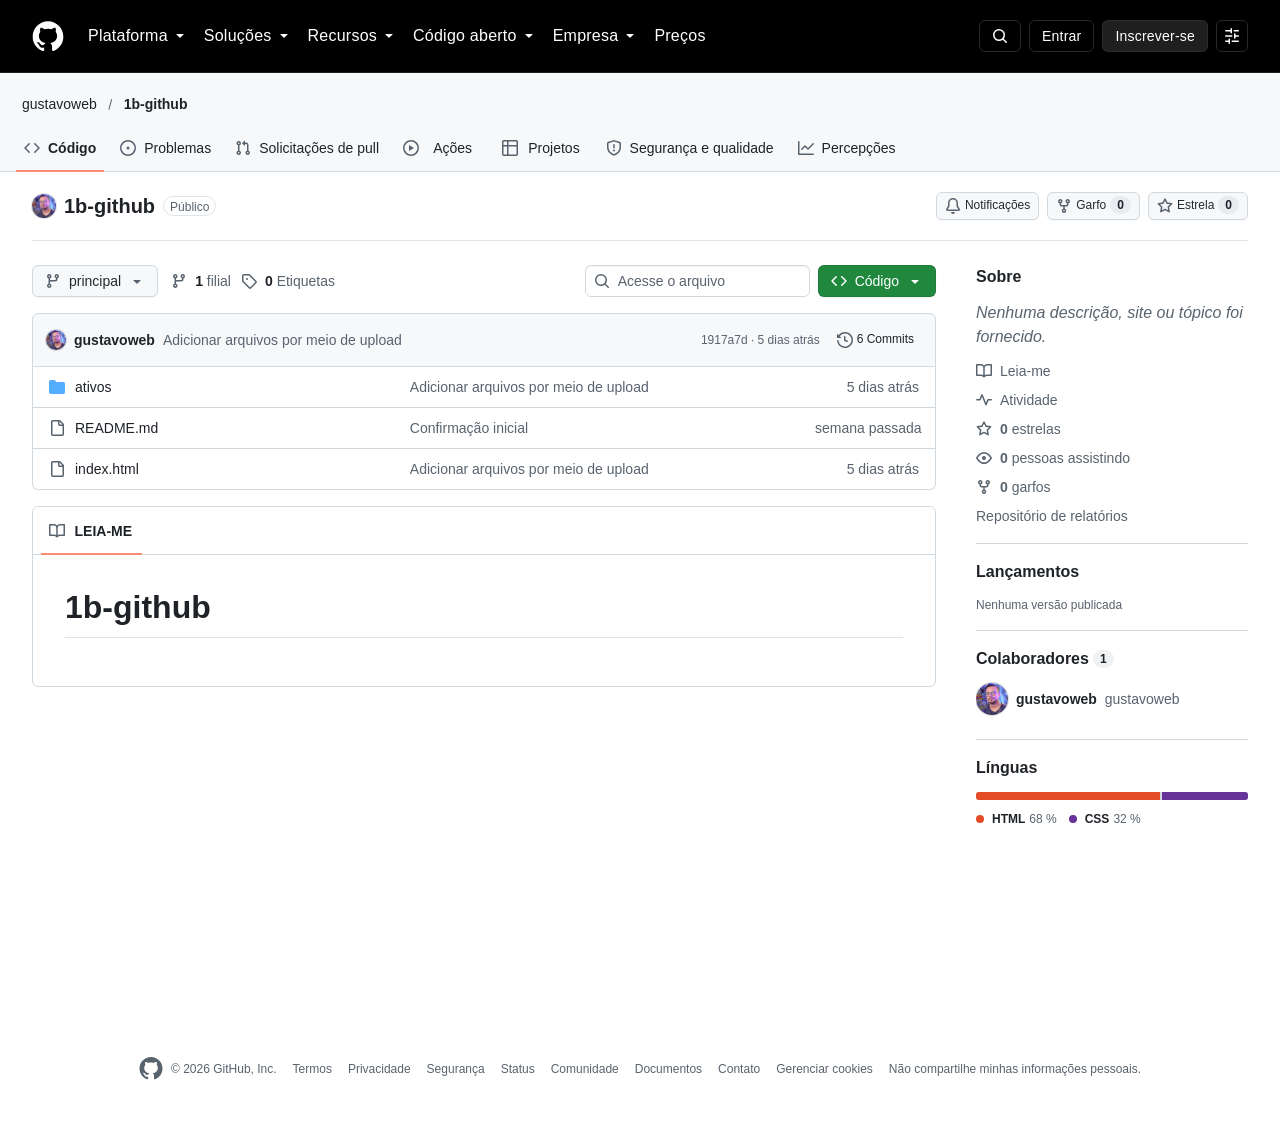
<file: GitHub - gustavoweb_1b-github · GitHub.html>
<!DOCTYPE html>
<!-- saved from url=(0014)about:internet -->
<html lang="pt" data-color-mode="auto" data-light-theme="light" data-dark-theme="dark" data-a11y-animated-images="system" data-a11y-link-underlines="true" data-turbo-loaded="" class="translated-ltr"><head><meta http-equiv="Content-Type" content="text/html; charset=UTF-8"><style type="text/css">.turbo-progress-bar {
  position: fixed;
  display: block;
  top: 0;
  left: 0;
  height: 3px;
  background: #0076ff;
  z-index: 2147483647;
  transition:
    width 300ms ease-out,
    opacity 150ms 150ms ease-in;
  transform: translate3d(0, 0, 0);
}
</style>
    
  <link rel="dns-prefetch" href="https://github.githubassets.com/">
  <link rel="dns-prefetch" href="https://avatars.githubusercontent.com/">
  <link rel="dns-prefetch" href="https://github-cloud.s3.amazonaws.com/">
  <link rel="dns-prefetch" href="https://user-images.githubusercontent.com/">
  <link rel="preconnect" href="https://github.githubassets.com/" crossorigin="">
  <link rel="preconnect" href="https://avatars.githubusercontent.com/">

<script type="importmap">{"imports":{"react":"https://github.githubassets.com/assets/react-e27d1b3e03961e68.js","react-dom":"https://github.githubassets.com/assets/react-dom-e5fd46a22d5c4058.js","react-dom/client":"https://github.githubassets.com/assets/react-dom-client-1b4a3ee065998cea.js","react-is":"https://github.githubassets.com/assets/react-is-e0b593954b4706d8.js","react-reconciler":"https://github.githubassets.com/assets/react-reconciler-8e99e505c4429605.js","react/compiler-runtime":"https://github.githubassets.com/assets/react-compiler-runtime-4610bd6d3de9c049.js","react/jsx-dev-runtime":"https://github.githubassets.com/assets/react-jsx-dev-runtime-ea55d68667d559e5.js","react/jsx-runtime":"https://github.githubassets.com/assets/react-jsx-runtime-4915cb0f5b3aff04.js","scheduler":"https://github.githubassets.com/assets/scheduler-58b860b049ca307c.js"}}</script>
<meta name="react-profiling" content="0" data-turbo-transient="true">
<meta name="react-import-map" content="react,react-dom,react-dom/client,react-dom/profiling,react-is,react-reconciler,react/compiler-runtime,react/jsx-dev-runtime,react/jsx-runtime,scheduler@777f63f87cd0" data-turbo-track="reload">
<link crossorigin="anonymous" rel="modulepreload" href="https://github.githubassets.com/assets/react-e27d1b3e03961e68.js">
<link crossorigin="anonymous" rel="modulepreload" href="https://github.githubassets.com/assets/react-compiler-runtime-4610bd6d3de9c049.js">
<link crossorigin="anonymous" rel="modulepreload" href="https://github.githubassets.com/assets/scheduler-58b860b049ca307c.js">
<link crossorigin="anonymous" rel="modulepreload" href="https://github.githubassets.com/assets/react-dom-e5fd46a22d5c4058.js">
<link crossorigin="anonymous" rel="modulepreload" href="https://github.githubassets.com/assets/react-dom-client-1b4a3ee065998cea.js">
<link crossorigin="anonymous" rel="modulepreload" href="https://github.githubassets.com/assets/react-is-e0b593954b4706d8.js">
<link crossorigin="anonymous" rel="modulepreload" href="https://github.githubassets.com/assets/react-jsx-runtime-4915cb0f5b3aff04.js">
<link crossorigin="anonymous" rel="modulepreload" href="https://github.githubassets.com/assets/react-reconciler-8e99e505c4429605.js">

  


  <link crossorigin="anonymous" media="all" rel="stylesheet" href="./GitHub - gustavoweb_1b-github · GitHub_files/light-3a3d2c708970e4e8.css"><link crossorigin="anonymous" media="all" rel="stylesheet" href="./GitHub - gustavoweb_1b-github · GitHub_files/light_high_contrast-9c7b506bdc5ea73f.css"><link crossorigin="anonymous" media="all" rel="stylesheet" href="./GitHub - gustavoweb_1b-github · GitHub_files/dark-c9dacb4ec19616db.css"><link crossorigin="anonymous" media="all" rel="stylesheet" href="./GitHub - gustavoweb_1b-github · GitHub_files/dark_high_contrast-5ef38214a3eabc7d.css"><link data-color-theme="light" crossorigin="anonymous" media="all" rel="stylesheet" data-href="https://github.githubassets.com/assets/light-3a3d2c708970e4e8.css"><link data-color-theme="light_high_contrast" crossorigin="anonymous" media="all" rel="stylesheet" data-href="https://github.githubassets.com/assets/light_high_contrast-9c7b506bdc5ea73f.css"><link data-color-theme="light_colorblind" crossorigin="anonymous" media="all" rel="stylesheet" data-href="https://github.githubassets.com/assets/light_colorblind-3862d92e8cad06f0.css"><link data-color-theme="light_colorblind_high_contrast" crossorigin="anonymous" media="all" rel="stylesheet" data-href="https://github.githubassets.com/assets/light_colorblind_high_contrast-554f83c57e146400.css"><link data-color-theme="light_tritanopia" crossorigin="anonymous" media="all" rel="stylesheet" data-href="https://github.githubassets.com/assets/light_tritanopia-8a8312bd5594c79a.css"><link data-color-theme="light_tritanopia_high_contrast" crossorigin="anonymous" media="all" rel="stylesheet" data-href="https://github.githubassets.com/assets/light_tritanopia_high_contrast-26b9d9807a0334fb.css"><link data-color-theme="dark" crossorigin="anonymous" media="all" rel="stylesheet" data-href="https://github.githubassets.com/assets/dark-c9dacb4ec19616db.css"><link data-color-theme="dark_high_contrast" crossorigin="anonymous" media="all" rel="stylesheet" data-href="https://github.githubassets.com/assets/dark_high_contrast-5ef38214a3eabc7d.css"><link data-color-theme="dark_colorblind" crossorigin="anonymous" media="all" rel="stylesheet" data-href="https://github.githubassets.com/assets/dark_colorblind-bea0b289618fbfb6.css"><link data-color-theme="dark_colorblind_high_contrast" crossorigin="anonymous" media="all" rel="stylesheet" data-href="https://github.githubassets.com/assets/dark_colorblind_high_contrast-fe483dca5ad67edd.css"><link data-color-theme="dark_tritanopia" crossorigin="anonymous" media="all" rel="stylesheet" data-href="https://github.githubassets.com/assets/dark_tritanopia-7d4b8c531c77a24a.css"><link data-color-theme="dark_tritanopia_high_contrast" crossorigin="anonymous" media="all" rel="stylesheet" data-href="https://github.githubassets.com/assets/dark_tritanopia_high_contrast-edfb3968733aaf25.css"><link data-color-theme="dark_dimmed" crossorigin="anonymous" media="all" rel="stylesheet" data-href="https://github.githubassets.com/assets/dark_dimmed-1f24e8126354e7aa.css"><link data-color-theme="dark_dimmed_high_contrast" crossorigin="anonymous" media="all" rel="stylesheet" data-href="https://github.githubassets.com/assets/dark_dimmed_high_contrast-bb55737dcb13dc9b.css">

  <style type="text/css">
    :root {
      --tab-size-preference: 4;
    }

    pre, code {
      tab-size: var(--tab-size-preference);
    }
  </style>

    <link crossorigin="anonymous" media="all" rel="stylesheet" href="./GitHub - gustavoweb_1b-github · GitHub_files/primer-primitives-02e066689466a8cd.css">
    <link crossorigin="anonymous" media="all" rel="stylesheet" href="./GitHub - gustavoweb_1b-github · GitHub_files/primer-38ae573fa780d76a.css">
    <link crossorigin="anonymous" media="all" rel="stylesheet" href="./GitHub - gustavoweb_1b-github · GitHub_files/global-58d1122073b19732.css">
    <link crossorigin="anonymous" media="all" rel="stylesheet" href="./GitHub - gustavoweb_1b-github · GitHub_files/github-0b4a3ee3d18dc2f0.css">
  <link crossorigin="anonymous" media="all" rel="stylesheet" href="./GitHub - gustavoweb_1b-github · GitHub_files/repository-542ca59b4b92999d.css">
<link crossorigin="anonymous" media="all" rel="stylesheet" href="./GitHub - gustavoweb_1b-github · GitHub_files/code-b25a4886e30e3e5f.css">

  

  <script type="application/json" id="client-env">{"locale":"en","featureFlags":["actions_caches_react_shell","actions_enable_background_steps","actions_new_hosted_runner_image_select_sizes_and_versions","actions_runners_react_shell","agent_author_search_expansion","agent_author_search_expansion_ui_pulls","alternate_user_config_repo","async_conversion_coverage_enabled","billing_billable_licenses_cost_center_bucket_fix","billing_budget_expiration","billing_cost_center_list_assigned_resources","billing_discount_threshold_notification","code_quality_enablement_banner_targeting","code_quality_remove_preview","code_view_raf_sticky_lines","codespaces_prebuild_region_target_update","coding_agent_third_party_model_ui","copilot_agent_snippy","copilot_ahp_tool_call_timing","copilot_api_agentic_issue_marshal_yaml","copilot_automation_repo_mcp_servers","copilot_automations_pagination","copilot_base_model_policy_row","copilot_chat_auto_mode_v2","copilot_chat_clear_model_selection_for_default_change","copilot_chat_early_task_provisioning","copilot_chat_persist_session_drafts","copilot_chat_vision_dotcom_chat_ga_gate","copilot_css_textarea_autosize","copilot_custom_copilots","copilot_custom_copilots_feature_preview","copilot_duplicate_thread","copilot_extensions_removal_on_marketplace","copilot_fix_failed_workflows_all_skus","copilot_hide_hovercard","copilot_immersive_task_hyperlinking","copilot_mc_cli_resume_any_users_task","copilot_mission_control_agent_merge_fix_ci","copilot_mission_control_agent_merge_resolve_conflicts","copilot_mission_control_ahp_pings","copilot_mission_control_awps_batching","copilot_mission_control_early_stop","copilot_mission_control_managed_sandbox_environments","copilot_mission_control_needs_attention","copilot_mission_control_reasoning_effort","copilot_mission_control_reuse_project_workspace","copilot_mission_control_sandbox_remote_bypass","copilot_mission_control_task_alive_updates","copilot_mission_control_task_sharing","copilot_org_policy_page_focus_mode","copilot_share_active_subthread","copilot_spaces_ga","copilot_spaces_individual_policies_ga","copilot_swe_agent_authorization_status_ui","copilot_swe_agent_automation_resource_scoped_writes","copilot_swe_agent_discussion_comment_trigger","copilot_swe_agent_discussion_opened_trigger","copilot_swe_agent_discussion_updated_trigger","copilot_swe_agent_hide_model_picker_if_only_auto","copilot_swe_agent_issue_assigned_trigger","copilot_swe_agent_issue_comment_trigger","copilot_swe_agent_issue_labeled_trigger","copilot_swe_agent_pr_comment_model_picker","copilot_swe_agent_pull_request_assigned_trigger","copilot_swe_agent_pull_request_comment_trigger","copilot_swe_agent_pull_request_labeled_trigger","copilot_swe_agent_pull_request_merged_trigger","copilot_swe_agent_pull_request_opened_trigger","copilot_swe_agent_pull_request_ready_for_review_trigger","copilot_swe_agent_pull_request_review_requested_trigger","copilot_swe_agent_pull_request_review_submitted_trigger","copilot_swe_agent_pull_request_synchronize_trigger","copilot_swe_agent_sub_issue_added_trigger","copilot_swe_agent_use_subagents","copilot_task_api_github_rest_style","copilot_task_scoped_alive_channel","copilot_token_based_billing","copilot_unconfigured_is_inherited","copilot_user_can_upgrade_plan_field","copilot_web_integration_cutover","copilot_workbench_sunset_redirect","dashboard_agents_module_auth_token_check","dashboard_indexeddb_caching","fgpat_permissions_selector_redesign","glc_code_quality_repo_settings_workflow_config","hyperspace_2025_logged_out_batch_1","hyperspace_2025_logged_out_batch_2","hyperspace_2025_logged_out_batch_3","in_product_messaging_datadog_monitoring","ipm_ubb_individual_budget_banner","issue_fields_multi_select","issue_inline_avatars","issue_pinned_views","issue_pinned_views_team_vs_personal","issue_relative_time_micro","issue_viewer_paved_path","issues_expanded_file_types","issues_hide_closed_sub_issues","issues_lazy_load_comment_box_suggestions","issues_react_chrome_container_query_fix","labels_archiving","labels_archiving_info","landing_pages_ninetailed","lifecycle_label_name_updates","marketing_cookie_consent_banner","marketing_pages_search_explore_provider","memex_default_issue_create_repository","memex_live_update_hovercard","memex_mwl_filter_field_delimiter","memex_remove_deprecated_type_issue","merge_queue_restricted_pushers_warning","merge_status_header_feedback","milestone_closed_issues_prioritization","octocaptcha_origin_optimization","primer_react_css_anchor_positioning","primer_react_merged_forwarded_refs","primer_react_timeline_list_semantics","prs_copilot_app_open_action","prs_css_anchor_positioning","pull_request_copilot_attribution_header","pull_request_overview_merge_control","pull_request_overview_panel_edit_description","pull_request_persister","pull_request_stacks_navigation_shortcuts","pull_request_virtualization_image_estimate","pull_request_virtualization_loader_batching","pull_request_virtualization_scroll_compensation","pull_request_virtualization_scroll_intent","quick_search_lazy_suggestions","react_blob_isolate_code_lines","react_blob_ssr_content_visibility","react_data_router_nonblocking_revalidation","react_data_router_tanstack_allowed","react_logged_out_repository_header","react_query_props_with_key","react_sandbox_future_tanstack","repo_app_turbo","repo_issues_sidebar_layout","repo_pulls_dashboard_ga","repo_pulls_dashboard_persistence","repos_contributors_limited_default_range","review_involves_filter","rule_ignored_file_paths","rulesets_actor_list_editor","sample_network_conn_type","security_center_artifact_filters_popover","see_who_reacted","semantic_similarity_duplicate_issue_detection","session_logs_ungroup_reasoning_text","set_sha256_on_repo_creation_form","site_banner_desktop_copilot_app","site_ghca_pixel_mona","site_github_app_ga_page","site_github_app_ga_page_highlight","site_github_app_mobile_native_share","site_global_banner_dev_days_attendee","site_landing_pages_disable_hero_animations","site_landing_pages_stable_canvas_position","speculation_rules_ui_service","suggest_custom_property_values_copilot","suppress_automated_browser_vitals","swp_forms_disable_octocaptcha","thread_resolution_reason","trusted_types_policies","universe26_banners_virt","update_issue_suggestions","viewscreen_sandbox","warn_inaccessible_attachments","webp_support","workstream_plugin_bootstrap"],"githubDomain":"https://github.com","copilotApiOverrideUrl":"https://api.githubcopilot.com","cmcApiUrl":"https://api.github.com/cmc_internal/api"}</script>
<script crossorigin="anonymous" type="module" src="./GitHub - gustavoweb_1b-github · GitHub_files/high-contrast-cookie-6946d89892498b4c.js.download"></script>
<link crossorigin="anonymous" rel="modulepreload" href="https://github.githubassets.com/assets/wp-runtime-c4add51a6f5cf643.js">
<link crossorigin="anonymous" rel="modulepreload" href="https://github.githubassets.com/assets/app-foundation-71e74aca45a2c757.js">
<link crossorigin="anonymous" rel="modulepreload" href="https://github.githubassets.com/assets/app-runtime-e674540d54849b57.js">
<link crossorigin="anonymous" rel="modulepreload" href="https://github.githubassets.com/assets/fetch-utilities-f66f42a084b728f7.js">
<link crossorigin="anonymous" rel="modulepreload" href="https://github.githubassets.com/assets/ser-bfcafe59f7bf19c3.js">
<link crossorigin="anonymous" rel="modulepreload" href="https://github.githubassets.com/assets/tp-4b19735107e17aad.js">
<script crossorigin="anonymous" type="module" src="./GitHub - gustavoweb_1b-github · GitHub_files/environment-c1f70aab674f77c8.js.download" defer="defer"></script>
<link crossorigin="anonymous" media="all" rel="stylesheet" href="./GitHub - gustavoweb_1b-github · GitHub_files/app-runtime.24f5c9150f392cc0.module.css">
<link crossorigin="anonymous" rel="modulepreload" href="https://github.githubassets.com/assets/catalyst-5bc36fa5a846f5a0.js">
<link crossorigin="anonymous" rel="modulepreload" href="https://github.githubassets.com/assets/selector-observer-7ae05416e4a383ae.js">
<link crossorigin="anonymous" rel="modulepreload" href="https://github.githubassets.com/assets/relative-time-element-bd833b2c55eec185.js">
<link crossorigin="anonymous" rel="modulepreload" href="https://github.githubassets.com/assets/by-473024a3f6cb3892.js">
<link crossorigin="anonymous" rel="modulepreload" href="https://github.githubassets.com/assets/ja9-b94de714266ba389.js">
<link crossorigin="anonymous" rel="modulepreload" href="https://github.githubassets.com/assets/3h-58b64de9cf94c187.js">
<link crossorigin="anonymous" rel="modulepreload" href="https://github.githubassets.com/assets/hk-0f7e7279bf741cc1.js">
<link crossorigin="anonymous" rel="modulepreload" href="https://github.githubassets.com/assets/jz5-19f5840f01b67db2.js">
<link crossorigin="anonymous" rel="modulepreload" href="https://github.githubassets.com/assets/hj-ece3bec966e8a2b6.js">
<link crossorigin="anonymous" rel="modulepreload" href="https://github.githubassets.com/assets/j0-e3c0cf644824069a.js">
<script crossorigin="anonymous" type="module" src="./GitHub - gustavoweb_1b-github · GitHub_files/github-elements-9009e7240206b68d.js.download" defer="defer"></script>
<script crossorigin="anonymous" type="module" src="./GitHub - gustavoweb_1b-github · GitHub_files/element-registry-ec3d94809596728d.js.download" defer="defer"></script>
<link crossorigin="anonymous" rel="modulepreload" href="https://github.githubassets.com/assets/runtime-helpers-b7e0a61126a143c7.js">
<link crossorigin="anonymous" rel="modulepreload" href="https://github.githubassets.com/assets/aria-live-5e29bcc254718030.js">
<link crossorigin="anonymous" rel="modulepreload" href="https://github.githubassets.com/assets/hotkey-c8899bfd61abc3fe.js">
<link crossorigin="anonymous" rel="modulepreload" href="https://github.githubassets.com/assets/react-core-9805d764bfaaf96c.js">
<link crossorigin="anonymous" rel="modulepreload" href="https://github.githubassets.com/assets/a9-62b99c0e8869248c.js">
<link crossorigin="anonymous" rel="modulepreload" href="https://github.githubassets.com/assets/urv-515451075b174bab.js">
<link crossorigin="anonymous" rel="modulepreload" href="https://github.githubassets.com/assets/4t-f1181f796eb9ea15.js">
<link crossorigin="anonymous" rel="modulepreload" href="https://github.githubassets.com/assets/pb-d76be1362f1dd31e.js">
<link crossorigin="anonymous" rel="modulepreload" href="https://github.githubassets.com/assets/6n-b72a71e2477d5d76.js">
<link crossorigin="anonymous" rel="modulepreload" href="https://github.githubassets.com/assets/zj-caa8129e3459fabe.js">
<link crossorigin="anonymous" rel="modulepreload" href="https://github.githubassets.com/assets/o6-83ca676b360e8833.js">
<link crossorigin="anonymous" rel="modulepreload" href="https://github.githubassets.com/assets/h9a-2b97d607f57d1e8b.js">
<link crossorigin="anonymous" rel="modulepreload" href="https://github.githubassets.com/assets/js-1a05f02cacc02d47.js">
<link crossorigin="anonymous" rel="modulepreload" href="https://github.githubassets.com/assets/qb-c3cae9d09d4965bd.js">
<link crossorigin="anonymous" rel="modulepreload" href="https://github.githubassets.com/assets/unc-02389c9418913605.js">
<link crossorigin="anonymous" rel="modulepreload" href="https://github.githubassets.com/assets/nu5-c95e9365197cdb2d.js">
<script crossorigin="anonymous" type="module" src="./GitHub - gustavoweb_1b-github · GitHub_files/behaviors-bd4967deae5e1944.js.download" defer="defer"></script>
<link crossorigin="anonymous" media="all" rel="stylesheet" href="./GitHub - gustavoweb_1b-github · GitHub_files/react-core.87fa061dc051f8b3.module.css">
<link crossorigin="anonymous" rel="modulepreload" href="https://github.githubassets.com/assets/n9c-f102d668611bf201.js">
<script crossorigin="anonymous" type="module" src="./GitHub - gustavoweb_1b-github · GitHub_files/codespaces-2a6bd2df4af1acd4.js.download" defer="defer"></script>
<link crossorigin="anonymous" rel="modulepreload" href="https://github.githubassets.com/assets/liv-5ba2be907eba37d2.js">
<script crossorigin="anonymous" type="module" src="./GitHub - gustavoweb_1b-github · GitHub_files/repositories-5309f79a4e3047f3.js.download" defer="defer"></script>
<script crossorigin="anonymous" type="module" src="./GitHub - gustavoweb_1b-github · GitHub_files/code-menu-5f0aef10b41e1e8b.js.download" defer="defer"></script>
  
  <link crossorigin="anonymous" rel="modulepreload" href="https://github.githubassets.com/assets/primer-react-13c90abd21a03955.js">
<link crossorigin="anonymous" rel="modulepreload" href="https://github.githubassets.com/assets/op-62eb80a0bb6d6b09.js">
<link crossorigin="anonymous" rel="modulepreload" href="https://github.githubassets.com/assets/nc-c6493acd4a9a53cb.js">
<link crossorigin="anonymous" rel="modulepreload" href="https://github.githubassets.com/assets/qmp-f0256da0d9a22116.js">
<link crossorigin="anonymous" rel="modulepreload" href="https://github.githubassets.com/assets/j6-1dc594fa7c0ceb36.js">
<link crossorigin="anonymous" rel="modulepreload" href="https://github.githubassets.com/assets/t7l-8b0d4f3655bf535e.js">
<link crossorigin="anonymous" rel="modulepreload" href="https://github.githubassets.com/assets/4u-bdd88d7cbfa8cd99.js">
<link crossorigin="anonymous" rel="modulepreload" href="https://github.githubassets.com/assets/s07-83e99be04123974b.js">
<link crossorigin="anonymous" rel="modulepreload" href="https://github.githubassets.com/assets/y5-d2d832f3e2866c5b.js">
<link crossorigin="anonymous" rel="modulepreload" href="https://github.githubassets.com/assets/n4-c5777d10c8b4e392.js">
<link crossorigin="anonymous" rel="modulepreload" href="https://github.githubassets.com/assets/j8-2e734c23896a33bb.js">
<link crossorigin="anonymous" rel="modulepreload" href="https://github.githubassets.com/assets/la-27ea91f01fa7ffcf.js">
<link crossorigin="anonymous" rel="modulepreload" href="https://github.githubassets.com/assets/ck-2cd9e0657d776458.js">
<link crossorigin="anonymous" rel="modulepreload" href="https://github.githubassets.com/assets/ftx-773ef6972adbb32c.js">
<link crossorigin="anonymous" rel="modulepreload" href="https://github.githubassets.com/assets/7r4-d39b13584de04b32.js">
<link crossorigin="anonymous" rel="modulepreload" href="https://github.githubassets.com/assets/ric-f7768b7aa01ff80e.js">
<link crossorigin="anonymous" rel="modulepreload" href="https://github.githubassets.com/assets/pd7-842f2286b5aa1009.js">
<link crossorigin="anonymous" rel="modulepreload" href="https://github.githubassets.com/assets/86g-dffecec336e77800.js">
<link crossorigin="anonymous" rel="modulepreload" href="https://github.githubassets.com/assets/sng-82ecf6fe99c62d2b.js">
<link crossorigin="anonymous" rel="modulepreload" href="https://github.githubassets.com/assets/iq-f22722af456fcf90.js">
<link crossorigin="anonymous" rel="modulepreload" href="https://github.githubassets.com/assets/p2-349d23ad8773a3d8.js">
<link crossorigin="anonymous" rel="modulepreload" href="https://github.githubassets.com/assets/v2-c204002f1013e231.js">
<link crossorigin="anonymous" rel="modulepreload" href="https://github.githubassets.com/assets/4d-d66ebfb6ba20a7d6.js">
<link crossorigin="anonymous" rel="modulepreload" href="https://github.githubassets.com/assets/7u-7300dd006faafdbf.js">
<link crossorigin="anonymous" rel="modulepreload" href="https://github.githubassets.com/assets/lf-67a3dc224538080d.js">
<link crossorigin="anonymous" rel="modulepreload" href="https://github.githubassets.com/assets/2-cc8963f70f3f718e.js">
<link crossorigin="anonymous" rel="modulepreload" href="https://github.githubassets.com/assets/e3-f523c37ea2b7bd33.js">
<link crossorigin="anonymous" rel="modulepreload" href="https://github.githubassets.com/assets/p2u-86627fa9a1b4d6d6.js">
<link crossorigin="anonymous" rel="modulepreload" href="https://github.githubassets.com/assets/aci-ea20e0a34d2aa34f.js">
<link crossorigin="anonymous" rel="modulepreload" href="https://github.githubassets.com/assets/qo-403e41744ff25ed7.js">
<link crossorigin="anonymous" rel="modulepreload" href="https://github.githubassets.com/assets/pu-23e6de5e22e00c9d.js">
<link crossorigin="anonymous" rel="modulepreload" href="https://github.githubassets.com/assets/ks-6304921fc71e9705.js">
<link crossorigin="anonymous" rel="modulepreload" href="https://github.githubassets.com/assets/0wl-c1f63d1faed81562.js">
<link crossorigin="anonymous" rel="modulepreload" href="https://github.githubassets.com/assets/cu-2e6b8534df4f0e21.js">
<link crossorigin="anonymous" rel="modulepreload" href="https://github.githubassets.com/assets/l1n-6c9687c92b7bf0b6.js">
<link crossorigin="anonymous" rel="modulepreload" href="https://github.githubassets.com/assets/dw-69a730ff15a39976.js">
<link crossorigin="anonymous" rel="modulepreload" href="https://github.githubassets.com/assets/47-7f375eca16166ef6.js">
<link crossorigin="anonymous" rel="modulepreload" href="https://github.githubassets.com/assets/lzs-c43463c81a73b8fd.js">
<link crossorigin="anonymous" rel="modulepreload" href="https://github.githubassets.com/assets/id-80379349223a478a.js">
<link crossorigin="anonymous" rel="modulepreload" href="https://github.githubassets.com/assets/1qk-64989dd83a3df5b9.js">
<link crossorigin="anonymous" rel="modulepreload" href="https://github.githubassets.com/assets/vro-ada3638e6cdff120.js">
<link crossorigin="anonymous" rel="modulepreload" href="https://github.githubassets.com/assets/vz1-1d9c14ed5bc5313b.js">
<link crossorigin="anonymous" rel="modulepreload" href="https://github.githubassets.com/assets/4s-329d06fe2adb226e.js">
<script crossorigin="anonymous" type="module" src="./GitHub - gustavoweb_1b-github · GitHub_files/code-view-fdf567fcce9df0a7.js.download" defer="defer"></script>
<link crossorigin="anonymous" media="all" rel="stylesheet" href="./GitHub - gustavoweb_1b-github · GitHub_files/primer-react-css.b3e5d651631108a3.module.css">
<link crossorigin="anonymous" media="all" rel="stylesheet" href="./GitHub - gustavoweb_1b-github · GitHub_files/0wl.e4a798931189690c.module.css">
<link crossorigin="anonymous" media="all" rel="stylesheet" href="./GitHub - gustavoweb_1b-github · GitHub_files/code-view.22d83eef6fb2270a.module.css">


  <title>GitHub - gustavoweb/1b-github · GitHub</title>



  <meta name="route-pattern" content="/:user_id/:repository" data-turbo-transient="">
  <meta name="route-controller" content="files" data-turbo-transient="">
  <meta name="route-action" content="disambiguate" data-turbo-transient="">
  <meta name="fetch-nonce" content="v2:25c1d5c5-e21a-4a6e-04d3-cacc39a7a4c8">

    
  <meta name="current-catalog-service-hash" content="f3abb0cc802f3d7b95fc8762b94bdcb13bf39634c40c357301c4aa1d67a256fb">


  <meta name="request-id" content="20E0:22651F:8432:C0DA:6ACF815F" data-pjax-transient="true"><meta name="html-safe-nonce" content="69906b6d65daba756132711bf6c174da297aed88e4e5c5101e6b6bca1ad692c9" data-pjax-transient="true"><meta name="visitor-payload" content="[base64]" data-pjax-transient="true"><meta name="visitor-hmac" content="b0b3d8f5830d22483bdd3c46055ab8f8352a353c8a1fa71ee7f97f6b64a7d51d" data-pjax-transient="true">


    <meta name="hovercard-subject-tag" content="repository:1407234892" data-turbo-transient="">


  <meta name="github-keyboard-shortcuts" content="repository,copilot" data-turbo-transient="true">
  

  <meta name="selected-link" value="repo_source" data-turbo-transient="">
  <link rel="assets" href="https://github.githubassets.com/">

    <meta name="google-site-verification" content="Apib7-x98H0j5cPqHWwSMm6dNU4GmODRoqxLiDzdx9I">

<meta name="octolytics-url" content="https://collector.github.com/github/collect">





  <meta name="analytics-location" content="/&lt;user-name&gt;/&lt;repo-name&gt;" data-turbo-transient="true">

  




    <meta name="user-login" content="">

  

    <meta name="viewport" content="width=device-width">

    

      <meta name="description" content="Contribute to gustavoweb/1b-github development by creating an account on GitHub.">

      <link rel="search" type="application/opensearchdescription+xml" href="https://github.com/opensearch.xml" title="GitHub">

    <link rel="fluid-icon" href="https://github.com/fluidicon.png" title="GitHub">
    <meta property="fb:app_id" content="1401488693436528">
    <meta name="apple-itunes-app" content="app-id=1477376905, app-argument=https://github.com/gustavoweb/1b-github">

      <meta name="twitter:image" content="https://opengraph.githubassets.com/471fdc169cb8e696a53d386d55837a698acb718f754ff6ea38bfbff1b1b524cb/gustavoweb/1b-github"><meta name="twitter:site" content="@github"><meta name="twitter:card" content="summary_large_image"><meta name="twitter:title" content="GitHub - gustavoweb/1b-github"><meta name="twitter:description" content="Contribute to gustavoweb/1b-github development by creating an account on GitHub.">
  <meta property="og:image" content="https://opengraph.githubassets.com/471fdc169cb8e696a53d386d55837a698acb718f754ff6ea38bfbff1b1b524cb/gustavoweb/1b-github"><meta property="og:image:alt" content="Contribute to gustavoweb/1b-github development by creating an account on GitHub."><meta property="og:image:width" content="1200"><meta property="og:image:height" content="600"><meta property="og:site_name" content="GitHub"><meta property="og:type" content="object"><meta property="og:title" content="GitHub - gustavoweb/1b-github"><meta property="og:url" content="https://github.com/gustavoweb/1b-github"><meta property="og:description" content="Contribute to gustavoweb/1b-github development by creating an account on GitHub.">
  




      <meta name="hostname" content="github.com">



        <meta name="expected-hostname" content="github.com">


  <meta http-equiv="x-pjax-version" content="44caffa0a1357ac37ffc1788433cbc71b71b5c7570d0f3923d2c44c141d545ef" data-turbo-track="reload">
  <meta http-equiv="x-pjax-csp-version" content="c4a65e47b0c850e1157ae8e66298070851d7e3b558038de5a3b4ff7a93e630ed" data-turbo-track="reload">
  <meta http-equiv="x-pjax-css-version" content="29e3e619e13ed4b9386c950d46470e37da904acb4e96237d9ce12fcfbc801992" data-turbo-track="reload">
  <meta http-equiv="x-pjax-js-version" content="82cc52336fd48ba51e3a2786437e7ddf3afb424bfd7e8b53ceb58086cf37b158" data-turbo-track="reload">

  <meta name="turbo-cache-control" content="no-preview" data-turbo-transient="">

      <meta name="turbo-cache-control" content="no-cache" data-turbo-transient="">

    <meta data-hydrostats="publish">

  <meta name="go-import" content="github.com/gustavoweb/1b-github git https://github.com/gustavoweb/1b-github.git">

  <meta name="octolytics-dimension-user_id" content="19807921"><meta name="octolytics-dimension-user_login" content="gustavoweb"><meta name="octolytics-dimension-repository_id" content="1407234892"><meta name="octolytics-dimension-repository_nwo" content="gustavoweb/1b-github"><meta name="octolytics-dimension-repository_public" content="true"><meta name="octolytics-dimension-repository_is_fork" content="false"><meta name="octolytics-dimension-repository_network_root_id" content="1407234892"><meta name="octolytics-dimension-repository_network_root_nwo" content="gustavoweb/1b-github">
  



    

    <meta name="turbo-body-classes" content="logged-out env-production page-responsive">
  <meta name="disable-turbo" content="false">


  <meta name="browser-stats-url" content="https://api.github.com/_private/browser/stats">


  <meta name="browser-errors-url" content="https://api.github.com/_private/browser/errors">

  <meta name="release" content="ea86120c0c488b5f5b84255de482c4e45bbd1bec" data-turbo-track="reload">
  <meta name="ui-target" content="full">

  <link rel="mask-icon" href="https://github.githubassets.com/assets/pinned-octocat-093da3e6fa40.svg" color="#000000">
  <link rel="alternate icon" class="js-site-favicon" type="image/png" href="https://github.githubassets.com/favicons/favicon.png">
  <link rel="icon" class="js-site-favicon" type="image/svg+xml" href="https://github.githubassets.com/favicons/favicon.svg" data-base-href="https://github.githubassets.com/favicons/favicon">

<meta name="theme-color" content="#1e2327">
<meta name="color-scheme" content="light dark">


  <link rel="manifest" href="https://github.com/manifest.json" crossorigin="use-credentials">

  <link data-rspack="@github-ui/github-ui:chunk-kq9" rel="stylesheet" href="./GitHub - gustavoweb_1b-github · GitHub_files/kq9.a74912bb67c39e0b.module.css" crossorigin="anonymous"><link data-rspack="@github-ui/github-ui:chunk-bvx" rel="stylesheet" href="./GitHub - gustavoweb_1b-github · GitHub_files/bvx.6fe29c91552719d8.module.css" crossorigin="anonymous"><link data-rspack="@github-ui/github-ui:chunk-u2l" rel="stylesheet" href="./GitHub - gustavoweb_1b-github · GitHub_files/u2l.65ddcd57ba390623.module.css" crossorigin="anonymous"><link data-rspack="@github-ui/github-ui:chunk-jdp" rel="stylesheet" href="./GitHub - gustavoweb_1b-github · GitHub_files/jdp.9090d6b25ad25f14.module.css" crossorigin="anonymous"><link data-rspack="@github-ui/github-ui:chunk-vu" rel="stylesheet" href="./GitHub - gustavoweb_1b-github · GitHub_files/vu.069ac66d4924be51.module.css" crossorigin="anonymous"><link type="text/css" rel="stylesheet" charset="UTF-8" href="./GitHub - gustavoweb_1b-github · GitHub_files/m=el_main_css"></head>

  <body class="logged-out env-production page-responsive" style="word-wrap: break-word;">
    <div data-turbo-body="" class="logged-out env-production page-responsive" style="word-wrap: break-word;">
      <div id="__primerPortalRoot__" style="z-index: 1000; position: absolute; width: 100%;" data-turbo-permanent=""></div>
      

    <div class="position-relative header-wrapper js-header-wrapper ">
      <a href="https://github.com/gustavoweb/1b-github#start-of-content" data-skip-target-assigned="false" class="px-2 tmp-py-4 color-bg-accent-emphasis color-fg-on-emphasis show-on-focus js-skip-to-content"><font dir="auto" style="vertical-align: inherit;"><font dir="auto" style="vertical-align: inherit;">Ir para o conteúdo</font></font></a>

      <span data-view-component="true" class="progress-pjax-loader Progress position-fixed width-full">
    <span style="width: 0%;" data-view-component="true" class="Progress-item progress-pjax-loader-bar left-0 top-0 color-bg-accent-emphasis"></span>
</span>      
      <link crossorigin="anonymous" rel="modulepreload" href="https://github.githubassets.com/assets/j2-d8c15a6aae553b3c.js" fetchpriority="low">
<link crossorigin="anonymous" rel="modulepreload" href="https://github.githubassets.com/assets/keyboard-shortcuts-dialog-86b801babc53f6e6.js" fetchpriority="low">
<link crossorigin="anonymous" media="all" rel="stylesheet" href="./GitHub - gustavoweb_1b-github · GitHub_files/primer-react-css.b3e5d651631108a3.module.css">
<link crossorigin="anonymous" media="all" rel="stylesheet" href="./GitHub - gustavoweb_1b-github · GitHub_files/keyboard-shortcuts-dialog.4ea5b602ab854e6d.module.css">

<react-partial partial-name="keyboard-shortcuts-dialog" data-ssr="false" data-attempted-ssr="false" data-react-profiling="false" data-catalyst="" class="loaded">
  
  <script type="application/json" data-target="react-partial.embeddedData">{"props":{"docsUrl":"https://docs.github.com/get-started/accessibility/keyboard-shortcuts"}}</script>
  <div data-target="react-partial.reactRoot"><div class="d-none"></div></div>
</react-partial>





      

          <link crossorigin="anonymous" rel="modulepreload" href="https://github.githubassets.com/assets/app-install-banner-partial-fc677587fd0852fe.js" fetchpriority="low">
<link crossorigin="anonymous" media="all" rel="stylesheet" href="./GitHub - gustavoweb_1b-github · GitHub_files/primer-react-css.b3e5d651631108a3.module.css">
<link crossorigin="anonymous" media="all" rel="stylesheet" href="./GitHub - gustavoweb_1b-github · GitHub_files/app-install-banner-partial.6ab411b0af3cd282.module.css">

<react-partial partial-name="app-install-banner-partial" data-ssr="false" data-attempted-ssr="false" data-react-profiling="false" data-catalyst="" class="loaded">
  
  <script type="application/json" data-target="react-partial.embeddedData">{"props":{}}</script>
  <div data-target="react-partial.reactRoot"></div>
</react-partial>


          

                <link crossorigin="anonymous" rel="modulepreload" href="https://github.githubassets.com/assets/et9-2279d628e7f40bd7.js" fetchpriority="low">
<link crossorigin="anonymous" rel="modulepreload" href="https://github.githubassets.com/assets/7o-9f01ad99478baf00.js" fetchpriority="low">
<link crossorigin="anonymous" rel="modulepreload" href="https://github.githubassets.com/assets/fz-b23f6138726ccc09.js" fetchpriority="low">
<link crossorigin="anonymous" rel="modulepreload" href="https://github.githubassets.com/assets/c0-b09336246a674ec5.js" fetchpriority="low">
<link crossorigin="anonymous" rel="modulepreload" href="https://github.githubassets.com/assets/hw-4323a26524c649cc.js" fetchpriority="low">
<link crossorigin="anonymous" rel="modulepreload" href="https://github.githubassets.com/assets/e4-d4469fe3db7b28ec.js" fetchpriority="low">
<link crossorigin="anonymous" rel="modulepreload" href="https://github.githubassets.com/assets/53-a95bc94b09fcadb7.js" fetchpriority="low">
<link crossorigin="anonymous" rel="modulepreload" href="https://github.githubassets.com/assets/marketing-header-d40beeac2f5df40e.js" fetchpriority="low">
<link crossorigin="anonymous" media="all" rel="stylesheet" href="./GitHub - gustavoweb_1b-github · GitHub_files/primer-react-css.b3e5d651631108a3.module.css">
<link crossorigin="anonymous" media="all" rel="stylesheet" href="./GitHub - gustavoweb_1b-github · GitHub_files/primer-react-brand-css.075720f2d87777ef.module.css">
<link crossorigin="anonymous" media="all" rel="stylesheet" href="./GitHub - gustavoweb_1b-github · GitHub_files/marketing-header.5dd12c2ca4e68787.module.css">

<react-partial partial-name="marketing-header" data-ssr="true" data-attempted-ssr="true" data-react-profiling="false" data-catalyst="" class="loaded">
  
  <script type="application/json" data-target="react-partial.embeddedData">{"props":{"color_mode":"dark","logged_in":false,"marketing_page":false,"home_path":"/","login_path":"/login?return_to=https%3A%2F%2Fgithub.com%2Fgustavoweb%2F1b-github","signup_path":"/signup?ref_cta=Sign+up\u0026ref_loc=header+logged+out\u0026ref_page=%2F%3Cuser-name%3E%2F%3Crepo-name%3E\u0026source=header-repo\u0026source_repo=gustavoweb%2F1b-github","signup_enabled":true,"is_signup_controller":false,"show_search_and_nav":true,"hide_search":false,"private_mode_enabled":false,"should_use_dotcom_links":true,"auth_hydro_click":"{\"event_type\":\"authentication.click\",\"payload\":{\"location_in_page\":\"site header menu\",\"repository_id\":null,\"auth_type\":\"SIGN_UP\",\"originating_url\":\"https://github.com/gustavoweb/1b-github\",\"user_id\":null}}","auth_hydro_click_hmac":"01070aa9115ec6fc8053d4fc0836d34d4ae381e570df5173a948a5c34445653c","overlay":false,"fixed":false}}</script>
  <div data-target="react-partial.reactRoot"><div data-color-mode="dark" data-light-theme="light" data-dark-theme="dark"><header class="root__q6pgdo HeaderMktg header-logged-out" role="banner" data-marketing-header="true" data-color-mode="dark" data-light-theme="light" data-dark-theme="dark" data-is-top="true"><h2 class="visuallyHidden__TIbnmb"><font dir="auto" style="vertical-align: inherit;"><font dir="auto" style="vertical-align: inherit;">Menu de navegação</font></font></h2><button type="button" class="backdrop__rMNFxs" aria-label="Fechar menu de navegação"></button><div class="bar__cF4m1O"><div class="topRow__-dqkhM"><div class="toggleSlot__-ODxSX"><button type="button" class="toggle__kPg75-" aria-label="Alternar navegação" aria-expanded="false"><span class="toggleBar__8J10Uq"></span><span class="toggleBar__8J10Uq"></span><span class="toggleBar__8J10Uq"></span></button></div><a href="https://github.com/" aria-label="Página inicial" class="logo__bX9RKh" data-analytics-event="{&quot;action&quot;:&quot;homepage&quot;,&quot;tag&quot;:&quot;link&quot;,&quot;context&quot;:&quot;logo&quot;,&quot;location&quot;:&quot;header&quot;,&quot;label&quot;:&quot;homepage_link_logo_header&quot;}"><svg data-component="Octicon" aria-hidden="true" focusable="false" class="octicon octicon-mark-github" viewBox="0 0 24 24" width="32" height="32" fill="currentColor" display="inline-block" overflow="visible" style="vertical-align:text-bottom"><path d="M10.226 17.284c-2.965-.36-5.054-2.493-5.054-5.256 0-1.123.404-2.336 1.078-3.144-.292-.741-.247-2.314.09-2.965.898-.112 2.111.36 2.83 1.01.853-.269 1.752-.404 2.853-.404 1.1 0 1.999.135 2.807.382.696-.629 1.932-1.1 2.83-.988.315.606.36 2.179.067 2.942.72.854 1.101 2 1.101 3.167 0 2.763-2.089 4.852-5.098 5.234.763.494 1.28 1.572 1.28 2.807v2.336c0 .674.561 1.056 1.235.786 4.066-1.55 7.255-5.615 7.255-10.646C23.5 6.188 18.334 1 11.978 1 5.62 1 .5 6.188.5 12.545c0 4.986 3.167 9.12 7.435 10.669.606.225 1.19-.18 1.19-.786V20.63a2.9 2.9 0 0 1-1.078.224c-1.483 0-2.359-.808-2.987-2.313-.247-.607-.517-.966-1.034-1.033-.27-.023-.359-.135-.359-.27 0-.27.45-.471.898-.471.652 0 1.213.404 1.797 1.235.45.651.921.943 1.483.943.561 0 .92-.202 1.437-.719.382-.381.674-.718.944-.943"></path></svg></a><div class="mobileActions__8F9jkX"><a class="Primer_Brand__Button-module__Button___scH9Z Primer_Brand__Button-module__Button--subtle___F7pEE Primer_Brand__Button-module__Button--size-small___zQrEw cta__xkenoh" href="https://github.com/login?return_to=https%3A%2F%2Fgithub.com%2Fgustavoweb%2F1b-github" data-analytics-event="{&quot;action&quot;:&quot;sign_in&quot;,&quot;tag&quot;:&quot;link&quot;,&quot;context&quot;:&quot;auth_cta&quot;,&quot;location&quot;:&quot;header&quot;,&quot;label&quot;:&quot;sign_in_link_auth_cta_header&quot;}" data-hydro-click="{&quot;event_type&quot;:&quot;authentication.click&quot;,&quot;payload&quot;:{&quot;location_in_page&quot;:&quot;site header menu&quot;,&quot;repository_id&quot;:null,&quot;auth_type&quot;:&quot;SIGN_UP&quot;,&quot;originating_url&quot;:&quot;https://github.com/gustavoweb/1b-github&quot;,&quot;user_id&quot;:null}}" data-hydro-click-hmac="01070aa9115ec6fc8053d4fc0836d34d4ae381e570df5173a948a5c34445653c"><span class="Primer_Brand__Button-module__Button__text___ED0bX"><span class="Primer_Brand__Text-module__Text___XeGJJ Primer_Brand__Text-module__Text-font--mona-sans___a8XJD Primer_Brand__Text-module__Text--default___GhPh_ Primer_Brand__Text-module__Text--100___B2ueX Primer_Brand__Text-module__Text--weight-medium___qJKf_ Primer_Brand__Button-module__Button--label___qrkyz Primer_Brand__Button-module__Button--label-subtle___8ndWH"><font dir="auto" style="vertical-align: inherit;"><font dir="auto" style="vertical-align: inherit;">Entrar</font></font></span></span></a><button class="Primer_Brand__Button-module__Button___scH9Z Primer_Brand__Button-module__Button--subtle___F7pEE Primer_Brand__Button-module__Button--size-small___zQrEw trigger__VWDtQ2" type="button" aria-haspopup="dialog" aria-labelledby="_R_3dd_"><span class="Primer_Brand__Button-module__Button__leading-visual___jjtTe" data-testid="Button-leading-visual"><svg data-component="Octicon" focusable="false" aria-hidden="true" class="octicon octicon-sliders Primer_Brand__Button-module__Button__icon-visual____qybb" viewBox="0 0 16 16" width="16" height="16" fill="currentColor" display="inline-block" overflow="visible" style="vertical-align:text-bottom"><path d="M15 2.75a.75.75 0 0 1-.75.75h-4a.75.75 0 0 1 0-1.5h4a.75.75 0 0 1 .75.75Zm-8.5.75v1.25a.75.75 0 0 0 1.5 0v-4a.75.75 0 0 0-1.5 0V2H1.75a.75.75 0 0 0 0 1.5H6.5Zm1.25 5.25a.75.75 0 0 0 0-1.5h-6a.75.75 0 0 0 0 1.5h6ZM15 8a.75.75 0 0 1-.75.75H11.5V10a.75.75 0 1 1-1.5 0V6a.75.75 0 0 1 1.5 0v1.25h2.75A.75.75 0 0 1 15 8Zm-9 5.25v-2a.75.75 0 0 0-1.5 0v1.25H1.75a.75.75 0 0 0 0 1.5H4.5v1.25a.75.75 0 0 0 1.5 0v-2Zm9 0a.75.75 0 0 1-.75.75h-6a.75.75 0 0 1 0-1.5h6a.75.75 0 0 1 .75.75Z"></path></svg></span></button><div class="Primer_Brand__Tooltip-module__Tooltip___0Eipx" data-direction="s" aria-hidden="true" id="_R_3dd_" popover="auto"><font dir="auto" style="vertical-align: inherit;"><font dir="auto" style="vertical-align: inherit;">Configurações de aparência</font></font></div></div></div><div class="menu__2EHTkB"><div class="menuWrapper__Vmk5KX"><nav class="nav__mHQXuz" aria-label="Global"><ul class="list__2Gh7vS"><li><div class="container__KHyzq4"><button type="button" class="button__qiVZaY" aria-expanded="false" aria-controls="_R_nd_"><font dir="auto" style="vertical-align: inherit;"><font dir="auto" style="vertical-align: inherit;">Plataforma</font></font><svg data-component="Octicon" aria-hidden="true" focusable="false" class="octicon octicon-triangle-right buttonIcon__44FXu9" viewBox="0 0 16 16" width="16" height="16" fill="currentColor" display="inline-block" overflow="visible" style="vertical-align:text-bottom"><path d="m6.427 4.427 3.396 3.396a.25.25 0 0 1 0 .354l-3.396 3.396A.25.25 0 0 1 6 11.396V4.604a.25.25 0 0 1 .427-.177Z"></path></svg></button><div id="_R_nd_" class="dropdown__jv_u56"><ul class="list__F2oFju"><li><div class="group__i-sw4v"><span class="Primer_Brand__Text-module__Text___XeGJJ Primer_Brand__Text-module__Text-font--monospace___QXHDQ Primer_Brand__Text-module__Text--muted___rE6mh Primer_Brand__Text-module__Text--100___B2ueX Primer_Brand__Text-module__Text--weight-medium___qJKf_ title__g2f4Ur" id="_R_5knd_"><font dir="auto" style="vertical-align: inherit;"><font dir="auto" style="vertical-align: inherit;">CRIAÇÃO DE CÓDIGO DE IA</font></font></span><ul class="list__GYi3Jn" aria-labelledby="_R_5knd_"><li><a class="Primer_Brand__Link-module__Link___lF11y Primer_Brand__Link-module__Link--default___VRVW0 link__3viuP9" href="https://github.com/features/copilot" data-analytics-event="{&quot;action&quot;:&quot;github_copilot&quot;,&quot;tag&quot;:&quot;link&quot;,&quot;context&quot;:&quot;platform&quot;,&quot;location&quot;:&quot;navbar&quot;,&quot;label&quot;:&quot;github_copilot_link_platform_navbar&quot;}"><span class="Primer_Brand__Text-module__Text___XeGJJ Primer_Brand__Text-module__Text-font--mona-sans___a8XJD Primer_Brand__Text-module__Text--default___GhPh_ Primer_Brand__Text-module__Text--200____P1wy Primer_Brand__Text-module__Text--antialiased___TYoXS Primer_Brand__Link-module__Link--label___jM8Ty"><span class="Primer_Brand__Text-module__Text___XeGJJ Primer_Brand__Text-module__Text-font--mona-sans___a8XJD Primer_Brand__Text-module__Text--default___GhPh_ Primer_Brand__Text-module__Text--200____P1wy Primer_Brand__Text-module__Text--antialiased___TYoXS Primer_Brand__Text-module__Text--weight-medium___qJKf_ title__MTYMi3"><svg data-component="Octicon" aria-hidden="true" focusable="false" class="octicon octicon-copilot icon__Sf_Nku" viewBox="0 0 16 16" width="16" height="16" fill="currentColor" display="inline-block" overflow="visible" style="vertical-align:text-bottom"><path d="M7.998 15.035c-4.562 0-7.873-2.914-7.998-3.749V9.338c.085-.628.677-1.686 1.588-2.065.013-.07.024-.143.036-.218.029-.183.06-.384.126-.612-.201-.508-.254-1.084-.254-1.656 0-.87.128-1.769.693-2.484.579-.733 1.494-1.124 2.724-1.261 1.206-.134 2.262.034 2.944.765.05.053.096.108.139.165.044-.057.094-.112.143-.165.682-.731 1.738-.899 2.944-.765 1.23.137 2.145.528 2.724 1.261.566.715.693 1.614.693 2.484 0 .572-.053 1.148-.254 1.656.066.228.098.429.126.612.012.076.024.148.037.218.924.385 1.522 1.471 1.591 2.095v1.872c0 .766-3.351 3.795-8.002 3.795Zm0-1.485c2.28 0 4.584-1.11 5.002-1.433V7.862l-.023-.116c-.49.21-1.075.291-1.727.291-1.146 0-2.059-.327-2.71-.991A3.222 3.222 0 0 1 8 6.303a3.24 3.24 0 0 1-.544.743c-.65.664-1.563.991-2.71.991-.652 0-1.236-.081-1.727-.291l-.023.116v4.255c.419.323 2.722 1.433 5.002 1.433ZM6.762 2.83c-.193-.206-.637-.413-1.682-.297-1.019.113-1.479.404-1.713.7-.247.312-.369.789-.369 1.554 0 .793.129 1.171.308 1.371.162.181.519.379 1.442.379.853 0 1.339-.235 1.638-.54.315-.322.527-.827.617-1.553.117-.935-.037-1.395-.241-1.614Zm4.155-.297c-1.044-.116-1.488.091-1.681.297-.204.219-.359.679-.242 1.614.091.726.303 1.231.618 1.553.299.305.784.54 1.638.54.922 0 1.28-.198 1.442-.379.179-.2.308-.578.308-1.371 0-.765-.123-1.242-.37-1.554-.233-.296-.693-.587-1.713-.7Z"></path><path d="M6.25 9.037a.75.75 0 0 1 .75.75v1.501a.75.75 0 0 1-1.5 0V9.787a.75.75 0 0 1 .75-.75Zm4.25.75v1.501a.75.75 0 0 1-1.5 0V9.787a.75.75 0 0 1 1.5 0Z"></path></svg><font dir="auto" style="vertical-align: inherit;"><font dir="auto" style="vertical-align: inherit;">GitHub Copilot</font></font></span><span class="Primer_Brand__Text-module__Text___XeGJJ Primer_Brand__Text-module__Text-font--mona-sans___a8XJD Primer_Brand__Text-module__Text--muted___rE6mh Primer_Brand__Text-module__Text--200____P1wy Primer_Brand__Text-module__Text--antialiased___TYoXS subtitle__gxA0qn"><font dir="auto" style="vertical-align: inherit;"><font dir="auto" style="vertical-align: inherit;">Escreva códigos melhores com IA.</font></font></span></span></a></li><li><a class="Primer_Brand__Link-module__Link___lF11y Primer_Brand__Link-module__Link--default___VRVW0 link__3viuP9" href="https://github.com/features/ai/github-app" data-analytics-event="{&quot;action&quot;:&quot;github_copilot_app&quot;,&quot;tag&quot;:&quot;link&quot;,&quot;context&quot;:&quot;platform&quot;,&quot;location&quot;:&quot;navbar&quot;,&quot;label&quot;:&quot;github_copilot_app_link_platform_navbar&quot;}"><span class="Primer_Brand__Text-module__Text___XeGJJ Primer_Brand__Text-module__Text-font--mona-sans___a8XJD Primer_Brand__Text-module__Text--default___GhPh_ Primer_Brand__Text-module__Text--200____P1wy Primer_Brand__Text-module__Text--antialiased___TYoXS Primer_Brand__Link-module__Link--label___jM8Ty"><span class="Primer_Brand__Text-module__Text___XeGJJ Primer_Brand__Text-module__Text-font--mona-sans___a8XJD Primer_Brand__Text-module__Text--default___GhPh_ Primer_Brand__Text-module__Text--200____P1wy Primer_Brand__Text-module__Text--antialiased___TYoXS Primer_Brand__Text-module__Text--weight-medium___qJKf_ title__MTYMi3"><svg data-component="Octicon" aria-hidden="true" focusable="false" class="octicon octicon-mark-github icon__Sf_Nku" viewBox="0 0 16 16" width="16" height="16" fill="currentColor" display="inline-block" overflow="visible" style="vertical-align:text-bottom"><path d="M6.766 11.328c-2.063-.25-3.516-1.734-3.516-3.656 0-.781.281-1.625.75-2.188-.203-.515-.172-1.609.063-2.062.625-.078 1.468.25 1.968.703.594-.187 1.219-.281 1.985-.281.765 0 1.39.094 1.953.265.484-.437 1.344-.765 1.969-.687.218.422.25 1.515.046 2.047.5.593.766 1.39.766 2.203 0 1.922-1.453 3.375-3.547 3.64.531.344.89 1.094.89 1.954v1.625c0 .468.391.734.86.547C13.781 14.359 16 11.53 16 8.03 16 3.61 12.406 0 7.984 0 3.563 0 0 3.61 0 8.031a7.88 7.88 0 0 0 5.172 7.422c.422.156.828-.125.828-.547v-1.25c-.219.094-.5.156-.75.156-1.031 0-1.64-.562-2.078-1.609-.172-.422-.36-.672-.719-.719-.187-.015-.25-.093-.25-.187 0-.188.313-.328.625-.328.453 0 .844.281 1.25.86.313.452.64.655 1.031.655s.641-.14 1-.5c.266-.265.47-.5.657-.656"></path></svg><font dir="auto" style="vertical-align: inherit;"><font dir="auto" style="vertical-align: inherit;">Aplicativo GitHub Copilot</font></font></span><span class="Primer_Brand__Text-module__Text___XeGJJ Primer_Brand__Text-module__Text-font--mona-sans___a8XJD Primer_Brand__Text-module__Text--muted___rE6mh Primer_Brand__Text-module__Text--200____P1wy Primer_Brand__Text-module__Text--antialiased___TYoXS subtitle__gxA0qn"><font dir="auto" style="vertical-align: inherit;"><font dir="auto" style="vertical-align: inherit;">Direcione os agentes desde a emissão até a fusão.</font></font></span></span></a></li><li><a class="Primer_Brand__Link-module__Link___lF11y Primer_Brand__Link-module__Link--default___VRVW0 link__3viuP9" href="https://github.com/mcp" data-analytics-event="{&quot;action&quot;:&quot;mcp_registry&quot;,&quot;tag&quot;:&quot;link&quot;,&quot;context&quot;:&quot;platform&quot;,&quot;location&quot;:&quot;navbar&quot;,&quot;label&quot;:&quot;mcp_registry_link_platform_navbar&quot;}"><span class="Primer_Brand__Text-module__Text___XeGJJ Primer_Brand__Text-module__Text-font--mona-sans___a8XJD Primer_Brand__Text-module__Text--default___GhPh_ Primer_Brand__Text-module__Text--200____P1wy Primer_Brand__Text-module__Text--antialiased___TYoXS Primer_Brand__Link-module__Link--label___jM8Ty"><span class="Primer_Brand__Text-module__Text___XeGJJ Primer_Brand__Text-module__Text-font--mona-sans___a8XJD Primer_Brand__Text-module__Text--default___GhPh_ Primer_Brand__Text-module__Text--200____P1wy Primer_Brand__Text-module__Text--antialiased___TYoXS Primer_Brand__Text-module__Text--weight-medium___qJKf_ title__MTYMi3"><svg data-component="Octicon" aria-hidden="true" focusable="false" class="octicon octicon-mcp icon__Sf_Nku" viewBox="0 0 16 16" width="16" height="16" fill="currentColor" display="inline-block" overflow="visible" style="vertical-align:text-bottom"><path d="M5.52 1.12a3.578 3.578 0 0 1 6.078 2.98 3.578 3.578 0 0 1 2.982 6.08l-3.292 3.293a.252.252 0 0 0 0 .354l.843.843a.749.749 0 1 1-1.06 1.06l-.844-.843a1.75 1.75 0 0 1 0-2.474L13.52 9.12a2.08 2.08 0 0 0 0-2.94 2.08 2.08 0 0 0-2.94 0L7.731 9.03A.75.75 0 0 1 6.67 7.97l2.85-2.85a2.08 2.08 0 0 0 0-2.94 2.08 2.08 0 0 0-2.94 0l-4.799 4.8A.75.75 0 0 1 .72 5.92Z"></path><path d="M7.52 3.12a.749.749 0 1 1 1.06 1.06L5.731 7.03A2.079 2.079 0 0 0 8.67 9.97l2.85-2.85a.749.749 0 1 1 1.06 1.06l-2.849 2.85A3.578 3.578 0 0 1 4.67 5.97Z"></path></svg><font dir="auto" style="vertical-align: inherit;"><font dir="auto" style="vertical-align: inherit;">Registro MCP</font></font></span><span class="Primer_Brand__Text-module__Text___XeGJJ Primer_Brand__Text-module__Text-font--mona-sans___a8XJD Primer_Brand__Text-module__Text--muted___rE6mh Primer_Brand__Text-module__Text--200____P1wy Primer_Brand__Text-module__Text--antialiased___TYoXS subtitle__gxA0qn"><font dir="auto" style="vertical-align: inherit;"><font dir="auto" style="vertical-align: inherit;">Integrar ferramentas externas</font></font></span></span></a></li></ul></div></li><li><div class="group__i-sw4v"><span class="Primer_Brand__Text-module__Text___XeGJJ Primer_Brand__Text-module__Text-font--monospace___QXHDQ Primer_Brand__Text-module__Text--muted___rE6mh Primer_Brand__Text-module__Text--100___B2ueX Primer_Brand__Text-module__Text--weight-medium___qJKf_ title__g2f4Ur" id="_R_9knd_"><font dir="auto" style="vertical-align: inherit;"><font dir="auto" style="vertical-align: inherit;">FLUXOS DE TRABALHO DO DESENVOLVEDOR</font></font></span><ul class="list__GYi3Jn" aria-labelledby="_R_9knd_"><li><a class="Primer_Brand__Link-module__Link___lF11y Primer_Brand__Link-module__Link--default___VRVW0 link__3viuP9" href="https://github.com/features/actions" data-analytics-event="{&quot;action&quot;:&quot;actions&quot;,&quot;tag&quot;:&quot;link&quot;,&quot;context&quot;:&quot;platform&quot;,&quot;location&quot;:&quot;navbar&quot;,&quot;label&quot;:&quot;actions_link_platform_navbar&quot;}"><span class="Primer_Brand__Text-module__Text___XeGJJ Primer_Brand__Text-module__Text-font--mona-sans___a8XJD Primer_Brand__Text-module__Text--default___GhPh_ Primer_Brand__Text-module__Text--200____P1wy Primer_Brand__Text-module__Text--antialiased___TYoXS Primer_Brand__Link-module__Link--label___jM8Ty"><span class="Primer_Brand__Text-module__Text___XeGJJ Primer_Brand__Text-module__Text-font--mona-sans___a8XJD Primer_Brand__Text-module__Text--default___GhPh_ Primer_Brand__Text-module__Text--200____P1wy Primer_Brand__Text-module__Text--antialiased___TYoXS Primer_Brand__Text-module__Text--weight-medium___qJKf_ title__MTYMi3"><svg data-component="Octicon" aria-hidden="true" focusable="false" class="octicon octicon-workflow icon__Sf_Nku" viewBox="0 0 16 16" width="16" height="16" fill="currentColor" display="inline-block" overflow="visible" style="vertical-align:text-bottom"><path d="M0 1.75C0 .784.784 0 1.75 0h3.5C6.216 0 7 .784 7 1.75v3.5A1.75 1.75 0 0 1 5.25 7H4v4a1 1 0 0 0 1 1h4v-1.25C9 9.784 9.784 9 10.75 9h3.5c.966 0 1.75.784 1.75 1.75v3.5A1.75 1.75 0 0 1 14.25 16h-3.5A1.75 1.75 0 0 1 9 14.25v-.75H5A2.5 2.5 0 0 1 2.5 11V7h-.75A1.75 1.75 0 0 1 0 5.25Zm1.75-.25a.25.25 0 0 0-.25.25v3.5c0 .138.112.25.25.25h3.5a.25.25 0 0 0 .25-.25v-3.5a.25.25 0 0 0-.25-.25Zm9 9a.25.25 0 0 0-.25.25v3.5c0 .138.112.25.25.25h3.5a.25.25 0 0 0 .25-.25v-3.5a.25.25 0 0 0-.25-.25Z"></path></svg><font dir="auto" style="vertical-align: inherit;"><font dir="auto" style="vertical-align: inherit;">Ações</font></font></span><span class="Primer_Brand__Text-module__Text___XeGJJ Primer_Brand__Text-module__Text-font--mona-sans___a8XJD Primer_Brand__Text-module__Text--muted___rE6mh Primer_Brand__Text-module__Text--200____P1wy Primer_Brand__Text-module__Text--antialiased___TYoXS subtitle__gxA0qn"><font dir="auto" style="vertical-align: inherit;"><font dir="auto" style="vertical-align: inherit;">Automatize qualquer fluxo de trabalho</font></font></span></span></a></li><li><a class="Primer_Brand__Link-module__Link___lF11y Primer_Brand__Link-module__Link--default___VRVW0 link__3viuP9" href="https://github.com/features/codespaces" data-analytics-event="{&quot;action&quot;:&quot;codespaces&quot;,&quot;tag&quot;:&quot;link&quot;,&quot;context&quot;:&quot;platform&quot;,&quot;location&quot;:&quot;navbar&quot;,&quot;label&quot;:&quot;codespaces_link_platform_navbar&quot;}"><span class="Primer_Brand__Text-module__Text___XeGJJ Primer_Brand__Text-module__Text-font--mona-sans___a8XJD Primer_Brand__Text-module__Text--default___GhPh_ Primer_Brand__Text-module__Text--200____P1wy Primer_Brand__Text-module__Text--antialiased___TYoXS Primer_Brand__Link-module__Link--label___jM8Ty"><span class="Primer_Brand__Text-module__Text___XeGJJ Primer_Brand__Text-module__Text-font--mona-sans___a8XJD Primer_Brand__Text-module__Text--default___GhPh_ Primer_Brand__Text-module__Text--200____P1wy Primer_Brand__Text-module__Text--antialiased___TYoXS Primer_Brand__Text-module__Text--weight-medium___qJKf_ title__MTYMi3"><svg data-component="Octicon" aria-hidden="true" focusable="false" class="octicon octicon-codespaces icon__Sf_Nku" viewBox="0 0 16 16" width="16" height="16" fill="currentColor" display="inline-block" overflow="visible" style="vertical-align:text-bottom"><path d="M0 11.25c0-.966.784-1.75 1.75-1.75h12.5c.966 0 1.75.784 1.75 1.75v3A1.75 1.75 0 0 1 14.25 16H1.75A1.75 1.75 0 0 1 0 14.25Zm2-9.5C2 .784 2.784 0 3.75 0h8.5C13.216 0 14 .784 14 1.75v5a1.75 1.75 0 0 1-1.75 1.75h-8.5A1.75 1.75 0 0 1 2 6.75Zm1.75-.25a.25.25 0 0 0-.25.25v5c0 .138.112.25.25.25h8.5a.25.25 0 0 0 .25-.25v-5a.25.25 0 0 0-.25-.25Zm-2 9.5a.25.25 0 0 0-.25.25v3c0 .138.112.25.25.25h12.5a.25.25 0 0 0 .25-.25v-3a.25.25 0 0 0-.25-.25Z"></path><path d="M7 12.75a.75.75 0 0 1 .75-.75h4.5a.75.75 0 0 1 0 1.5h-4.5a.75.75 0 0 1-.75-.75Zm-4 0a.75.75 0 0 1 .75-.75h.5a.75.75 0 0 1 0 1.5h-.5a.75.75 0 0 1-.75-.75Z"></path></svg><font dir="auto" style="vertical-align: inherit;"><font dir="auto" style="vertical-align: inherit;">Espaços de código</font></font></span><span class="Primer_Brand__Text-module__Text___XeGJJ Primer_Brand__Text-module__Text-font--mona-sans___a8XJD Primer_Brand__Text-module__Text--muted___rE6mh Primer_Brand__Text-module__Text--200____P1wy Primer_Brand__Text-module__Text--antialiased___TYoXS subtitle__gxA0qn"><font dir="auto" style="vertical-align: inherit;"><font dir="auto" style="vertical-align: inherit;">Ambientes de desenvolvimento instantâneos</font></font></span></span></a></li><li><a class="Primer_Brand__Link-module__Link___lF11y Primer_Brand__Link-module__Link--default___VRVW0 link__3viuP9" href="https://github.com/features/issues" data-analytics-event="{&quot;action&quot;:&quot;issues&quot;,&quot;tag&quot;:&quot;link&quot;,&quot;context&quot;:&quot;platform&quot;,&quot;location&quot;:&quot;navbar&quot;,&quot;label&quot;:&quot;issues_link_platform_navbar&quot;}"><span class="Primer_Brand__Text-module__Text___XeGJJ Primer_Brand__Text-module__Text-font--mona-sans___a8XJD Primer_Brand__Text-module__Text--default___GhPh_ Primer_Brand__Text-module__Text--200____P1wy Primer_Brand__Text-module__Text--antialiased___TYoXS Primer_Brand__Link-module__Link--label___jM8Ty"><span class="Primer_Brand__Text-module__Text___XeGJJ Primer_Brand__Text-module__Text-font--mona-sans___a8XJD Primer_Brand__Text-module__Text--default___GhPh_ Primer_Brand__Text-module__Text--200____P1wy Primer_Brand__Text-module__Text--antialiased___TYoXS Primer_Brand__Text-module__Text--weight-medium___qJKf_ title__MTYMi3"><svg data-component="Octicon" aria-hidden="true" focusable="false" class="octicon octicon-issue-opened icon__Sf_Nku" viewBox="0 0 16 16" width="16" height="16" fill="currentColor" display="inline-block" overflow="visible" style="vertical-align:text-bottom"><path d="M8 9.5a1.5 1.5 0 1 0 0-3 1.5 1.5 0 0 0 0 3Z"></path><path d="M8 0a8 8 0 1 1 0 16A8 8 0 0 1 8 0ZM1.5 8a6.5 6.5 0 1 0 13 0 6.5 6.5 0 0 0-13 0Z"></path></svg><font dir="auto" style="vertical-align: inherit;"><font dir="auto" style="vertical-align: inherit;">Problemas</font></font></span><span class="Primer_Brand__Text-module__Text___XeGJJ Primer_Brand__Text-module__Text-font--mona-sans___a8XJD Primer_Brand__Text-module__Text--muted___rE6mh Primer_Brand__Text-module__Text--200____P1wy Primer_Brand__Text-module__Text--antialiased___TYoXS subtitle__gxA0qn"><font dir="auto" style="vertical-align: inherit;"><font dir="auto" style="vertical-align: inherit;">Planejar e acompanhar o trabalho</font></font></span></span></a></li><li><a class="Primer_Brand__Link-module__Link___lF11y Primer_Brand__Link-module__Link--default___VRVW0 link__3viuP9" href="https://github.com/features/code-review" data-analytics-event="{&quot;action&quot;:&quot;code_review&quot;,&quot;tag&quot;:&quot;link&quot;,&quot;context&quot;:&quot;platform&quot;,&quot;location&quot;:&quot;navbar&quot;,&quot;label&quot;:&quot;code_review_link_platform_navbar&quot;}"><span class="Primer_Brand__Text-module__Text___XeGJJ Primer_Brand__Text-module__Text-font--mona-sans___a8XJD Primer_Brand__Text-module__Text--default___GhPh_ Primer_Brand__Text-module__Text--200____P1wy Primer_Brand__Text-module__Text--antialiased___TYoXS Primer_Brand__Link-module__Link--label___jM8Ty"><span class="Primer_Brand__Text-module__Text___XeGJJ Primer_Brand__Text-module__Text-font--mona-sans___a8XJD Primer_Brand__Text-module__Text--default___GhPh_ Primer_Brand__Text-module__Text--200____P1wy Primer_Brand__Text-module__Text--antialiased___TYoXS Primer_Brand__Text-module__Text--weight-medium___qJKf_ title__MTYMi3"><svg data-component="Octicon" aria-hidden="true" focusable="false" class="octicon octicon-code icon__Sf_Nku" viewBox="0 0 16 16" width="16" height="16" fill="currentColor" display="inline-block" overflow="visible" style="vertical-align:text-bottom"><path d="m11.28 3.22 4.25 4.25a.75.75 0 0 1 0 1.06l-4.25 4.25a.749.749 0 0 1-1.275-.326.749.749 0 0 1 .215-.734L13.94 8l-3.72-3.72a.749.749 0 0 1 .326-1.275.749.749 0 0 1 .734.215Zm-6.56 0a.751.751 0 0 1 1.042.018.751.751 0 0 1 .018 1.042L2.06 8l3.72 3.72a.749.749 0 0 1-.326 1.275.749.749 0 0 1-.734-.215L.47 8.53a.75.75 0 0 1 0-1.06Z"></path></svg><font dir="auto" style="vertical-align: inherit;"><font dir="auto" style="vertical-align: inherit;">Revisão de código</font></font></span><span class="Primer_Brand__Text-module__Text___XeGJJ Primer_Brand__Text-module__Text-font--mona-sans___a8XJD Primer_Brand__Text-module__Text--muted___rE6mh Primer_Brand__Text-module__Text--200____P1wy Primer_Brand__Text-module__Text--antialiased___TYoXS subtitle__gxA0qn"><font dir="auto" style="vertical-align: inherit;"><font dir="auto" style="vertical-align: inherit;">Gerenciar alterações de código</font></font></span></span></a></li><li><a class="Primer_Brand__Link-module__Link___lF11y Primer_Brand__Link-module__Link--default___VRVW0 link__3viuP9" href="https://github.com/features/code-quality" data-analytics-event="{&quot;action&quot;:&quot;code_quality&quot;,&quot;tag&quot;:&quot;link&quot;,&quot;context&quot;:&quot;platform&quot;,&quot;location&quot;:&quot;navbar&quot;,&quot;label&quot;:&quot;code_quality_link_platform_navbar&quot;}"><span class="Primer_Brand__Text-module__Text___XeGJJ Primer_Brand__Text-module__Text-font--mona-sans___a8XJD Primer_Brand__Text-module__Text--default___GhPh_ Primer_Brand__Text-module__Text--200____P1wy Primer_Brand__Text-module__Text--antialiased___TYoXS Primer_Brand__Link-module__Link--label___jM8Ty"><span class="Primer_Brand__Text-module__Text___XeGJJ Primer_Brand__Text-module__Text-font--mona-sans___a8XJD Primer_Brand__Text-module__Text--default___GhPh_ Primer_Brand__Text-module__Text--200____P1wy Primer_Brand__Text-module__Text--antialiased___TYoXS Primer_Brand__Text-module__Text--weight-medium___qJKf_ title__MTYMi3"><svg data-component="Octicon" aria-hidden="true" focusable="false" class="octicon octicon-codescan-checkmark icon__Sf_Nku" viewBox="0 0 16 16" width="16" height="16" fill="currentColor" display="inline-block" overflow="visible" style="vertical-align:text-bottom"><path d="M10.28 6.28a.75.75 0 1 0-1.06-1.06L6.25 8.19l-.97-.97a.75.75 0 0 0-1.06 1.06l1.5 1.5a.75.75 0 0 0 1.06 0l3.5-3.5Z"></path><path d="M7.5 15a7.5 7.5 0 1 1 5.807-2.754l2.473 2.474a.749.749 0 0 1-.326 1.275.749.749 0 0 1-.734-.215l-2.474-2.473A7.472 7.472 0 0 1 7.5 15Zm0-13.5a6 6 0 1 0 4.094 10.386.748.748 0 0 1 .293-.292 6.002 6.002 0 0 0 1.117-6.486A6.002 6.002 0 0 0 7.5 1.5Z"></path></svg><font dir="auto" style="vertical-align: inherit;"><font dir="auto" style="vertical-align: inherit;">Qualidade do código</font></font></span><span class="Primer_Brand__Text-module__Text___XeGJJ Primer_Brand__Text-module__Text-font--mona-sans___a8XJD Primer_Brand__Text-module__Text--muted___rE6mh Primer_Brand__Text-module__Text--200____P1wy Primer_Brand__Text-module__Text--antialiased___TYoXS subtitle__gxA0qn"><font dir="auto" style="vertical-align: inherit;"><font dir="auto" style="vertical-align: inherit;">Garantir a qualidade na fusão</font></font></span></span></a></li></ul></div></li><li><div class="group__i-sw4v"><span class="Primer_Brand__Text-module__Text___XeGJJ Primer_Brand__Text-module__Text-font--monospace___QXHDQ Primer_Brand__Text-module__Text--muted___rE6mh Primer_Brand__Text-module__Text--100___B2ueX Primer_Brand__Text-module__Text--weight-medium___qJKf_ title__g2f4Ur" id="_R_dknd_"><font dir="auto" style="vertical-align: inherit;"><font dir="auto" style="vertical-align: inherit;">SEGURANÇA DE APLICAÇÕES</font></font></span><ul class="list__GYi3Jn" aria-labelledby="_R_dknd_"><li><a class="Primer_Brand__Link-module__Link___lF11y Primer_Brand__Link-module__Link--default___VRVW0 link__3viuP9" href="https://github.com/security/advanced-security" data-analytics-event="{&quot;action&quot;:&quot;github_advanced_security&quot;,&quot;tag&quot;:&quot;link&quot;,&quot;context&quot;:&quot;platform&quot;,&quot;location&quot;:&quot;navbar&quot;,&quot;label&quot;:&quot;github_advanced_security_link_platform_navbar&quot;}"><span class="Primer_Brand__Text-module__Text___XeGJJ Primer_Brand__Text-module__Text-font--mona-sans___a8XJD Primer_Brand__Text-module__Text--default___GhPh_ Primer_Brand__Text-module__Text--200____P1wy Primer_Brand__Text-module__Text--antialiased___TYoXS Primer_Brand__Link-module__Link--label___jM8Ty"><span class="Primer_Brand__Text-module__Text___XeGJJ Primer_Brand__Text-module__Text-font--mona-sans___a8XJD Primer_Brand__Text-module__Text--default___GhPh_ Primer_Brand__Text-module__Text--200____P1wy Primer_Brand__Text-module__Text--antialiased___TYoXS Primer_Brand__Text-module__Text--weight-medium___qJKf_ title__MTYMi3"><svg data-component="Octicon" aria-hidden="true" focusable="false" class="octicon octicon-shield-check icon__Sf_Nku" viewBox="0 0 16 16" width="16" height="16" fill="currentColor" display="inline-block" overflow="visible" style="vertical-align:text-bottom"><path d="m8.533.133 5.25 1.68A1.75 1.75 0 0 1 15 3.48V7c0 1.566-.32 3.182-1.303 4.682-.983 1.498-2.585 2.813-5.032 3.855a1.697 1.697 0 0 1-1.33 0c-2.447-1.042-4.049-2.357-5.032-3.855C1.32 10.182 1 8.566 1 7V3.48a1.75 1.75 0 0 1 1.217-1.667l5.25-1.68a1.748 1.748 0 0 1 1.066 0Zm-.61 1.429.001.001-5.25 1.68a.251.251 0 0 0-.174.237V7c0 1.36.275 2.666 1.057 3.859.784 1.194 2.121 2.342 4.366 3.298a.196.196 0 0 0 .154 0c2.245-.957 3.582-2.103 4.366-3.297C13.225 9.666 13.5 8.358 13.5 7V3.48a.25.25 0 0 0-.174-.238l-5.25-1.68a.25.25 0 0 0-.153 0ZM11.28 6.28l-3.5 3.5a.75.75 0 0 1-1.06 0l-1.5-1.5a.749.749 0 0 1 .326-1.275.749.749 0 0 1 .734.215l.97.97 2.97-2.97a.751.751 0 0 1 1.042.018.751.751 0 0 1 .018 1.042Z"></path></svg><font dir="auto" style="vertical-align: inherit;"><font dir="auto" style="vertical-align: inherit;">Segurança avançada do GitHub</font></font></span><span class="Primer_Brand__Text-module__Text___XeGJJ Primer_Brand__Text-module__Text-font--mona-sans___a8XJD Primer_Brand__Text-module__Text--muted___rE6mh Primer_Brand__Text-module__Text--200____P1wy Primer_Brand__Text-module__Text--antialiased___TYoXS subtitle__gxA0qn"><font dir="auto" style="vertical-align: inherit;"><font dir="auto" style="vertical-align: inherit;">Identificar e corrigir vulnerabilidades</font></font></span></span></a></li><li><a class="Primer_Brand__Link-module__Link___lF11y Primer_Brand__Link-module__Link--default___VRVW0 link__3viuP9" href="https://github.com/security/advanced-security/code-security" data-analytics-event="{&quot;action&quot;:&quot;code_security&quot;,&quot;tag&quot;:&quot;link&quot;,&quot;context&quot;:&quot;platform&quot;,&quot;location&quot;:&quot;navbar&quot;,&quot;label&quot;:&quot;code_security_link_platform_navbar&quot;}"><span class="Primer_Brand__Text-module__Text___XeGJJ Primer_Brand__Text-module__Text-font--mona-sans___a8XJD Primer_Brand__Text-module__Text--default___GhPh_ Primer_Brand__Text-module__Text--200____P1wy Primer_Brand__Text-module__Text--antialiased___TYoXS Primer_Brand__Link-module__Link--label___jM8Ty"><span class="Primer_Brand__Text-module__Text___XeGJJ Primer_Brand__Text-module__Text-font--mona-sans___a8XJD Primer_Brand__Text-module__Text--default___GhPh_ Primer_Brand__Text-module__Text--200____P1wy Primer_Brand__Text-module__Text--antialiased___TYoXS Primer_Brand__Text-module__Text--weight-medium___qJKf_ title__MTYMi3"><svg data-component="Octicon" aria-hidden="true" focusable="false" class="octicon octicon-code-square icon__Sf_Nku" viewBox="0 0 16 16" width="16" height="16" fill="currentColor" display="inline-block" overflow="visible" style="vertical-align:text-bottom"><path d="M0 1.75C0 .784.784 0 1.75 0h12.5C15.216 0 16 .784 16 1.75v12.5A1.75 1.75 0 0 1 14.25 16H1.75A1.75 1.75 0 0 1 0 14.25Zm1.75-.25a.25.25 0 0 0-.25.25v12.5c0 .138.112.25.25.25h12.5a.25.25 0 0 0 .25-.25V1.75a.25.25 0 0 0-.25-.25Zm7.47 3.97a.75.75 0 0 1 1.06 0l2 2a.75.75 0 0 1 0 1.06l-2 2a.749.749 0 0 1-1.275-.326.749.749 0 0 1 .215-.734L10.69 8 9.22 6.53a.75.75 0 0 1 0-1.06ZM6.78 6.53 5.31 8l1.47 1.47a.749.749 0 0 1-.326 1.275.749.749 0 0 1-.734-.215l-2-2a.75.75 0 0 1 0-1.06l2-2a.751.751 0 0 1 1.042.018.751.751 0 0 1 .018 1.042Z"></path></svg><font dir="auto" style="vertical-align: inherit;"><font dir="auto" style="vertical-align: inherit;">Segurança do código</font></font></span><span class="Primer_Brand__Text-module__Text___XeGJJ Primer_Brand__Text-module__Text-font--mona-sans___a8XJD Primer_Brand__Text-module__Text--muted___rE6mh Primer_Brand__Text-module__Text--200____P1wy Primer_Brand__Text-module__Text--antialiased___TYoXS subtitle__gxA0qn"><font dir="auto" style="vertical-align: inherit;"><font dir="auto" style="vertical-align: inherit;">Proteja seu código durante a construção.</font></font></span></span></a></li><li><a class="Primer_Brand__Link-module__Link___lF11y Primer_Brand__Link-module__Link--default___VRVW0 link__3viuP9" href="https://github.com/security/advanced-security/secret-protection" data-analytics-event="{&quot;action&quot;:&quot;secret_protection&quot;,&quot;tag&quot;:&quot;link&quot;,&quot;context&quot;:&quot;platform&quot;,&quot;location&quot;:&quot;navbar&quot;,&quot;label&quot;:&quot;secret_protection_link_platform_navbar&quot;}"><span class="Primer_Brand__Text-module__Text___XeGJJ Primer_Brand__Text-module__Text-font--mona-sans___a8XJD Primer_Brand__Text-module__Text--default___GhPh_ Primer_Brand__Text-module__Text--200____P1wy Primer_Brand__Text-module__Text--antialiased___TYoXS Primer_Brand__Link-module__Link--label___jM8Ty"><span class="Primer_Brand__Text-module__Text___XeGJJ Primer_Brand__Text-module__Text-font--mona-sans___a8XJD Primer_Brand__Text-module__Text--default___GhPh_ Primer_Brand__Text-module__Text--200____P1wy Primer_Brand__Text-module__Text--antialiased___TYoXS Primer_Brand__Text-module__Text--weight-medium___qJKf_ title__MTYMi3"><svg data-component="Octicon" aria-hidden="true" focusable="false" class="octicon octicon-lock icon__Sf_Nku" viewBox="0 0 16 16" width="16" height="16" fill="currentColor" display="inline-block" overflow="visible" style="vertical-align:text-bottom"><path d="M4 4a4 4 0 0 1 8 0v2h.25c.966 0 1.75.784 1.75 1.75v5.5A1.75 1.75 0 0 1 12.25 15h-8.5A1.75 1.75 0 0 1 2 13.25v-5.5C2 6.784 2.784 6 3.75 6H4Zm8.25 3.5h-8.5a.25.25 0 0 0-.25.25v5.5c0 .138.112.25.25.25h8.5a.25.25 0 0 0 .25-.25v-5.5a.25.25 0 0 0-.25-.25ZM10.5 6V4a2.5 2.5 0 1 0-5 0v2Z"></path></svg><font dir="auto" style="vertical-align: inherit;"><font dir="auto" style="vertical-align: inherit;">Proteção secreta</font></font></span><span class="Primer_Brand__Text-module__Text___XeGJJ Primer_Brand__Text-module__Text-font--mona-sans___a8XJD Primer_Brand__Text-module__Text--muted___rE6mh Primer_Brand__Text-module__Text--200____P1wy Primer_Brand__Text-module__Text--antialiased___TYoXS subtitle__gxA0qn"><font dir="auto" style="vertical-align: inherit;"><font dir="auto" style="vertical-align: inherit;">Pare os vazamentos antes que eles comecem.</font></font></span></span></a></li></ul></div></li><li><div class="group__i-sw4v hasSeparator__DZ8QkP"><span class="Primer_Brand__Text-module__Text___XeGJJ Primer_Brand__Text-module__Text-font--monospace___QXHDQ Primer_Brand__Text-module__Text--muted___rE6mh Primer_Brand__Text-module__Text--100___B2ueX Primer_Brand__Text-module__Text--weight-medium___qJKf_ title__g2f4Ur" id="_R_hknd_"><font dir="auto" style="vertical-align: inherit;"><font dir="auto" style="vertical-align: inherit;">EXPLORAR</font></font></span><ul class="list__GYi3Jn" aria-labelledby="_R_hknd_"><li><a class="Primer_Brand__Link-module__Link___lF11y Primer_Brand__Link-module__Link--default___VRVW0" href="https://github.com/why-github" data-analytics-event="{&quot;action&quot;:&quot;why_github&quot;,&quot;tag&quot;:&quot;link&quot;,&quot;context&quot;:&quot;platform&quot;,&quot;location&quot;:&quot;navbar&quot;,&quot;label&quot;:&quot;why_github_link_platform_navbar&quot;}"><span class="Primer_Brand__Text-module__Text___XeGJJ Primer_Brand__Text-module__Text-font--mona-sans___a8XJD Primer_Brand__Text-module__Text--default___GhPh_ Primer_Brand__Text-module__Text--200____P1wy Primer_Brand__Text-module__Text--antialiased___TYoXS Primer_Brand__Link-module__Link--label___jM8Ty"><font dir="auto" style="vertical-align: inherit;"><font dir="auto" style="vertical-align: inherit;">Por que o GitHub?</font></font></span></a></li><li><a class="Primer_Brand__Link-module__Link___lF11y Primer_Brand__Link-module__Link--default___VRVW0 Primer_Brand__Link-module__Link--is-external___xsncV" href="https://docs.github.com/" data-analytics-event="{&quot;action&quot;:&quot;documentation&quot;,&quot;tag&quot;:&quot;link&quot;,&quot;context&quot;:&quot;platform&quot;,&quot;location&quot;:&quot;navbar&quot;,&quot;label&quot;:&quot;documentation_link_platform_navbar&quot;}" target="_blank" rel="noreferrer"><span class="Primer_Brand__Text-module__Text___XeGJJ Primer_Brand__Text-module__Text-font--mona-sans___a8XJD Primer_Brand__Text-module__Text--default___GhPh_ Primer_Brand__Text-module__Text--200____P1wy Primer_Brand__Text-module__Text--antialiased___TYoXS Primer_Brand__Link-module__Link--label___jM8Ty"><font dir="auto" style="vertical-align: inherit;"><font dir="auto" style="vertical-align: inherit;">Documentação</font></font></span><svg data-component="Octicon" focusable="false" aria-label="Link externo" class="octicon octicon-link-external" role="img" viewBox="0 0 16 16" width="16" height="16" fill="currentColor" display="inline-block" overflow="visible" style="vertical-align:text-bottom"><path d="M3.75 2h3.5a.75.75 0 0 1 0 1.5h-3.5a.25.25 0 0 0-.25.25v8.5c0 .138.112.25.25.25h8.5a.25.25 0 0 0 .25-.25v-3.5a.75.75 0 0 1 1.5 0v3.5A1.75 1.75 0 0 1 12.25 14h-8.5A1.75 1.75 0 0 1 2 12.25v-8.5C2 2.784 2.784 2 3.75 2Zm6.854-1h4.146a.25.25 0 0 1 .25.25v4.146a.25.25 0 0 1-.427.177L13.03 4.03 9.28 7.78a.751.751 0 0 1-1.042-.018.751.751 0 0 1-.018-1.042l3.75-3.75-1.543-1.543A.25.25 0 0 1 10.604 1Z"></path></svg></a></li><li><a class="Primer_Brand__Link-module__Link___lF11y Primer_Brand__Link-module__Link--default___VRVW0 Primer_Brand__Link-module__Link--is-external___xsncV" href="https://github.blog/" data-analytics-event="{&quot;action&quot;:&quot;blog&quot;,&quot;tag&quot;:&quot;link&quot;,&quot;context&quot;:&quot;platform&quot;,&quot;location&quot;:&quot;navbar&quot;,&quot;label&quot;:&quot;blog_link_platform_navbar&quot;}" target="_blank" rel="noreferrer"><span class="Primer_Brand__Text-module__Text___XeGJJ Primer_Brand__Text-module__Text-font--mona-sans___a8XJD Primer_Brand__Text-module__Text--default___GhPh_ Primer_Brand__Text-module__Text--200____P1wy Primer_Brand__Text-module__Text--antialiased___TYoXS Primer_Brand__Link-module__Link--label___jM8Ty"><font dir="auto" style="vertical-align: inherit;"><font dir="auto" style="vertical-align: inherit;">Blog</font></font></span><svg data-component="Octicon" focusable="false" aria-label="Link externo" class="octicon octicon-link-external" role="img" viewBox="0 0 16 16" width="16" height="16" fill="currentColor" display="inline-block" overflow="visible" style="vertical-align:text-bottom"><path d="M3.75 2h3.5a.75.75 0 0 1 0 1.5h-3.5a.25.25 0 0 0-.25.25v8.5c0 .138.112.25.25.25h8.5a.25.25 0 0 0 .25-.25v-3.5a.75.75 0 0 1 1.5 0v3.5A1.75 1.75 0 0 1 12.25 14h-8.5A1.75 1.75 0 0 1 2 12.25v-8.5C2 2.784 2.784 2 3.75 2Zm6.854-1h4.146a.25.25 0 0 1 .25.25v4.146a.25.25 0 0 1-.427.177L13.03 4.03 9.28 7.78a.751.751 0 0 1-1.042-.018.751.751 0 0 1-.018-1.042l3.75-3.75-1.543-1.543A.25.25 0 0 1 10.604 1Z"></path></svg></a></li><li><a class="Primer_Brand__Link-module__Link___lF11y Primer_Brand__Link-module__Link--default___VRVW0 Primer_Brand__Link-module__Link--is-external___xsncV" href="https://github.blog/changelog" data-analytics-event="{&quot;action&quot;:&quot;changelog&quot;,&quot;tag&quot;:&quot;link&quot;,&quot;context&quot;:&quot;platform&quot;,&quot;location&quot;:&quot;navbar&quot;,&quot;label&quot;:&quot;changelog_link_platform_navbar&quot;}" target="_blank" rel="noreferrer"><span class="Primer_Brand__Text-module__Text___XeGJJ Primer_Brand__Text-module__Text-font--mona-sans___a8XJD Primer_Brand__Text-module__Text--default___GhPh_ Primer_Brand__Text-module__Text--200____P1wy Primer_Brand__Text-module__Text--antialiased___TYoXS Primer_Brand__Link-module__Link--label___jM8Ty"><font dir="auto" style="vertical-align: inherit;"><font dir="auto" style="vertical-align: inherit;">Registro de alterações</font></font></span><svg data-component="Octicon" focusable="false" aria-label="Link externo" class="octicon octicon-link-external" role="img" viewBox="0 0 16 16" width="16" height="16" fill="currentColor" display="inline-block" overflow="visible" style="vertical-align:text-bottom"><path d="M3.75 2h3.5a.75.75 0 0 1 0 1.5h-3.5a.25.25 0 0 0-.25.25v8.5c0 .138.112.25.25.25h8.5a.25.25 0 0 0 .25-.25v-3.5a.75.75 0 0 1 1.5 0v3.5A1.75 1.75 0 0 1 12.25 14h-8.5A1.75 1.75 0 0 1 2 12.25v-8.5C2 2.784 2.784 2 3.75 2Zm6.854-1h4.146a.25.25 0 0 1 .25.25v4.146a.25.25 0 0 1-.427.177L13.03 4.03 9.28 7.78a.751.751 0 0 1-1.042-.018.751.751 0 0 1-.018-1.042l3.75-3.75-1.543-1.543A.25.25 0 0 1 10.604 1Z"></path></svg></a></li><li><a class="Primer_Brand__Link-module__Link___lF11y Primer_Brand__Link-module__Link--default___VRVW0" href="https://github.com/marketplace" data-analytics-event="{&quot;action&quot;:&quot;marketplace&quot;,&quot;tag&quot;:&quot;link&quot;,&quot;context&quot;:&quot;platform&quot;,&quot;location&quot;:&quot;navbar&quot;,&quot;label&quot;:&quot;marketplace_link_platform_navbar&quot;}"><span class="Primer_Brand__Text-module__Text___XeGJJ Primer_Brand__Text-module__Text-font--mona-sans___a8XJD Primer_Brand__Text-module__Text--default___GhPh_ Primer_Brand__Text-module__Text--200____P1wy Primer_Brand__Text-module__Text--antialiased___TYoXS Primer_Brand__Link-module__Link--label___jM8Ty"><font dir="auto" style="vertical-align: inherit;"><font dir="auto" style="vertical-align: inherit;">Mercado</font></font></span></a></li></ul></div></li></ul><div class="trailingLinkContainer__bY9qr5"><a class="Primer_Brand__Link-module__Link___lF11y Primer_Brand__Link-module__Link--default___VRVW0 Primer_Brand__Link-module__Link--arrow-end___esdN8" href="https://github.com/features" data-analytics-event="{&quot;action&quot;:&quot;view_all_features&quot;,&quot;tag&quot;:&quot;link&quot;,&quot;context&quot;:&quot;platform&quot;,&quot;location&quot;:&quot;navbar&quot;,&quot;label&quot;:&quot;view_all_features_link_platform_navbar&quot;}"><span class="Primer_Brand__Text-module__Text___XeGJJ Primer_Brand__Text-module__Text-font--mona-sans___a8XJD Primer_Brand__Text-module__Text--default___GhPh_ Primer_Brand__Text-module__Text--200____P1wy Primer_Brand__Text-module__Text--antialiased___TYoXS Primer_Brand__Link-module__Link--label___jM8Ty"><font dir="auto" style="vertical-align: inherit;"><font dir="auto" style="vertical-align: inherit;">Ver todas as funcionalidades</font></font></span><svg class="Primer_Brand__ExpandableArrow-module__ExpandableArrow___aaZs9 Primer_Brand__Link-module__Link-arrow___yd78i" width="16" height="16" viewBox="0 0 16 16" fill="none" aria-hidden="true" focusable="false"><path fill="currentColor" d="M7.28033 3.21967C6.98744 2.92678 6.51256 2.92678 6.21967 3.21967C5.92678 3.51256 5.92678 3.98744 6.21967 4.28033L7.28033 3.21967ZM11 8L11.5303 8.53033C11.8232 8.23744 11.8232 7.76256 11.5303 7.46967L11 8ZM6.21967 11.7197C5.92678 12.0126 5.92678 12.4874 6.21967 12.7803C6.51256 13.0732 6.98744 13.0732 7.28033 12.7803L6.21967 11.7197ZM6.21967 4.28033L10.4697 8.53033L11.5303 7.46967L7.28033 3.21967L6.21967 4.28033ZM10.4697 7.46967L6.21967 11.7197L7.28033 12.7803L11.5303 8.53033L10.4697 7.46967Z"></path><path class="Primer_Brand__ExpandableArrow-module__ExpandableArrow-stem___0K8Hz" stroke="currentColor" d="M1.75 8H11" stroke-width="1.5" stroke-linecap="round"></path></svg></a></div></div></div></li><li><div class="container__KHyzq4"><button type="button" class="button__qiVZaY" aria-expanded="false" aria-controls="_R_17d_"><font dir="auto" style="vertical-align: inherit;"><font dir="auto" style="vertical-align: inherit;">Soluções</font></font><svg data-component="Octicon" aria-hidden="true" focusable="false" class="octicon octicon-triangle-right buttonIcon__44FXu9" viewBox="0 0 16 16" width="16" height="16" fill="currentColor" display="inline-block" overflow="visible" style="vertical-align:text-bottom"><path d="m6.427 4.427 3.396 3.396a.25.25 0 0 1 0 .354l-3.396 3.396A.25.25 0 0 1 6 11.396V4.604a.25.25 0 0 1 .427-.177Z"></path></svg></button><div id="_R_17d_" class="dropdown__jv_u56"><ul class="list__F2oFju"><li><div class="group__i-sw4v"><span class="Primer_Brand__Text-module__Text___XeGJJ Primer_Brand__Text-module__Text-font--monospace___QXHDQ Primer_Brand__Text-module__Text--muted___rE6mh Primer_Brand__Text-module__Text--100___B2ueX Primer_Brand__Text-module__Text--weight-medium___qJKf_ title__g2f4Ur" id="_R_5l7d_"><font dir="auto" style="vertical-align: inherit;"><font dir="auto" style="vertical-align: inherit;">POR TAMANHO DA EMPRESA</font></font></span><ul class="list__GYi3Jn" aria-labelledby="_R_5l7d_"><li><a class="Primer_Brand__Link-module__Link___lF11y Primer_Brand__Link-module__Link--default___VRVW0" href="https://github.com/enterprise" data-analytics-event="{&quot;action&quot;:&quot;enterprises&quot;,&quot;tag&quot;:&quot;link&quot;,&quot;context&quot;:&quot;solutions&quot;,&quot;location&quot;:&quot;navbar&quot;,&quot;label&quot;:&quot;enterprises_link_solutions_navbar&quot;}"><span class="Primer_Brand__Text-module__Text___XeGJJ Primer_Brand__Text-module__Text-font--mona-sans___a8XJD Primer_Brand__Text-module__Text--default___GhPh_ Primer_Brand__Text-module__Text--200____P1wy Primer_Brand__Text-module__Text--antialiased___TYoXS Primer_Brand__Link-module__Link--label___jM8Ty"><font dir="auto" style="vertical-align: inherit;"><font dir="auto" style="vertical-align: inherit;">Empresas</font></font></span></a></li><li><a class="Primer_Brand__Link-module__Link___lF11y Primer_Brand__Link-module__Link--default___VRVW0" href="https://github.com/team" data-analytics-event="{&quot;action&quot;:&quot;small_and_medium_teams&quot;,&quot;tag&quot;:&quot;link&quot;,&quot;context&quot;:&quot;solutions&quot;,&quot;location&quot;:&quot;navbar&quot;,&quot;label&quot;:&quot;small_and_medium_teams_link_solutions_navbar&quot;}"><span class="Primer_Brand__Text-module__Text___XeGJJ Primer_Brand__Text-module__Text-font--mona-sans___a8XJD Primer_Brand__Text-module__Text--default___GhPh_ Primer_Brand__Text-module__Text--200____P1wy Primer_Brand__Text-module__Text--antialiased___TYoXS Primer_Brand__Link-module__Link--label___jM8Ty"><font dir="auto" style="vertical-align: inherit;"><font dir="auto" style="vertical-align: inherit;">Equipes pequenas e médias</font></font></span></a></li><li><a class="Primer_Brand__Link-module__Link___lF11y Primer_Brand__Link-module__Link--default___VRVW0" href="https://github.com/enterprise/startups" data-analytics-event="{&quot;action&quot;:&quot;startups&quot;,&quot;tag&quot;:&quot;link&quot;,&quot;context&quot;:&quot;solutions&quot;,&quot;location&quot;:&quot;navbar&quot;,&quot;label&quot;:&quot;startups_link_solutions_navbar&quot;}"><span class="Primer_Brand__Text-module__Text___XeGJJ Primer_Brand__Text-module__Text-font--mona-sans___a8XJD Primer_Brand__Text-module__Text--default___GhPh_ Primer_Brand__Text-module__Text--200____P1wy Primer_Brand__Text-module__Text--antialiased___TYoXS Primer_Brand__Link-module__Link--label___jM8Ty"><font dir="auto" style="vertical-align: inherit;"><font dir="auto" style="vertical-align: inherit;">Startups</font></font></span></a></li><li><a class="Primer_Brand__Link-module__Link___lF11y Primer_Brand__Link-module__Link--default___VRVW0" href="https://github.com/solutions/industry/nonprofits" data-analytics-event="{&quot;action&quot;:&quot;nonprofits&quot;,&quot;tag&quot;:&quot;link&quot;,&quot;context&quot;:&quot;solutions&quot;,&quot;location&quot;:&quot;navbar&quot;,&quot;label&quot;:&quot;nonprofits_link_solutions_navbar&quot;}"><span class="Primer_Brand__Text-module__Text___XeGJJ Primer_Brand__Text-module__Text-font--mona-sans___a8XJD Primer_Brand__Text-module__Text--default___GhPh_ Primer_Brand__Text-module__Text--200____P1wy Primer_Brand__Text-module__Text--antialiased___TYoXS Primer_Brand__Link-module__Link--label___jM8Ty"><font dir="auto" style="vertical-align: inherit;"><font dir="auto" style="vertical-align: inherit;">Organizações sem fins lucrativos</font></font></span></a></li></ul></div></li><li><div class="group__i-sw4v"><span class="Primer_Brand__Text-module__Text___XeGJJ Primer_Brand__Text-module__Text-font--monospace___QXHDQ Primer_Brand__Text-module__Text--muted___rE6mh Primer_Brand__Text-module__Text--100___B2ueX Primer_Brand__Text-module__Text--weight-medium___qJKf_ title__g2f4Ur" id="_R_9l7d_"><font dir="auto" style="vertical-align: inherit;"><font dir="auto" style="vertical-align: inherit;">POR CASO DE USO</font></font></span><ul class="list__GYi3Jn" aria-labelledby="_R_9l7d_"><li><a class="Primer_Brand__Link-module__Link___lF11y Primer_Brand__Link-module__Link--default___VRVW0" href="https://github.com/solutions/use-case/app-modernization" data-analytics-event="{&quot;action&quot;:&quot;app_modernization&quot;,&quot;tag&quot;:&quot;link&quot;,&quot;context&quot;:&quot;solutions&quot;,&quot;location&quot;:&quot;navbar&quot;,&quot;label&quot;:&quot;app_modernization_link_solutions_navbar&quot;}"><span class="Primer_Brand__Text-module__Text___XeGJJ Primer_Brand__Text-module__Text-font--mona-sans___a8XJD Primer_Brand__Text-module__Text--default___GhPh_ Primer_Brand__Text-module__Text--200____P1wy Primer_Brand__Text-module__Text--antialiased___TYoXS Primer_Brand__Link-module__Link--label___jM8Ty"><font dir="auto" style="vertical-align: inherit;"><font dir="auto" style="vertical-align: inherit;">Modernização de aplicativos</font></font></span></a></li><li><a class="Primer_Brand__Link-module__Link___lF11y Primer_Brand__Link-module__Link--default___VRVW0" href="https://github.com/solutions/use-case/devsecops" data-analytics-event="{&quot;action&quot;:&quot;devsecops&quot;,&quot;tag&quot;:&quot;link&quot;,&quot;context&quot;:&quot;solutions&quot;,&quot;location&quot;:&quot;navbar&quot;,&quot;label&quot;:&quot;devsecops_link_solutions_navbar&quot;}"><span class="Primer_Brand__Text-module__Text___XeGJJ Primer_Brand__Text-module__Text-font--mona-sans___a8XJD Primer_Brand__Text-module__Text--default___GhPh_ Primer_Brand__Text-module__Text--200____P1wy Primer_Brand__Text-module__Text--antialiased___TYoXS Primer_Brand__Link-module__Link--label___jM8Ty"><font dir="auto" style="vertical-align: inherit;"><font dir="auto" style="vertical-align: inherit;">DevSecOps</font></font></span></a></li><li><a class="Primer_Brand__Link-module__Link___lF11y Primer_Brand__Link-module__Link--default___VRVW0" href="https://github.com/solutions/use-case/devops" data-analytics-event="{&quot;action&quot;:&quot;devops&quot;,&quot;tag&quot;:&quot;link&quot;,&quot;context&quot;:&quot;solutions&quot;,&quot;location&quot;:&quot;navbar&quot;,&quot;label&quot;:&quot;devops_link_solutions_navbar&quot;}"><span class="Primer_Brand__Text-module__Text___XeGJJ Primer_Brand__Text-module__Text-font--mona-sans___a8XJD Primer_Brand__Text-module__Text--default___GhPh_ Primer_Brand__Text-module__Text--200____P1wy Primer_Brand__Text-module__Text--antialiased___TYoXS Primer_Brand__Link-module__Link--label___jM8Ty"><font dir="auto" style="vertical-align: inherit;"><font dir="auto" style="vertical-align: inherit;">DevOps</font></font></span></a></li><li><a class="Primer_Brand__Link-module__Link___lF11y Primer_Brand__Link-module__Link--default___VRVW0" href="https://github.com/solutions/use-case/ci-cd" data-analytics-event="{&quot;action&quot;:&quot;ci/cd&quot;,&quot;tag&quot;:&quot;link&quot;,&quot;context&quot;:&quot;solutions&quot;,&quot;location&quot;:&quot;navbar&quot;,&quot;label&quot;:&quot;ci/cd_link_solutions_navbar&quot;}"><span class="Primer_Brand__Text-module__Text___XeGJJ Primer_Brand__Text-module__Text-font--mona-sans___a8XJD Primer_Brand__Text-module__Text--default___GhPh_ Primer_Brand__Text-module__Text--200____P1wy Primer_Brand__Text-module__Text--antialiased___TYoXS Primer_Brand__Link-module__Link--label___jM8Ty"><font dir="auto" style="vertical-align: inherit;"><font dir="auto" style="vertical-align: inherit;">CI/CD</font></font></span></a></li><li><a class="Primer_Brand__Link-module__Link___lF11y Primer_Brand__Link-module__Link--default___VRVW0 Primer_Brand__Link-module__Link--arrow-end___esdN8" href="https://github.com/solutions/use-case" data-analytics-event="{&quot;action&quot;:&quot;view_all_use_cases&quot;,&quot;tag&quot;:&quot;link&quot;,&quot;context&quot;:&quot;solutions&quot;,&quot;location&quot;:&quot;navbar&quot;,&quot;label&quot;:&quot;view_all_use_cases_link_solutions_navbar&quot;}"><span class="Primer_Brand__Text-module__Text___XeGJJ Primer_Brand__Text-module__Text-font--mona-sans___a8XJD Primer_Brand__Text-module__Text--default___GhPh_ Primer_Brand__Text-module__Text--200____P1wy Primer_Brand__Text-module__Text--antialiased___TYoXS Primer_Brand__Link-module__Link--label___jM8Ty"><font dir="auto" style="vertical-align: inherit;"><font dir="auto" style="vertical-align: inherit;">Veja todos os casos de uso</font></font></span><svg class="Primer_Brand__ExpandableArrow-module__ExpandableArrow___aaZs9 Primer_Brand__Link-module__Link-arrow___yd78i" width="16" height="16" viewBox="0 0 16 16" fill="none" aria-hidden="true" focusable="false"><path fill="currentColor" d="M7.28033 3.21967C6.98744 2.92678 6.51256 2.92678 6.21967 3.21967C5.92678 3.51256 5.92678 3.98744 6.21967 4.28033L7.28033 3.21967ZM11 8L11.5303 8.53033C11.8232 8.23744 11.8232 7.76256 11.5303 7.46967L11 8ZM6.21967 11.7197C5.92678 12.0126 5.92678 12.4874 6.21967 12.7803C6.51256 13.0732 6.98744 13.0732 7.28033 12.7803L6.21967 11.7197ZM6.21967 4.28033L10.4697 8.53033L11.5303 7.46967L7.28033 3.21967L6.21967 4.28033ZM10.4697 7.46967L6.21967 11.7197L7.28033 12.7803L11.5303 8.53033L10.4697 7.46967Z"></path><path class="Primer_Brand__ExpandableArrow-module__ExpandableArrow-stem___0K8Hz" stroke="currentColor" d="M1.75 8H11" stroke-width="1.5" stroke-linecap="round"></path></svg></a></li></ul></div></li><li><div class="group__i-sw4v"><span class="Primer_Brand__Text-module__Text___XeGJJ Primer_Brand__Text-module__Text-font--monospace___QXHDQ Primer_Brand__Text-module__Text--muted___rE6mh Primer_Brand__Text-module__Text--100___B2ueX Primer_Brand__Text-module__Text--weight-medium___qJKf_ title__g2f4Ur" id="_R_dl7d_"><font dir="auto" style="vertical-align: inherit;"><font dir="auto" style="vertical-align: inherit;">POR INDÚSTRIA</font></font></span><ul class="list__GYi3Jn" aria-labelledby="_R_dl7d_"><li><a class="Primer_Brand__Link-module__Link___lF11y Primer_Brand__Link-module__Link--default___VRVW0" href="https://github.com/solutions/industry/healthcare" data-analytics-event="{&quot;action&quot;:&quot;healthcare&quot;,&quot;tag&quot;:&quot;link&quot;,&quot;context&quot;:&quot;solutions&quot;,&quot;location&quot;:&quot;navbar&quot;,&quot;label&quot;:&quot;healthcare_link_solutions_navbar&quot;}"><span class="Primer_Brand__Text-module__Text___XeGJJ Primer_Brand__Text-module__Text-font--mona-sans___a8XJD Primer_Brand__Text-module__Text--default___GhPh_ Primer_Brand__Text-module__Text--200____P1wy Primer_Brand__Text-module__Text--antialiased___TYoXS Primer_Brand__Link-module__Link--label___jM8Ty"><font dir="auto" style="vertical-align: inherit;"><font dir="auto" style="vertical-align: inherit;">Assistência médica</font></font></span></a></li><li><a class="Primer_Brand__Link-module__Link___lF11y Primer_Brand__Link-module__Link--default___VRVW0" href="https://github.com/solutions/industry/financial-services" data-analytics-event="{&quot;action&quot;:&quot;financial_services&quot;,&quot;tag&quot;:&quot;link&quot;,&quot;context&quot;:&quot;solutions&quot;,&quot;location&quot;:&quot;navbar&quot;,&quot;label&quot;:&quot;financial_services_link_solutions_navbar&quot;}"><span class="Primer_Brand__Text-module__Text___XeGJJ Primer_Brand__Text-module__Text-font--mona-sans___a8XJD Primer_Brand__Text-module__Text--default___GhPh_ Primer_Brand__Text-module__Text--200____P1wy Primer_Brand__Text-module__Text--antialiased___TYoXS Primer_Brand__Link-module__Link--label___jM8Ty"><font dir="auto" style="vertical-align: inherit;"><font dir="auto" style="vertical-align: inherit;">Serviços financeiros</font></font></span></a></li><li><a class="Primer_Brand__Link-module__Link___lF11y Primer_Brand__Link-module__Link--default___VRVW0" href="https://github.com/solutions/industry/manufacturing" data-analytics-event="{&quot;action&quot;:&quot;manufacturing&quot;,&quot;tag&quot;:&quot;link&quot;,&quot;context&quot;:&quot;solutions&quot;,&quot;location&quot;:&quot;navbar&quot;,&quot;label&quot;:&quot;manufacturing_link_solutions_navbar&quot;}"><span class="Primer_Brand__Text-module__Text___XeGJJ Primer_Brand__Text-module__Text-font--mona-sans___a8XJD Primer_Brand__Text-module__Text--default___GhPh_ Primer_Brand__Text-module__Text--200____P1wy Primer_Brand__Text-module__Text--antialiased___TYoXS Primer_Brand__Link-module__Link--label___jM8Ty"><font dir="auto" style="vertical-align: inherit;"><font dir="auto" style="vertical-align: inherit;">Fabricação</font></font></span></a></li><li><a class="Primer_Brand__Link-module__Link___lF11y Primer_Brand__Link-module__Link--default___VRVW0" href="https://github.com/solutions/industry/government" data-analytics-event="{&quot;action&quot;:&quot;government&quot;,&quot;tag&quot;:&quot;link&quot;,&quot;context&quot;:&quot;solutions&quot;,&quot;location&quot;:&quot;navbar&quot;,&quot;label&quot;:&quot;government_link_solutions_navbar&quot;}"><span class="Primer_Brand__Text-module__Text___XeGJJ Primer_Brand__Text-module__Text-font--mona-sans___a8XJD Primer_Brand__Text-module__Text--default___GhPh_ Primer_Brand__Text-module__Text--200____P1wy Primer_Brand__Text-module__Text--antialiased___TYoXS Primer_Brand__Link-module__Link--label___jM8Ty"><font dir="auto" style="vertical-align: inherit;"><font dir="auto" style="vertical-align: inherit;">Governo</font></font></span></a></li><li><a class="Primer_Brand__Link-module__Link___lF11y Primer_Brand__Link-module__Link--default___VRVW0 Primer_Brand__Link-module__Link--arrow-end___esdN8" href="https://github.com/solutions/industry" data-analytics-event="{&quot;action&quot;:&quot;view_all_industries&quot;,&quot;tag&quot;:&quot;link&quot;,&quot;context&quot;:&quot;solutions&quot;,&quot;location&quot;:&quot;navbar&quot;,&quot;label&quot;:&quot;view_all_industries_link_solutions_navbar&quot;}"><span class="Primer_Brand__Text-module__Text___XeGJJ Primer_Brand__Text-module__Text-font--mona-sans___a8XJD Primer_Brand__Text-module__Text--default___GhPh_ Primer_Brand__Text-module__Text--200____P1wy Primer_Brand__Text-module__Text--antialiased___TYoXS Primer_Brand__Link-module__Link--label___jM8Ty"><font dir="auto" style="vertical-align: inherit;"><font dir="auto" style="vertical-align: inherit;">Veja todos os setores</font></font></span><svg class="Primer_Brand__ExpandableArrow-module__ExpandableArrow___aaZs9 Primer_Brand__Link-module__Link-arrow___yd78i" width="16" height="16" viewBox="0 0 16 16" fill="none" aria-hidden="true" focusable="false"><path fill="currentColor" d="M7.28033 3.21967C6.98744 2.92678 6.51256 2.92678 6.21967 3.21967C5.92678 3.51256 5.92678 3.98744 6.21967 4.28033L7.28033 3.21967ZM11 8L11.5303 8.53033C11.8232 8.23744 11.8232 7.76256 11.5303 7.46967L11 8ZM6.21967 11.7197C5.92678 12.0126 5.92678 12.4874 6.21967 12.7803C6.51256 13.0732 6.98744 13.0732 7.28033 12.7803L6.21967 11.7197ZM6.21967 4.28033L10.4697 8.53033L11.5303 7.46967L7.28033 3.21967L6.21967 4.28033ZM10.4697 7.46967L6.21967 11.7197L7.28033 12.7803L11.5303 8.53033L10.4697 7.46967Z"></path><path class="Primer_Brand__ExpandableArrow-module__ExpandableArrow-stem___0K8Hz" stroke="currentColor" d="M1.75 8H11" stroke-width="1.5" stroke-linecap="round"></path></svg></a></li></ul></div></li></ul><div class="trailingLinkContainer__bY9qr5"><a class="Primer_Brand__Link-module__Link___lF11y Primer_Brand__Link-module__Link--default___VRVW0 Primer_Brand__Link-module__Link--arrow-end___esdN8" href="https://github.com/solutions" data-analytics-event="{&quot;action&quot;:&quot;view_all_solutions&quot;,&quot;tag&quot;:&quot;link&quot;,&quot;context&quot;:&quot;solutions&quot;,&quot;location&quot;:&quot;navbar&quot;,&quot;label&quot;:&quot;view_all_solutions_link_solutions_navbar&quot;}"><span class="Primer_Brand__Text-module__Text___XeGJJ Primer_Brand__Text-module__Text-font--mona-sans___a8XJD Primer_Brand__Text-module__Text--default___GhPh_ Primer_Brand__Text-module__Text--200____P1wy Primer_Brand__Text-module__Text--antialiased___TYoXS Primer_Brand__Link-module__Link--label___jM8Ty"><font dir="auto" style="vertical-align: inherit;"><font dir="auto" style="vertical-align: inherit;">Ver todas as soluções</font></font></span><svg class="Primer_Brand__ExpandableArrow-module__ExpandableArrow___aaZs9 Primer_Brand__Link-module__Link-arrow___yd78i" width="16" height="16" viewBox="0 0 16 16" fill="none" aria-hidden="true" focusable="false"><path fill="currentColor" d="M7.28033 3.21967C6.98744 2.92678 6.51256 2.92678 6.21967 3.21967C5.92678 3.51256 5.92678 3.98744 6.21967 4.28033L7.28033 3.21967ZM11 8L11.5303 8.53033C11.8232 8.23744 11.8232 7.76256 11.5303 7.46967L11 8ZM6.21967 11.7197C5.92678 12.0126 5.92678 12.4874 6.21967 12.7803C6.51256 13.0732 6.98744 13.0732 7.28033 12.7803L6.21967 11.7197ZM6.21967 4.28033L10.4697 8.53033L11.5303 7.46967L7.28033 3.21967L6.21967 4.28033ZM10.4697 7.46967L6.21967 11.7197L7.28033 12.7803L11.5303 8.53033L10.4697 7.46967Z"></path><path class="Primer_Brand__ExpandableArrow-module__ExpandableArrow-stem___0K8Hz" stroke="currentColor" d="M1.75 8H11" stroke-width="1.5" stroke-linecap="round"></path></svg></a></div></div></div></li><li><div class="container__KHyzq4"><button type="button" class="button__qiVZaY" aria-expanded="false" aria-controls="_R_1nd_"><font dir="auto" style="vertical-align: inherit;"><font dir="auto" style="vertical-align: inherit;">Recursos</font></font><svg data-component="Octicon" aria-hidden="true" focusable="false" class="octicon octicon-triangle-right buttonIcon__44FXu9" viewBox="0 0 16 16" width="16" height="16" fill="currentColor" display="inline-block" overflow="visible" style="vertical-align:text-bottom"><path d="m6.427 4.427 3.396 3.396a.25.25 0 0 1 0 .354l-3.396 3.396A.25.25 0 0 1 6 11.396V4.604a.25.25 0 0 1 .427-.177Z"></path></svg></button><div id="_R_1nd_" class="dropdown__jv_u56"><ul class="list__F2oFju"><li><div class="group__i-sw4v"><span class="Primer_Brand__Text-module__Text___XeGJJ Primer_Brand__Text-module__Text-font--monospace___QXHDQ Primer_Brand__Text-module__Text--muted___rE6mh Primer_Brand__Text-module__Text--100___B2ueX Primer_Brand__Text-module__Text--weight-medium___qJKf_ title__g2f4Ur" id="_R_5lnd_"><font dir="auto" style="vertical-align: inherit;"><font dir="auto" style="vertical-align: inherit;">EXPLORE POR TÓPICO</font></font></span><ul class="list__GYi3Jn" aria-labelledby="_R_5lnd_"><li><a class="Primer_Brand__Link-module__Link___lF11y Primer_Brand__Link-module__Link--default___VRVW0" href="https://github.com/resources/articles?topic=ai" data-analytics-event="{&quot;action&quot;:&quot;ai&quot;,&quot;tag&quot;:&quot;link&quot;,&quot;context&quot;:&quot;resources&quot;,&quot;location&quot;:&quot;navbar&quot;,&quot;label&quot;:&quot;ai_link_resources_navbar&quot;}"><span class="Primer_Brand__Text-module__Text___XeGJJ Primer_Brand__Text-module__Text-font--mona-sans___a8XJD Primer_Brand__Text-module__Text--default___GhPh_ Primer_Brand__Text-module__Text--200____P1wy Primer_Brand__Text-module__Text--antialiased___TYoXS Primer_Brand__Link-module__Link--label___jM8Ty"><font dir="auto" style="vertical-align: inherit;"><font dir="auto" style="vertical-align: inherit;">IA</font></font></span></a></li><li><a class="Primer_Brand__Link-module__Link___lF11y Primer_Brand__Link-module__Link--default___VRVW0" href="https://github.com/resources/articles?topic=software-development" data-analytics-event="{&quot;action&quot;:&quot;software_development&quot;,&quot;tag&quot;:&quot;link&quot;,&quot;context&quot;:&quot;resources&quot;,&quot;location&quot;:&quot;navbar&quot;,&quot;label&quot;:&quot;software_development_link_resources_navbar&quot;}"><span class="Primer_Brand__Text-module__Text___XeGJJ Primer_Brand__Text-module__Text-font--mona-sans___a8XJD Primer_Brand__Text-module__Text--default___GhPh_ Primer_Brand__Text-module__Text--200____P1wy Primer_Brand__Text-module__Text--antialiased___TYoXS Primer_Brand__Link-module__Link--label___jM8Ty"><font dir="auto" style="vertical-align: inherit;"><font dir="auto" style="vertical-align: inherit;">Desenvolvimento de Software</font></font></span></a></li><li><a class="Primer_Brand__Link-module__Link___lF11y Primer_Brand__Link-module__Link--default___VRVW0" href="https://github.com/resources/articles?topic=devops" data-analytics-event="{&quot;action&quot;:&quot;devops&quot;,&quot;tag&quot;:&quot;link&quot;,&quot;context&quot;:&quot;resources&quot;,&quot;location&quot;:&quot;navbar&quot;,&quot;label&quot;:&quot;devops_link_resources_navbar&quot;}"><span class="Primer_Brand__Text-module__Text___XeGJJ Primer_Brand__Text-module__Text-font--mona-sans___a8XJD Primer_Brand__Text-module__Text--default___GhPh_ Primer_Brand__Text-module__Text--200____P1wy Primer_Brand__Text-module__Text--antialiased___TYoXS Primer_Brand__Link-module__Link--label___jM8Ty"><font dir="auto" style="vertical-align: inherit;"><font dir="auto" style="vertical-align: inherit;">DevOps</font></font></span></a></li><li><a class="Primer_Brand__Link-module__Link___lF11y Primer_Brand__Link-module__Link--default___VRVW0" href="https://github.com/resources/articles?topic=security" data-analytics-event="{&quot;action&quot;:&quot;security&quot;,&quot;tag&quot;:&quot;link&quot;,&quot;context&quot;:&quot;resources&quot;,&quot;location&quot;:&quot;navbar&quot;,&quot;label&quot;:&quot;security_link_resources_navbar&quot;}"><span class="Primer_Brand__Text-module__Text___XeGJJ Primer_Brand__Text-module__Text-font--mona-sans___a8XJD Primer_Brand__Text-module__Text--default___GhPh_ Primer_Brand__Text-module__Text--200____P1wy Primer_Brand__Text-module__Text--antialiased___TYoXS Primer_Brand__Link-module__Link--label___jM8Ty"><font dir="auto" style="vertical-align: inherit;"><font dir="auto" style="vertical-align: inherit;">Segurança</font></font></span></a></li><li><a class="Primer_Brand__Link-module__Link___lF11y Primer_Brand__Link-module__Link--default___VRVW0 Primer_Brand__Link-module__Link--arrow-end___esdN8" href="https://github.com/resources/articles" data-analytics-event="{&quot;action&quot;:&quot;view_all_topics&quot;,&quot;tag&quot;:&quot;link&quot;,&quot;context&quot;:&quot;resources&quot;,&quot;location&quot;:&quot;navbar&quot;,&quot;label&quot;:&quot;view_all_topics_link_resources_navbar&quot;}"><span class="Primer_Brand__Text-module__Text___XeGJJ Primer_Brand__Text-module__Text-font--mona-sans___a8XJD Primer_Brand__Text-module__Text--default___GhPh_ Primer_Brand__Text-module__Text--200____P1wy Primer_Brand__Text-module__Text--antialiased___TYoXS Primer_Brand__Link-module__Link--label___jM8Ty"><font dir="auto" style="vertical-align: inherit;"><font dir="auto" style="vertical-align: inherit;">Ver todos os tópicos</font></font></span><svg class="Primer_Brand__ExpandableArrow-module__ExpandableArrow___aaZs9 Primer_Brand__Link-module__Link-arrow___yd78i" width="16" height="16" viewBox="0 0 16 16" fill="none" aria-hidden="true" focusable="false"><path fill="currentColor" d="M7.28033 3.21967C6.98744 2.92678 6.51256 2.92678 6.21967 3.21967C5.92678 3.51256 5.92678 3.98744 6.21967 4.28033L7.28033 3.21967ZM11 8L11.5303 8.53033C11.8232 8.23744 11.8232 7.76256 11.5303 7.46967L11 8ZM6.21967 11.7197C5.92678 12.0126 5.92678 12.4874 6.21967 12.7803C6.51256 13.0732 6.98744 13.0732 7.28033 12.7803L6.21967 11.7197ZM6.21967 4.28033L10.4697 8.53033L11.5303 7.46967L7.28033 3.21967L6.21967 4.28033ZM10.4697 7.46967L6.21967 11.7197L7.28033 12.7803L11.5303 8.53033L10.4697 7.46967Z"></path><path class="Primer_Brand__ExpandableArrow-module__ExpandableArrow-stem___0K8Hz" stroke="currentColor" d="M1.75 8H11" stroke-width="1.5" stroke-linecap="round"></path></svg></a></li></ul></div></li><li><div class="group__i-sw4v"><span class="Primer_Brand__Text-module__Text___XeGJJ Primer_Brand__Text-module__Text-font--monospace___QXHDQ Primer_Brand__Text-module__Text--muted___rE6mh Primer_Brand__Text-module__Text--100___B2ueX Primer_Brand__Text-module__Text--weight-medium___qJKf_ title__g2f4Ur" id="_R_9lnd_"><font dir="auto" style="vertical-align: inherit;"><font dir="auto" style="vertical-align: inherit;">EXPLORAR POR TIPO</font></font></span><ul class="list__GYi3Jn" aria-labelledby="_R_9lnd_"><li><a class="Primer_Brand__Link-module__Link___lF11y Primer_Brand__Link-module__Link--default___VRVW0" href="https://github.com/customer-stories" data-analytics-event="{&quot;action&quot;:&quot;customer_stories&quot;,&quot;tag&quot;:&quot;link&quot;,&quot;context&quot;:&quot;resources&quot;,&quot;location&quot;:&quot;navbar&quot;,&quot;label&quot;:&quot;customer_stories_link_resources_navbar&quot;}"><span class="Primer_Brand__Text-module__Text___XeGJJ Primer_Brand__Text-module__Text-font--mona-sans___a8XJD Primer_Brand__Text-module__Text--default___GhPh_ Primer_Brand__Text-module__Text--200____P1wy Primer_Brand__Text-module__Text--antialiased___TYoXS Primer_Brand__Link-module__Link--label___jM8Ty"><font dir="auto" style="vertical-align: inherit;"><font dir="auto" style="vertical-align: inherit;">Histórias de clientes</font></font></span></a></li><li><a class="Primer_Brand__Link-module__Link___lF11y Primer_Brand__Link-module__Link--default___VRVW0" href="https://github.com/resources/events" data-analytics-event="{&quot;action&quot;:&quot;events__webinars&quot;,&quot;tag&quot;:&quot;link&quot;,&quot;context&quot;:&quot;resources&quot;,&quot;location&quot;:&quot;navbar&quot;,&quot;label&quot;:&quot;events__webinars_link_resources_navbar&quot;}"><span class="Primer_Brand__Text-module__Text___XeGJJ Primer_Brand__Text-module__Text-font--mona-sans___a8XJD Primer_Brand__Text-module__Text--default___GhPh_ Primer_Brand__Text-module__Text--200____P1wy Primer_Brand__Text-module__Text--antialiased___TYoXS Primer_Brand__Link-module__Link--label___jM8Ty"><font dir="auto" style="vertical-align: inherit;"><font dir="auto" style="vertical-align: inherit;">Eventos e webinars</font></font></span></a></li><li><a class="Primer_Brand__Link-module__Link___lF11y Primer_Brand__Link-module__Link--default___VRVW0" href="https://github.com/resources/whitepapers" data-analytics-event="{&quot;action&quot;:&quot;ebooks__reports&quot;,&quot;tag&quot;:&quot;link&quot;,&quot;context&quot;:&quot;resources&quot;,&quot;location&quot;:&quot;navbar&quot;,&quot;label&quot;:&quot;ebooks__reports_link_resources_navbar&quot;}"><span class="Primer_Brand__Text-module__Text___XeGJJ Primer_Brand__Text-module__Text-font--mona-sans___a8XJD Primer_Brand__Text-module__Text--default___GhPh_ Primer_Brand__Text-module__Text--200____P1wy Primer_Brand__Text-module__Text--antialiased___TYoXS Primer_Brand__Link-module__Link--label___jM8Ty"><font dir="auto" style="vertical-align: inherit;"><font dir="auto" style="vertical-align: inherit;">E-books e relatórios</font></font></span></a></li><li><a class="Primer_Brand__Link-module__Link___lF11y Primer_Brand__Link-module__Link--default___VRVW0" href="https://github.com/solutions/executive-insights" data-analytics-event="{&quot;action&quot;:&quot;business_insights&quot;,&quot;tag&quot;:&quot;link&quot;,&quot;context&quot;:&quot;resources&quot;,&quot;location&quot;:&quot;navbar&quot;,&quot;label&quot;:&quot;business_insights_link_resources_navbar&quot;}"><span class="Primer_Brand__Text-module__Text___XeGJJ Primer_Brand__Text-module__Text-font--mona-sans___a8XJD Primer_Brand__Text-module__Text--default___GhPh_ Primer_Brand__Text-module__Text--200____P1wy Primer_Brand__Text-module__Text--antialiased___TYoXS Primer_Brand__Link-module__Link--label___jM8Ty"><font dir="auto" style="vertical-align: inherit;"><font dir="auto" style="vertical-align: inherit;">Informações sobre negócios</font></font></span></a></li><li><a class="Primer_Brand__Link-module__Link___lF11y Primer_Brand__Link-module__Link--default___VRVW0 Primer_Brand__Link-module__Link--is-external___xsncV" href="https://skills.github.com/" data-analytics-event="{&quot;action&quot;:&quot;github_skills&quot;,&quot;tag&quot;:&quot;link&quot;,&quot;context&quot;:&quot;resources&quot;,&quot;location&quot;:&quot;navbar&quot;,&quot;label&quot;:&quot;github_skills_link_resources_navbar&quot;}" target="_blank" rel="noreferrer"><span class="Primer_Brand__Text-module__Text___XeGJJ Primer_Brand__Text-module__Text-font--mona-sans___a8XJD Primer_Brand__Text-module__Text--default___GhPh_ Primer_Brand__Text-module__Text--200____P1wy Primer_Brand__Text-module__Text--antialiased___TYoXS Primer_Brand__Link-module__Link--label___jM8Ty"><font dir="auto" style="vertical-align: inherit;"><font dir="auto" style="vertical-align: inherit;">Habilidades do GitHub</font></font></span><svg data-component="Octicon" focusable="false" aria-label="Link externo" class="octicon octicon-link-external" role="img" viewBox="0 0 16 16" width="16" height="16" fill="currentColor" display="inline-block" overflow="visible" style="vertical-align:text-bottom"><path d="M3.75 2h3.5a.75.75 0 0 1 0 1.5h-3.5a.25.25 0 0 0-.25.25v8.5c0 .138.112.25.25.25h8.5a.25.25 0 0 0 .25-.25v-3.5a.75.75 0 0 1 1.5 0v3.5A1.75 1.75 0 0 1 12.25 14h-8.5A1.75 1.75 0 0 1 2 12.25v-8.5C2 2.784 2.784 2 3.75 2Zm6.854-1h4.146a.25.25 0 0 1 .25.25v4.146a.25.25 0 0 1-.427.177L13.03 4.03 9.28 7.78a.751.751 0 0 1-1.042-.018.751.751 0 0 1-.018-1.042l3.75-3.75-1.543-1.543A.25.25 0 0 1 10.604 1Z"></path></svg></a></li></ul></div></li><li><div class="group__i-sw4v"><span class="Primer_Brand__Text-module__Text___XeGJJ Primer_Brand__Text-module__Text-font--monospace___QXHDQ Primer_Brand__Text-module__Text--muted___rE6mh Primer_Brand__Text-module__Text--100___B2ueX Primer_Brand__Text-module__Text--weight-medium___qJKf_ title__g2f4Ur" id="_R_dlnd_"><font dir="auto" style="vertical-align: inherit;"><font dir="auto" style="vertical-align: inherit;">SUPORTE E SERVIÇOS</font></font></span><ul class="list__GYi3Jn" aria-labelledby="_R_dlnd_"><li><a class="Primer_Brand__Link-module__Link___lF11y Primer_Brand__Link-module__Link--default___VRVW0 Primer_Brand__Link-module__Link--is-external___xsncV" href="https://docs.github.com/" data-analytics-event="{&quot;action&quot;:&quot;documentation&quot;,&quot;tag&quot;:&quot;link&quot;,&quot;context&quot;:&quot;resources&quot;,&quot;location&quot;:&quot;navbar&quot;,&quot;label&quot;:&quot;documentation_link_resources_navbar&quot;}" target="_blank" rel="noreferrer"><span class="Primer_Brand__Text-module__Text___XeGJJ Primer_Brand__Text-module__Text-font--mona-sans___a8XJD Primer_Brand__Text-module__Text--default___GhPh_ Primer_Brand__Text-module__Text--200____P1wy Primer_Brand__Text-module__Text--antialiased___TYoXS Primer_Brand__Link-module__Link--label___jM8Ty"><font dir="auto" style="vertical-align: inherit;"><font dir="auto" style="vertical-align: inherit;">Documentação</font></font></span><svg data-component="Octicon" focusable="false" aria-label="Link externo" class="octicon octicon-link-external" role="img" viewBox="0 0 16 16" width="16" height="16" fill="currentColor" display="inline-block" overflow="visible" style="vertical-align:text-bottom"><path d="M3.75 2h3.5a.75.75 0 0 1 0 1.5h-3.5a.25.25 0 0 0-.25.25v8.5c0 .138.112.25.25.25h8.5a.25.25 0 0 0 .25-.25v-3.5a.75.75 0 0 1 1.5 0v3.5A1.75 1.75 0 0 1 12.25 14h-8.5A1.75 1.75 0 0 1 2 12.25v-8.5C2 2.784 2.784 2 3.75 2Zm6.854-1h4.146a.25.25 0 0 1 .25.25v4.146a.25.25 0 0 1-.427.177L13.03 4.03 9.28 7.78a.751.751 0 0 1-1.042-.018.751.751 0 0 1-.018-1.042l3.75-3.75-1.543-1.543A.25.25 0 0 1 10.604 1Z"></path></svg></a></li><li><a class="Primer_Brand__Link-module__Link___lF11y Primer_Brand__Link-module__Link--default___VRVW0 Primer_Brand__Link-module__Link--is-external___xsncV" href="https://support.github.com/" data-analytics-event="{&quot;action&quot;:&quot;customer_support&quot;,&quot;tag&quot;:&quot;link&quot;,&quot;context&quot;:&quot;resources&quot;,&quot;location&quot;:&quot;navbar&quot;,&quot;label&quot;:&quot;customer_support_link_resources_navbar&quot;}" target="_blank" rel="noreferrer"><span class="Primer_Brand__Text-module__Text___XeGJJ Primer_Brand__Text-module__Text-font--mona-sans___a8XJD Primer_Brand__Text-module__Text--default___GhPh_ Primer_Brand__Text-module__Text--200____P1wy Primer_Brand__Text-module__Text--antialiased___TYoXS Primer_Brand__Link-module__Link--label___jM8Ty"><font dir="auto" style="vertical-align: inherit;"><font dir="auto" style="vertical-align: inherit;">Suporte ao cliente</font></font></span><svg data-component="Octicon" focusable="false" aria-label="Link externo" class="octicon octicon-link-external" role="img" viewBox="0 0 16 16" width="16" height="16" fill="currentColor" display="inline-block" overflow="visible" style="vertical-align:text-bottom"><path d="M3.75 2h3.5a.75.75 0 0 1 0 1.5h-3.5a.25.25 0 0 0-.25.25v8.5c0 .138.112.25.25.25h8.5a.25.25 0 0 0 .25-.25v-3.5a.75.75 0 0 1 1.5 0v3.5A1.75 1.75 0 0 1 12.25 14h-8.5A1.75 1.75 0 0 1 2 12.25v-8.5C2 2.784 2.784 2 3.75 2Zm6.854-1h4.146a.25.25 0 0 1 .25.25v4.146a.25.25 0 0 1-.427.177L13.03 4.03 9.28 7.78a.751.751 0 0 1-1.042-.018.751.751 0 0 1-.018-1.042l3.75-3.75-1.543-1.543A.25.25 0 0 1 10.604 1Z"></path></svg></a></li><li><a class="Primer_Brand__Link-module__Link___lF11y Primer_Brand__Link-module__Link--default___VRVW0" href="https://github.com/orgs/community/discussions" data-analytics-event="{&quot;action&quot;:&quot;community_forum&quot;,&quot;tag&quot;:&quot;link&quot;,&quot;context&quot;:&quot;resources&quot;,&quot;location&quot;:&quot;navbar&quot;,&quot;label&quot;:&quot;community_forum_link_resources_navbar&quot;}"><span class="Primer_Brand__Text-module__Text___XeGJJ Primer_Brand__Text-module__Text-font--mona-sans___a8XJD Primer_Brand__Text-module__Text--default___GhPh_ Primer_Brand__Text-module__Text--200____P1wy Primer_Brand__Text-module__Text--antialiased___TYoXS Primer_Brand__Link-module__Link--label___jM8Ty"><font dir="auto" style="vertical-align: inherit;"><font dir="auto" style="vertical-align: inherit;">Fórum da comunidade</font></font></span></a></li><li><a class="Primer_Brand__Link-module__Link___lF11y Primer_Brand__Link-module__Link--default___VRVW0" href="https://github.com/trust-center" data-analytics-event="{&quot;action&quot;:&quot;trust_center&quot;,&quot;tag&quot;:&quot;link&quot;,&quot;context&quot;:&quot;resources&quot;,&quot;location&quot;:&quot;navbar&quot;,&quot;label&quot;:&quot;trust_center_link_resources_navbar&quot;}"><span class="Primer_Brand__Text-module__Text___XeGJJ Primer_Brand__Text-module__Text-font--mona-sans___a8XJD Primer_Brand__Text-module__Text--default___GhPh_ Primer_Brand__Text-module__Text--200____P1wy Primer_Brand__Text-module__Text--antialiased___TYoXS Primer_Brand__Link-module__Link--label___jM8Ty"><font dir="auto" style="vertical-align: inherit;"><font dir="auto" style="vertical-align: inherit;">Centro de confiança</font></font></span></a></li><li><a class="Primer_Brand__Link-module__Link___lF11y Primer_Brand__Link-module__Link--default___VRVW0" href="https://github.com/partners" data-analytics-event="{&quot;action&quot;:&quot;partners&quot;,&quot;tag&quot;:&quot;link&quot;,&quot;context&quot;:&quot;resources&quot;,&quot;location&quot;:&quot;navbar&quot;,&quot;label&quot;:&quot;partners_link_resources_navbar&quot;}"><span class="Primer_Brand__Text-module__Text___XeGJJ Primer_Brand__Text-module__Text-font--mona-sans___a8XJD Primer_Brand__Text-module__Text--default___GhPh_ Primer_Brand__Text-module__Text--200____P1wy Primer_Brand__Text-module__Text--antialiased___TYoXS Primer_Brand__Link-module__Link--label___jM8Ty"><font dir="auto" style="vertical-align: inherit;"><font dir="auto" style="vertical-align: inherit;">Parceiros</font></font></span></a></li></ul></div></li></ul><div class="trailingLinkContainer__bY9qr5"><a class="Primer_Brand__Link-module__Link___lF11y Primer_Brand__Link-module__Link--default___VRVW0 Primer_Brand__Link-module__Link--arrow-end___esdN8" href="https://github.com/resources" data-analytics-event="{&quot;action&quot;:&quot;view_all_resources&quot;,&quot;tag&quot;:&quot;link&quot;,&quot;context&quot;:&quot;resources&quot;,&quot;location&quot;:&quot;navbar&quot;,&quot;label&quot;:&quot;view_all_resources_link_resources_navbar&quot;}"><span class="Primer_Brand__Text-module__Text___XeGJJ Primer_Brand__Text-module__Text-font--mona-sans___a8XJD Primer_Brand__Text-module__Text--default___GhPh_ Primer_Brand__Text-module__Text--200____P1wy Primer_Brand__Text-module__Text--antialiased___TYoXS Primer_Brand__Link-module__Link--label___jM8Ty"><font dir="auto" style="vertical-align: inherit;"><font dir="auto" style="vertical-align: inherit;">Ver todos os recursos</font></font></span><svg class="Primer_Brand__ExpandableArrow-module__ExpandableArrow___aaZs9 Primer_Brand__Link-module__Link-arrow___yd78i" width="16" height="16" viewBox="0 0 16 16" fill="none" aria-hidden="true" focusable="false"><path fill="currentColor" d="M7.28033 3.21967C6.98744 2.92678 6.51256 2.92678 6.21967 3.21967C5.92678 3.51256 5.92678 3.98744 6.21967 4.28033L7.28033 3.21967ZM11 8L11.5303 8.53033C11.8232 8.23744 11.8232 7.76256 11.5303 7.46967L11 8ZM6.21967 11.7197C5.92678 12.0126 5.92678 12.4874 6.21967 12.7803C6.51256 13.0732 6.98744 13.0732 7.28033 12.7803L6.21967 11.7197ZM6.21967 4.28033L10.4697 8.53033L11.5303 7.46967L7.28033 3.21967L6.21967 4.28033ZM10.4697 7.46967L6.21967 11.7197L7.28033 12.7803L11.5303 8.53033L10.4697 7.46967Z"></path><path class="Primer_Brand__ExpandableArrow-module__ExpandableArrow-stem___0K8Hz" stroke="currentColor" d="M1.75 8H11" stroke-width="1.5" stroke-linecap="round"></path></svg></a></div></div></div></li><li><div class="container__KHyzq4"><button type="button" class="button__qiVZaY" aria-expanded="false" aria-controls="_R_27d_"><font dir="auto" style="vertical-align: inherit;"><font dir="auto" style="vertical-align: inherit;">Código aberto</font></font><svg data-component="Octicon" aria-hidden="true" focusable="false" class="octicon octicon-triangle-right buttonIcon__44FXu9" viewBox="0 0 16 16" width="16" height="16" fill="currentColor" display="inline-block" overflow="visible" style="vertical-align:text-bottom"><path d="m6.427 4.427 3.396 3.396a.25.25 0 0 1 0 .354l-3.396 3.396A.25.25 0 0 1 6 11.396V4.604a.25.25 0 0 1 .427-.177Z"></path></svg></button><div id="_R_27d_" class="dropdown__jv_u56"><ul class="list__F2oFju"><li><div class="group__i-sw4v"><span class="Primer_Brand__Text-module__Text___XeGJJ Primer_Brand__Text-module__Text-font--monospace___QXHDQ Primer_Brand__Text-module__Text--muted___rE6mh Primer_Brand__Text-module__Text--100___B2ueX Primer_Brand__Text-module__Text--weight-medium___qJKf_ title__g2f4Ur" id="_R_5m7d_"><font dir="auto" style="vertical-align: inherit;"><font dir="auto" style="vertical-align: inherit;">COMUNIDADE</font></font></span><ul class="list__GYi3Jn" aria-labelledby="_R_5m7d_"><li><a class="Primer_Brand__Link-module__Link___lF11y Primer_Brand__Link-module__Link--default___VRVW0 link__3viuP9" href="https://github.com/open-source/sponsors" data-analytics-event="{&quot;action&quot;:&quot;github_sponsors&quot;,&quot;tag&quot;:&quot;link&quot;,&quot;context&quot;:&quot;open_source&quot;,&quot;location&quot;:&quot;navbar&quot;,&quot;label&quot;:&quot;github_sponsors_link_open_source_navbar&quot;}"><span class="Primer_Brand__Text-module__Text___XeGJJ Primer_Brand__Text-module__Text-font--mona-sans___a8XJD Primer_Brand__Text-module__Text--default___GhPh_ Primer_Brand__Text-module__Text--200____P1wy Primer_Brand__Text-module__Text--antialiased___TYoXS Primer_Brand__Link-module__Link--label___jM8Ty"><span class="Primer_Brand__Text-module__Text___XeGJJ Primer_Brand__Text-module__Text-font--mona-sans___a8XJD Primer_Brand__Text-module__Text--default___GhPh_ Primer_Brand__Text-module__Text--200____P1wy Primer_Brand__Text-module__Text--antialiased___TYoXS Primer_Brand__Text-module__Text--weight-medium___qJKf_ title__MTYMi3"><svg data-component="Octicon" aria-hidden="true" focusable="false" class="octicon octicon-sponsor-tiers icon__Sf_Nku" viewBox="0 0 16 16" width="16" height="16" fill="currentColor" display="inline-block" overflow="visible" style="vertical-align:text-bottom"><path d="M10.586 1C12.268 1 13.5 2.37 13.5 4.25c0 1.745-.996 3.359-2.622 4.831-.166.15-.336.297-.509.438l1.116 5.584a.75.75 0 0 1-.991.852l-2.409-.876a.25.25 0 0 0-.17 0l-2.409.876a.75.75 0 0 1-.991-.852L5.63 9.519a13.78 13.78 0 0 1-.51-.438C3.497 7.609 2.5 5.995 2.5 4.25 2.5 2.37 3.732 1 5.414 1c.963 0 1.843.403 2.474 1.073L8 2.198l.112-.125a3.385 3.385 0 0 1 2.283-1.068L10.586 1Zm-3.621 9.495-.718 3.594 1.155-.42a1.75 1.75 0 0 1 1.028-.051l.168.051 1.154.42-.718-3.592c-.199.13-.37.235-.505.314l-.169.097a.75.75 0 0 1-.72 0 9.54 9.54 0 0 1-.515-.308l-.16-.105ZM10.586 2.5c-.863 0-1.611.58-1.866 1.459-.209.721-1.231.721-1.44 0C7.025 3.08 6.277 2.5 5.414 2.5 4.598 2.5 4 3.165 4 4.25c0 1.23.786 2.504 2.128 3.719.49.443 1.018.846 1.546 1.198l.325.21.076-.047.251-.163a13.341 13.341 0 0 0 1.546-1.198C11.214 6.754 12 5.479 12 4.25c0-1.085-.598-1.75-1.414-1.75Z"></path></svg><font dir="auto" style="vertical-align: inherit;"><font dir="auto" style="vertical-align: inherit;">Patrocinadores do GitHub</font></font></span><span class="Primer_Brand__Text-module__Text___XeGJJ Primer_Brand__Text-module__Text-font--mona-sans___a8XJD Primer_Brand__Text-module__Text--muted___rE6mh Primer_Brand__Text-module__Text--200____P1wy Primer_Brand__Text-module__Text--antialiased___TYoXS subtitle__gxA0qn"><font dir="auto" style="vertical-align: inherit;"><font dir="auto" style="vertical-align: inherit;">Financie desenvolvedores de código aberto</font></font></span></span></a></li></ul></div></li><li><div class="group__i-sw4v"><span class="Primer_Brand__Text-module__Text___XeGJJ Primer_Brand__Text-module__Text-font--monospace___QXHDQ Primer_Brand__Text-module__Text--muted___rE6mh Primer_Brand__Text-module__Text--100___B2ueX Primer_Brand__Text-module__Text--weight-medium___qJKf_ title__g2f4Ur" id="_R_9m7d_"><font dir="auto" style="vertical-align: inherit;"><font dir="auto" style="vertical-align: inherit;">PROGRAMAS</font></font></span><ul class="list__GYi3Jn" aria-labelledby="_R_9m7d_"><li><a class="Primer_Brand__Link-module__Link___lF11y Primer_Brand__Link-module__Link--default___VRVW0 Primer_Brand__Link-module__Link--is-external___xsncV" href="https://securitylab.github.com/" data-analytics-event="{&quot;action&quot;:&quot;security_lab&quot;,&quot;tag&quot;:&quot;link&quot;,&quot;context&quot;:&quot;open_source&quot;,&quot;location&quot;:&quot;navbar&quot;,&quot;label&quot;:&quot;security_lab_link_open_source_navbar&quot;}" target="_blank" rel="noreferrer"><span class="Primer_Brand__Text-module__Text___XeGJJ Primer_Brand__Text-module__Text-font--mona-sans___a8XJD Primer_Brand__Text-module__Text--default___GhPh_ Primer_Brand__Text-module__Text--200____P1wy Primer_Brand__Text-module__Text--antialiased___TYoXS Primer_Brand__Link-module__Link--label___jM8Ty"><font dir="auto" style="vertical-align: inherit;"><font dir="auto" style="vertical-align: inherit;">Laboratório de Segurança</font></font></span><svg data-component="Octicon" focusable="false" aria-label="Link externo" class="octicon octicon-link-external" role="img" viewBox="0 0 16 16" width="16" height="16" fill="currentColor" display="inline-block" overflow="visible" style="vertical-align:text-bottom"><path d="M3.75 2h3.5a.75.75 0 0 1 0 1.5h-3.5a.25.25 0 0 0-.25.25v8.5c0 .138.112.25.25.25h8.5a.25.25 0 0 0 .25-.25v-3.5a.75.75 0 0 1 1.5 0v3.5A1.75 1.75 0 0 1 12.25 14h-8.5A1.75 1.75 0 0 1 2 12.25v-8.5C2 2.784 2.784 2 3.75 2Zm6.854-1h4.146a.25.25 0 0 1 .25.25v4.146a.25.25 0 0 1-.427.177L13.03 4.03 9.28 7.78a.751.751 0 0 1-1.042-.018.751.751 0 0 1-.018-1.042l3.75-3.75-1.543-1.543A.25.25 0 0 1 10.604 1Z"></path></svg></a></li><li><a class="Primer_Brand__Link-module__Link___lF11y Primer_Brand__Link-module__Link--default___VRVW0 Primer_Brand__Link-module__Link--is-external___xsncV" href="https://maintainers.github.com/" data-analytics-event="{&quot;action&quot;:&quot;maintainer_community&quot;,&quot;tag&quot;:&quot;link&quot;,&quot;context&quot;:&quot;open_source&quot;,&quot;location&quot;:&quot;navbar&quot;,&quot;label&quot;:&quot;maintainer_community_link_open_source_navbar&quot;}" target="_blank" rel="noreferrer"><span class="Primer_Brand__Text-module__Text___XeGJJ Primer_Brand__Text-module__Text-font--mona-sans___a8XJD Primer_Brand__Text-module__Text--default___GhPh_ Primer_Brand__Text-module__Text--200____P1wy Primer_Brand__Text-module__Text--antialiased___TYoXS Primer_Brand__Link-module__Link--label___jM8Ty"><font dir="auto" style="vertical-align: inherit;"><font dir="auto" style="vertical-align: inherit;">Comunidade de Mantenedores</font></font></span><svg data-component="Octicon" focusable="false" aria-label="Link externo" class="octicon octicon-link-external" role="img" viewBox="0 0 16 16" width="16" height="16" fill="currentColor" display="inline-block" overflow="visible" style="vertical-align:text-bottom"><path d="M3.75 2h3.5a.75.75 0 0 1 0 1.5h-3.5a.25.25 0 0 0-.25.25v8.5c0 .138.112.25.25.25h8.5a.25.25 0 0 0 .25-.25v-3.5a.75.75 0 0 1 1.5 0v3.5A1.75 1.75 0 0 1 12.25 14h-8.5A1.75 1.75 0 0 1 2 12.25v-8.5C2 2.784 2.784 2 3.75 2Zm6.854-1h4.146a.25.25 0 0 1 .25.25v4.146a.25.25 0 0 1-.427.177L13.03 4.03 9.28 7.78a.751.751 0 0 1-1.042-.018.751.751 0 0 1-.018-1.042l3.75-3.75-1.543-1.543A.25.25 0 0 1 10.604 1Z"></path></svg></a></li><li><a class="Primer_Brand__Link-module__Link___lF11y Primer_Brand__Link-module__Link--default___VRVW0 Primer_Brand__Link-module__Link--is-external___xsncV" href="https://stars.github.com/" data-analytics-event="{&quot;action&quot;:&quot;github_stars&quot;,&quot;tag&quot;:&quot;link&quot;,&quot;context&quot;:&quot;open_source&quot;,&quot;location&quot;:&quot;navbar&quot;,&quot;label&quot;:&quot;github_stars_link_open_source_navbar&quot;}" target="_blank" rel="noreferrer"><span class="Primer_Brand__Text-module__Text___XeGJJ Primer_Brand__Text-module__Text-font--mona-sans___a8XJD Primer_Brand__Text-module__Text--default___GhPh_ Primer_Brand__Text-module__Text--200____P1wy Primer_Brand__Text-module__Text--antialiased___TYoXS Primer_Brand__Link-module__Link--label___jM8Ty"><font dir="auto" style="vertical-align: inherit;"><font dir="auto" style="vertical-align: inherit;">Estrelas do GitHub</font></font></span><svg data-component="Octicon" focusable="false" aria-label="Link externo" class="octicon octicon-link-external" role="img" viewBox="0 0 16 16" width="16" height="16" fill="currentColor" display="inline-block" overflow="visible" style="vertical-align:text-bottom"><path d="M3.75 2h3.5a.75.75 0 0 1 0 1.5h-3.5a.25.25 0 0 0-.25.25v8.5c0 .138.112.25.25.25h8.5a.25.25 0 0 0 .25-.25v-3.5a.75.75 0 0 1 1.5 0v3.5A1.75 1.75 0 0 1 12.25 14h-8.5A1.75 1.75 0 0 1 2 12.25v-8.5C2 2.784 2.784 2 3.75 2Zm6.854-1h4.146a.25.25 0 0 1 .25.25v4.146a.25.25 0 0 1-.427.177L13.03 4.03 9.28 7.78a.751.751 0 0 1-1.042-.018.751.751 0 0 1-.018-1.042l3.75-3.75-1.543-1.543A.25.25 0 0 1 10.604 1Z"></path></svg></a></li><li><a class="Primer_Brand__Link-module__Link___lF11y Primer_Brand__Link-module__Link--default___VRVW0 Primer_Brand__Link-module__Link--is-external___xsncV" href="https://archiveprogram.github.com/" data-analytics-event="{&quot;action&quot;:&quot;archive_program&quot;,&quot;tag&quot;:&quot;link&quot;,&quot;context&quot;:&quot;open_source&quot;,&quot;location&quot;:&quot;navbar&quot;,&quot;label&quot;:&quot;archive_program_link_open_source_navbar&quot;}" target="_blank" rel="noreferrer"><span class="Primer_Brand__Text-module__Text___XeGJJ Primer_Brand__Text-module__Text-font--mona-sans___a8XJD Primer_Brand__Text-module__Text--default___GhPh_ Primer_Brand__Text-module__Text--200____P1wy Primer_Brand__Text-module__Text--antialiased___TYoXS Primer_Brand__Link-module__Link--label___jM8Ty"><font dir="auto" style="vertical-align: inherit;"><font dir="auto" style="vertical-align: inherit;">Programa de Arquivo</font></font></span><svg data-component="Octicon" focusable="false" aria-label="Link externo" class="octicon octicon-link-external" role="img" viewBox="0 0 16 16" width="16" height="16" fill="currentColor" display="inline-block" overflow="visible" style="vertical-align:text-bottom"><path d="M3.75 2h3.5a.75.75 0 0 1 0 1.5h-3.5a.25.25 0 0 0-.25.25v8.5c0 .138.112.25.25.25h8.5a.25.25 0 0 0 .25-.25v-3.5a.75.75 0 0 1 1.5 0v3.5A1.75 1.75 0 0 1 12.25 14h-8.5A1.75 1.75 0 0 1 2 12.25v-8.5C2 2.784 2.784 2 3.75 2Zm6.854-1h4.146a.25.25 0 0 1 .25.25v4.146a.25.25 0 0 1-.427.177L13.03 4.03 9.28 7.78a.751.751 0 0 1-1.042-.018.751.751 0 0 1-.018-1.042l3.75-3.75-1.543-1.543A.25.25 0 0 1 10.604 1Z"></path></svg></a></li></ul></div></li><li><div class="group__i-sw4v"><span class="Primer_Brand__Text-module__Text___XeGJJ Primer_Brand__Text-module__Text-font--monospace___QXHDQ Primer_Brand__Text-module__Text--muted___rE6mh Primer_Brand__Text-module__Text--100___B2ueX Primer_Brand__Text-module__Text--weight-medium___qJKf_ title__g2f4Ur" id="_R_dm7d_"><font dir="auto" style="vertical-align: inherit;"><font dir="auto" style="vertical-align: inherit;">REPOSITÓRIOS</font></font></span><ul class="list__GYi3Jn" aria-labelledby="_R_dm7d_"><li><a class="Primer_Brand__Link-module__Link___lF11y Primer_Brand__Link-module__Link--default___VRVW0" href="https://github.com/topics" data-analytics-event="{&quot;action&quot;:&quot;topics&quot;,&quot;tag&quot;:&quot;link&quot;,&quot;context&quot;:&quot;open_source&quot;,&quot;location&quot;:&quot;navbar&quot;,&quot;label&quot;:&quot;topics_link_open_source_navbar&quot;}"><span class="Primer_Brand__Text-module__Text___XeGJJ Primer_Brand__Text-module__Text-font--mona-sans___a8XJD Primer_Brand__Text-module__Text--default___GhPh_ Primer_Brand__Text-module__Text--200____P1wy Primer_Brand__Text-module__Text--antialiased___TYoXS Primer_Brand__Link-module__Link--label___jM8Ty"><font dir="auto" style="vertical-align: inherit;"><font dir="auto" style="vertical-align: inherit;">Tópicos</font></font></span></a></li><li><a class="Primer_Brand__Link-module__Link___lF11y Primer_Brand__Link-module__Link--default___VRVW0" href="https://github.com/trending" data-analytics-event="{&quot;action&quot;:&quot;trending&quot;,&quot;tag&quot;:&quot;link&quot;,&quot;context&quot;:&quot;open_source&quot;,&quot;location&quot;:&quot;navbar&quot;,&quot;label&quot;:&quot;trending_link_open_source_navbar&quot;}"><span class="Primer_Brand__Text-module__Text___XeGJJ Primer_Brand__Text-module__Text-font--mona-sans___a8XJD Primer_Brand__Text-module__Text--default___GhPh_ Primer_Brand__Text-module__Text--200____P1wy Primer_Brand__Text-module__Text--antialiased___TYoXS Primer_Brand__Link-module__Link--label___jM8Ty"><font dir="auto" style="vertical-align: inherit;"><font dir="auto" style="vertical-align: inherit;">Tendências</font></font></span></a></li><li><a class="Primer_Brand__Link-module__Link___lF11y Primer_Brand__Link-module__Link--default___VRVW0" href="https://github.com/collections" data-analytics-event="{&quot;action&quot;:&quot;collections&quot;,&quot;tag&quot;:&quot;link&quot;,&quot;context&quot;:&quot;open_source&quot;,&quot;location&quot;:&quot;navbar&quot;,&quot;label&quot;:&quot;collections_link_open_source_navbar&quot;}"><span class="Primer_Brand__Text-module__Text___XeGJJ Primer_Brand__Text-module__Text-font--mona-sans___a8XJD Primer_Brand__Text-module__Text--default___GhPh_ Primer_Brand__Text-module__Text--200____P1wy Primer_Brand__Text-module__Text--antialiased___TYoXS Primer_Brand__Link-module__Link--label___jM8Ty"><font dir="auto" style="vertical-align: inherit;"><font dir="auto" style="vertical-align: inherit;">Coleções</font></font></span></a></li></ul></div></li></ul></div></div></li><li><div class="container__KHyzq4"><button type="button" class="button__qiVZaY" aria-expanded="false" aria-controls="_R_2nd_"><font dir="auto" style="vertical-align: inherit;"><font dir="auto" style="vertical-align: inherit;">Empresa</font></font><svg data-component="Octicon" aria-hidden="true" focusable="false" class="octicon octicon-triangle-right buttonIcon__44FXu9" viewBox="0 0 16 16" width="16" height="16" fill="currentColor" display="inline-block" overflow="visible" style="vertical-align:text-bottom"><path d="m6.427 4.427 3.396 3.396a.25.25 0 0 1 0 .354l-3.396 3.396A.25.25 0 0 1 6 11.396V4.604a.25.25 0 0 1 .427-.177Z"></path></svg></button><div id="_R_2nd_" class="dropdown__jv_u56"><ul class="list__F2oFju"><li><div class="group__i-sw4v"><span class="Primer_Brand__Text-module__Text___XeGJJ Primer_Brand__Text-module__Text-font--monospace___QXHDQ Primer_Brand__Text-module__Text--muted___rE6mh Primer_Brand__Text-module__Text--100___B2ueX Primer_Brand__Text-module__Text--weight-medium___qJKf_ title__g2f4Ur" id="_R_5mnd_"><font dir="auto" style="vertical-align: inherit;"><font dir="auto" style="vertical-align: inherit;">SOLUÇÕES EMPRESARIAIS</font></font></span><ul class="list__GYi3Jn" aria-labelledby="_R_5mnd_"><li><a class="Primer_Brand__Link-module__Link___lF11y Primer_Brand__Link-module__Link--default___VRVW0 link__3viuP9" href="https://github.com/enterprise" data-analytics-event="{&quot;action&quot;:&quot;enterprise_platform&quot;,&quot;tag&quot;:&quot;link&quot;,&quot;context&quot;:&quot;enterprise&quot;,&quot;location&quot;:&quot;navbar&quot;,&quot;label&quot;:&quot;enterprise_platform_link_enterprise_navbar&quot;}"><span class="Primer_Brand__Text-module__Text___XeGJJ Primer_Brand__Text-module__Text-font--mona-sans___a8XJD Primer_Brand__Text-module__Text--default___GhPh_ Primer_Brand__Text-module__Text--200____P1wy Primer_Brand__Text-module__Text--antialiased___TYoXS Primer_Brand__Link-module__Link--label___jM8Ty"><span class="Primer_Brand__Text-module__Text___XeGJJ Primer_Brand__Text-module__Text-font--mona-sans___a8XJD Primer_Brand__Text-module__Text--default___GhPh_ Primer_Brand__Text-module__Text--200____P1wy Primer_Brand__Text-module__Text--antialiased___TYoXS Primer_Brand__Text-module__Text--weight-medium___qJKf_ title__MTYMi3"><svg data-component="Octicon" aria-hidden="true" focusable="false" class="octicon octicon-stack icon__Sf_Nku" viewBox="0 0 16 16" width="16" height="16" fill="currentColor" display="inline-block" overflow="visible" style="vertical-align:text-bottom"><path d="M7.122.392a1.75 1.75 0 0 1 1.756 0l5.003 2.902c.83.481.83 1.68 0 2.162L8.878 8.358a1.75 1.75 0 0 1-1.756 0L2.119 5.456a1.251 1.251 0 0 1 0-2.162ZM8.125 1.69a.248.248 0 0 0-.25 0l-4.63 2.685 4.63 2.685a.248.248 0 0 0 .25 0l4.63-2.685ZM1.601 7.789a.75.75 0 0 1 1.025-.273l5.249 3.044a.248.248 0 0 0 .25 0l5.249-3.044a.75.75 0 0 1 .752 1.298l-5.248 3.044a1.75 1.75 0 0 1-1.756 0L1.874 8.814A.75.75 0 0 1 1.6 7.789Zm0 3.5a.75.75 0 0 1 1.025-.273l5.249 3.044a.248.248 0 0 0 .25 0l5.249-3.044a.75.75 0 0 1 .752 1.298l-5.248 3.044a1.75 1.75 0 0 1-1.756 0l-5.248-3.044a.75.75 0 0 1-.273-1.025Z"></path></svg><font dir="auto" style="vertical-align: inherit;"><font dir="auto" style="vertical-align: inherit;">Plataforma empresarial</font></font></span><span class="Primer_Brand__Text-module__Text___XeGJJ Primer_Brand__Text-module__Text-font--mona-sans___a8XJD Primer_Brand__Text-module__Text--muted___rE6mh Primer_Brand__Text-module__Text--200____P1wy Primer_Brand__Text-module__Text--antialiased___TYoXS subtitle__gxA0qn"><font dir="auto" style="vertical-align: inherit;"><font dir="auto" style="vertical-align: inherit;">Plataforma de desenvolvimento com inteligência artificial</font></font></span></span></a></li></ul></div></li><li><div class="group__i-sw4v"><span class="Primer_Brand__Text-module__Text___XeGJJ Primer_Brand__Text-module__Text-font--monospace___QXHDQ Primer_Brand__Text-module__Text--muted___rE6mh Primer_Brand__Text-module__Text--100___B2ueX Primer_Brand__Text-module__Text--weight-medium___qJKf_ title__g2f4Ur" id="_R_9mnd_"><font dir="auto" style="vertical-align: inherit;"><font dir="auto" style="vertical-align: inherit;">ACESSÓRIOS DISPONÍVEIS</font></font></span><ul class="list__GYi3Jn" aria-labelledby="_R_9mnd_"><li><a class="Primer_Brand__Link-module__Link___lF11y Primer_Brand__Link-module__Link--default___VRVW0 link__3viuP9" href="https://github.com/security/advanced-security" data-analytics-event="{&quot;action&quot;:&quot;github_advanced_security&quot;,&quot;tag&quot;:&quot;link&quot;,&quot;context&quot;:&quot;enterprise&quot;,&quot;location&quot;:&quot;navbar&quot;,&quot;label&quot;:&quot;github_advanced_security_link_enterprise_navbar&quot;}"><span class="Primer_Brand__Text-module__Text___XeGJJ Primer_Brand__Text-module__Text-font--mona-sans___a8XJD Primer_Brand__Text-module__Text--default___GhPh_ Primer_Brand__Text-module__Text--200____P1wy Primer_Brand__Text-module__Text--antialiased___TYoXS Primer_Brand__Link-module__Link--label___jM8Ty"><span class="Primer_Brand__Text-module__Text___XeGJJ Primer_Brand__Text-module__Text-font--mona-sans___a8XJD Primer_Brand__Text-module__Text--default___GhPh_ Primer_Brand__Text-module__Text--200____P1wy Primer_Brand__Text-module__Text--antialiased___TYoXS Primer_Brand__Text-module__Text--weight-medium___qJKf_ title__MTYMi3"><svg data-component="Octicon" aria-hidden="true" focusable="false" class="octicon octicon-shield-check icon__Sf_Nku" viewBox="0 0 16 16" width="16" height="16" fill="currentColor" display="inline-block" overflow="visible" style="vertical-align:text-bottom"><path d="m8.533.133 5.25 1.68A1.75 1.75 0 0 1 15 3.48V7c0 1.566-.32 3.182-1.303 4.682-.983 1.498-2.585 2.813-5.032 3.855a1.697 1.697 0 0 1-1.33 0c-2.447-1.042-4.049-2.357-5.032-3.855C1.32 10.182 1 8.566 1 7V3.48a1.75 1.75 0 0 1 1.217-1.667l5.25-1.68a1.748 1.748 0 0 1 1.066 0Zm-.61 1.429.001.001-5.25 1.68a.251.251 0 0 0-.174.237V7c0 1.36.275 2.666 1.057 3.859.784 1.194 2.121 2.342 4.366 3.298a.196.196 0 0 0 .154 0c2.245-.957 3.582-2.103 4.366-3.297C13.225 9.666 13.5 8.358 13.5 7V3.48a.25.25 0 0 0-.174-.238l-5.25-1.68a.25.25 0 0 0-.153 0ZM11.28 6.28l-3.5 3.5a.75.75 0 0 1-1.06 0l-1.5-1.5a.749.749 0 0 1 .326-1.275.749.749 0 0 1 .734.215l.97.97 2.97-2.97a.751.751 0 0 1 1.042.018.751.751 0 0 1 .018 1.042Z"></path></svg><font dir="auto" style="vertical-align: inherit;"><font dir="auto" style="vertical-align: inherit;">Segurança avançada do GitHub</font></font></span><span class="Primer_Brand__Text-module__Text___XeGJJ Primer_Brand__Text-module__Text-font--mona-sans___a8XJD Primer_Brand__Text-module__Text--muted___rE6mh Primer_Brand__Text-module__Text--200____P1wy Primer_Brand__Text-module__Text--antialiased___TYoXS subtitle__gxA0qn"><font dir="auto" style="vertical-align: inherit;"><font dir="auto" style="vertical-align: inherit;">Recursos de segurança de nível empresarial</font></font></span></span></a></li><li><a class="Primer_Brand__Link-module__Link___lF11y Primer_Brand__Link-module__Link--default___VRVW0 link__3viuP9" href="https://github.com/features/copilot/copilot-business" data-analytics-event="{&quot;action&quot;:&quot;copilot_for_business&quot;,&quot;tag&quot;:&quot;link&quot;,&quot;context&quot;:&quot;enterprise&quot;,&quot;location&quot;:&quot;navbar&quot;,&quot;label&quot;:&quot;copilot_for_business_link_enterprise_navbar&quot;}"><span class="Primer_Brand__Text-module__Text___XeGJJ Primer_Brand__Text-module__Text-font--mona-sans___a8XJD Primer_Brand__Text-module__Text--default___GhPh_ Primer_Brand__Text-module__Text--200____P1wy Primer_Brand__Text-module__Text--antialiased___TYoXS Primer_Brand__Link-module__Link--label___jM8Ty"><span class="Primer_Brand__Text-module__Text___XeGJJ Primer_Brand__Text-module__Text-font--mona-sans___a8XJD Primer_Brand__Text-module__Text--default___GhPh_ Primer_Brand__Text-module__Text--200____P1wy Primer_Brand__Text-module__Text--antialiased___TYoXS Primer_Brand__Text-module__Text--weight-medium___qJKf_ title__MTYMi3"><svg data-component="Octicon" aria-hidden="true" focusable="false" class="octicon octicon-copilot icon__Sf_Nku" viewBox="0 0 16 16" width="16" height="16" fill="currentColor" display="inline-block" overflow="visible" style="vertical-align:text-bottom"><path d="M7.998 15.035c-4.562 0-7.873-2.914-7.998-3.749V9.338c.085-.628.677-1.686 1.588-2.065.013-.07.024-.143.036-.218.029-.183.06-.384.126-.612-.201-.508-.254-1.084-.254-1.656 0-.87.128-1.769.693-2.484.579-.733 1.494-1.124 2.724-1.261 1.206-.134 2.262.034 2.944.765.05.053.096.108.139.165.044-.057.094-.112.143-.165.682-.731 1.738-.899 2.944-.765 1.23.137 2.145.528 2.724 1.261.566.715.693 1.614.693 2.484 0 .572-.053 1.148-.254 1.656.066.228.098.429.126.612.012.076.024.148.037.218.924.385 1.522 1.471 1.591 2.095v1.872c0 .766-3.351 3.795-8.002 3.795Zm0-1.485c2.28 0 4.584-1.11 5.002-1.433V7.862l-.023-.116c-.49.21-1.075.291-1.727.291-1.146 0-2.059-.327-2.71-.991A3.222 3.222 0 0 1 8 6.303a3.24 3.24 0 0 1-.544.743c-.65.664-1.563.991-2.71.991-.652 0-1.236-.081-1.727-.291l-.023.116v4.255c.419.323 2.722 1.433 5.002 1.433ZM6.762 2.83c-.193-.206-.637-.413-1.682-.297-1.019.113-1.479.404-1.713.7-.247.312-.369.789-.369 1.554 0 .793.129 1.171.308 1.371.162.181.519.379 1.442.379.853 0 1.339-.235 1.638-.54.315-.322.527-.827.617-1.553.117-.935-.037-1.395-.241-1.614Zm4.155-.297c-1.044-.116-1.488.091-1.681.297-.204.219-.359.679-.242 1.614.091.726.303 1.231.618 1.553.299.305.784.54 1.638.54.922 0 1.28-.198 1.442-.379.179-.2.308-.578.308-1.371 0-.765-.123-1.242-.37-1.554-.233-.296-.693-.587-1.713-.7Z"></path><path d="M6.25 9.037a.75.75 0 0 1 .75.75v1.501a.75.75 0 0 1-1.5 0V9.787a.75.75 0 0 1 .75-.75Zm4.25.75v1.501a.75.75 0 0 1-1.5 0V9.787a.75.75 0 0 1 1.5 0Z"></path></svg><font dir="auto" style="vertical-align: inherit;"><font dir="auto" style="vertical-align: inherit;">Copiloto para Negócios</font></font></span><span class="Primer_Brand__Text-module__Text___XeGJJ Primer_Brand__Text-module__Text-font--mona-sans___a8XJD Primer_Brand__Text-module__Text--muted___rE6mh Primer_Brand__Text-module__Text--200____P1wy Primer_Brand__Text-module__Text--antialiased___TYoXS subtitle__gxA0qn"><font dir="auto" style="vertical-align: inherit;"><font dir="auto" style="vertical-align: inherit;">Recursos de IA de nível empresarial</font></font></span></span></a></li><li><a class="Primer_Brand__Link-module__Link___lF11y Primer_Brand__Link-module__Link--default___VRVW0 link__3viuP9" href="https://github.com/enterprise/premium-support" data-analytics-event="{&quot;action&quot;:&quot;premium_support&quot;,&quot;tag&quot;:&quot;link&quot;,&quot;context&quot;:&quot;enterprise&quot;,&quot;location&quot;:&quot;navbar&quot;,&quot;label&quot;:&quot;premium_support_link_enterprise_navbar&quot;}"><span class="Primer_Brand__Text-module__Text___XeGJJ Primer_Brand__Text-module__Text-font--mona-sans___a8XJD Primer_Brand__Text-module__Text--default___GhPh_ Primer_Brand__Text-module__Text--200____P1wy Primer_Brand__Text-module__Text--antialiased___TYoXS Primer_Brand__Link-module__Link--label___jM8Ty"><span class="Primer_Brand__Text-module__Text___XeGJJ Primer_Brand__Text-module__Text-font--mona-sans___a8XJD Primer_Brand__Text-module__Text--default___GhPh_ Primer_Brand__Text-module__Text--200____P1wy Primer_Brand__Text-module__Text--antialiased___TYoXS Primer_Brand__Text-module__Text--weight-medium___qJKf_ title__MTYMi3"><svg data-component="Octicon" aria-hidden="true" focusable="false" class="octicon octicon-comment-discussion icon__Sf_Nku" viewBox="0 0 16 16" width="16" height="16" fill="currentColor" display="inline-block" overflow="visible" style="vertical-align:text-bottom"><path d="M1.75 1h8.5c.966 0 1.75.784 1.75 1.75v5.5A1.75 1.75 0 0 1 10.25 10H7.061l-2.574 2.573A1.458 1.458 0 0 1 2 11.543V10h-.25A1.75 1.75 0 0 1 0 8.25v-5.5C0 1.784.784 1 1.75 1ZM1.5 2.75v5.5c0 .138.112.25.25.25h1a.75.75 0 0 1 .75.75v2.19l2.72-2.72a.749.749 0 0 1 .53-.22h3.5a.25.25 0 0 0 .25-.25v-5.5a.25.25 0 0 0-.25-.25h-8.5a.25.25 0 0 0-.25.25Zm13 2a.25.25 0 0 0-.25-.25h-.5a.75.75 0 0 1 0-1.5h.5c.966 0 1.75.784 1.75 1.75v5.5A1.75 1.75 0 0 1 14.25 12H14v1.543a1.458 1.458 0 0 1-2.487 1.03L9.22 12.28a.749.749 0 0 1 .326-1.275.749.749 0 0 1 .734.215l2.22 2.22v-2.19a.75.75 0 0 1 .75-.75h1a.25.25 0 0 0 .25-.25Z"></path></svg><font dir="auto" style="vertical-align: inherit;"><font dir="auto" style="vertical-align: inherit;">Suporte Premium</font></font></span><span class="Primer_Brand__Text-module__Text___XeGJJ Primer_Brand__Text-module__Text-font--mona-sans___a8XJD Primer_Brand__Text-module__Text--muted___rE6mh Primer_Brand__Text-module__Text--200____P1wy Primer_Brand__Text-module__Text--antialiased___TYoXS subtitle__gxA0qn"><font dir="auto" style="vertical-align: inherit;"><font dir="auto" style="vertical-align: inherit;">Suporte de nível empresarial 24 horas por dia, 7 dias por semana.</font></font></span></span></a></li></ul></div></li></ul></div></div></li><li><a href="https://github.com/pricing" data-analytics-event="{&quot;action&quot;:&quot;pricing&quot;,&quot;tag&quot;:&quot;link&quot;,&quot;context&quot;:&quot;pricing&quot;,&quot;location&quot;:&quot;navbar&quot;,&quot;label&quot;:&quot;pricing_link_pricing_navbar&quot;}" class="navLink__HiENMw"><font dir="auto" style="vertical-align: inherit;"><font dir="auto" style="vertical-align: inherit;">Preços</font></font></a></li></ul></nav><div class="ctaContainer__XiXTge"><div class="searchSlot__PLyIP2"><button class="Primer_Brand__Button-module__Button___scH9Z Primer_Brand__Button-module__Button--subtle___F7pEE Primer_Brand__Button-module__Button--size-small___zQrEw trigger__A07fH5" type="button" aria-haspopup="dialog" aria-expanded="false" aria-label="Pesquise ou acesse diretamente, digite / para pesquisar" data-analytics-event="{&quot;action&quot;:&quot;searchbar&quot;,&quot;tag&quot;:&quot;input&quot;,&quot;context&quot;:&quot;global&quot;,&quot;location&quot;:&quot;navbar&quot;,&quot;label&quot;:&quot;searchbar_input_global_navbar&quot;}"><span class="Primer_Brand__Button-module__Button__text___ED0bX"><span class="Primer_Brand__Text-module__Text___XeGJJ Primer_Brand__Text-module__Text-font--mona-sans___a8XJD Primer_Brand__Text-module__Text--default___GhPh_ Primer_Brand__Text-module__Text--100___B2ueX Primer_Brand__Text-module__Text--weight-medium___qJKf_ Primer_Brand__Button-module__Button--label___qrkyz Primer_Brand__Button-module__Button--label-subtle___8ndWH"><span class="content__-QV4lC"><svg data-component="Octicon" aria-hidden="true" focusable="false" class="octicon octicon-search icon__dKfd-T" viewBox="0 0 16 16" width="16" height="16" fill="currentColor" display="inline-block" overflow="visible" style="vertical-align:text-bottom"><path d="M10.68 11.74a6 6 0 0 1-7.922-8.982 6 6 0 0 1 8.982 7.922l3.04 3.04a.749.749 0 0 1-.326 1.275.749.749 0 0 1-.734-.215ZM11.5 7a4.499 4.499 0 1 0-8.997 0A4.499 4.499 0 0 0 11.5 7Z"></path></svg><span class="label__Axw9pp"><font dir="auto" style="vertical-align: inherit;"><font dir="auto" style="vertical-align: inherit;">Procurar</font></font></span><kbd class="kbd__-xAXYz" aria-hidden="true">/</kbd></span></span></span></button><div class="d-none"></div></div><div class="signInWrap___-hg2x"><a class="Primer_Brand__Button-module__Button___scH9Z Primer_Brand__Button-module__Button--subtle___F7pEE Primer_Brand__Button-module__Button--size-small___zQrEw cta__xkenoh desktopActionGap__qkQEsb hiddenBelowLg__f0ML96" href="https://github.com/login?return_to=https%3A%2F%2Fgithub.com%2Fgustavoweb%2F1b-github" data-analytics-event="{&quot;action&quot;:&quot;sign_in&quot;,&quot;tag&quot;:&quot;link&quot;,&quot;context&quot;:&quot;auth_cta&quot;,&quot;location&quot;:&quot;header&quot;,&quot;label&quot;:&quot;sign_in_link_auth_cta_header&quot;}" data-hydro-click="{&quot;event_type&quot;:&quot;authentication.click&quot;,&quot;payload&quot;:{&quot;location_in_page&quot;:&quot;site header menu&quot;,&quot;repository_id&quot;:null,&quot;auth_type&quot;:&quot;SIGN_UP&quot;,&quot;originating_url&quot;:&quot;https://github.com/gustavoweb/1b-github&quot;,&quot;user_id&quot;:null}}" data-hydro-click-hmac="01070aa9115ec6fc8053d4fc0836d34d4ae381e570df5173a948a5c34445653c"><span class="Primer_Brand__Button-module__Button__text___ED0bX"><span class="Primer_Brand__Text-module__Text___XeGJJ Primer_Brand__Text-module__Text-font--mona-sans___a8XJD Primer_Brand__Text-module__Text--default___GhPh_ Primer_Brand__Text-module__Text--100___B2ueX Primer_Brand__Text-module__Text--weight-medium___qJKf_ Primer_Brand__Button-module__Button--label___qrkyz Primer_Brand__Button-module__Button--label-subtle___8ndWH"><font dir="auto" style="vertical-align: inherit;"><font dir="auto" style="vertical-align: inherit;">Entrar</font></font></span></span></a></div><a class="Primer_Brand__Button-module__Button___scH9Z Primer_Brand__Button-module__Button--secondary___gHnw_ Primer_Brand__Button-module__Button--size-small___zQrEw cta__xkenoh" href="https://github.com/signup?ref_cta=Sign+up&amp;ref_loc=header+logged+out&amp;ref_page=%2F%3Cuser-name%3E%2F%3Crepo-name%3E&amp;source=header-repo&amp;source_repo=gustavoweb%2F1b-github" data-analytics-event="{&quot;action&quot;:&quot;sign_up&quot;,&quot;tag&quot;:&quot;link&quot;,&quot;context&quot;:&quot;auth_cta&quot;,&quot;location&quot;:&quot;header&quot;,&quot;label&quot;:&quot;sign_up_link_auth_cta_header&quot;}" data-hydro-click="{&quot;event_type&quot;:&quot;authentication.click&quot;,&quot;payload&quot;:{&quot;location_in_page&quot;:&quot;site header menu&quot;,&quot;repository_id&quot;:null,&quot;auth_type&quot;:&quot;SIGN_UP&quot;,&quot;originating_url&quot;:&quot;https://github.com/gustavoweb/1b-github&quot;,&quot;user_id&quot;:null}}" data-hydro-click-hmac="01070aa9115ec6fc8053d4fc0836d34d4ae381e570df5173a948a5c34445653c"><span class="Primer_Brand__Button-module__Button__text___ED0bX"><span class="Primer_Brand__Text-module__Text___XeGJJ Primer_Brand__Text-module__Text-font--mona-sans___a8XJD Primer_Brand__Text-module__Text--default___GhPh_ Primer_Brand__Text-module__Text--100___B2ueX Primer_Brand__Text-module__Text--weight-medium___qJKf_ Primer_Brand__Button-module__Button--label___qrkyz Primer_Brand__Button-module__Button--label-secondary___eJ0_a"><font dir="auto" style="vertical-align: inherit;"><font dir="auto" style="vertical-align: inherit;">Inscrever-se</font></font></span></span></a><button class="Primer_Brand__Button-module__Button___scH9Z Primer_Brand__Button-module__Button--subtle___F7pEE Primer_Brand__Button-module__Button--size-small___zQrEw trigger__VWDtQ2" type="button" aria-haspopup="dialog" aria-labelledby="_R_fbd_"><span class="Primer_Brand__Button-module__Button__leading-visual___jjtTe" data-testid="Button-leading-visual"><svg data-component="Octicon" focusable="false" aria-hidden="true" class="octicon octicon-sliders Primer_Brand__Button-module__Button__icon-visual____qybb" viewBox="0 0 16 16" width="16" height="16" fill="currentColor" display="inline-block" overflow="visible" style="vertical-align:text-bottom"><path d="M15 2.75a.75.75 0 0 1-.75.75h-4a.75.75 0 0 1 0-1.5h4a.75.75 0 0 1 .75.75Zm-8.5.75v1.25a.75.75 0 0 0 1.5 0v-4a.75.75 0 0 0-1.5 0V2H1.75a.75.75 0 0 0 0 1.5H6.5Zm1.25 5.25a.75.75 0 0 0 0-1.5h-6a.75.75 0 0 0 0 1.5h6ZM15 8a.75.75 0 0 1-.75.75H11.5V10a.75.75 0 1 1-1.5 0V6a.75.75 0 0 1 1.5 0v1.25h2.75A.75.75 0 0 1 15 8Zm-9 5.25v-2a.75.75 0 0 0-1.5 0v1.25H1.75a.75.75 0 0 0 0 1.5H4.5v1.25a.75.75 0 0 0 1.5 0v-2Zm9 0a.75.75 0 0 1-.75.75h-6a.75.75 0 0 1 0-1.5h6a.75.75 0 0 1 .75.75Z"></path></svg></span></button><div class="Primer_Brand__Tooltip-module__Tooltip___0Eipx" data-direction="s" aria-hidden="true" id="_R_fbd_" popover="auto"><font dir="auto" style="vertical-align: inherit;"><font dir="auto" style="vertical-align: inherit;">Configurações de aparência</font></font></div></div></div></div></div><div class="bottomBorder__38-D2c" aria-hidden="true"></div></header></div></div>
</react-partial>



      <div hidden="hidden" data-view-component="true" class="js-stale-session-flash stale-session-flash flash flash-warn flash-full">
  
        <svg aria-hidden="true" data-component="Octicon" height="16" viewBox="0 0 16 16" version="1.1" width="16" data-view-component="true" class="octicon octicon-alert">
    <path d="M6.457 1.047c.659-1.234 2.427-1.234 3.086 0l6.082 11.378A1.75 1.75 0 0 1 14.082 15H1.918a1.75 1.75 0 0 1-1.543-2.575Zm1.763.707a.25.25 0 0 0-.44 0L1.698 13.132a.25.25 0 0 0 .22.368h12.164a.25.25 0 0 0 .22-.368Zm.53 3.996v2.5a.75.75 0 0 1-1.5 0v-2.5a.75.75 0 0 1 1.5 0ZM9 11a1 1 0 1 1-2 0 1 1 0 0 1 2 0Z"></path>
</svg>
        <span class="js-stale-session-flash-signed-in" hidden=""><font dir="auto" style="vertical-align: inherit;"><font dir="auto" style="vertical-align: inherit;">Você iniciou sessão em outra aba ou janela. </font></font><a class="Link--inTextBlock" href="https://github.com/gustavoweb/1b-github"><font dir="auto" style="vertical-align: inherit;"><font dir="auto" style="vertical-align: inherit;">Recarregue a página</font></font></a><font dir="auto" style="vertical-align: inherit;"><font dir="auto" style="vertical-align: inherit;"> para atualizar sua sessão.</font></font></span>
        <span class="js-stale-session-flash-signed-out" hidden=""><font dir="auto" style="vertical-align: inherit;"><font dir="auto" style="vertical-align: inherit;">Você saiu da sua conta em outra aba ou janela. </font></font><a class="Link--inTextBlock" href="https://github.com/gustavoweb/1b-github"><font dir="auto" style="vertical-align: inherit;"><font dir="auto" style="vertical-align: inherit;">Recarregue a página</font></font></a><font dir="auto" style="vertical-align: inherit;"><font dir="auto" style="vertical-align: inherit;"> para atualizar a sua sessão.</font></font></span>
        <span class="js-stale-session-flash-switched" hidden=""><font dir="auto" style="vertical-align: inherit;"><font dir="auto" style="vertical-align: inherit;">Você trocou de conta em outra aba ou janela. </font></font><a class="Link--inTextBlock" href="https://github.com/gustavoweb/1b-github"><font dir="auto" style="vertical-align: inherit;"><font dir="auto" style="vertical-align: inherit;">Recarregue a página</font></font></a><font dir="auto" style="vertical-align: inherit;"><font dir="auto" style="vertical-align: inherit;"> para atualizar sua sessão.</font></font></span>

    <button id="icon-button-82ded59d-a6e2-442c-8c1f-a19f44663b1b" aria-labelledby="tooltip-031288dd-b05c-4fd9-bb6d-3fd5e2820832" type="button" data-view-component="true" class="Button Button--iconOnly Button--invisible Button--medium flash-close js-flash-close">  <svg aria-hidden="true" data-component="Octicon" height="16" viewBox="0 0 16 16" version="1.1" width="16" data-view-component="true" class="octicon octicon-x Button-visual">
    <path d="M3.72 3.72a.75.75 0 0 1 1.06 0L8 6.94l3.22-3.22a.749.749 0 0 1 1.275.326.749.749 0 0 1-.215.734L9.06 8l3.22 3.22a.749.749 0 0 1-.326 1.275.749.749 0 0 1-.734-.215L8 9.06l-3.22 3.22a.751.751 0 0 1-1.042-.018.751.751 0 0 1-.018-1.042L6.94 8 3.72 4.78a.75.75 0 0 1 0-1.06Z"></path>
</svg>
</button><tool-tip id="tooltip-031288dd-b05c-4fd9-bb6d-3fd5e2820832" for="icon-button-82ded59d-a6e2-442c-8c1f-a19f44663b1b" popover="manual" data-direction="s" data-type="label" data-view-component="true" class="sr-only position-absolute" aria-hidden="true" role="tooltip"><template shadowrootmode="open"><style>
      :host {
        --tooltip-top: var(--tool-tip-position-top, 0);
        --tooltip-left: var(--tool-tip-position-left, 0);
        padding: var(--overlay-paddingBlock-condensed) var(--overlay-padding-condensed) !important;
        font: var(--text-body-shorthand-small);
        color: var(--tooltip-fgColor, var(--fgColor-onEmphasis)) !important;
        text-align: center;
        text-decoration: none;
        text-shadow: none;
        text-transform: none;
        letter-spacing: normal;
        word-wrap: break-word;
        white-space: pre;
        background: var(--tooltip-bgColor, var(--bgColor-emphasis)) !important;
        border-radius: var(--borderRadius-medium);
        border: 0 !important;
        opacity: 0;
        max-width: min(var(--overlay-width-small), 100vw);
        word-wrap: break-word;
        white-space: normal;
        width: max-content !important;
        inset: var(--tooltip-top) auto auto var(--tooltip-left) !important;
        overflow: visible !important;
        text-wrap: balance;
      }

      :host(:is(.tooltip-n, .tooltip-nw, .tooltip-ne)) {
        --tooltip-top: calc(var(--tool-tip-position-top, 0) - var(--overlay-offset, 0.25rem));
        --tooltip-left: var(--tool-tip-position-left);
      }

      :host(:is(.tooltip-s, .tooltip-sw, .tooltip-se)) {
        --tooltip-top: calc(var(--tool-tip-position-top, 0) + var(--overlay-offset, 0.25rem));
        --tooltip-left: var(--tool-tip-position-left);
      }

      :host(.tooltip-w) {
        --tooltip-top: var(--tool-tip-position-top);
        --tooltip-left: calc(var(--tool-tip-position-left, 0) - var(--overlay-offset, 0.25rem));
      }

      :host(.tooltip-e) {
        --tooltip-top: var(--tool-tip-position-top);
        --tooltip-left: calc(var(--tool-tip-position-left, 0) + var(--overlay-offset, 0.25rem));
      }

      :host:after{
        position: absolute;
        display: block;
        right: 0;
        left: 0;
        height: var(--overlay-offset, 0.25rem);
        content: "";
      }

      :host(.tooltip-s):after,
      :host(.tooltip-se):after,
      :host(.tooltip-sw):after {
        bottom: 100%
      }

      :host(.tooltip-n):after,
      :host(.tooltip-ne):after,
      :host(.tooltip-nw):after {
        top: 100%;
      }

      @keyframes tooltip-appear {
        from {
          opacity: 0;
        }
        to {
          opacity: 1;
        }
      }

      :host(:popover-open),
      :host(:popover-open):before {
        animation-name: tooltip-appear;
        animation-duration: .1s;
        animation-fill-mode: forwards;
        animation-timing-function: ease-in;
      }

      :host(.\:popover-open) {
        animation-name: tooltip-appear;
        animation-duration: .1s;
        animation-fill-mode: forwards;
        animation-timing-function: ease-in;
      }

      @media (forced-colors: active) {
        :host {
          outline: solid 1px transparent;
        }

        :host:before {
          display: none;
        }
      }
    </style><slot></slot></template><font dir="auto" style="vertical-align: inherit;"><font dir="auto" style="vertical-align: inherit;">Dispensar alerta</font></font></tool-tip>


  
</div>
    </div>

  <div id="start-of-content" class="show-on-focus"></div>








    <div id="js-flash-container" class="flash-container" data-turbo-replace="">






  <template class="js-flash-template"></template>
</div>


    






  <div class="application-main " data-commit-hovercards-enabled="" data-discussion-hovercards-enabled="" data-issue-and-pr-hovercards-enabled="" data-project-hovercards-enabled="">
        <div itemscope="" itemtype="http://schema.org/SoftwareSourceCode" class="">
    <main id="js-repo-pjax-container">
      
      








  

    <link crossorigin="anonymous" rel="modulepreload" href="https://github.githubassets.com/assets/cn-dad50312c0f02a2c.js" fetchpriority="low">
<link crossorigin="anonymous" rel="modulepreload" href="https://github.githubassets.com/assets/kw-3befc41fae8dd086.js" fetchpriority="low">
<link crossorigin="anonymous" rel="modulepreload" href="https://github.githubassets.com/assets/t5-9c946d3e6a9680f8.js" fetchpriority="low">
<link crossorigin="anonymous" rel="modulepreload" href="https://github.githubassets.com/assets/mw5b-09f71c67e9cae32a.js" fetchpriority="low">
<link crossorigin="anonymous" rel="modulepreload" href="https://github.githubassets.com/assets/x-038c491183f964bd.js" fetchpriority="low">
<link crossorigin="anonymous" rel="modulepreload" href="https://github.githubassets.com/assets/yzb-0785cf14fc5b801a.js" fetchpriority="low">
<link crossorigin="anonymous" rel="modulepreload" href="https://github.githubassets.com/assets/a1-f2c8c11ca3236d62.js" fetchpriority="low">
<link crossorigin="anonymous" rel="modulepreload" href="https://github.githubassets.com/assets/wzg-1abe918da7f85716.js" fetchpriority="low">
<link crossorigin="anonymous" rel="modulepreload" href="https://github.githubassets.com/assets/5f-e5cb1e23f331a6e1.js" fetchpriority="low">
<link crossorigin="anonymous" rel="modulepreload" href="https://github.githubassets.com/assets/jr1-0fece33c994893d7.js" fetchpriority="low">
<link crossorigin="anonymous" rel="modulepreload" href="https://github.githubassets.com/assets/wq-3a671ff905805ebf.js" fetchpriority="low">
<link crossorigin="anonymous" rel="modulepreload" href="https://github.githubassets.com/assets/5p-475baa298c0f10f7.js" fetchpriority="low">
<link crossorigin="anonymous" rel="modulepreload" href="https://github.githubassets.com/assets/a7a-93298896423b808b.js" fetchpriority="low">
<link crossorigin="anonymous" rel="modulepreload" href="https://github.githubassets.com/assets/pc-40f3ed11503e0887.js" fetchpriority="low">
<link crossorigin="anonymous" rel="modulepreload" href="https://github.githubassets.com/assets/xfx-ebe10bd469f1d16d.js" fetchpriority="low">
<link crossorigin="anonymous" rel="modulepreload" href="https://github.githubassets.com/assets/ri-d59838d75003eee1.js" fetchpriority="low">
<link crossorigin="anonymous" rel="modulepreload" href="https://github.githubassets.com/assets/global-nav-bar-9cfba074dcb5ee06.js" fetchpriority="low">
<link crossorigin="anonymous" media="all" rel="stylesheet" href="./GitHub - gustavoweb_1b-github · GitHub_files/primer-react-css.b3e5d651631108a3.module.css">
<link crossorigin="anonymous" media="all" rel="stylesheet" href="./GitHub - gustavoweb_1b-github · GitHub_files/0wl.e4a798931189690c.module.css">
<link crossorigin="anonymous" media="all" rel="stylesheet" href="./GitHub - gustavoweb_1b-github · GitHub_files/global-nav-bar.18060dccff4dc189.module.css">

<react-partial partial-name="global-nav-bar" data-ssr="true" data-attempted-ssr="true" data-react-profiling="false" data-catalyst="" class="loaded">
  
  <script type="application/json" data-target="react-partial.embeddedData">{"props":{"contextRegion":{"crumbs":[{"crumb_type":"user","label":"gustavoweb","is_root":false,"href":"/gustavoweb"},{"crumb_type":"repository","label":"1b-github","is_root":false,"href":"/gustavoweb/1b-github"}],"localNavigation":[{"id":"code","icon":"code","label":"Code","href":"/gustavoweb/1b-github","selectedLinks":["repo_source","repo_downloads","repo_commits","repo_releases","repo_tags","repo_branches","repo_packages","repo_deployments","repo_attestations"],"popoverTarget":false,"commandId":"repositories:go-to-code","reactNav":{"appTarget":"code-view","anchor":"code-view-repo-link"},"turboNav":{"frame":"repo-content-turbo-frame"}},{"id":"issues","icon":"issue-opened","label":"Issues","href":"/gustavoweb/1b-github/issues","selectedLinks":["repo_issues","repo_labels","repo_milestones"],"count":0,"popoverTarget":false,"commandId":"repositories:go-to-issues","reactNav":{"appTarget":"repo","anchor":null},"turboNav":{"frame":"repo-content-turbo-frame"}},{"id":"pull-requests","icon":"git-pull-request","label":"Pull requests","href":"/gustavoweb/1b-github/pulls","selectedLinks":["repo_pulls","checks"],"count":0,"popoverTarget":false,"commandId":"repositories:go-to-pull-requests","reactNav":{"appTarget":null,"anchor":null},"turboNav":{"frame":"repo-content-turbo-frame"}},{"id":"actions","icon":"play","label":"Actions","href":"/gustavoweb/1b-github/actions","selectedLinks":["repo_actions"],"popoverTarget":false,"commandId":"repositories:go-to-actions","reactNav":{"appTarget":"actions-workflows","anchor":null},"turboNav":{"frame":"repo-content-turbo-frame"}},{"id":"projects","icon":"table","label":"Projects","href":"/gustavoweb/1b-github/projects","selectedLinks":["repo_projects","new_repo_project","repo_project"],"popoverTarget":false,"commandId":"repositories:go-to-projects","reactNav":{"appTarget":"repo","anchor":null},"turboNav":{"frame":"repo-content-turbo-frame"}},{"id":"security-and-quality","icon":"shield","label":"Security and quality","href":"/gustavoweb/1b-github/security","selectedLinks":["security","overview","alerts","policy","token_scanning","code_scanning"],"count":0,"popoverTarget":false,"commandId":"repositories:go-to-security","reactNav":{"appTarget":null,"anchor":null},"turboNav":{"frame":"repo-content-turbo-frame"}},{"id":"insights","icon":"graph","label":"Insights","href":"/gustavoweb/1b-github/pulse","selectedLinks":["repo_graphs","repo_contributors","dependency_graph","dependabot_updates","pulse","people","community"],"popoverTarget":false,"commandId":"repositories:go-to-insights","reactNav":{"appTarget":null,"anchor":null},"turboNav":{"frame":"repo-content-turbo-frame"}}],"localNavigationUpdateChannel":null,"selectedLink":"repo_source"},"owner":null,"headerLogo":{"href":"/","aria-label":"Homepage "},"notifications":{"indicatorMode":"disabled","websocketChannel":null,"fetchIndicatorSrc":"/notifications/indicator","fetchIndicatorEnabled":false},"issues":{"href":"/issues"},"pulls":{"href":"/pulls"},"contributedRepos":{"href":"/repos"},"copilot":{"show":false,"showAgentsButton":false,"showRelaunchAnnouncement":false,"copilotChatUrl":null,"copilotApiUrl":"https://api.githubcopilot.com"},"search":{"show":true,"showCommandPalette":false,"isSearchPage":false,"isJumpToSearch":false,"searchContext":{"scope":"repo:gustavoweb/1b-github","current_repo_name":"1b-github","current_repo_nwo":"gustavoweb/1b-github","user_id":"gustavoweb"}},"commandPalette":null,"enterpriseBar":{"show":false},"globalTransactionalMessage":[],"payloadsUrl":"/_global-navigation/payloads.json?can_toggle_site_admin_and_employee_status=0\u0026is_admin_mode_on=0\u0026is_ui_opted_out=0\u0026show_ui_opt_out=0\u0026v=8","contextRegionUrl":"/_global-navigation/context-region.json"}}</script>
  <div data-target="react-partial.reactRoot"><header aria-label="Menu de navegação global" data-component="Stack" class="GlobalNav appHeader__6OmbvL prc-Stack-Stack-UQ9k6" data-gap="none" data-direction="vertical" data-align="stretch" data-wrap="nowrap" data-justify="start" data-padding="none"><div data-component="Stack" class="prc-Stack-Stack-UQ9k6" data-direction="horizontal" data-align="center" data-wrap="nowrap" data-justify="center" data-padding="none"><div data-testid="top-nav-center" data-component="Stack" class="center__f1ujjY withLocalNavigation__FzpnU6 loggedOut__--dPuC prc-Stack-Stack-UQ9k6" data-gap="condensed" data-direction="horizontal" data-align="stretch" data-wrap="nowrap" data-justify="start" data-padding="normal"><nav class="contextRegion__Wb1-GR prc-Breadcrumbs-BreadcrumbsBase-3Gb-B" aria-label="Migalhas de pão" data-overflow="menu" data-variant="normal" data-component="Breadcrumbs"><ol class="prc-Breadcrumbs-BreadcrumbsList-BKjpe"><li class="prc-Breadcrumbs-ItemWrapper-k0NLn"><a class="contextCrumb__Q8nET8 prc-Breadcrumbs-Item-jcraJ" data-component="Breadcrumbs.Item" href="https://github.com/gustavoweb" data-discover="true"><span class=""><font dir="auto" style="vertical-align: inherit;"><font dir="auto" style="vertical-align: inherit;">gustavoweb</font></font></span></a></li><li class="prc-Breadcrumbs-ItemWrapper-k0NLn"><a class="contextCrumb__Q8nET8 prc-Breadcrumbs-Item-jcraJ" data-component="Breadcrumbs.Item" href="https://github.com/gustavoweb/1b-github" data-discover="true"><span class="contextCrumbLast__l2P28s"><font dir="auto" style="vertical-align: inherit;"><font dir="auto" style="vertical-align: inherit;">1b-github</font></font></span></a></li></ol></nav></div><div data-testid="top-nav-right" data-component="Stack" class="right__5m36ST withLocalNavigation__FzpnU6 rightWithResponsiveCreateButton__JePGAt prc-Stack-Stack-UQ9k6" data-gap="condensed" data-direction="horizontal" data-align="center" data-wrap="nowrap" data-justify="start" data-padding="normal"></div></div><h2 class="prc-src-InternalVisuallyHidden-2YaI6"><font dir="auto" style="vertical-align: inherit;"><font dir="auto" style="vertical-align: inherit;">Navegação do repositório</font></font></h2><nav class="prc-components-UnderlineWrapper-eT-Yj prc-UnderlineNav-UnderlineWrapper-GWONT LocalNavigation__QHRW7C" aria-label="Repositório" data-variant="inset" data-overflow-mode="wrap" data-hide-icons-breakpoint="medium"><ul class="prc-UnderlineNav-ItemsList-oj8gN prc-components-UnderlineItemList-xKlKC" role="list"><li role="presentation" aria-hidden="true" class="prc-UnderlineNav-WrapSpacer--aLgz"></li><li class="prc-UnderlineNav-UnderlineNavItem-syRjR"><a aria-current="page" data-tab-item="code" data-react-nav="code-view" data-react-nav-anchor="code-view-repo-link" data-turbo-frame="repo-content-turbo-frame" class="prc-components-UnderlineItem-7fP-n" href="https://github.com/gustavoweb/1b-github" data-discover="true"><span data-component="icon"><svg data-component="Octicon" aria-hidden="true" focusable="false" class="octicon octicon-code" viewBox="0 0 16 16" width="16" height="16" fill="currentColor" display="inline-block" overflow="visible" style="vertical-align:text-bottom"><path d="m11.28 3.22 4.25 4.25a.75.75 0 0 1 0 1.06l-4.25 4.25a.749.749 0 0 1-1.275-.326.749.749 0 0 1 .215-.734L13.94 8l-3.72-3.72a.749.749 0 0 1 .326-1.275.749.749 0 0 1 .734.215Zm-6.56 0a.751.751 0 0 1 1.042.018.751.751 0 0 1 .018 1.042L2.06 8l3.72 3.72a.749.749 0 0 1-.326 1.275.749.749 0 0 1-.734-.215L.47 8.53a.75.75 0 0 1 0-1.06Z"></path></svg></span><span data-component="text" data-content="Code"><font dir="auto" style="vertical-align: inherit;"><font dir="auto" style="vertical-align: inherit;">Código</font></font></span></a></li><li class="prc-UnderlineNav-UnderlineNavItem-syRjR"><a data-tab-item="issues" data-react-nav="repo" data-turbo-frame="repo-content-turbo-frame" class="prc-components-UnderlineItem-7fP-n" href="https://github.com/gustavoweb/1b-github/issues" data-discover="true"><span data-component="icon"><svg data-component="Octicon" aria-hidden="true" focusable="false" class="octicon octicon-issue-opened" viewBox="0 0 16 16" width="16" height="16" fill="currentColor" display="inline-block" overflow="visible" style="vertical-align:text-bottom"><path d="M8 9.5a1.5 1.5 0 1 0 0-3 1.5 1.5 0 0 0 0 3Z"></path><path d="M8 0a8 8 0 1 1 0 16A8 8 0 0 1 8 0ZM1.5 8a6.5 6.5 0 1 0 13 0 6.5 6.5 0 0 0-13 0Z"></path></svg></span><span data-component="text" data-content="Issues"><font dir="auto" style="vertical-align: inherit;"><font dir="auto" style="vertical-align: inherit;">Problemas</font></font></span></a></li><li class="prc-UnderlineNav-UnderlineNavItem-syRjR"><a data-tab-item="pull-requests" data-turbo-frame="repo-content-turbo-frame" class="prc-components-UnderlineItem-7fP-n" href="https://github.com/gustavoweb/1b-github/pulls" data-discover="true"><span data-component="icon"><svg data-component="Octicon" aria-hidden="true" focusable="false" class="octicon octicon-git-pull-request" viewBox="0 0 16 16" width="16" height="16" fill="currentColor" display="inline-block" overflow="visible" style="vertical-align:text-bottom"><path d="M1.5 3.25a2.25 2.25 0 1 1 3 2.122v5.256a2.251 2.251 0 1 1-1.5 0V5.372A2.25 2.25 0 0 1 1.5 3.25Zm5.677-.177L9.573.677A.25.25 0 0 1 10 .854V2.5h1A2.5 2.5 0 0 1 13.5 5v5.628a2.251 2.251 0 1 1-1.5 0V5a1 1 0 0 0-1-1h-1v1.646a.25.25 0 0 1-.427.177L7.177 3.427a.25.25 0 0 1 0-.354ZM3.75 2.5a.75.75 0 1 0 0 1.5.75.75 0 0 0 0-1.5Zm0 9.5a.75.75 0 1 0 0 1.5.75.75 0 0 0 0-1.5Zm8.25.75a.75.75 0 1 0 1.5 0 .75.75 0 0 0-1.5 0Z"></path></svg></span><span data-component="text" data-content="Pull requests"><font dir="auto" style="vertical-align: inherit;"><font dir="auto" style="vertical-align: inherit;">Solicitações de pull</font></font></span></a></li><li class="prc-UnderlineNav-UnderlineNavItem-syRjR"><a data-tab-item="actions" data-react-nav="actions-workflows" data-turbo-frame="repo-content-turbo-frame" class="prc-components-UnderlineItem-7fP-n" href="https://github.com/gustavoweb/1b-github/actions" data-discover="true"><span data-component="icon"><svg data-component="Octicon" aria-hidden="true" focusable="false" class="octicon octicon-play" viewBox="0 0 16 16" width="16" height="16" fill="currentColor" display="inline-block" overflow="visible" style="vertical-align:text-bottom"><path d="M8 0a8 8 0 1 1 0 16A8 8 0 0 1 8 0ZM1.5 8a6.5 6.5 0 1 0 13 0 6.5 6.5 0 0 0-13 0Zm4.879-2.773 4.264 2.559a.25.25 0 0 1 0 .428l-4.264 2.559A.25.25 0 0 1 6 10.559V5.442a.25.25 0 0 1 .379-.215Z"></path></svg></span><span data-component="text" data-content="Actions"><font dir="auto" style="vertical-align: inherit;"><font dir="auto" style="vertical-align: inherit;">Ações</font></font></span></a></li><li class="prc-UnderlineNav-UnderlineNavItem-syRjR"><a data-tab-item="projects" data-react-nav="repo" data-turbo-frame="repo-content-turbo-frame" class="prc-components-UnderlineItem-7fP-n" href="https://github.com/gustavoweb/1b-github/projects" data-discover="true"><span data-component="icon"><svg data-component="Octicon" aria-hidden="true" focusable="false" class="octicon octicon-table" viewBox="0 0 16 16" width="16" height="16" fill="currentColor" display="inline-block" overflow="visible" style="vertical-align:text-bottom"><path d="M0 1.75C0 .784.784 0 1.75 0h12.5C15.216 0 16 .784 16 1.75v12.5A1.75 1.75 0 0 1 14.25 16H1.75A1.75 1.75 0 0 1 0 14.25ZM6.5 6.5v8h7.75a.25.25 0 0 0 .25-.25V6.5Zm8-1.5V1.75a.25.25 0 0 0-.25-.25H6.5V5Zm-13 1.5v7.75c0 .138.112.25.25.25H5v-8ZM5 5V1.5H1.75a.25.25 0 0 0-.25.25V5Z"></path></svg></span><span data-component="text" data-content="Projects"><font dir="auto" style="vertical-align: inherit;"><font dir="auto" style="vertical-align: inherit;">Projetos</font></font></span></a></li><li class="prc-UnderlineNav-UnderlineNavItem-syRjR"><a data-tab-item="security-and-quality" data-turbo-frame="repo-content-turbo-frame" class="prc-components-UnderlineItem-7fP-n" href="https://github.com/gustavoweb/1b-github/security" data-discover="true"><span data-component="icon"><svg data-component="Octicon" aria-hidden="true" focusable="false" class="octicon octicon-shield" viewBox="0 0 16 16" width="16" height="16" fill="currentColor" display="inline-block" overflow="visible" style="vertical-align:text-bottom"><path d="M7.467.133a1.748 1.748 0 0 1 1.066 0l5.25 1.68A1.75 1.75 0 0 1 15 3.48V7c0 1.566-.32 3.182-1.303 4.682-.983 1.498-2.585 2.813-5.032 3.855a1.697 1.697 0 0 1-1.33 0c-2.447-1.042-4.049-2.357-5.032-3.855C1.32 10.182 1 8.566 1 7V3.48a1.75 1.75 0 0 1 1.217-1.667Zm.61 1.429a.25.25 0 0 0-.153 0l-5.25 1.68a.25.25 0 0 0-.174.238V7c0 1.358.275 2.666 1.057 3.86.784 1.194 2.121 2.34 4.366 3.297a.196.196 0 0 0 .154 0c2.245-.956 3.582-2.104 4.366-3.298C13.225 9.666 13.5 8.36 13.5 7V3.48a.251.251 0 0 0-.174-.237l-5.25-1.68ZM8.75 4.75v3a.75.75 0 0 1-1.5 0v-3a.75.75 0 0 1 1.5 0ZM9 10.5a1 1 0 1 1-2 0 1 1 0 0 1 2 0Z"></path></svg></span><span data-component="text" data-content="Security and quality"><font dir="auto" style="vertical-align: inherit;"><font dir="auto" style="vertical-align: inherit;">Segurança e qualidade</font></font></span></a></li><li class="prc-UnderlineNav-UnderlineNavItem-syRjR"><a data-tab-item="insights" data-turbo-frame="repo-content-turbo-frame" class="prc-components-UnderlineItem-7fP-n" href="https://github.com/gustavoweb/1b-github/pulse" data-discover="true"><span data-component="icon"><svg data-component="Octicon" aria-hidden="true" focusable="false" class="octicon octicon-graph" viewBox="0 0 16 16" width="16" height="16" fill="currentColor" display="inline-block" overflow="visible" style="vertical-align:text-bottom"><path d="M1.5 1.75V13.5h13.75a.75.75 0 0 1 0 1.5H.75a.75.75 0 0 1-.75-.75V1.75a.75.75 0 0 1 1.5 0Zm14.28 2.53-5.25 5.25a.75.75 0 0 1-1.06 0L7 7.06 4.28 9.78a.751.751 0 0 1-1.042-.018.751.751 0 0 1-.018-1.042l3.25-3.25a.75.75 0 0 1 1.06 0L10 7.94l4.72-4.72a.751.751 0 0 1 1.042.018.751.751 0 0 1 .018 1.042Z"></path></svg></span><span data-component="text" data-content="Insights"><font dir="auto" style="vertical-align: inherit;"><font dir="auto" style="vertical-align: inherit;">Percepções</font></font></span></a></li></ul><div class="prc-UnderlineNav-MoreButtonContainer-Dnrq6"><div class="prc-UnderlineNav-MoreButtonDivider-dN0a-"></div><button data-component="overflow-menu-button" type="button" aria-haspopup="true" aria-expanded="false" tabindex="0" class="prc-Button-ButtonBase-9n-Xk prc-UnderlineNav-MoreButton-Y8soj" data-loading="false" data-size="medium" data-variant="invisible" id="_R_2ktp_" style="anchor-name: --anchored-overlay-anchor-_R_ektpH1_;"><span data-component="buttonContent" data-align="center" class="prc-Button-ButtonContent-Iohp5"><span data-component="text" class="prc-Button-Label-FWkx3"><span><font dir="auto" style="vertical-align: inherit;"><font dir="auto" style="vertical-align: inherit;">Mais</font></font><span class="prc-src-InternalVisuallyHidden-2YaI6"><font dir="auto" style="vertical-align: inherit;"><font dir="auto" style="vertical-align: inherit;">Unid</font></font></span></span></span></span><span data-component="trailingAction" class="prc-Button-Visual-YNt2F prc-Button-VisualWrap-E4cnq"><svg data-component="Octicon" aria-hidden="true" focusable="false" class="octicon octicon-triangle-down" viewBox="0 0 16 16" width="16" height="16" fill="currentColor" display="inline-block" overflow="visible" style="vertical-align:text-bottom"><path d="m4.427 7.427 3.396 3.396a.25.25 0 0 0 .354 0l3.396-3.396A.25.25 0 0 0 11.396 7H4.604a.25.25 0 0 0-.177.427Z"></path></svg></span></button></div></nav><div class="d-none"></div></header></div>
</react-partial>


  



<turbo-frame id="repo-content-turbo-frame" target="_top" data-turbo-action="advance" class="">
    <div id="repo-content-pjax-container" class="repository-content ">
    



    
      
    








<react-app app-name="code-view" initial-path="/gustavoweb/1b-github" style="display: block; min-height: calc(100vh - 64px);" data-attempted-ssr="true" data-ssr="true" data-lazy="false" data-alternate="false" data-data-router-enabled="true" data-react-profiling="false" data-catalyst="" class="loaded">
  
  <script type="application/json" data-target="react-app.embeddedData">{"payload":{"codeViewRepoRoute":{"path":"/","refInfo":{"name":"main","listCacheKey":"v0:1791288453.0","canEdit":false,"refType":"branch","currentOid":"1917a7d2c7f67ee95d11004cbf07c7667f6d3f2f"},"tree":{"items":[{"name":"assets","path":"assets","contentType":"directory"},{"name":"README.md","path":"README.md","contentType":"file"},{"name":"index.html","path":"index.html","contentType":"file"}],"totalCount":3,"templateDirectorySuggestionUrl":null,"readme":null,"showBranchInfobar":false},"userNameDisplayConfiguration":null,"treeExpanded":false,"symbolsExpanded":false,"copilotSWEAgentEnabled":false,"copilotAccessAllowed":false,"isOverview":true,"overview":{"banners":{"shouldRecommendReadme":false,"isPersonalRepo":false,"showUseActionBanner":false,"actionSlug":null,"actionId":null,"showProtectBranchBanner":false,"requiredCustomPropertyValuesMissingCount":0,"transactionalMessageBanner":null,"publishBannersInfo":{"dismissActionNoticePath":"/settings/dismiss-notice/publish_action_from_repo","releasePath":"/gustavoweb/1b-github/releases/new?marketplace=true","showPublishActionBanner":false},"interactionLimitBanner":null,"showInvitationBanner":false,"inviterName":null,"actionsMigrationBannerInfo":{"releaseTags":[],"showImmutableActionsMigrationBanner":false,"initialMigrationStatus":null},"copilotSurveyBanner":null,"showSpammyBanner":false,"blockedContributorsBanner":null,"codespacesSurveyBanner":null},"codeButton":{"contactPath":"/contact","isEnterprise":false,"local":{"protocolInfo":{"httpAvailable":true,"sshAvailable":null,"httpUrl":"https://github.com/gustavoweb/1b-github.git","showCloneWarning":null,"sshUrl":null,"sshCertificatesRequired":null,"sshCertificatesAvailable":null,"ghCliUrl":"gh repo clone gustavoweb/1b-github","defaultProtocol":"http","newSshKeyUrl":"/settings/ssh/new","setProtocolPath":"/users/set_protocol?protocol_type=clone"},"platformInfo":{"cloneUrl":"https://desktop.github.com","showVisualStudioCloneButton":false,"visualStudioCloneUrl":"https://windows.github.com","showXcodeCloneButton":false,"xcodeCloneUrl":"xcode://clone?repo=https%3A%2F%2Fgithub.com%2Fgustavoweb%2F1b-github","zipballUrl":"/gustavoweb/1b-github/archive/refs/heads/main.zip"}},"newCodespacePath":"/codespaces/new?hide_repo_select=true\u0026repo=1407234892"},"popovers":{"rename":null,"renamedParentRepo":null},"commitCount":"6","overviewFiles":[{"displayName":"README.md","repoName":"1b-github","refName":"main","path":"README.md","preferredFileType":"readme","tabName":"README","richText":"\u003carticle class=\"markdown-body entry-content container-lg\" itemprop=\"text\"\u003e\u003cdiv class=\"markdown-heading\" dir=\"auto\"\u003e\u003ch1 tabindex=\"-1\" class=\"heading-element\" dir=\"auto\"\u003e1b-github\u003c/h1\u003e\u003ca id=\"user-content-1b-github\" class=\"anchor\" aria-label=\"Permalink: 1b-github\" href=\"#1b-github\"\u003e\u003csvg data-component=\"Octicon\" class=\"octicon octicon-link\" viewBox=\"0 0 16 16\" version=\"1.1\" width=\"16\" height=\"16\" aria-hidden=\"true\"\u003e\u003cpath d=\"m7.775 3.275 1.25-1.25a3.5 3.5 0 1 1 4.95 4.95l-2.5 2.5a3.5 3.5 0 0 1-4.95 0 .751.751 0 0 1 .018-1.042.751.751 0 0 1 1.042-.018 1.998 1.998 0 0 0 2.83 0l2.5-2.5a2.002 2.002 0 0 0-2.83-2.83l-1.25 1.25a.751.751 0 0 1-1.042-.018.751.751 0 0 1-.018-1.042Zm-4.69 9.64a1.998 1.998 0 0 0 2.83 0l1.25-1.25a.751.751 0 0 1 1.042.018.751.751 0 0 1 .018 1.042l-1.25 1.25a3.5 3.5 0 1 1-4.95-4.95l2.5-2.5a3.5 3.5 0 0 1 4.95 0 .751.751 0 0 1-.018 1.042.751.751 0 0 1-1.042.018 1.998 1.998 0 0 0-2.83 0l-2.5 2.5a1.998 1.998 0 0 0 0 2.83Z\"\u003e\u003c/path\u003e\u003c/svg\u003e\u003c/a\u003e\u003c/div\u003e\n\u003c/article\u003e","loaded":true,"timedOut":false,"errorMessage":null,"headerInfo":{"toc":[{"level":1,"text":"1b-github","anchor":"1b-github","htmlText":"1b-github"}],"siteNavLoginPath":"/login?return_to=https%3A%2F%2Fgithub.com%2Fgustavoweb%2F1b-github"}}],"overviewFilesProcessingTime":0,"copilotSWEAgentEnabled":false,"sidebarAboutData":{"topics":[],"showInsights":true,"canOpenStargazersAndWatchers":false,"stargazerCount":0,"watcherCount":0,"forksCount":0,"stargazersPath":"/gustavoweb/1b-github/stargazers","watchersPath":"/gustavoweb/1b-github/watchers","forkNetworkPath":"/gustavoweb/1b-github/forks","activityPath":"/gustavoweb/1b-github/activity","reportPath":"/contact/report-content?content_url=https%3A%2F%2Fgithub.com%2Fgustavoweb%2F1b-github\u0026report=gustavoweb+%28user%29","canEditMetadata":false,"ownerLogin":"gustavoweb","repoName":"1b-github","isOrg":false,"sections":{"releases":{"releaseCount":0,"tagCount":0},"sponsors":false,"deployments":false,"packages":true,"usedBy":false,"contributors":true,"languages":true,"cta":false,"suggestedWorkflows":false},"hasCitation":false,"repo":{"ownerAvatarUrl":"https://avatars.githubusercontent.com/u/19807921?s=60\u0026v=4","ownerId":19807921,"isPrivate":false,"isTemplate":false,"isFork":false,"isMirror":false,"isArchived":false,"visibilityLabel":"Public","isAdvisoryWorkspace":false},"star":{"viewerHasStarred":false,"canStar":false},"fork":{"canFork":false,"forkabilityError":"not_logged_in"},"pin":{"canPin":false,"isPinned":false,"isOrgOwned":false,"pinItemsRemaining":4},"watch":{"canWatch":false,"watchData":{"repositoryId":"1407234892","repositoryName":"gustavoweb/1b-github","watchersCount":0,"subscriptionType":"none","subscribableThreadTypes":[{"name":"Issue","enabled":true,"subscribed":false},{"name":"PullRequest","enabled":true,"subscribed":false},{"name":"Release","enabled":true,"subscribed":false},{"name":"Discussion","enabled":false,"subscribed":false},{"name":"SecurityAlert","enabled":true,"subscribed":false}],"showLabelSubscriptions":false,"subscribedLabels":[]}},"viewer":{"isLoggedIn":false,"isSiteAdmin":false,"emuContributionBlocked":false},"showSponsorButton":false,"showTemplateButton":false,"showDemoNotification":false}}},"codeViewLayoutRoute":{"repo":{"id":1407234892,"defaultBranch":"main","name":"1b-github","ownerLogin":"gustavoweb","currentUserCanPush":false,"isFork":false,"isEmpty":false,"createdAt":"2026-10-06T12:07:32.000Z","ownerAvatar":"https://avatars.githubusercontent.com/u/19807921?v=4","public":true,"private":false,"isOrgOwned":false,"isArchived":false},"currentUser":null,"uploadToken":"0CyVHGY9Hpdtfs_Oi3jgc8S4PzTsRgCbp5xncedZ-OcmgCyCKZuVGVwKl24BWOzFrLVnwwtjPXTZlQLIWmvM1w","allShortcutsEnabled":false,"treeExpanded":true,"path":"/","symbolsExpanded":false,"refInfo":{"name":"main","listCacheKey":"v0:1791288453.0","canEdit":false,"currentOid":"1917a7d2c7f67ee95d11004cbf07c7667f6d3f2f"},"helpUrl":"https://docs.github.com","githubDevUrl":null},"sidebarAbout":{"topics":[],"showInsights":true,"canOpenStargazersAndWatchers":false,"stargazerCount":0,"watcherCount":0,"forksCount":0,"stargazersPath":"/gustavoweb/1b-github/stargazers","watchersPath":"/gustavoweb/1b-github/watchers","forkNetworkPath":"/gustavoweb/1b-github/forks","activityPath":"/gustavoweb/1b-github/activity","reportPath":"/contact/report-content?content_url=https%3A%2F%2Fgithub.com%2Fgustavoweb%2F1b-github\u0026report=gustavoweb+%28user%29","canEditMetadata":false,"ownerLogin":"gustavoweb","repoName":"1b-github","isOrg":false,"sections":{"releases":{"releaseCount":0,"tagCount":0},"sponsors":false,"deployments":false,"packages":true,"usedBy":false,"contributors":true,"languages":true,"cta":false,"suggestedWorkflows":false},"hasCitation":false,"repo":{"ownerAvatarUrl":"https://avatars.githubusercontent.com/u/19807921?s=60\u0026v=4","ownerId":19807921,"isPrivate":false,"isTemplate":false,"isFork":false,"isMirror":false,"isArchived":false,"visibilityLabel":"Public","isAdvisoryWorkspace":false},"star":{"viewerHasStarred":false,"canStar":false},"fork":{"canFork":false,"forkabilityError":"not_logged_in"},"pin":{"canPin":false,"isPinned":false,"isOrgOwned":false,"pinItemsRemaining":4},"watch":{"canWatch":false,"watchData":{"repositoryId":"1407234892","repositoryName":"gustavoweb/1b-github","watchersCount":0,"subscriptionType":"none","subscribableThreadTypes":[{"name":"Issue","enabled":true,"subscribed":false},{"name":"PullRequest","enabled":true,"subscribed":false},{"name":"Release","enabled":true,"subscribed":false},{"name":"Discussion","enabled":false,"subscribed":false},{"name":"SecurityAlert","enabled":true,"subscribed":false}],"showLabelSubscriptions":false,"subscribedLabels":[]}},"viewer":{"isLoggedIn":false,"isSiteAdmin":false,"emuContributionBlocked":false},"showSponsorButton":false,"showTemplateButton":false,"showDemoNotification":false},"csrf_tokens":{"/gustavoweb/1b-github/branches":{"post":"3609PNuEWr7ZhBbWm3G_hOtMXqBR0V9k5GDO8Tar-1TYMDpZilEwU4CCT5fsstFTC_aqB7HajmtKbRiKAAhZqw"}}},"title":"GitHub - gustavoweb/1b-github","appPayload":{},"meta":{"title":"GitHub - gustavoweb/1b-github"}}</script>
  <div data-target="react-app.reactRoot"><link rel="preload" as="image" href="./GitHub - gustavoweb_1b-github · GitHub_files/19807921"><meta name="github-code-view-meta-stats" id="github-code-view-meta-stats" data-hydrostats="publish"> <!-- --> <a hidden="" id="code-view-repo-link" href="https://github.com/gustavoweb/1b-github" data-discover="true"></a> <div class="d-none"></div><div><div style="--spacing:var(--spacing-none)" class="prc-PageLayout-PageLayoutRoot--KH-d" data-component="SplitPageLayout"><div class="prc-PageLayout-PageLayoutWrapper-2BhU2" data-width="full"><div class="prc-PageLayout-PageLayoutContent-BneH9"><div data-component="SplitPageLayout.Content" class="prc-PageLayout-ContentWrapper-gR9eG" data-is-hidden-narrow="false"><div class="prc-PageLayout-Content-xWL-A" data-width="full" style="--spacing:var(--spacing-none)"><div class="content__cw9d2I" data-selector="repos-split-pane-content" id="repos-split-pane-content" tabindex="0"><div style="--spacing:var(--spacing-none)" class="prc-PageLayout-PageLayoutRoot--KH-d container-xl" data-component="SplitPageLayout"><div class="prc-PageLayout-PageLayoutWrapper-2BhU2" data-width="full"><header data-component="SplitPageLayout.Header" data-hidden="false" class="prc-PageLayout-Header-0of-R tmp-px-3 tmp-px-lg-5" style="--spacing:var(--spacing-none)"><div class="prc-PageLayout-HeaderContent-gdFfN" style="--spacing:var(--spacing-none)"><!--&--><div class="tmp-pt-3 tmp-pb-3 border-bottom color-border-muted"><div class="d-flex flex-wrap flex-items-center gapx-3 gapy-1"><div class="TitleWrapper__4f5JPQ"><div id="repo-title-component"><div class="d-flex flex-items-center f3 text-normal min-width-0"><img data-component="Avatar" class="mr-2 flex-shrink-0 prc-Avatar-Avatar-0xaUi" alt="gustavoweb" width="24" height="24" style="--avatarSize-regular:24px" src="./GitHub - gustavoweb_1b-github · GitHub_files/19807921" data-testid="github-avatar"><div itemprop="name" data-testid="repo-name-wrapper" class="mr-2 prc-Truncate-Truncate-2G1eo" data-inline="true" title="1b-github" style="--truncate-max-width:100%"><strong><a class="color-fg-default prc-Link-Link-9ZwDx" data-component="Link" data-testid="repo-name-link" href="https://github.com/gustavoweb/1b-github" data-discover="true"><font dir="auto" style="vertical-align: inherit;"><font dir="auto" style="vertical-align: inherit;">1b-github</font></font></a></strong></div><span class="mr-1 v-align-middle prc-Label-Label-qG-Zu" data-size="small" data-variant="secondary" data-testid="repo-visibility-label" data-component="Label"><font dir="auto" style="vertical-align: inherit;"><font dir="auto" style="vertical-align: inherit;">Público</font></font></span></div></div></div><div><ul class="list-style-none d-flex flex-shrink-0 flex-wrap flex-items-center gap-2 py-1 Actions__zFJ2t2" data-testid="repo-header-actions"><li><a data-component="Button" type="button" href="https://github.com/login?return_to=%2Fgustavoweb%2F1b-github" rel="nofollow" aria-label="Você precisa estar conectado para alterar as configurações de notificação." data-testid="notifications-sign-in-button" class="prc-Button-ButtonBase-9n-Xk" data-loading="false" data-size="small" data-variant="default" aria-describedby="_R_sqbahlik5_"><span data-component="buttonContent" data-align="center" class="prc-Button-ButtonContent-Iohp5"><span data-component="leadingVisual" class="prc-Button-Visual-YNt2F prc-Button-LeadingVisual-UySKu prc-Button-VisualWrap-E4cnq"><svg data-component="Octicon" aria-hidden="true" focusable="false" class="octicon octicon-bell" viewBox="0 0 16 16" width="16" height="16" fill="currentColor" display="inline-block" overflow="visible" style="vertical-align:text-bottom"><path d="M8 16a2 2 0 0 0 1.985-1.75c.017-.137-.097-.25-.235-.25h-3.5c-.138 0-.252.113-.235.25A2 2 0 0 0 8 16ZM3 5a5 5 0 0 1 10 0v2.947c0 .05.015.098.042.139l1.703 2.555A1.519 1.519 0 0 1 13.482 13H2.518a1.516 1.516 0 0 1-1.263-2.36l1.703-2.554A.255.255 0 0 0 3 7.947Zm5-3.5A3.5 3.5 0 0 0 4.5 5v2.947c0 .346-.102.683-.294.97l-1.703 2.556a.017.017 0 0 0-.003.01l.001.006c0 .002.002.004.004.006l.006.004.007.001h10.964l.007-.001.006-.004.004-.006.001-.007a.017.017 0 0 0-.003-.01l-1.703-2.554a1.745 1.745 0 0 1-.294-.97V5A3.5 3.5 0 0 0 8 1.5Z"></path></svg></span><span data-component="text" class="prc-Button-Label-FWkx3"><font dir="auto" style="vertical-align: inherit;"><font dir="auto" style="vertical-align: inherit;">Notificações</font></font></span></span></a><span class="prc-TooltipV2-Tooltip-tLeuB" data-direction="s" data-component="Tooltip" role="tooltip" aria-hidden="true" id="_R_sqbahlik5_" popover="auto" style="top: 224px; left: 934.977px;"><font dir="auto" style="vertical-align: inherit;"><font dir="auto" style="vertical-align: inherit;">Você precisa estar conectado para alterar as configurações de notificação.</font></font></span></li><li><a data-component="Button" type="button" href="https://github.com/login?return_to=%2Fgustavoweb%2F1b-github" data-testid="fork-button" aria-label="Você precisa estar autenticado para fazer um fork de um repositório." class="prc-Button-ButtonBase-9n-Xk" data-loading="false" data-size="small" data-variant="default"><span data-component="buttonContent" data-align="center" class="prc-Button-ButtonContent-Iohp5"><span data-component="leadingVisual" class="prc-Button-Visual-YNt2F prc-Button-LeadingVisual-UySKu prc-Button-VisualWrap-E4cnq"><svg data-component="Octicon" aria-hidden="true" focusable="false" class="octicon octicon-repo-forked" viewBox="0 0 16 16" width="16" height="16" fill="currentColor" display="inline-block" overflow="visible" style="vertical-align:text-bottom"><path d="M5 5.372v.878c0 .414.336.75.75.75h4.5a.75.75 0 0 0 .75-.75v-.878a2.25 2.25 0 1 1 1.5 0v.878a2.25 2.25 0 0 1-2.25 2.25h-1.5v2.128a2.251 2.251 0 1 1-1.5 0V8.5h-1.5A2.25 2.25 0 0 1 3.5 6.25v-.878a2.25 2.25 0 1 1 1.5 0ZM5 3.25a.75.75 0 1 0-1.5 0 .75.75 0 0 0 1.5 0Zm6.75.75a.75.75 0 1 0 0-1.5.75.75 0 0 0 0 1.5Zm-3 8.75a.75.75 0 1 0-1.5 0 .75.75 0 0 0 1.5 0Z"></path></svg></span><span data-component="text" class="prc-Button-Label-FWkx3"><font dir="auto" style="vertical-align: inherit;"><font dir="auto" style="vertical-align: inherit;">Garfo</font></font><span aria-hidden="true" data-variant="secondary" data-component="CounterLabel" class="ml-1 prc-CounterLabel-CounterLabel-X-kRU"><span><font dir="auto" style="vertical-align: inherit;"><font dir="auto" style="vertical-align: inherit;">0</font></font></span></span><span class="prc-VisuallyHidden-VisuallyHidden-Q0qSB"><font dir="auto" style="vertical-align: inherit;"><font dir="auto" style="vertical-align: inherit;">&nbsp;( </font></font><span><font dir="auto" style="vertical-align: inherit;"><font dir="auto" style="vertical-align: inherit;">0</font></font></span><font dir="auto" style="vertical-align: inherit;"><font dir="auto" style="vertical-align: inherit;"> )</font></font></span></span></span></a></li><li><a data-component="Button" type="button" href="https://github.com/login?return_to=%2Fgustavoweb%2F1b-github" data-testid="star-button" class="prc-Button-ButtonBase-9n-Xk IconOnlyWhenNarrow__FbBSx0" data-loading="false" data-size="small" data-variant="default" aria-describedby="_R_1cqbahlik5_"><span data-component="buttonContent" data-align="center" class="prc-Button-ButtonContent-Iohp5"><span data-component="leadingVisual" class="prc-Button-Visual-YNt2F prc-Button-LeadingVisual-UySKu prc-Button-VisualWrap-E4cnq"><svg data-component="Octicon" aria-hidden="true" focusable="false" class="octicon octicon-star" viewBox="0 0 16 16" width="16" height="16" fill="currentColor" display="inline-block" overflow="visible" style="vertical-align:text-bottom"><path d="M8 .25a.75.75 0 0 1 .673.418l1.882 3.815 4.21.612a.75.75 0 0 1 .416 1.279l-3.046 2.97.719 4.192a.751.751 0 0 1-1.088.791L8 12.347l-3.766 1.98a.75.75 0 0 1-1.088-.79l.72-4.194L.818 6.374a.75.75 0 0 1 .416-1.28l4.21-.611L7.327.668A.75.75 0 0 1 8 .25Zm0 2.445L6.615 5.5a.75.75 0 0 1-.564.41l-3.097.45 2.24 2.184a.75.75 0 0 1 .216.664l-.528 3.084 2.769-1.456a.75.75 0 0 1 .698 0l2.77 1.456-.53-3.084a.75.75 0 0 1 .216-.664l2.24-2.183-3.096-.45a.75.75 0 0 1-.564-.41L8 2.694Z"></path></svg></span><span data-component="text" class="prc-Button-Label-FWkx3"><font dir="auto" style="vertical-align: inherit;"><font dir="auto" style="vertical-align: inherit;">Estrela</font></font><span aria-hidden="true" data-variant="secondary" data-component="CounterLabel" class="ml-1 prc-CounterLabel-CounterLabel-X-kRU"><span><font dir="auto" style="vertical-align: inherit;"><font dir="auto" style="vertical-align: inherit;">0</font></font></span></span><span class="prc-VisuallyHidden-VisuallyHidden-Q0qSB"><font dir="auto" style="vertical-align: inherit;"><font dir="auto" style="vertical-align: inherit;">&nbsp;( </font></font><span><font dir="auto" style="vertical-align: inherit;"><font dir="auto" style="vertical-align: inherit;">0</font></font></span><font dir="auto" style="vertical-align: inherit;"><font dir="auto" style="vertical-align: inherit;"> )</font></font></span></span></span></a><span class="prc-TooltipV2-Tooltip-tLeuB" data-direction="s" data-component="Tooltip" role="tooltip" aria-hidden="true" id="_R_1cqbahlik5_" popover="auto"><font dir="auto" style="vertical-align: inherit;"><font dir="auto" style="vertical-align: inherit;">Você precisa estar conectado para adicionar um repositório aos seus favoritos.</font></font></span></li></ul></div></div></div><div class="NarrowOnly__KfauzV border-bottom color-border-muted"><div class="sidebarSection__oqw6Y8 border-0"><h2 class="sectionHeading__4n11uG prc-Heading-Heading-MtWFE" data-variant="small" data-component="Heading"><span><font dir="auto" style="vertical-align: inherit;"><font dir="auto" style="vertical-align: inherit;">Sobre</font></font></span></h2><div class="noDescription__YdD1TI"><span><font dir="auto" style="vertical-align: inherit;"><font dir="auto" style="vertical-align: inherit;">Nenhuma descrição, site ou tópico foi fornecido.</font></font></span></div><h3 class="sr-only prc-Heading-Heading-MtWFE" data-component="Heading"><span><font dir="auto" style="vertical-align: inherit;"><font dir="auto" style="vertical-align: inherit;">Recursos</font></font></span></h3><div class="mt-2"><a class="prc-Link-Link-9ZwDx" data-component="Link" data-muted="true" href="https://github.com/gustavoweb/1b-github#readme-ov-file"><svg data-component="Octicon" aria-hidden="true" focusable="false" class="octicon octicon-book mr-2" viewBox="0 0 16 16" width="16" height="16" fill="currentColor" display="inline-block" overflow="visible" style="vertical-align:text-bottom"><path d="M0 1.75A.75.75 0 0 1 .75 1h4.253c1.227 0 2.317.59 3 1.501A3.743 3.743 0 0 1 11.006 1h4.245a.75.75 0 0 1 .75.75v10.5a.75.75 0 0 1-.75.75h-4.507a2.25 2.25 0 0 0-1.591.659l-.622.621a.75.75 0 0 1-1.06 0l-.622-.621A2.25 2.25 0 0 0 5.258 13H.75a.75.75 0 0 1-.75-.75Zm7.251 10.324.004-5.073-.002-2.253A2.25 2.25 0 0 0 5.003 2.5H1.5v9h3.757a3.75 3.75 0 0 1 1.994.574ZM8.755 4.75l-.004 7.322a3.752 3.752 0 0 1 1.992-.572H14.5v-9h-3.495a2.25 2.25 0 0 0-2.25 2.25Z"></path></svg><span><font dir="auto" style="vertical-align: inherit;"><font dir="auto" style="vertical-align: inherit;">Leia-me</font></font></span></a></div><div class="insights__9SON7y"><div class="insightLinks__Vv5-fu"><div class="mt-2"><a class="prc-Link-Link-9ZwDx" data-component="Link" data-muted="true" href="https://github.com/gustavoweb/1b-github/activity" data-discover="true"><svg data-component="Octicon" aria-hidden="true" focusable="false" class="octicon octicon-pulse mr-2" viewBox="0 0 16 16" width="16" height="16" fill="currentColor" display="inline-block" overflow="visible" style="vertical-align:text-bottom"><path d="M6 2c.306 0 .582.187.696.471L10 10.731l1.304-3.26A.751.751 0 0 1 12 7h3.25a.75.75 0 0 1 0 1.5h-2.742l-1.812 4.528a.751.751 0 0 1-1.392 0L6 4.77 4.696 8.03A.75.75 0 0 1 4 8.5H.75a.75.75 0 0 1 0-1.5h2.742l1.812-4.529A.751.751 0 0 1 6 2Z"></path></svg><span><font dir="auto" style="vertical-align: inherit;"><font dir="auto" style="vertical-align: inherit;">Atividade</font></font></span></a></div></div><div class="insightStats__Z3jICr"><h3 class="sr-only prc-Heading-Heading-MtWFE" data-component="Heading"><span><font dir="auto" style="vertical-align: inherit;"><font dir="auto" style="vertical-align: inherit;">Estrelas</font></font></span></h3><div class="mt-2 insightItem__0CLkke"><span class="socialStat__OaJfGy"><svg data-component="Octicon" aria-hidden="true" focusable="false" class="octicon octicon-star mr-2" viewBox="0 0 16 16" width="16" height="16" fill="currentColor" display="inline-block" overflow="visible" style="vertical-align:text-bottom"><path d="M8 .25a.75.75 0 0 1 .673.418l1.882 3.815 4.21.612a.75.75 0 0 1 .416 1.279l-3.046 2.97.719 4.192a.751.751 0 0 1-1.088.791L8 12.347l-3.766 1.98a.75.75 0 0 1-1.088-.79l.72-4.194L.818 6.374a.75.75 0 0 1 .416-1.28l4.21-.611L7.327.668A.75.75 0 0 1 8 .25Zm0 2.445L6.615 5.5a.75.75 0 0 1-.564.41l-3.097.45 2.24 2.184a.75.75 0 0 1 .216.664l-.528 3.084 2.769-1.456a.75.75 0 0 1 .698 0l2.77 1.456-.53-3.084a.75.75 0 0 1 .216-.664l2.24-2.183-3.096-.45a.75.75 0 0 1-.564-.41L8 2.694Z"></path></svg><strong><font dir="auto" style="vertical-align: inherit;"><font dir="auto" style="vertical-align: inherit;">0</font></font></strong><font dir="auto" style="vertical-align: inherit;"><font dir="auto" style="vertical-align: inherit;"> estrelas</font></font></span></div><h3 class="sr-only prc-Heading-Heading-MtWFE" data-component="Heading"><span><font dir="auto" style="vertical-align: inherit;"><font dir="auto" style="vertical-align: inherit;">Observadores</font></font></span></h3><div class="mt-2 insightItem__0CLkke"><span class="socialStat__OaJfGy"><svg data-component="Octicon" aria-hidden="true" focusable="false" class="octicon octicon-eye mr-2" viewBox="0 0 16 16" width="16" height="16" fill="currentColor" display="inline-block" overflow="visible" style="vertical-align:text-bottom"><path d="M8 2c1.981 0 3.671.992 4.933 2.078 1.27 1.091 2.187 2.345 2.637 3.023a1.62 1.62 0 0 1 0 1.798c-.45.678-1.367 1.932-2.637 3.023C11.67 13.008 9.981 14 8 14c-1.981 0-3.671-.992-4.933-2.078C1.797 10.83.88 9.576.43 8.898a1.62 1.62 0 0 1 0-1.798c.45-.677 1.367-1.931 2.637-3.022C4.33 2.992 6.019 2 8 2ZM1.679 7.932a.12.12 0 0 0 0 .136c.411.622 1.241 1.75 2.366 2.717C5.176 11.758 6.527 12.5 8 12.5c1.473 0 2.825-.742 3.955-1.715 1.124-.967 1.954-2.096 2.366-2.717a.12.12 0 0 0 0-.136c-.412-.621-1.242-1.75-2.366-2.717C10.824 4.242 9.473 3.5 8 3.5c-1.473 0-2.825.742-3.955 1.715-1.124.967-1.954 2.096-2.366 2.717ZM8 10a2 2 0 1 1-.001-3.999A2 2 0 0 1 8 10Z"></path></svg><strong><font dir="auto" style="vertical-align: inherit;"><font dir="auto" style="vertical-align: inherit;">0</font></font></strong><font dir="auto" style="vertical-align: inherit;"><font dir="auto" style="vertical-align: inherit;"> pessoas assistindo</font></font></span></div><h3 class="sr-only prc-Heading-Heading-MtWFE" data-component="Heading"><span><font dir="auto" style="vertical-align: inherit;"><font dir="auto" style="vertical-align: inherit;">Garfos</font></font></span></h3><div class="mt-2 insightItem__0CLkke"><a class="prc-Link-Link-9ZwDx" data-component="Link" data-muted="true" href="https://github.com/gustavoweb/1b-github/forks" data-discover="true"><svg data-component="Octicon" aria-hidden="true" focusable="false" class="octicon octicon-repo-forked mr-2" viewBox="0 0 16 16" width="16" height="16" fill="currentColor" display="inline-block" overflow="visible" style="vertical-align:text-bottom"><path d="M5 5.372v.878c0 .414.336.75.75.75h4.5a.75.75 0 0 0 .75-.75v-.878a2.25 2.25 0 1 1 1.5 0v.878a2.25 2.25 0 0 1-2.25 2.25h-1.5v2.128a2.251 2.251 0 1 1-1.5 0V8.5h-1.5A2.25 2.25 0 0 1 3.5 6.25v-.878a2.25 2.25 0 1 1 1.5 0ZM5 3.25a.75.75 0 1 0-1.5 0 .75.75 0 0 0 1.5 0Zm6.75.75a.75.75 0 1 0 0-1.5.75.75 0 0 0 0 1.5Zm-3 8.75a.75.75 0 1 0-1.5 0 .75.75 0 0 0 1.5 0Z"></path></svg><span><strong><font dir="auto" style="vertical-align: inherit;"><font dir="auto" style="vertical-align: inherit;">0</font></font></strong></span><span><font dir="auto" style="vertical-align: inherit;"><font dir="auto" style="vertical-align: inherit;"> garfos</font></font></span></a></div></div></div><div class="mt-2"><a class="prc-Link-Link-9ZwDx" data-component="Link" data-muted="true" href="https://github.com/contact/report-content?content_url=https%3A%2F%2Fgithub.com%2Fgustavoweb%2F1b-github&amp;report=gustavoweb+%28user%29" data-discover="true"><span><font dir="auto" style="vertical-align: inherit;"><font dir="auto" style="vertical-align: inherit;">Repositório de relatórios</font></font></span></a></div></div></div><!--/&--></div><div class="prc-PageLayout-HorizontalDivider-JLVqp prc-PageLayout-HeaderHorizontalDivider-odAHl" data-component="PageLayout.HorizontalDivider" data-variant="none" style="--spacing-divider:var(--spacing-none);--spacing:var(--spacing-none)"></div></header><div class="prc-PageLayout-PageLayoutContent-BneH9"><div data-component="SplitPageLayout.Content" class="prc-PageLayout-ContentWrapper-gR9eG" data-is-hidden="false"><div class="prc-PageLayout-Content-xWL-A" data-width="large" style="--spacing:var(--spacing-condensed)"><div class="Box__PalQtd tmp-pl-lg-3 mt-0"><div class="Box__uA826a"></div><div class="Box_1__424Y1a"><div class="Box_2__ya9av3"><div class="Box_3__YmizrJ"><button data-component="Button" type="button" aria-haspopup="true" aria-expanded="false" tabindex="0" style="min-width: 0px; anchor-name: --anchored-overlay-anchor-_R_dladahlik5H1_;" aria-label="filial principal" data-testid="anchor-button" data-icv-name="Switch branches/tags" class="prc-Button-ButtonBase-9n-Xk overview-ref-selector width-full RefSelectorOverlayBtn__KrS-QJ" data-loading="false" data-size="medium" data-variant="default" id="ref-picker-repos-header-ref-selector"><span data-component="buttonContent" data-align="center" class="prc-Button-ButtonContent-Iohp5"><span data-component="leadingVisual" class="prc-Button-Visual-YNt2F prc-Button-LeadingVisual-UySKu prc-Button-VisualWrap-E4cnq"><svg data-component="Octicon" aria-hidden="true" focusable="false" class="octicon octicon-git-branch" viewBox="0 0 16 16" width="16" height="16" fill="currentColor" display="inline-block" overflow="visible" style="vertical-align:text-bottom"><path d="M9.5 3.25a2.25 2.25 0 1 1 3 2.122V6A2.5 2.5 0 0 1 10 8.5H6a1 1 0 0 0-1 1v1.128a2.251 2.251 0 1 1-1.5 0V5.372a2.25 2.25 0 1 1 1.5 0v1.836A2.493 2.493 0 0 1 6 7h4a1 1 0 0 0 1-1v-.628A2.25 2.25 0 0 1 9.5 3.25Zm-6 0a.75.75 0 1 0 1.5 0 .75.75 0 0 0-1.5 0Zm8.25-.75a.75.75 0 1 0 0 1.5.75.75 0 0 0 0-1.5ZM4.25 12a.75.75 0 1 0 0 1.5.75.75 0 0 0 0-1.5Z"></path></svg></span><span data-component="text" class="prc-Button-Label-FWkx3"><div class="RefSelectorOverlayContainer__do_QsK"><div class="ref-selector-button-text-container RefSelectorBtnTextContainer__U9K7hH"><span class="RefSelectorText__DKi677"><font dir="auto" style="vertical-align: inherit;"><font dir="auto" style="vertical-align: inherit;">principal</font></font></span></div></div></span><span data-component="trailingVisual" class="prc-Button-Visual-YNt2F prc-Button-VisualWrap-E4cnq"><svg data-component="Octicon" aria-hidden="true" focusable="false" class="octicon octicon-triangle-down" viewBox="0 0 16 16" width="16" height="16" fill="currentColor" display="inline-block" overflow="visible" style="vertical-align:text-bottom"><path d="m4.427 7.427 3.396 3.396a.25.25 0 0 0 .354 0l3.396-3.396A.25.25 0 0 0 11.396 7H4.604a.25.25 0 0 0-.177.427Z"></path></svg></span></span></button><div class="d-none"></div></div><div class="Box_4__lMmroC"><a data-component="Button" type="button" href="https://github.com/gustavoweb/1b-github/branches" class="prc-Button-ButtonBase-9n-Xk Button__AyoG5z" data-loading="false" data-size="medium" data-variant="invisible"><span data-component="buttonContent" data-align="center" class="prc-Button-ButtonContent-Iohp5"><span data-component="leadingVisual" class="prc-Button-Visual-YNt2F prc-Button-LeadingVisual-UySKu prc-Button-VisualWrap-E4cnq"><svg data-component="Octicon" aria-hidden="true" focusable="false" class="octicon octicon-git-branch" viewBox="0 0 16 16" width="16" height="16" fill="currentColor" display="inline-block" overflow="visible" style="vertical-align:text-bottom"><path d="M9.5 3.25a2.25 2.25 0 1 1 3 2.122V6A2.5 2.5 0 0 1 10 8.5H6a1 1 0 0 0-1 1v1.128a2.251 2.251 0 1 1-1.5 0V5.372a2.25 2.25 0 1 1 1.5 0v1.836A2.493 2.493 0 0 1 6 7h4a1 1 0 0 0 1-1v-.628A2.25 2.25 0 0 1 9.5 3.25Zm-6 0a.75.75 0 1 0 1.5 0 .75.75 0 0 0-1.5 0Zm8.25-.75a.75.75 0 1 0 0 1.5.75.75 0 0 0 0-1.5ZM4.25 12a.75.75 0 1 0 0 1.5.75.75 0 0 0 0-1.5Z"></path></svg></span><span data-component="text" class="prc-Button-Label-FWkx3"><span><strong class="color-fg-default"><font dir="auto" style="vertical-align: inherit;"><font dir="auto" style="vertical-align: inherit;">1</font></font> </strong><font dir="auto" style="vertical-align: inherit;"><font dir="auto" style="vertical-align: inherit;"> filial</font></font></span></span></span></a><a data-component="Button" type="button" href="https://github.com/gustavoweb/1b-github/tags" class="prc-Button-ButtonBase-9n-Xk Button__AyoG5z" data-loading="false" data-size="medium" data-variant="invisible"><span data-component="buttonContent" data-align="center" class="prc-Button-ButtonContent-Iohp5"><span data-component="leadingVisual" class="prc-Button-Visual-YNt2F prc-Button-LeadingVisual-UySKu prc-Button-VisualWrap-E4cnq"><svg data-component="Octicon" aria-hidden="true" focusable="false" class="octicon octicon-tag" viewBox="0 0 16 16" width="16" height="16" fill="currentColor" display="inline-block" overflow="visible" style="vertical-align:text-bottom"><path d="M1 7.775V2.75C1 1.784 1.784 1 2.75 1h5.025c.464 0 .91.184 1.238.513l6.25 6.25a1.75 1.75 0 0 1 0 2.474l-5.026 5.026a1.75 1.75 0 0 1-2.474 0l-6.25-6.25A1.752 1.752 0 0 1 1 7.775Zm1.5 0c0 .066.026.13.073.177l6.25 6.25a.25.25 0 0 0 .354 0l5.025-5.025a.25.25 0 0 0 0-.354l-6.25-6.25a.25.25 0 0 0-.177-.073H2.75a.25.25 0 0 0-.25.25ZM6 5a1 1 0 1 1 0 2 1 1 0 0 1 0-2Z"></path></svg></span><span data-component="text" class="prc-Button-Label-FWkx3"><span><strong class="color-fg-default"><font dir="auto" style="vertical-align: inherit;"><font dir="auto" style="vertical-align: inherit;">0</font></font> </strong><font dir="auto" style="vertical-align: inherit;"><font dir="auto" style="vertical-align: inherit;"> Etiquetas</font></font></span></span></span></a></div><div class="Box_5__ylF4xv"><a data-component="Button" type="button" aria-label="Acesse a página de filiais." href="https://github.com/gustavoweb/1b-github/branches" class="prc-Button-ButtonBase-9n-Xk Button_1__fgoRfX" data-loading="false" data-no-visuals="true" data-size="medium" data-variant="invisible"><svg data-component="Octicon" aria-hidden="true" focusable="false" class="octicon octicon-git-branch" viewBox="0 0 16 16" width="16" height="16" fill="currentColor" display="inline-block" overflow="visible" style="vertical-align:text-bottom"><path d="M9.5 3.25a2.25 2.25 0 1 1 3 2.122V6A2.5 2.5 0 0 1 10 8.5H6a1 1 0 0 0-1 1v1.128a2.251 2.251 0 1 1-1.5 0V5.372a2.25 2.25 0 1 1 1.5 0v1.836A2.493 2.493 0 0 1 6 7h4a1 1 0 0 0 1-1v-.628A2.25 2.25 0 0 1 9.5 3.25Zm-6 0a.75.75 0 1 0 1.5 0 .75.75 0 0 0-1.5 0Zm8.25-.75a.75.75 0 1 0 0 1.5.75.75 0 0 0 0-1.5ZM4.25 12a.75.75 0 1 0 0 1.5.75.75 0 0 0 0-1.5Z"></path></svg></a><a data-component="Button" type="button" aria-label="Acesse a página de Etiquetas." href="https://github.com/gustavoweb/1b-github/tags" class="prc-Button-ButtonBase-9n-Xk Button_1__fgoRfX" data-loading="false" data-no-visuals="true" data-size="medium" data-variant="invisible"><svg data-component="Octicon" aria-hidden="true" focusable="false" class="octicon octicon-tag" viewBox="0 0 16 16" width="16" height="16" fill="currentColor" display="inline-block" overflow="visible" style="vertical-align:text-bottom"><path d="M1 7.775V2.75C1 1.784 1.784 1 2.75 1h5.025c.464 0 .91.184 1.238.513l6.25 6.25a1.75 1.75 0 0 1 0 2.474l-5.026 5.026a1.75 1.75 0 0 1-2.474 0l-6.25-6.25A1.752 1.752 0 0 1 1 7.775Zm1.5 0c0 .066.026.13.073.177l6.25 6.25a.25.25 0 0 0 .354 0l5.025-5.025a.25.25 0 0 0 0-.354l-6.25-6.25a.25.25 0 0 0-.177-.073H2.75a.25.25 0 0 0-.25.25ZM6 5a1 1 0 1 1 0 2 1 1 0 0 1 0-2Z"></path></svg></a></div></div><div class="Box_6__yyTyGl"><div class="Box_7___EeUQ3"><div class="d-none"></div><div class="Box_8__HUWALD"><div class="FileResultsList__pEF5yB" style="anchor-name: --anchored-overlay-anchor-_R_4hidahlik5H1_;"><span class="d-flex FilesSearchBox__bU3lGO TextInput-wrapper prc-components-TextInputWrapper-Hpdqi prc-components-TextInputBaseWrapper-wY-n0" data-no-trailing-action="true" data-component="TextInput" data-leading-visual="true" data-trailing-visual="true" aria-busy="false"><span class="TextInput-icon" id="_R_2hidahlik5_" aria-hidden="true" data-component="TextInput.LeadingVisual"><svg data-component="Octicon" aria-hidden="true" focusable="false" class="octicon octicon-search" viewBox="0 0 16 16" width="16" height="16" fill="currentColor" display="inline-block" overflow="visible" style="vertical-align:text-bottom"><path d="M10.68 11.74a6 6 0 0 1-7.922-8.982 6 6 0 0 1 8.982 7.922l3.04 3.04a.749.749 0 0 1-.326 1.275.749.749 0 0 1-.734-.215ZM11.5 7a4.499 4.499 0 1 0-8.997 0A4.499 4.499 0 0 0 11.5 7Z"></path></svg></span><input type="text" aria-label="Acesse o arquivo" role="combobox" aria-controls="file-results-list" aria-expanded="false" aria-haspopup="dialog" autocorrect="off" spellcheck="false" placeholder="Acesse o arquivo" aria-describedby="_R_2hidahlik5_ _R_2hidahlik5H1_" data-component="input" class="prc-components-Input-IwWrt" value=""><span class="TextInput-icon" id="_R_2hidahlik5H1_" aria-hidden="true" data-component="TextInput.TrailingVisual"></span></span></div></div><div class="Box_9__oco6tt"><button data-component="Button" type="button" class="prc-Button-ButtonBase-9n-Xk" data-loading="false" data-no-visuals="true" data-size="medium" data-variant="default"><span data-component="buttonContent" data-align="center" class="prc-Button-ButtonContent-Iohp5"><span data-component="text" class="prc-Button-Label-FWkx3"><font dir="auto" style="vertical-align: inherit;"><font dir="auto" style="vertical-align: inherit;">Acesse o arquivo</font></font></span></span></button></div></div><button data-component="Button" type="button" aria-haspopup="true" aria-expanded="false" tabindex="0" class="prc-Button-ButtonBase-9n-Xk" data-loading="false" data-size="medium" data-variant="primary" id="_R_3idahlik5_" style="anchor-name: --anchored-overlay-anchor-_R_3idahlik5H1_;"><span data-component="buttonContent" data-align="center" class="prc-Button-ButtonContent-Iohp5"><span data-component="leadingVisual" class="prc-Button-Visual-YNt2F prc-Button-LeadingVisual-UySKu prc-Button-VisualWrap-E4cnq"><svg data-component="Octicon" aria-hidden="true" focusable="false" class="octicon octicon-code hide-sm" viewBox="0 0 16 16" width="16" height="16" fill="currentColor" display="inline-block" overflow="visible" style="vertical-align:text-bottom"><path d="m11.28 3.22 4.25 4.25a.75.75 0 0 1 0 1.06l-4.25 4.25a.749.749 0 0 1-1.275-.326.749.749 0 0 1 .215-.734L13.94 8l-3.72-3.72a.749.749 0 0 1 .326-1.275.749.749 0 0 1 .734.215Zm-6.56 0a.751.751 0 0 1 1.042.018.751.751 0 0 1 .018 1.042L2.06 8l3.72 3.72a.749.749 0 0 1-.326 1.275.749.749 0 0 1-.734-.215L.47 8.53a.75.75 0 0 1 0-1.06Z"></path></svg></span><span data-component="text" class="prc-Button-Label-FWkx3"><font dir="auto" style="vertical-align: inherit;"><font dir="auto" style="vertical-align: inherit;">Código</font></font></span><span data-component="trailingVisual" class="prc-Button-Visual-YNt2F prc-Button-VisualWrap-E4cnq"><svg data-component="Octicon" aria-hidden="true" focusable="false" class="octicon octicon-triangle-down" viewBox="0 0 16 16" width="16" height="16" fill="currentColor" display="inline-block" overflow="visible" style="vertical-align:text-bottom"><path d="m4.427 7.427 3.396 3.396a.25.25 0 0 0 .354 0l3.396-3.396A.25.25 0 0 0 11.396 7H4.604a.25.25 0 0 0-.177.427Z"></path></svg></span></span></button><div class="Box_10__Oxn5mw"><button data-component="IconButton" type="button" aria-haspopup="true" aria-expanded="false" tabindex="0" class="prc-Button-ButtonBase-9n-Xk prc-Button-IconButton-fyge7" data-loading="false" data-no-visuals="true" data-size="medium" data-variant="default" aria-labelledby="_R_3sidahlik5_" id="_R_4idahlik5_" style="anchor-name: --anchored-overlay-anchor-_R_sidahlik5H1_;"><svg data-component="Octicon" aria-hidden="true" focusable="false" class="octicon octicon-kebab-horizontal" viewBox="0 0 16 16" width="16" height="16" fill="currentColor" display="inline-block" overflow="visible" style="vertical-align:text-bottom"><path d="M8 9a1.5 1.5 0 1 0 0-3 1.5 1.5 0 0 0 0 3ZM1.5 9a1.5 1.5 0 1 0 0-3 1.5 1.5 0 0 0 0 3Zm13 0a1.5 1.5 0 1 0 0-3 1.5 1.5 0 0 0 0 3Z"></path></svg></button><span class="prc-TooltipV2-Tooltip-tLeuB" data-direction="n" data-component="Tooltip" aria-hidden="true" id="_R_3sidahlik5_" popover="auto"><font dir="auto" style="vertical-align: inherit;"><font dir="auto" style="vertical-align: inherit;">Abrir mais ações</font></font></span></div></div></div><div class="Box_11__e1F7PX"><div data-hpc="true" containertiming="hpc"><div class="d-none"></div><div class="Box_3__eg9tXU bgColor-muted p-1 border rounded-top-2"><div class="Box__B2eZet"><h2 class="sr-only userSelectNone__I6NSfK prc-Heading-Heading-MtWFE" data-component="Heading" data-testid="screen-reader-heading"><font dir="auto" style="vertical-align: inherit;"><font dir="auto" style="vertical-align: inherit;">Último commit</font></font></h2><div data-testid="latest-commit" class="Box_1__uz309Z"><div class="CommitAttributionContainer__AilSky"><div data-testid="author-avatar" class="AuthorAvatarContainer__vnSFNN"><a class="prc-Link-Link-9ZwDx" data-component="Link" href="https://github.com/gustavoweb" data-testid="avatar-icon-link" data-hovercard-url="/users/gustavoweb/hovercard" data-hovercard-type="user" octo-click="hovercard-link-click" octo-dimensions="link_type:self" aria-keyshortcuts="Alt+ArrowUp"><img data-component="Avatar" class="authorAvatarImage__5zYgDs prc-Avatar-Avatar-0xaUi" alt="gustavoweb" width="20" height="20" data-testid="github-avatar" aria-label="gustavoweb" src="./GitHub - gustavoweb_1b-github · GitHub_files/19807921(1)" style="--avatarSize-regular: 20px;"></a><a class="authorHoverableLink__GBl1Aq prc-Link-Link-9ZwDx" data-component="Link" href="https://github.com/gustavoweb/1b-github/commits?author=gustavoweb" aria-label="commits de gustavoweb" data-hovercard-url="/users/gustavoweb/hovercard" data-hovercard-type="user" octo-click="hovercard-link-click" octo-dimensions="link_type:self" aria-keyshortcuts="Alt+ArrowUp" style="--author-font-weight: var(--base-text-weight-semibold); --author-font-color: var(--fgColor-default);"><font dir="auto" style="vertical-align: inherit;"><font dir="auto" style="vertical-align: inherit;">gustavoweb</font></font></a></div><span class=""></span></div><div class="d-none d-sm-flex Box_2__18B2ZB"><div class="Truncate flex-items-center f5"><span class="Truncate-text prc-Text-Text-9mHv3" data-component="Text" data-testid="latest-commit-html"><a data-pjax="true" data-hovercard-url="/gustavoweb/1b-github/commit/1917a7d2c7f67ee95d11004cbf07c7667f6d3f2f/hovercard" data-hovercard-type="commit" class="Link--secondary" href="https://github.com/gustavoweb/1b-github/commit/1917a7d2c7f67ee95d11004cbf07c7667f6d3f2f" aria-keyshortcuts="Alt+ArrowUp"><font dir="auto" style="vertical-align: inherit;"><font dir="auto" style="vertical-align: inherit;">Adicionar arquivos por meio de upload</font></font></a></span></div></div><span class="d-flex d-sm-none fgColor-muted f6"><relative-time data-component="RelativeTime" tense="past" datetime="2026-10-09T11:49:52.000Z" title="9 de outubro de 2026, 08:49 GMT-3"><template shadowrootmode="open"><span part="root"><font dir="auto" style="vertical-align: inherit;"><font dir="auto" style="vertical-align: inherit;">5 dias atrás</font></font></span></template><font dir="auto" style="vertical-align: inherit;"><font dir="auto" style="vertical-align: inherit;">9 de outubro de 2026</font></font></relative-time></span></div><div class="d-flex flex-shrink-0 gap-2"><div data-testid="latest-commit-details" class="d-none d-sm-flex flex-items-center"><span class="d-flex flex-nowrap fgColor-muted f6"><a class="Link--secondary prc-Link-Link-9ZwDx" data-component="Link" aria-label="Compromisso 1917a7d" data-hovercard-url="/gustavoweb/1b-github/commit/1917a7d2c7f67ee95d11004cbf07c7667f6d3f2f/hovercard" data-hovercard-type="commit" octo-click="hovercard-link-click" octo-dimensions="link_type:self" aria-keyshortcuts="Alt+ArrowUp" href="https://github.com/gustavoweb/1b-github/commit/1917a7d2c7f67ee95d11004cbf07c7667f6d3f2f" data-discover="true"><font dir="auto" style="vertical-align: inherit;"><font dir="auto" style="vertical-align: inherit;">1917a7d</font></font></a><font dir="auto" style="vertical-align: inherit;"><font dir="auto" style="vertical-align: inherit;">&nbsp;·&nbsp;</font></font><relative-time data-component="RelativeTime" tense="past" datetime="2026-10-09T11:49:52.000Z" title="9 de outubro de 2026, 08:49 GMT-3"><template shadowrootmode="open"><span part="root"><font dir="auto" style="vertical-align: inherit;"><font dir="auto" style="vertical-align: inherit;">5 dias atrás</font></font></span></template><font dir="auto" style="vertical-align: inherit;"><font dir="auto" style="vertical-align: inherit;">9 de outubro de 2026</font></font></relative-time></span></div><div class="d-flex gap-2"><h2 class="sr-only userSelectNone__I6NSfK prc-Heading-Heading-MtWFE" data-component="Heading" data-testid="screen-reader-heading"><font dir="auto" style="vertical-align: inherit;"><font dir="auto" style="vertical-align: inherit;">História</font></font></h2><a data-component="LinkButton" href="https://github.com/gustavoweb/1b-github/commits/main/" class="prc-Button-ButtonBase-9n-Xk d-none d-lg-flex linkButton__rBg5F1 flex-items-center fgColor-default" data-loading="false" data-size="small" data-variant="invisible"><span data-component="buttonContent" data-align="center" class="prc-Button-ButtonContent-Iohp5"><span data-component="leadingVisual" class="prc-Button-Visual-YNt2F prc-Button-LeadingVisual-UySKu prc-Button-VisualWrap-E4cnq"><svg data-component="Octicon" aria-hidden="true" focusable="false" class="octicon octicon-history" viewBox="0 0 16 16" width="16" height="16" fill="currentColor" display="inline-block" overflow="visible" style="vertical-align:text-bottom"><path d="m.427 1.927 1.215 1.215a8.002 8.002 0 1 1-1.6 5.685.75.75 0 1 1 1.493-.154 6.5 6.5 0 1 0 1.18-4.458l1.358 1.358A.25.25 0 0 1 3.896 6H.25A.25.25 0 0 1 0 5.75V2.104a.25.25 0 0 1 .427-.177ZM7.75 4a.75.75 0 0 1 .75.75v2.992l2.028.812a.75.75 0 0 1-.557 1.392l-2.5-1A.751.751 0 0 1 7 8.25v-3.5A.75.75 0 0 1 7.75 4Z"></path></svg></span><span data-component="text" class="prc-Button-Label-FWkx3"><span class="fgColor-default"><font dir="auto" style="vertical-align: inherit;"><font dir="auto" style="vertical-align: inherit;">6 Commits</font></font></span></span></span></a><div class="d-sm-none"><button data-component="IconButton" type="button" aria-pressed="false" aria-expanded="false" data-testid="latest-commit-details-toggle" class="prc-Button-ButtonBase-9n-Xk IconButton__9oMQ5T prc-Button-IconButton-fyge7" data-loading="false" data-no-visuals="true" data-size="small" data-variant="invisible" aria-labelledby="_r_2_"><svg data-component="Octicon" aria-hidden="true" focusable="false" class="octicon octicon-ellipsis" viewBox="0 0 16 16" width="16" height="16" fill="currentColor" display="inline-block" overflow="visible" style="vertical-align: text-bottom;"><path d="M0 5.75C0 4.784.784 4 1.75 4h12.5c.966 0 1.75.784 1.75 1.75v4.5A1.75 1.75 0 0 1 14.25 12H1.75A1.75 1.75 0 0 1 0 10.25ZM12 7a1 1 0 1 0 0 2 1 1 0 0 0 0-2ZM7 8a1 1 0 1 0 2 0 1 1 0 0 0-2 0ZM4 7a1 1 0 1 0 0 2 1 1 0 0 0 0-2Z"></path></svg></button><span class="prc-TooltipV2-Tooltip-tLeuB" data-direction="s" data-component="Tooltip" aria-hidden="true" id="_r_2_" popover="auto"><font dir="auto" style="vertical-align: inherit;"><font dir="auto" style="vertical-align: inherit;">Abra os detalhes do commit</font></font></span></div><div class="d-flex d-lg-none"><a data-component="LinkButton" aria-label="Veja o histórico de commits deste arquivo." href="https://github.com/gustavoweb/1b-github/commits/main/" class="prc-Button-ButtonBase-9n-Xk linkButton__rBg5F1 flex-items-center fgColor-default" data-loading="false" data-size="small" data-variant="invisible" aria-describedby="_R_2bacdahlik5_"><span data-component="buttonContent" data-align="center" class="prc-Button-ButtonContent-Iohp5"><span data-component="leadingVisual" class="prc-Button-Visual-YNt2F prc-Button-LeadingVisual-UySKu prc-Button-VisualWrap-E4cnq"><svg data-component="Octicon" aria-hidden="true" focusable="false" class="octicon octicon-history" viewBox="0 0 16 16" width="16" height="16" fill="currentColor" display="inline-block" overflow="visible" style="vertical-align:text-bottom"><path d="m.427 1.927 1.215 1.215a8.002 8.002 0 1 1-1.6 5.685.75.75 0 1 1 1.493-.154 6.5 6.5 0 1 0 1.18-4.458l1.358 1.358A.25.25 0 0 1 3.896 6H.25A.25.25 0 0 1 0 5.75V2.104a.25.25 0 0 1 .427-.177ZM7.75 4a.75.75 0 0 1 .75.75v2.992l2.028.812a.75.75 0 0 1-.557 1.392l-2.5-1A.751.751 0 0 1 7 8.25v-3.5A.75.75 0 0 1 7.75 4Z"></path></svg></span></span></a><span class="prc-TooltipV2-Tooltip-tLeuB" data-direction="s" data-component="Tooltip" role="tooltip" aria-hidden="true" id="_R_2bacdahlik5_" popover="auto"><font dir="auto" style="vertical-align: inherit;"><font dir="auto" style="vertical-align: inherit;">6 Commits</font></font></span></div></div></div></div></div><h2 class="sr-only userSelectNone__I6NSfK prc-Heading-Heading-MtWFE" data-component="Heading" data-testid="screen-reader-heading" id="folders-and-files"><font dir="auto" style="vertical-align: inherit;"><font dir="auto" style="vertical-align: inherit;">Pastas e arquivos</font></font></h2><div class="" data-testid="directory-content"><table class="Box__0K17vj OverviewTable__rPbUfl" aria-labelledby="folders-and-files"><thead class="OverviewHeaderRow__Z_ScMh Box_1__wW_V7a"><tr class="Box_2__2RzMbJ"><th colspan="2" class="Box__l3IzCz"><span class="text-bold"><font dir="auto" style="vertical-align: inherit;"><font dir="auto" style="vertical-align: inherit;">Nome</font></font></span></th><th colspan="1" class="Box_1__vRncVq"><span class="text-bold"><font dir="auto" style="vertical-align: inherit;"><font dir="auto" style="vertical-align: inherit;">Nome</font></font></span></th><th class="hide-sm"><div class="width-fit prc-Truncate-Truncate-2G1eo" data-inline="true" title="Última mensagem de commit" style="--truncate-max-width:125px"><span class="text-bold"><font dir="auto" style="vertical-align: inherit;"><font dir="auto" style="vertical-align: inherit;">Última mensagem de commit</font></font></span></div></th><th colspan="1" class="Box_2__Sojj6x"><div class="width-fit prc-Truncate-Truncate-2G1eo" data-inline="true" title="Data do último commit" style="--truncate-max-width:125px"><span class="text-bold"><font dir="auto" style="vertical-align: inherit;"><font dir="auto" style="vertical-align: inherit;">Data do último commit</font></font></span></div></th></tr></thead><tbody class="OverviewTableBody__ZmULK8"><tr class="react-directory-row undefined" id="folder-row-0"><td class="react-directory-row-name-cell-small-screen" colspan="2"><div class="react-directory-filename-column"><svg data-component="Octicon" aria-hidden="true" focusable="false" class="octicon octicon-file-directory-fill icon-directory" viewBox="0 0 16 16" width="16" height="16" fill="currentColor" display="inline-block" overflow="visible" style="vertical-align:text-bottom"><path d="M1.75 1A1.75 1.75 0 0 0 0 2.75v10.5C0 14.216.784 15 1.75 15h12.5A1.75 1.75 0 0 0 16 13.25v-8.5A1.75 1.75 0 0 0 14.25 3H7.5a.25.25 0 0 1-.2-.1l-.9-1.2C6.07 1.26 5.55 1 5 1H1.75Z"></path></svg><div class="overflow-hidden"><div class="react-directory-filename-cell"><div class="react-directory-truncate"><a title="ativos" aria-label="ativos, (Diretório)" class="Link--primary" href="https://github.com/gustavoweb/1b-github/tree/main/assets" data-discover="true"><font dir="auto" style="vertical-align: inherit;"><font dir="auto" style="vertical-align: inherit;">ativos</font></font></a></div></div></div></div></td><td class="react-directory-row-name-cell-large-screen" colspan="1"><div class="react-directory-filename-column"><svg data-component="Octicon" aria-hidden="true" focusable="false" class="octicon octicon-file-directory-fill icon-directory" viewBox="0 0 16 16" width="16" height="16" fill="currentColor" display="inline-block" overflow="visible" style="vertical-align:text-bottom"><path d="M1.75 1A1.75 1.75 0 0 0 0 2.75v10.5C0 14.216.784 15 1.75 15h12.5A1.75 1.75 0 0 0 16 13.25v-8.5A1.75 1.75 0 0 0 14.25 3H7.5a.25.25 0 0 1-.2-.1l-.9-1.2C6.07 1.26 5.55 1 5 1H1.75Z"></path></svg><div class="overflow-hidden"><div class="react-directory-filename-cell"><div class="react-directory-truncate"><a title="ativos" aria-label="ativos, (Diretório)" class="Link--primary" href="https://github.com/gustavoweb/1b-github/tree/main/assets" data-discover="true"><font dir="auto" style="vertical-align: inherit;"><font dir="auto" style="vertical-align: inherit;">ativos</font></font></a></div></div></div></div></td><td class="react-directory-row-commit-cell"><div><div class="react-directory-commit-message"><a data-pjax="true" title="Adicionar arquivos por meio de upload" class="Link--secondary" href="https://github.com/gustavoweb/1b-github/commit/1917a7d2c7f67ee95d11004cbf07c7667f6d3f2f"><font dir="auto" style="vertical-align: inherit;"><font dir="auto" style="vertical-align: inherit;">Adicionar arquivos por meio de upload</font></font></a></div></div></td><td><div class="react-directory-commit-age"><relative-time data-component="RelativeTime" tense="past" datetime="2026-10-09T11:49:52.000Z" title="9 de outubro de 2026, 08:49 GMT-3"><template shadowrootmode="open"><span part="root"><font dir="auto" style="vertical-align: inherit;"><font dir="auto" style="vertical-align: inherit;">5 dias atrás</font></font></span></template><font dir="auto" style="vertical-align: inherit;"><font dir="auto" style="vertical-align: inherit;">9 de outubro de 2026</font></font></relative-time></div></td></tr><tr class="react-directory-row undefined" id="folder-row-1"><td class="react-directory-row-name-cell-small-screen" colspan="2"><div class="react-directory-filename-column"><svg data-component="Octicon" aria-hidden="true" focusable="false" class="octicon octicon-file color-fg-muted" viewBox="0 0 16 16" width="16" height="16" fill="currentColor" display="inline-block" overflow="visible" style="vertical-align:text-bottom"><path d="M2 1.75C2 .784 2.784 0 3.75 0h6.586c.464 0 .909.184 1.237.513l2.914 2.914c.329.328.513.773.513 1.237v9.586A1.75 1.75 0 0 1 13.25 16h-9.5A1.75 1.75 0 0 1 2 14.25Zm1.75-.25a.25.25 0 0 0-.25.25v12.5c0 .138.112.25.25.25h9.5a.25.25 0 0 0 .25-.25V6h-2.75A1.75 1.75 0 0 1 9 4.25V1.5Zm6.75.062V4.25c0 .138.112.25.25.25h2.688l-.011-.013-2.914-2.914-.013-.011Z"></path></svg><div class="overflow-hidden"><div class="react-directory-filename-cell"><div class="react-directory-truncate"><a title="README.md" aria-label="README.md, (Arquivo)" class="Link--primary" href="https://github.com/gustavoweb/1b-github/blob/main/README.md" data-discover="true"><font dir="auto" style="vertical-align: inherit;"><font dir="auto" style="vertical-align: inherit;">README.md</font></font></a></div></div></div></div></td><td class="react-directory-row-name-cell-large-screen" colspan="1"><div class="react-directory-filename-column"><svg data-component="Octicon" aria-hidden="true" focusable="false" class="octicon octicon-file color-fg-muted" viewBox="0 0 16 16" width="16" height="16" fill="currentColor" display="inline-block" overflow="visible" style="vertical-align:text-bottom"><path d="M2 1.75C2 .784 2.784 0 3.75 0h6.586c.464 0 .909.184 1.237.513l2.914 2.914c.329.328.513.773.513 1.237v9.586A1.75 1.75 0 0 1 13.25 16h-9.5A1.75 1.75 0 0 1 2 14.25Zm1.75-.25a.25.25 0 0 0-.25.25v12.5c0 .138.112.25.25.25h9.5a.25.25 0 0 0 .25-.25V6h-2.75A1.75 1.75 0 0 1 9 4.25V1.5Zm6.75.062V4.25c0 .138.112.25.25.25h2.688l-.011-.013-2.914-2.914-.013-.011Z"></path></svg><div class="overflow-hidden"><div class="react-directory-filename-cell"><div class="react-directory-truncate"><a title="README.md" aria-label="README.md, (Arquivo)" class="Link--primary" href="https://github.com/gustavoweb/1b-github/blob/main/README.md" data-discover="true"><font dir="auto" style="vertical-align: inherit;"><font dir="auto" style="vertical-align: inherit;">README.md</font></font></a></div></div></div></div></td><td class="react-directory-row-commit-cell"><div><div class="react-directory-commit-message"><a data-pjax="true" title="Confirmação inicial" class="Link--secondary" href="https://github.com/gustavoweb/1b-github/commit/5f6e7d5b1fe2ad7e6543736731e05dfda868a489"><font dir="auto" style="vertical-align: inherit;"><font dir="auto" style="vertical-align: inherit;">Confirmação inicial</font></font></a></div></div></td><td><div class="react-directory-commit-age"><relative-time data-component="RelativeTime" tense="past" datetime="2026-10-06T12:07:33.000Z" title="6 de outubro de 2026, 09:07 GMT-3"><template shadowrootmode="open"><span part="root"><font dir="auto" style="vertical-align: inherit;"><font dir="auto" style="vertical-align: inherit;">semana passada</font></font></span></template><font dir="auto" style="vertical-align: inherit;"><font dir="auto" style="vertical-align: inherit;">6 de outubro de 2026</font></font></relative-time></div></td></tr><tr class="react-directory-row undefined" id="folder-row-2"><td class="react-directory-row-name-cell-small-screen" colspan="2"><div class="react-directory-filename-column"><svg data-component="Octicon" aria-hidden="true" focusable="false" class="octicon octicon-file color-fg-muted" viewBox="0 0 16 16" width="16" height="16" fill="currentColor" display="inline-block" overflow="visible" style="vertical-align:text-bottom"><path d="M2 1.75C2 .784 2.784 0 3.75 0h6.586c.464 0 .909.184 1.237.513l2.914 2.914c.329.328.513.773.513 1.237v9.586A1.75 1.75 0 0 1 13.25 16h-9.5A1.75 1.75 0 0 1 2 14.25Zm1.75-.25a.25.25 0 0 0-.25.25v12.5c0 .138.112.25.25.25h9.5a.25.25 0 0 0 .25-.25V6h-2.75A1.75 1.75 0 0 1 9 4.25V1.5Zm6.75.062V4.25c0 .138.112.25.25.25h2.688l-.011-.013-2.914-2.914-.013-.011Z"></path></svg><div class="overflow-hidden"><div class="react-directory-filename-cell"><div class="react-directory-truncate"><a title="index.html" aria-label="index.html, (Arquivo)" class="Link--primary" href="https://github.com/gustavoweb/1b-github/blob/main/index.html" data-discover="true"><font dir="auto" style="vertical-align: inherit;"><font dir="auto" style="vertical-align: inherit;">index.html</font></font></a></div></div></div></div></td><td class="react-directory-row-name-cell-large-screen" colspan="1"><div class="react-directory-filename-column"><svg data-component="Octicon" aria-hidden="true" focusable="false" class="octicon octicon-file color-fg-muted" viewBox="0 0 16 16" width="16" height="16" fill="currentColor" display="inline-block" overflow="visible" style="vertical-align:text-bottom"><path d="M2 1.75C2 .784 2.784 0 3.75 0h6.586c.464 0 .909.184 1.237.513l2.914 2.914c.329.328.513.773.513 1.237v9.586A1.75 1.75 0 0 1 13.25 16h-9.5A1.75 1.75 0 0 1 2 14.25Zm1.75-.25a.25.25 0 0 0-.25.25v12.5c0 .138.112.25.25.25h9.5a.25.25 0 0 0 .25-.25V6h-2.75A1.75 1.75 0 0 1 9 4.25V1.5Zm6.75.062V4.25c0 .138.112.25.25.25h2.688l-.011-.013-2.914-2.914-.013-.011Z"></path></svg><div class="overflow-hidden"><div class="react-directory-filename-cell"><div class="react-directory-truncate"><a title="index.html" aria-label="index.html, (Arquivo)" class="Link--primary" href="https://github.com/gustavoweb/1b-github/blob/main/index.html" data-discover="true"><font dir="auto" style="vertical-align: inherit;"><font dir="auto" style="vertical-align: inherit;">index.html</font></font></a></div></div></div></div></td><td class="react-directory-row-commit-cell"><div><div class="react-directory-commit-message"><a data-pjax="true" title="Adicionar arquivos por meio de upload" class="Link--secondary" href="https://github.com/gustavoweb/1b-github/commit/1917a7d2c7f67ee95d11004cbf07c7667f6d3f2f"><font dir="auto" style="vertical-align: inherit;"><font dir="auto" style="vertical-align: inherit;">Adicionar arquivos por meio de upload</font></font></a></div></div></td><td><div class="react-directory-commit-age"><relative-time data-component="RelativeTime" tense="past" datetime="2026-10-09T11:49:52.000Z" title="9 de outubro de 2026, 08:49 GMT-3"><template shadowrootmode="open"><span part="root"><font dir="auto" style="vertical-align: inherit;"><font dir="auto" style="vertical-align: inherit;">5 dias atrás</font></font></span></template><font dir="auto" style="vertical-align: inherit;"><font dir="auto" style="vertical-align: inherit;">9 de outubro de 2026</font></font></relative-time></div></td></tr><tr class="d-none Box_4__B4qtNd" data-testid="view-all-files-row"><td colspan="3" class="Box_5__pr2sgM"><div><button class="prc-Link-Link-9ZwDx" data-component="Link"><font dir="auto" style="vertical-align: inherit;"><font dir="auto" style="vertical-align: inherit;">Ver todos os arquivos</font></font></button></div></td></tr></tbody></table></div></div><div class="Box_1__CzsAnb"><div class="Box_2__zaRucd"><div itemscope="" itemtype="https://schema.org/abstract" class="Box_3__Na7qEQ"><h2 class="prc-src-InternalVisuallyHidden-2YaI6"><font dir="auto" style="vertical-align: inherit;"><font dir="auto" style="vertical-align: inherit;">Navegação entre arquivos do repositório</font></font></h2><nav class="prc-components-UnderlineWrapper-eT-Yj prc-UnderlineNav-UnderlineWrapper-GWONT UnderlineNav__9sm8Cc" aria-label="Arquivos do repositório" data-variant="inset" data-overflow-mode="wrap" data-hide-icons-breakpoint="medium"><ul class="prc-UnderlineNav-ItemsList-oj8gN prc-components-UnderlineItemList-xKlKC" role="list"><li role="presentation" aria-hidden="true" class="prc-UnderlineNav-WrapSpacer--aLgz"></li><li class="prc-UnderlineNav-UnderlineNavItem-syRjR"><a href="https://github.com/gustavoweb/1b-github#" aria-current="page" class="prc-components-UnderlineItem-7fP-n"><span data-component="icon"><svg data-component="Octicon" aria-hidden="true" focusable="false" class="octicon octicon-book" viewBox="0 0 16 16" width="16" height="16" fill="currentColor" display="inline-block" overflow="visible" style="vertical-align:text-bottom"><path d="M0 1.75A.75.75 0 0 1 .75 1h4.253c1.227 0 2.317.59 3 1.501A3.743 3.743 0 0 1 11.006 1h4.245a.75.75 0 0 1 .75.75v10.5a.75.75 0 0 1-.75.75h-4.507a2.25 2.25 0 0 0-1.591.659l-.622.621a.75.75 0 0 1-1.06 0l-.622-.621A2.25 2.25 0 0 0 5.258 13H.75a.75.75 0 0 1-.75-.75Zm7.251 10.324.004-5.073-.002-2.253A2.25 2.25 0 0 0 5.003 2.5H1.5v9h3.757a3.75 3.75 0 0 1 1.994.574ZM8.755 4.75l-.004 7.322a3.752 3.752 0 0 1 1.992-.572H14.5v-9h-3.495a2.25 2.25 0 0 0-2.25 2.25Z"></path></svg></span><span data-component="text" data-content="README"><font dir="auto" style="vertical-align: inherit;"><font dir="auto" style="vertical-align: inherit;">LEIA-ME</font></font></span></a></li></ul><div class="prc-UnderlineNav-MoreButtonContainer-Dnrq6"><div class="prc-UnderlineNav-MoreButtonDivider-dN0a-"></div><button data-component="overflow-menu-button" type="button" aria-haspopup="true" aria-expanded="false" tabindex="0" class="prc-Button-ButtonBase-9n-Xk prc-UnderlineNav-MoreButton-Y8soj" data-loading="false" data-size="medium" data-variant="invisible" id="_R_1a5kdahlik5_" style="anchor-name: --anchored-overlay-anchor-_R_7a5kdahlik5H1_;"><span data-component="buttonContent" data-align="center" class="prc-Button-ButtonContent-Iohp5"><span data-component="text" class="prc-Button-Label-FWkx3"><span><font dir="auto" style="vertical-align: inherit;"><font dir="auto" style="vertical-align: inherit;">Mais</font></font><span class="prc-src-InternalVisuallyHidden-2YaI6"><font dir="auto" style="vertical-align: inherit;"><font dir="auto" style="vertical-align: inherit;">Unid</font></font></span></span></span></span><span data-component="trailingAction" class="prc-Button-Visual-YNt2F prc-Button-VisualWrap-E4cnq"><svg data-component="Octicon" aria-hidden="true" focusable="false" class="octicon octicon-triangle-down" viewBox="0 0 16 16" width="16" height="16" fill="currentColor" display="inline-block" overflow="visible" style="vertical-align:text-bottom"><path d="m4.427 7.427 3.396 3.396a.25.25 0 0 0 .354 0l3.396-3.396A.25.25 0 0 0 11.396 7H4.604a.25.25 0 0 0-.177.427Z"></path></svg></span></button></div></nav><div class="readmeHeaderSlot__EGBTUW"></div></div><div class="js-snippet-clipboard-copy-unpositioned SharedMarkdownContent__JRRdYK" data-hpc="true" containertiming="hpc"><article class="markdown-body entry-content container-lg" itemprop="text"><div class="markdown-heading" dir="auto"><h1 tabindex="-1" class="heading-element" dir="auto"><font dir="auto" style="vertical-align: inherit;"><font dir="auto" style="vertical-align: inherit;">1b-github</font></font></h1><a id="user-content-1b-github" class="anchor" aria-label="Link permanente: 1b-github" href="https://github.com/gustavoweb/1b-github#1b-github"><svg data-component="Octicon" class="octicon octicon-link" viewBox="0 0 16 16" version="1.1" width="16" height="16" aria-hidden="true"><path d="m7.775 3.275 1.25-1.25a3.5 3.5 0 1 1 4.95 4.95l-2.5 2.5a3.5 3.5 0 0 1-4.95 0 .751.751 0 0 1 .018-1.042.751.751 0 0 1 1.042-.018 1.998 1.998 0 0 0 2.83 0l2.5-2.5a2.002 2.002 0 0 0-2.83-2.83l-1.25 1.25a.751.751 0 0 1-1.042-.018.751.751 0 0 1-.018-1.042Zm-4.69 9.64a1.998 1.998 0 0 0 2.83 0l1.25-1.25a.751.751 0 0 1 1.042.018.751.751 0 0 1 .018 1.042l-1.25 1.25a3.5 3.5 0 1 1-4.95-4.95l2.5-2.5a3.5 3.5 0 0 1 4.95 0 .751.751 0 0 1-.018 1.042.751.751 0 0 1-1.042.018 1.998 1.998 0 0 0-2.83 0l-2.5 2.5a1.998 1.998 0 0 0 0 2.83Z"></path></svg></a></div>
</article></div></div></div></div></div></div></div><div class="prc-PageLayout-PaneWrapper-pHPop pr-2" style="--offset-header:0px;--spacing-row:var(--spacing-none);--spacing-column:var(--spacing-none)" data-is-hidden="false" data-position="end"><div class="prc-PageLayout-HorizontalDivider-JLVqp prc-PageLayout-PaneHorizontalDivider-9tbnE" data-component="PageLayout.HorizontalDivider" data-variant-narrow="none" data-variant-regular="none" data-position="end" style="--spacing-divider:var(--spacing-none);--spacing:var(--spacing-none)"></div><div class="prc-PageLayout-Pane-AyzHK" data-component="SplitPageLayout.Pane" style="--spacing:var(--spacing-normal);--pane-min-width:256px;--pane-max-width:calc(100vw - var(--pane-max-width-diff));--pane-width-size:var(--pane-width-large);--pane-width:320px"><!--&--><div class="borderGrid__VCnF9i"><div class="sidebarSection__oqw6Y8 HideWhenNarrow__nfGOuR border-0"><h2 class="sectionHeading__4n11uG prc-Heading-Heading-MtWFE" data-variant="small" data-component="Heading"><span><font dir="auto" style="vertical-align: inherit;"><font dir="auto" style="vertical-align: inherit;">Sobre</font></font></span></h2><div class="noDescription__YdD1TI"><span><font dir="auto" style="vertical-align: inherit;"><font dir="auto" style="vertical-align: inherit;">Nenhuma descrição, site ou tópico foi fornecido.</font></font></span></div><h3 class="sr-only prc-Heading-Heading-MtWFE" data-component="Heading"><span><font dir="auto" style="vertical-align: inherit;"><font dir="auto" style="vertical-align: inherit;">Recursos</font></font></span></h3><div class="mt-2"><a class="prc-Link-Link-9ZwDx" data-component="Link" data-muted="true" href="https://github.com/gustavoweb/1b-github#readme-ov-file"><svg data-component="Octicon" aria-hidden="true" focusable="false" class="octicon octicon-book mr-2" viewBox="0 0 16 16" width="16" height="16" fill="currentColor" display="inline-block" overflow="visible" style="vertical-align:text-bottom"><path d="M0 1.75A.75.75 0 0 1 .75 1h4.253c1.227 0 2.317.59 3 1.501A3.743 3.743 0 0 1 11.006 1h4.245a.75.75 0 0 1 .75.75v10.5a.75.75 0 0 1-.75.75h-4.507a2.25 2.25 0 0 0-1.591.659l-.622.621a.75.75 0 0 1-1.06 0l-.622-.621A2.25 2.25 0 0 0 5.258 13H.75a.75.75 0 0 1-.75-.75Zm7.251 10.324.004-5.073-.002-2.253A2.25 2.25 0 0 0 5.003 2.5H1.5v9h3.757a3.75 3.75 0 0 1 1.994.574ZM8.755 4.75l-.004 7.322a3.752 3.752 0 0 1 1.992-.572H14.5v-9h-3.495a2.25 2.25 0 0 0-2.25 2.25Z"></path></svg><span><font dir="auto" style="vertical-align: inherit;"><font dir="auto" style="vertical-align: inherit;">Leia-me</font></font></span></a></div><div class="insights__9SON7y"><div class="insightLinks__Vv5-fu"><div class="mt-2"><a class="prc-Link-Link-9ZwDx" data-component="Link" data-muted="true" href="https://github.com/gustavoweb/1b-github/activity" data-discover="true"><svg data-component="Octicon" aria-hidden="true" focusable="false" class="octicon octicon-pulse mr-2" viewBox="0 0 16 16" width="16" height="16" fill="currentColor" display="inline-block" overflow="visible" style="vertical-align:text-bottom"><path d="M6 2c.306 0 .582.187.696.471L10 10.731l1.304-3.26A.751.751 0 0 1 12 7h3.25a.75.75 0 0 1 0 1.5h-2.742l-1.812 4.528a.751.751 0 0 1-1.392 0L6 4.77 4.696 8.03A.75.75 0 0 1 4 8.5H.75a.75.75 0 0 1 0-1.5h2.742l1.812-4.529A.751.751 0 0 1 6 2Z"></path></svg><span><font dir="auto" style="vertical-align: inherit;"><font dir="auto" style="vertical-align: inherit;">Atividade</font></font></span></a></div></div><div class="insightStats__Z3jICr"><h3 class="sr-only prc-Heading-Heading-MtWFE" data-component="Heading"><span><font dir="auto" style="vertical-align: inherit;"><font dir="auto" style="vertical-align: inherit;">Estrelas</font></font></span></h3><div class="mt-2 insightItem__0CLkke"><span class="socialStat__OaJfGy"><svg data-component="Octicon" aria-hidden="true" focusable="false" class="octicon octicon-star mr-2" viewBox="0 0 16 16" width="16" height="16" fill="currentColor" display="inline-block" overflow="visible" style="vertical-align:text-bottom"><path d="M8 .25a.75.75 0 0 1 .673.418l1.882 3.815 4.21.612a.75.75 0 0 1 .416 1.279l-3.046 2.97.719 4.192a.751.751 0 0 1-1.088.791L8 12.347l-3.766 1.98a.75.75 0 0 1-1.088-.79l.72-4.194L.818 6.374a.75.75 0 0 1 .416-1.28l4.21-.611L7.327.668A.75.75 0 0 1 8 .25Zm0 2.445L6.615 5.5a.75.75 0 0 1-.564.41l-3.097.45 2.24 2.184a.75.75 0 0 1 .216.664l-.528 3.084 2.769-1.456a.75.75 0 0 1 .698 0l2.77 1.456-.53-3.084a.75.75 0 0 1 .216-.664l2.24-2.183-3.096-.45a.75.75 0 0 1-.564-.41L8 2.694Z"></path></svg><strong><font dir="auto" style="vertical-align: inherit;"><font dir="auto" style="vertical-align: inherit;">0</font></font></strong><font dir="auto" style="vertical-align: inherit;"><font dir="auto" style="vertical-align: inherit;"> estrelas</font></font></span></div><h3 class="sr-only prc-Heading-Heading-MtWFE" data-component="Heading"><span><font dir="auto" style="vertical-align: inherit;"><font dir="auto" style="vertical-align: inherit;">Observadores</font></font></span></h3><div class="mt-2 insightItem__0CLkke"><span class="socialStat__OaJfGy"><svg data-component="Octicon" aria-hidden="true" focusable="false" class="octicon octicon-eye mr-2" viewBox="0 0 16 16" width="16" height="16" fill="currentColor" display="inline-block" overflow="visible" style="vertical-align:text-bottom"><path d="M8 2c1.981 0 3.671.992 4.933 2.078 1.27 1.091 2.187 2.345 2.637 3.023a1.62 1.62 0 0 1 0 1.798c-.45.678-1.367 1.932-2.637 3.023C11.67 13.008 9.981 14 8 14c-1.981 0-3.671-.992-4.933-2.078C1.797 10.83.88 9.576.43 8.898a1.62 1.62 0 0 1 0-1.798c.45-.677 1.367-1.931 2.637-3.022C4.33 2.992 6.019 2 8 2ZM1.679 7.932a.12.12 0 0 0 0 .136c.411.622 1.241 1.75 2.366 2.717C5.176 11.758 6.527 12.5 8 12.5c1.473 0 2.825-.742 3.955-1.715 1.124-.967 1.954-2.096 2.366-2.717a.12.12 0 0 0 0-.136c-.412-.621-1.242-1.75-2.366-2.717C10.824 4.242 9.473 3.5 8 3.5c-1.473 0-2.825.742-3.955 1.715-1.124.967-1.954 2.096-2.366 2.717ZM8 10a2 2 0 1 1-.001-3.999A2 2 0 0 1 8 10Z"></path></svg><strong><font dir="auto" style="vertical-align: inherit;"><font dir="auto" style="vertical-align: inherit;">0</font></font></strong><font dir="auto" style="vertical-align: inherit;"><font dir="auto" style="vertical-align: inherit;"> pessoas assistindo</font></font></span></div><h3 class="sr-only prc-Heading-Heading-MtWFE" data-component="Heading"><span><font dir="auto" style="vertical-align: inherit;"><font dir="auto" style="vertical-align: inherit;">Garfos</font></font></span></h3><div class="mt-2 insightItem__0CLkke"><a class="prc-Link-Link-9ZwDx" data-component="Link" data-muted="true" href="https://github.com/gustavoweb/1b-github/forks" data-discover="true"><svg data-component="Octicon" aria-hidden="true" focusable="false" class="octicon octicon-repo-forked mr-2" viewBox="0 0 16 16" width="16" height="16" fill="currentColor" display="inline-block" overflow="visible" style="vertical-align:text-bottom"><path d="M5 5.372v.878c0 .414.336.75.75.75h4.5a.75.75 0 0 0 .75-.75v-.878a2.25 2.25 0 1 1 1.5 0v.878a2.25 2.25 0 0 1-2.25 2.25h-1.5v2.128a2.251 2.251 0 1 1-1.5 0V8.5h-1.5A2.25 2.25 0 0 1 3.5 6.25v-.878a2.25 2.25 0 1 1 1.5 0ZM5 3.25a.75.75 0 1 0-1.5 0 .75.75 0 0 0 1.5 0Zm6.75.75a.75.75 0 1 0 0-1.5.75.75 0 0 0 0 1.5Zm-3 8.75a.75.75 0 1 0-1.5 0 .75.75 0 0 0 1.5 0Z"></path></svg><span><strong><font dir="auto" style="vertical-align: inherit;"><font dir="auto" style="vertical-align: inherit;">0</font></font></strong></span><span><font dir="auto" style="vertical-align: inherit;"><font dir="auto" style="vertical-align: inherit;"> garfos</font></font></span></a></div></div></div><div class="mt-2"><a class="prc-Link-Link-9ZwDx" data-component="Link" data-muted="true" href="https://github.com/contact/report-content?content_url=https%3A%2F%2Fgithub.com%2Fgustavoweb%2F1b-github&amp;report=gustavoweb+%28user%29" data-discover="true"><span><font dir="auto" style="vertical-align: inherit;"><font dir="auto" style="vertical-align: inherit;">Repositório de relatórios</font></font></span></a></div></div><div class="sidebarSection__oqw6Y8"><h2 class="sectionHeading__4n11uG prc-Heading-Heading-MtWFE" data-variant="small" data-component="Heading"><span class="headingLinkWrapper__p09IkX"><a class="headingLink__JrGf-v prc-Link-Link-9ZwDx" data-component="Link" data-muted="true" href="https://github.com/gustavoweb/1b-github/releases" data-discover="true"><span><font dir="auto" style="vertical-align: inherit;"><font dir="auto" style="vertical-align: inherit;">Lançamentos</font></font></span></a></span></h2><div class="emptyState__8cgPdc"><span><font dir="auto" style="vertical-align: inherit;"><font dir="auto" style="vertical-align: inherit;">Nenhuma versão publicada</font></font></span></div></div><div class="sidebarSection__oqw6Y8"><h2 class="sectionHeading__4n11uG prc-Heading-Heading-MtWFE" data-variant="small" data-component="Heading"><span class="headingLinkWrapper__p09IkX"><a class="headingLink__JrGf-v prc-Link-Link-9ZwDx" data-component="Link" data-muted="true" href="https://github.com/gustavoweb/1b-github/graphs/contributors" data-discover="true"><span><font dir="auto" style="vertical-align: inherit;"><font dir="auto" style="vertical-align: inherit;">Colaboradores</font></font></span></a><span aria-hidden="true" data-variant="secondary" data-component="CounterLabel" class="ml-1 prc-CounterLabel-CounterLabel-X-kRU"><font dir="auto" style="vertical-align: inherit;"><font dir="auto" style="vertical-align: inherit;">1</font></font></span><span class="prc-VisuallyHidden-VisuallyHidden-Q0qSB"><font dir="auto" style="vertical-align: inherit;"><font dir="auto" style="vertical-align: inherit;">&nbsp;( </font></font><font dir="auto" style="vertical-align: inherit;"><font dir="auto" style="vertical-align: inherit;">1 </font></font><font dir="auto" style="vertical-align: inherit;"><font dir="auto" style="vertical-align: inherit;">)</font></font></span></span></h2><ul class="avatarList__ETdWjN"><li class="avatarListItem__miG8ah"><a class="avatarLink__STss1l prc-Link-Link-9ZwDx" data-component="Link" data-hovercard-url="/users/gustavoweb/hovercard" data-hovercard-type="user" octo-click="hovercard-link-click" octo-dimensions="link_type:self" aria-keyshortcuts="Alt+ArrowUp" href="https://github.com/gustavoweb" data-discover="true"><img data-component="Avatar" class="prc-Avatar-Avatar-0xaUi" alt="@gustavoweb" width="32" height="32" data-testid="github-avatar" src="./GitHub - gustavoweb_1b-github · GitHub_files/19807921(2)" style="--avatarSize-regular: 32px;"></a><span class="contributorName__g0E5_T prc-Truncate-Truncate-2G1eo" title="gustavoweb gustavoweb" style="--truncate-max-width: none;"><a class="nameLink__WgUePC prc-Link-Link-9ZwDx" data-component="Link" data-hovercard-url="/users/gustavoweb/hovercard" data-hovercard-type="user" octo-click="hovercard-link-click" octo-dimensions="link_type:self" aria-keyshortcuts="Alt+ArrowUp" href="https://github.com/gustavoweb" data-discover="true"><strong><font dir="auto" style="vertical-align: inherit;"><font dir="auto" style="vertical-align: inherit;">gustavoweb </font></font></strong><span class="profileName__zWMCK6"><font dir="auto" style="vertical-align: inherit;"><font dir="auto" style="vertical-align: inherit;">gustavoweb</font></font></span></a></span></li></ul></div><div class="sidebarSection__oqw6Y8"><h2 class="sectionHeading__4n11uG prc-Heading-Heading-MtWFE" data-variant="small" data-component="Heading"><span><font dir="auto" style="vertical-align: inherit;"><font dir="auto" style="vertical-align: inherit;">Línguas</font></font></span></h2><div class="mb-2"><span data-component="ProgressBar" class="prc-ProgressBar-ProgressBarContainer-tCYE2" data-progress-display="block" data-progress-bar-size="default"><span data-component="ProgressBar.Item" class="prc-ProgressBar-ProgressBarItem-mDIlB" role="progressbar" aria-label="HTML: 68%" aria-valuenow="68" aria-valuemin="0" aria-valuemax="100" style="--progress-width: 68%; --progress-bg: var(--bgColor-success-emphasis); background-color: rgb(227, 76, 38);"></span><span data-component="ProgressBar.Item" class="prc-ProgressBar-ProgressBarItem-mDIlB" role="progressbar" aria-label="CSS: 32%" aria-valuenow="32" aria-valuemin="0" aria-valuemax="100" style="--progress-width: 32%; --progress-bg: var(--bgColor-success-emphasis); background-color: rgb(102, 51, 153);"></span></span></div><ul class="languageList__0mbjU5"><li class="languageListItem__Y9dtVH"><a class="languageLink__V8hWIO prc-Link-Link-9ZwDx" data-component="Link" href="https://github.com/gustavoweb/1b-github/search?l=html" data-discover="true"><span class="languageDot__gECl8O" style="background-color: rgb(227, 76, 38);"></span><span class="languageName__OweiHW" itemprop="keywords"><font dir="auto" style="vertical-align: inherit;"><font dir="auto" style="vertical-align: inherit;">HTML</font></font></span><span><font dir="auto" style="vertical-align: inherit;"><font dir="auto" style="vertical-align: inherit;">68 </font></font><font dir="auto" style="vertical-align: inherit;"><font dir="auto" style="vertical-align: inherit;">%</font></font></span></a></li><li class="languageListItem__Y9dtVH"><a class="languageLink__V8hWIO prc-Link-Link-9ZwDx" data-component="Link" href="https://github.com/gustavoweb/1b-github/search?l=css" data-discover="true"><span class="languageDot__gECl8O" style="background-color: rgb(102, 51, 153);"></span><span class="languageName__OweiHW" itemprop="keywords"><font dir="auto" style="vertical-align: inherit;"><font dir="auto" style="vertical-align: inherit;">CSS</font></font></span><span><font dir="auto" style="vertical-align: inherit;"><font dir="auto" style="vertical-align: inherit;">32 </font></font><font dir="auto" style="vertical-align: inherit;"><font dir="auto" style="vertical-align: inherit;">%</font></font></span></a></li></ul></div></div><!--/&--></div><div class="prc-PageLayout-VerticalDivider-9QRmK prc-PageLayout-PaneVerticalDivider-le57g" data-component="PageLayout.VerticalDivider" data-variant-narrow="none" data-variant-regular="none" data-position="end" style="--spacing:var(--spacing-none)"></div></div></div></div></div></div></div></div></div></div></div><div class="scrollMarksContainer__STmjRv" id="find-result-marks-container"></div><div class="d-none"></div><div class="d-none"></div></div> <!-- --> <!-- --> </div>
</react-app>




  </div>

</turbo-frame>

    </main>
  </div>

  </div>

          <footer class="footer f6 color-fg-muted color-border-subtle tmp-pt-7 tmp-pb-6 p-responsive" role="contentinfo">
  <h2 class="sr-only"><font dir="auto" style="vertical-align: inherit;"><font dir="auto" style="vertical-align: inherit;">Rodapé</font></font></h2>

  


  <div class="d-flex flex-justify-center flex-items-center flex-column-reverse flex-lg-row flex-wrap flex-lg-nowrap">
    <div class="d-flex flex-items-center flex-shrink-0 mx-2">
      <a aria-label="Página inicial do GitHub" class="footer-octicon mr-2" href="https://github.com/">
        <svg aria-hidden="true" data-component="Octicon" height="24" viewBox="0 0 24 24" version="1.1" width="24" data-view-component="true" class="octicon octicon-mark-github">
    <path d="M10.226 17.284c-2.965-.36-5.054-2.493-5.054-5.256 0-1.123.404-2.336 1.078-3.144-.292-.741-.247-2.314.09-2.965.898-.112 2.111.36 2.83 1.01.853-.269 1.752-.404 2.853-.404 1.1 0 1.999.135 2.807.382.696-.629 1.932-1.1 2.83-.988.315.606.36 2.179.067 2.942.72.854 1.101 2 1.101 3.167 0 2.763-2.089 4.852-5.098 5.234.763.494 1.28 1.572 1.28 2.807v2.336c0 .674.561 1.056 1.235.786 4.066-1.55 7.255-5.615 7.255-10.646C23.5 6.188 18.334 1 11.978 1 5.62 1 .5 6.188.5 12.545c0 4.986 3.167 9.12 7.435 10.669.606.225 1.19-.18 1.19-.786V20.63a2.9 2.9 0 0 1-1.078.224c-1.483 0-2.359-.808-2.987-2.313-.247-.607-.517-.966-1.034-1.033-.27-.023-.359-.135-.359-.27 0-.27.45-.471.898-.471.652 0 1.213.404 1.797 1.235.45.651.921.943 1.483.943.561 0 .92-.202 1.437-.719.382-.381.674-.718.944-.943"></path>
</svg>
</a>
      <span><font dir="auto" style="vertical-align: inherit;"><font dir="auto" style="vertical-align: inherit;">
        © 2026 GitHub, Inc.
      </font></font></span>
    </div>

    <nav aria-label="Rodapé">
      <h3 class="sr-only" id="sr-footer-heading"><font dir="auto" style="vertical-align: inherit;"><font dir="auto" style="vertical-align: inherit;">Navegação do rodapé</font></font></h3>

      <ul class="list-style-none d-flex flex-justify-center flex-wrap mb-2 mb-lg-0" aria-labelledby="sr-footer-heading">


          <li class="mx-2">
            <a data-analytics-event="{&quot;category&quot;:&quot;Footer&quot;,&quot;action&quot;:&quot;go to Terms&quot;,&quot;label&quot;:&quot;text:terms&quot;}" href="https://docs.github.com/site-policy/github-terms/github-terms-of-service" data-view-component="true" class="Link--secondary Link"><font dir="auto" style="vertical-align: inherit;"><font dir="auto" style="vertical-align: inherit;">Termos</font></font></a>
          </li>

          <li class="mx-2">
            <a data-analytics-event="{&quot;category&quot;:&quot;Footer&quot;,&quot;action&quot;:&quot;go to privacy&quot;,&quot;label&quot;:&quot;text:privacy&quot;}" href="https://docs.github.com/site-policy/privacy-policies/github-privacy-statement" data-view-component="true" class="Link--secondary Link"><font dir="auto" style="vertical-align: inherit;"><font dir="auto" style="vertical-align: inherit;">Privacidade</font></font></a>
          </li>


            <li class="mx-2">
              <a data-analytics-event="{&quot;category&quot;:&quot;Footer&quot;,&quot;action&quot;:&quot;go to security&quot;,&quot;label&quot;:&quot;text:security&quot;}" href="https://github.com/security" data-view-component="true" class="Link--secondary Link"><font dir="auto" style="vertical-align: inherit;"><font dir="auto" style="vertical-align: inherit;">Segurança</font></font></a>
            </li>

            <li class="mx-2">
              <a data-analytics-event="{&quot;category&quot;:&quot;Footer&quot;,&quot;action&quot;:&quot;go to status&quot;,&quot;label&quot;:&quot;text:status&quot;}" href="https://www.githubstatus.com/" data-view-component="true" class="Link--secondary Link"><font dir="auto" style="vertical-align: inherit;"><font dir="auto" style="vertical-align: inherit;">Status</font></font></a>
            </li>

          <li class="mx-2">
            <a data-analytics-event="{&quot;category&quot;:&quot;Footer&quot;,&quot;action&quot;:&quot;go to community&quot;,&quot;label&quot;:&quot;text:community&quot;}" href="https://github.community/" data-view-component="true" class="Link--secondary Link"><font dir="auto" style="vertical-align: inherit;"><font dir="auto" style="vertical-align: inherit;">Comunidade</font></font></a>
          </li>

          <li class="mx-2">
            <a data-analytics-event="{&quot;category&quot;:&quot;Footer&quot;,&quot;action&quot;:&quot;go to docs&quot;,&quot;label&quot;:&quot;text:docs&quot;}" href="https://docs.github.com/" data-view-component="true" class="Link--secondary Link"><font dir="auto" style="vertical-align: inherit;"><font dir="auto" style="vertical-align: inherit;">Documentos</font></font></a>
          </li>

          <li class="mx-2">
            <a data-analytics-event="{&quot;category&quot;:&quot;Footer&quot;,&quot;action&quot;:&quot;go to contact&quot;,&quot;label&quot;:&quot;text:contact&quot;}" href="https://support.github.com/?tags=dotcom-footer" data-view-component="true" class="Link--secondary Link"><font dir="auto" style="vertical-align: inherit;"><font dir="auto" style="vertical-align: inherit;">Contato</font></font></a>
          </li>

          
<li class="mx-2">
  <cookie-consent-link data-catalyst="">
    <button type="button" class="Link--secondary underline-on-hover border-0 p-0 color-bg-transparent" data-action="click:cookie-consent-link#showConsentManagement" data-analytics-event="{&quot;location&quot;:&quot;footer&quot;,&quot;action&quot;:&quot;cookies&quot;,&quot;context&quot;:&quot;subfooter&quot;,&quot;tag&quot;:&quot;link&quot;,&quot;label&quot;:&quot;cookies_link_subfooter_footer&quot;}"><font dir="auto" style="vertical-align: inherit;"><font dir="auto" style="vertical-align: inherit;">
      Gerenciar cookies
    </font></font></button>
  </cookie-consent-link>
</li>

  <li class="mx-2">
    <cookie-consent-link data-catalyst="">
      <button type="button" class="Link--secondary underline-on-hover border-0 p-0 color-bg-transparent text-left" data-action="click:cookie-consent-link#showConsentManagement" data-analytics-event="{&quot;location&quot;:&quot;footer&quot;,&quot;action&quot;:&quot;dont_share_info&quot;,&quot;context&quot;:&quot;subfooter&quot;,&quot;tag&quot;:&quot;link&quot;,&quot;label&quot;:&quot;dont_share_info_link_subfooter_footer&quot;}"><font dir="auto" style="vertical-align: inherit;"><font dir="auto" style="vertical-align: inherit;">
        Não compartilhe minhas informações pessoais.
      </font></font></button>
    </cookie-consent-link>
  </li>

      </ul>
    </nav>
  </div>
</footer>



    <ghcc-consent id="ghcc" class="position-fixed bottom-0 left-0" style="z-index: 999999" data-locale="en" data-initial-cookie-consent-allowed="" data-cookie-consent-required="true" data-catalyst=""></ghcc-consent>




  <div id="ajax-error-message" class="ajax-error-message flash flash-error" hidden="">
    <svg aria-hidden="true" data-component="Octicon" height="16" viewBox="0 0 16 16" version="1.1" width="16" data-view-component="true" class="octicon octicon-alert">
    <path d="M6.457 1.047c.659-1.234 2.427-1.234 3.086 0l6.082 11.378A1.75 1.75 0 0 1 14.082 15H1.918a1.75 1.75 0 0 1-1.543-2.575Zm1.763.707a.25.25 0 0 0-.44 0L1.698 13.132a.25.25 0 0 0 .22.368h12.164a.25.25 0 0 0 .22-.368Zm.53 3.996v2.5a.75.75 0 0 1-1.5 0v-2.5a.75.75 0 0 1 1.5 0ZM9 11a1 1 0 1 1-2 0 1 1 0 0 1 2 0Z"></path>
</svg>
    <button type="button" class="flash-close js-ajax-error-dismiss" aria-label="Ignorar erro">
      <svg aria-hidden="true" data-component="Octicon" height="16" viewBox="0 0 16 16" version="1.1" width="16" data-view-component="true" class="octicon octicon-x">
    <path d="M3.72 3.72a.75.75 0 0 1 1.06 0L8 6.94l3.22-3.22a.749.749 0 0 1 1.275.326.749.749 0 0 1-.215.734L9.06 8l3.22 3.22a.749.749 0 0 1-.326 1.275.749.749 0 0 1-.734-.215L8 9.06l-3.22 3.22a.751.751 0 0 1-1.042-.018.751.751 0 0 1-.018-1.042L6.94 8 3.72 4.78a.75.75 0 0 1 0-1.06Z"></path>
</svg>
    </button><font dir="auto" style="vertical-align: inherit;"><font dir="auto" style="vertical-align: inherit;">
    Você não pode realizar essa ação neste momento.
  </font></font></div>

    <template id="site-details-dialog"></template>

    <div class="Popover js-hovercard-content position-absolute" style="display: none; outline: none;">
  <div class="Popover-message Popover-message--bottom-left Popover-message--large Box color-shadow-large" style="width:360px;"></div>
</div>

    <template id="snippet-clipboard-copy-button"></template>
<template id="snippet-clipboard-copy-button-unpositioned"></template>




    </div>
    <div id="js-global-screen-reader-notice" class="sr-only mt-n1" aria-live="polite" aria-atomic="true"></div>
    <div id="js-global-screen-reader-notice-assertive" class="sr-only mt-n1" aria-live="assertive" aria-atomic="true"></div>
  


<div id="goog-gt-tt" class="VIpgJd-yAWNEb-L7lbkb skiptranslate" style="display: none; border-radius: 12px; margin: 0 0 0 -23px; padding: 0; font-family: 'Google Sans', Arial, sans-serif;" data-id=""><div id="goog-gt-vt" class="VIpgJd-yAWNEb-hvhgNd"><div class="VIpgJd-yAWNEb-hvhgNd-Ud7fr"><img src="./GitHub - gustavoweb_1b-github · GitHub_files/24px.svg" width="24" height="24" alt=""><div class=" VIpgJd-yAWNEb-hvhgNd-IuizWc-i3jM8c " dir="ltr">Texto original</div></div><div class="VIpgJd-yAWNEb-hvhgNd-k77Iif"><div id="goog-gt-original-text" class="VIpgJd-yAWNEb-nVMfcd-fmcmS VIpgJd-yAWNEb-hvhgNd-axAV1"></div></div><div class="VIpgJd-yAWNEb-hvhgNd-N7Eqid ltr"><div class="VIpgJd-yAWNEb-hvhgNd-N7Eqid-B7I4Od ltr" dir="ltr"><div class="VIpgJd-yAWNEb-hvhgNd-UTujCb">Avalie a tradução</div><div class="VIpgJd-yAWNEb-hvhgNd-eO9mKe">O feedback vai ser usado para ajudar a melhorar o Google Tradutor</div></div><div class="VIpgJd-yAWNEb-hvhgNd-xgov5 ltr"><button id="goog-gt-thumbUpButton" type="button" class="VIpgJd-yAWNEb-hvhgNd-bgm6sf" title="Tradução boa" aria-label="Tradução boa" aria-pressed="false"><span id="goog-gt-thumbUpIcon"><svg width="24" height="24" viewBox="0 0 24 24" focusable="false" class="VIpgJd-yAWNEb-hvhgNd-THI6Vb NMm5M"><path d="M21 7h-6.31l.95-4.57.03-.32c0-.41-.17-.79-.44-1.06L14.17 0S7.08 6.85 7 7H2v13h16c.83 0 1.54-.5 1.84-1.22l3.02-7.05c.09-.23.14-.47.14-.73V9c0-1.1-.9-2-2-2zM7 18H4V9h3v9zm14-7l-3 7H9V8l4.34-4.34L12 9h9v2z"></path></svg></span><span id="goog-gt-thumbUpIconFilled"><svg width="24" height="24" viewBox="0 0 24 24" focusable="false" class="VIpgJd-yAWNEb-hvhgNd-THI6Vb NMm5M"><path d="M21 7h-6.31l.95-4.57.03-.32c0-.41-.17-.79-.44-1.06L14.17 0S7.08 6.85 7 7v13h11c.83 0 1.54-.5 1.84-1.22l3.02-7.05c.09-.23.14-.47.14-.73V9c0-1.1-.9-2-2-2zM5 7H1v13h4V7z"></path></svg></span></button><button id="goog-gt-thumbDownButton" type="button" class="VIpgJd-yAWNEb-hvhgNd-bgm6sf" title="Tradução ruim" aria-label="Tradução ruim" aria-pressed="false"><span id="goog-gt-thumbDownIcon"><svg width="24" height="24" viewBox="0 0 24 24" focusable="false" class="VIpgJd-yAWNEb-hvhgNd-THI6Vb NMm5M"><path d="M3 17h6.31l-.95 4.57-.03.32c0 .41.17.79.44 1.06L9.83 24s7.09-6.85 7.17-7h5V4H6c-.83 0-1.54.5-1.84 1.22l-3.02 7.05c-.09.23-.14.47-.14.73v2c0 1.1.9 2 2 2zM17 6h3v9h-3V6zM3 13l3-7h9v10l-4.34 4.34L12 15H3v-2z"></path></svg></span><span id="goog-gt-thumbDownIconFilled"><svg width="24" height="24" viewBox="0 0 24 24" focusable="false" class="VIpgJd-yAWNEb-hvhgNd-THI6Vb NMm5M"><path d="M3 17h6.31l-.95 4.57-.03.32c0 .41.17.79.44 1.06L9.83 24s7.09-6.85 7.17-7V4H6c-.83 0-1.54.5-1.84 1.22l-3.02 7.05c-.09.23-.14.47-.14.73v2c0 1.1.9 2 2 2zm16 0h4V4h-4v13z"></path></svg></span></button></div></div><div id="goog-gt-votingHiddenPane" class="VIpgJd-yAWNEb-hvhgNd-aXYTce"><form id="goog-gt-votingForm" action="https://translate.googleapis.com/translate_voting?client=te_lib" method="post" target="votingFrame" class="VIpgJd-yAWNEb-hvhgNd-aXYTce"><input type="text" name="sl" id="goog-gt-votingInputSrcLang"><input type="text" name="tl" id="goog-gt-votingInputTrgLang"><input type="text" name="query" id="goog-gt-votingInputSrcText"><input type="text" name="gtrans" id="goog-gt-votingInputTrgText"><input type="text" name="vote" id="goog-gt-votingInputVote"></form><iframe name="votingFrame" frameborder="0" src="./GitHub - gustavoweb_1b-github · GitHub_files/saved_resource.html"></iframe></div></div></div><div class="sr-only mt-n1" id="screenReaderAnnouncementDiv" role="alert" data-testid="screenReaderAnnouncement" aria-live="assertive">&nbsp;</div></body></html>
</file>
<file: GitHub - gustavoweb_1b-github · GitHub_files/light-3a3d2c708970e4e8.css>
[data-color-mode=light][data-light-theme=light],[data-color-mode=auto][data-light-theme=light]{--ansi-cyan:#1b7c83;--ansi-cyanBright:#3192aa;--bgColor-success-emphasis:#1f883d;--button-outline-bgColor-active:#0757ba;--button-primary-bgColor-active:#197935;--button-primary-bgColor-disabled:#95d8a6;--button-primary-bgColor-hover:#1c8139;--buttonCounter-danger-fgColor-rest:#c21c2c;--control-checked-bgColor-active:#0757ba;--control-checked-bgColor-hover:#0860ca;--fgColor-danger:#d1242f;--reactionButton-selected-bgColor-hover:#caecff;--ansi-blackBright:#393f46;--ansi-blue:#0969da;--ansi-blueBright:#218bff;--ansi-gray:#59636e;--ansi-green:#116329;--ansi-greenBright:#1a7f37;--ansi-magenta:#8250df;--ansi-magentaBright:#a475f9;--ansi-red:#cf222e;--ansi-redBright:#a40e26;--ansi-white:#59636e;--ansi-whiteBright:#818b98;--ansi-yellow:#4d2d00;--ansi-yellowBright:#633c01;--avatarStack-fade-bgColor-default:#c8d1da;--avatarStack-fade-bgColor-muted:#dae0e7;--bgColor-accent-emphasis:#0969da;--bgColor-accent-muted:#ddf4ff;--bgColor-attention-emphasis:#9a6700;--bgColor-attention-muted:#fff8c5;--bgColor-danger-emphasis:#cf222e;--bgColor-danger-muted:#ffebe9;--bgColor-disabled:#eff2f5;--bgColor-done-emphasis:#8250df;--bgColor-done-muted:#fbefff;--bgColor-emphasis:#25292e;--bgColor-inverse:#25292e;--bgColor-muted:#f6f8fa;--bgColor-neutral-emphasis:#59636e;--bgColor-neutral-muted:#818b981f;--bgColor-open-emphasis:var(--bgColor-success-emphasis);--bgColor-severe-emphasis:#bc4c00;--bgColor-severe-muted:#fff1e5;--bgColor-sponsors-emphasis:#bf3989;--bgColor-sponsors-muted:#ffeff7;--bgColor-success-muted:#dafbe1;--bgColor-transparent:#fff0;--borderColor-accent-emphasis:#0969da;--borderColor-accent-muted:#54aeff66;--borderColor-attention-emphasis:#9a6700;--borderColor-attention-muted:#d4a72c66;--borderColor-danger-emphasis:#cf222e;--borderColor-danger-muted:#ff818266;--borderColor-default:#d1d9e0;--borderColor-disabled:#818b981a;--borderColor-done-emphasis:#8250df;--borderColor-done-muted:#c297ff66;--borderColor-emphasis:#818b98;--borderColor-neutral-emphasis:#59636e;--borderColor-severe-emphasis:#bc4c00;--borderColor-severe-muted:#fb8f4466;--borderColor-sponsors-emphasis:#bf3989;--borderColor-sponsors-muted:#ff80c866;--borderColor-success-emphasis:#1a7f37;--borderColor-success-muted:#4ac26b66;--borderColor-transparent:#fff0;--button-danger-bgColor-active:#a40e26;--button-danger-fgColor-disabled:#d1242f80;--button-danger-fgColor-rest:var(--fgColor-danger);--button-danger-shadow-selected:inset 0 1px 0 0 #4c001433;--button-inactive-bgColor:#e6eaef;--button-inactive-fgColor:#59636e;--button-invisible-bgColor-disabled:#fff0;--button-invisible-borderColor-disabled:#fff0;--button-outline-shadow-selected:inset 0 1px 0 0 #00215533;--button-primary-bgColor-rest:var(--bgColor-success-emphasis);--button-primary-borderColor-disabled:var(--button-primary-bgColor-disabled);--button-primary-shadow-selected:inset 0 1px 0 0 #002d114d;--button-star-iconColor:#eac54f;--buttonCounter-danger-fgColor-disabled:#d1242f80;--buttonCounter-outline-fgColor-rest:#0550ae;--buttonCounter-primary-bgColor-rest:#002d1133;--buttonKeybindingHint-danger-bgColor-active:#1f232866;--buttonKeybindingHint-danger-bgColor-hover:#1f232833;--buttonKeybindingHint-default-bgColor-rest:#eff2f5;--buttonKeybindingHint-inactive-bgColor:#eff2f5;--buttonKeybindingHint-invisible-borderColor-rest:#fff0;--codeMirror-syntax-fgColor-constant:#0550ae;--codeMirror-syntax-fgColor-entity:#8250df;--codeMirror-syntax-fgColor-keyword:#cf222e;--codeMirror-syntax-fgColor-storage:#cf222e;--codeMirror-syntax-fgColor-string:#0a3069;--codeMirror-syntax-fgColor-support:#0550ae;--codeMirror-syntax-fgColor-variable:#953800;--color-ansi-cyan:var(--ansi-cyan);--color-ansi-cyan-bright:var(--ansi-cyanBright);--contribution-default-bgColor-0:#eff2f5;--contribution-default-bgColor-1:#aceebb;--contribution-default-bgColor-2:#4ac26b;--contribution-default-bgColor-3:#2da44e;--contribution-default-bgColor-4:#116329;--contribution-default-borderColor-0:#1f23280d;--contribution-halloween-bgColor-1:#f0db3d;--contribution-halloween-bgColor-2:#ffd642;--contribution-halloween-bgColor-3:#f68c41;--contribution-halloween-bgColor-4:#1f2328;--contribution-winter-bgColor-1:#b6e3ff;--contribution-winter-bgColor-2:#54aeff;--contribution-winter-bgColor-3:#0969da;--contribution-winter-bgColor-4:#0a3069;--control-bgColor-active:#e6eaef;--control-bgColor-hover:#eff2f5;--control-bgColor-rest:#f6f8fa;--control-checked-borderColor-active:var(--control-checked-bgColor-active);--control-checked-borderColor-hover:var(--control-checked-bgColor-hover);--control-danger-fgColor-hover:var(--fgColor-danger);--control-danger-fgColor-rest:var(--fgColor-danger);--control-fgColor-rest:#25292e;--control-transparent-bgColor-active:#818b9826;--control-transparent-bgColor-hover:#818b981a;--control-transparent-bgColor-rest:#fff0;--control-transparent-bgColor-selected:#818b9826;--control-transparent-borderColor-active:#fff0;--control-transparent-borderColor-hover:#fff0;--control-transparent-borderColor-rest:#fff0;--controlTrack-bgColor-active:#dae0e7;--controlTrack-bgColor-hover:#e0e6eb;--controlTrack-bgColor-rest:#e6eaef;--controlTrack-fgColor-rest:#59636e;--counter-borderColor:#fff0;--data-auburn-color-emphasis:#9d615c;--data-auburn-color-muted:#f2e9e9;--data-blue-color-emphasis:#006edb;--data-blue-color-muted:#d1f0ff;--data-brown-color-emphasis:#856d4c;--data-brown-color-muted:#eeeae2;--data-coral-color-emphasis:#d43511;--data-coral-color-muted:#ffe5db;--data-gray-color-emphasis:#808fa3;--data-gray-color-muted:#e8ecf2;--data-green-color-emphasis:#30a147;--data-green-color-muted:#caf7ca;--data-lemon-color-emphasis:#866e04;--data-lemon-color-muted:#f7eea1;--data-lime-color-emphasis:#527a29;--data-lime-color-muted:#e3f2b5;--data-olive-color-emphasis:#64762d;--data-olive-color-muted:#f0f0ad;--data-orange-color-emphasis:#eb670f;--data-orange-color-muted:#ffe7d1;--data-pine-color-emphasis:#167e53;--data-pine-color-muted:#bff8db;--data-pink-color-emphasis:#ce2c85;--data-pink-color-muted:#ffe5f1;--data-plum-color-emphasis:#a830e8;--data-plum-color-muted:#f8e5ff;--data-purple-color-emphasis:#894ceb;--data-purple-color-muted:#f1e5ff;--data-red-color-emphasis:#df0c24;--data-red-color-muted:#ffe2e0;--data-teal-color-emphasis:#179b9b;--data-teal-color-muted:#c7f5ef;--data-yellow-color-emphasis:#b88700;--data-yellow-color-muted:#ffec9e;--diffBlob-additionNum-bgColor:#aceebb;--diffBlob-additionWord-bgColor:#aceebb;--diffBlob-deletionNum-bgColor:#ffcecb;--diffBlob-deletionWord-bgColor:#ffcecb;--diffBlob-hunkNum-bgColor-rest:#b6e3ff;--display-auburn-bgColor-emphasis:#9d615c;--display-auburn-bgColor-muted:#f2e9e9;--display-auburn-borderColor-emphasis:#9d615c;--display-auburn-borderColor-muted:#e6d6d5;--display-auburn-fgColor:#8a5551;--display-auburn-scale-0:#f2e9e9;--display-auburn-scale-1:#e6d6d5;--display-auburn-scale-2:#d4b7b5;--display-auburn-scale-3:#c59e9b;--display-auburn-scale-4:#b4827e;--display-auburn-scale-5:#9d615c;--display-auburn-scale-6:#8a5551;--display-auburn-scale-7:#744744;--display-auburn-scale-8:#5d3937;--display-auburn-scale-9:#432928;--display-blue-bgColor-emphasis:#006edb;--display-blue-bgColor-muted:#d1f0ff;--display-blue-borderColor-emphasis:#006edb;--display-blue-borderColor-muted:#ade1ff;--display-blue-fgColor:#005fcc;--display-blue-scale-0:#d1f0ff;--display-blue-scale-1:#ade1ff;--display-blue-scale-2:#75c8ff;--display-blue-scale-3:#47afff;--display-blue-scale-4:#0f8fff;--display-blue-scale-5:#006edb;--display-blue-scale-6:#005fcc;--display-blue-scale-7:#004db3;--display-blue-scale-8:#003d99;--display-blue-scale-9:#002b75;--display-brown-bgColor-emphasis:#856d4c;--display-brown-bgColor-muted:#eeeae2;--display-brown-borderColor-emphasis:#856d4c;--display-brown-borderColor-muted:#dfd7c8;--display-brown-fgColor:#755f43;--display-brown-scale-0:#eeeae2;--display-brown-scale-1:#dfd7c8;--display-brown-scale-2:#cbbda4;--display-brown-scale-3:#b8a484;--display-brown-scale-4:#a68b64;--display-brown-scale-5:#856d4c;--display-brown-scale-6:#755f43;--display-brown-scale-7:#64513a;--display-brown-scale-8:#51412f;--display-brown-scale-9:#3a2e22;--display-coral-bgColor-emphasis:#d43511;--display-coral-bgColor-muted:#ffe5db;--display-coral-borderColor-emphasis:#d43511;--display-coral-borderColor-muted:#fecebe;--display-coral-fgColor:#ba2e12;--display-coral-scale-0:#ffe5db;--display-coral-scale-1:#fecebe;--display-coral-scale-2:#fcab92;--display-coral-scale-3:#f88768;--display-coral-scale-4:#f25f3a;--display-coral-scale-5:#d43511;--display-coral-scale-6:#ba2e12;--display-coral-scale-7:#9b2712;--display-coral-scale-8:#7e2011;--display-coral-scale-9:#5d180e;--display-cyan-bgColor-emphasis:#007b94;--display-cyan-bgColor-muted:#bdf4ff;--display-cyan-borderColor-emphasis:#007b94;--display-cyan-borderColor-muted:#7ae9ff;--display-cyan-fgColor:#006a80;--display-cyan-scale-0:#bdf4ff;--display-cyan-scale-1:#7ae9ff;--display-cyan-scale-2:#00d0fa;--display-cyan-scale-3:#00b7db;--display-cyan-scale-4:#0099b8;--display-cyan-scale-5:#007b94;--display-cyan-scale-6:#006a80;--display-cyan-scale-7:#00596b;--display-cyan-scale-8:#004857;--display-cyan-scale-9:#003742;--display-gray-bgColor-emphasis:#647182;--display-gray-bgColor-muted:#e8ecf2;--display-gray-borderColor-emphasis:#647182;--display-gray-borderColor-muted:#d2dae4;--display-gray-fgColor:#5c6570;--display-gray-scale-0:#e8ecf2;--display-gray-scale-1:#d2dae4;--display-gray-scale-2:#b4c0cf;--display-gray-scale-3:#9ba9bb;--display-gray-scale-4:#808fa3;--display-gray-scale-5:#647182;--display-gray-scale-6:#5c6570;--display-gray-scale-7:#4e535a;--display-gray-scale-8:#424448;--display-gray-scale-9:#303031;--display-green-bgColor-emphasis:#2c8141;--display-green-bgColor-muted:#caf7ca;--display-green-borderColor-emphasis:#2c8141;--display-green-borderColor-muted:#9ceda0;--display-green-fgColor:#2b6e3f;--display-green-scale-0:#caf7ca;--display-green-scale-1:#9ceda0;--display-green-scale-2:#54d961;--display-green-scale-3:#31bf46;--display-green-scale-4:#30a147;--display-green-scale-5:#2c8141;--display-green-scale-6:#2b6e3f;--display-green-scale-7:#285c3b;--display-green-scale-8:#254b34;--display-green-scale-9:#1d3528;--display-indigo-bgColor-emphasis:#5a61e7;--display-indigo-bgColor-muted:#e5e9ff;--display-indigo-borderColor-emphasis:#5a61e7;--display-indigo-borderColor-muted:#d2d7fe;--display-indigo-fgColor:#494edf;--display-indigo-scale-0:#e5e9ff;--display-indigo-scale-1:#d2d7fe;--display-indigo-scale-2:#b1b9fb;--display-indigo-scale-3:#979ff7;--display-indigo-scale-4:#7a82f0;--display-indigo-scale-5:#5a61e7;--display-indigo-scale-6:#494edf;--display-indigo-scale-7:#393cd5;--display-indigo-scale-8:#2d2db4;--display-indigo-scale-9:#25247b;--display-lemon-bgColor-emphasis:#866e04;--display-lemon-bgColor-muted:#f7eea1;--display-lemon-borderColor-emphasis:#866e04;--display-lemon-borderColor-muted:#f0db3d;--display-lemon-fgColor:#786002;--display-lemon-scale-0:#f7eea1;--display-lemon-scale-1:#f0db3d;--display-lemon-scale-2:#d8bd0e;--display-lemon-scale-3:#c2a60a;--display-lemon-scale-4:#a68c07;--display-lemon-scale-5:#866e04;--display-lemon-scale-6:#786002;--display-lemon-scale-7:#654f01;--display-lemon-scale-8:#523f00;--display-lemon-scale-9:#3d2e00;--display-lime-bgColor-emphasis:#527a29;--display-lime-bgColor-muted:#e3f2b5;--display-lime-borderColor-emphasis:#527a29;--display-lime-borderColor-muted:#c7e580;--display-lime-fgColor:#476c28;--display-lime-scale-0:#e3f2b5;--display-lime-scale-1:#c7e580;--display-lime-scale-2:#9bd039;--display-lime-scale-3:#80b530;--display-lime-scale-4:#6c9d2f;--display-lime-scale-5:#527a29;--display-lime-scale-6:#476c28;--display-lime-scale-7:#3a5b25;--display-lime-scale-8:#2f4a21;--display-lime-scale-9:#213319;--display-olive-bgColor-emphasis:#64762d;--display-olive-bgColor-muted:#f0f0ad;--display-olive-borderColor-emphasis:#64762d;--display-olive-borderColor-muted:#dbe170;--display-olive-fgColor:#56682c;--display-olive-scale-0:#f0f0ad;--display-olive-scale-1:#dbe170;--display-olive-scale-2:#b9c832;--display-olive-scale-3:#9bae32;--display-olive-scale-4:#819532;--display-olive-scale-5:#64762d;--display-olive-scale-6:#56682c;--display-olive-scale-7:#495a2b;--display-olive-scale-8:#3b4927;--display-olive-scale-9:#2a331f;--display-orange-bgColor-emphasis:#b8500f;--display-orange-bgColor-muted:#ffe7d1;--display-orange-borderColor-emphasis:#b8500f;--display-orange-borderColor-muted:#fecfaa;--display-orange-fgColor:#a24610;--display-orange-scale-0:#ffe7d1;--display-orange-scale-1:#fecfaa;--display-orange-scale-2:#fbaf74;--display-orange-scale-3:#f68c41;--display-orange-scale-4:#eb670f;--display-orange-scale-5:#b8500f;--display-orange-scale-6:#a24610;--display-orange-scale-7:#8d3c11;--display-orange-scale-8:#70300f;--display-orange-scale-9:#54230d;--display-pine-bgColor-emphasis:#167e53;--display-pine-bgColor-muted:#bff8db;--display-pine-borderColor-emphasis:#167e53;--display-pine-borderColor-muted:#80efb9;--display-pine-fgColor:#156f4b;--display-pine-scale-0:#bff8db;--display-pine-scale-1:#80efb9;--display-pine-scale-2:#1dd781;--display-pine-scale-3:#1dbf76;--display-pine-scale-4:#1aa267;--display-pine-scale-5:#167e53;--display-pine-scale-6:#156f4b;--display-pine-scale-7:#135d41;--display-pine-scale-8:#114b36;--display-pine-scale-9:#0d3627;--display-pink-bgColor-emphasis:#ce2c85;--display-pink-bgColor-muted:#ffe5f1;--display-pink-borderColor-emphasis:#ce2c85;--display-pink-borderColor-muted:#fdc9e2;--display-pink-fgColor:#b12f79;--display-pink-scale-0:#ffe5f1;--display-pink-scale-1:#fdc9e2;--display-pink-scale-2:#f8a5cf;--display-pink-scale-3:#f184bc;--display-pink-scale-4:#e55da5;--display-pink-scale-5:#ce2c85;--display-pink-scale-6:#b12f79;--display-pink-scale-7:#8e2e66;--display-pink-scale-8:#6e2b53;--display-pink-scale-9:#4d233d;--display-plum-bgColor-emphasis:#a830e8;--display-plum-bgColor-muted:#f8e5ff;--display-plum-borderColor-emphasis:#a830e8;--display-plum-borderColor-muted:#f0cdfe;--display-plum-fgColor:#961edc;--display-plum-scale-0:#f8e5ff;--display-plum-scale-1:#f0cdfe;--display-plum-scale-2:#e2a7fb;--display-plum-scale-3:#d487f7;--display-plum-scale-4:#c264f2;--display-plum-scale-5:#a830e8;--display-plum-scale-6:#961edc;--display-plum-scale-7:#7d1eb8;--display-plum-scale-8:#651d96;--display-plum-scale-9:#471769;--display-purple-bgColor-emphasis:#894ceb;--display-purple-bgColor-muted:#f1e5ff;--display-purple-borderColor-emphasis:#894ceb;--display-purple-borderColor-muted:#e6d2fe;--display-purple-fgColor:#783ae4;--display-purple-scale-0:#f1e5ff;--display-purple-scale-1:#e6d2fe;--display-purple-scale-2:#d1b1fc;--display-purple-scale-3:#bc91f8;--display-purple-scale-4:#a672f3;--display-purple-scale-5:#894ceb;--display-purple-scale-6:#783ae4;--display-purple-scale-7:#6223d7;--display-purple-scale-8:#4f21ab;--display-purple-scale-9:#391b79;--display-red-bgColor-emphasis:#df0c24;--display-red-bgColor-muted:#ffe2e0;--display-red-borderColor-emphasis:#df0c24;--display-red-borderColor-muted:#fecdcd;--display-red-fgColor:#c50d28;--display-red-scale-0:#ffe2e0;--display-red-scale-1:#fecdcd;--display-red-scale-2:#fda5a7;--display-red-scale-3:#fb8389;--display-red-scale-4:#f85461;--display-red-scale-5:#df0c24;--display-red-scale-6:#c50d28;--display-red-scale-7:#a60c29;--display-red-scale-8:#880c27;--display-red-scale-9:#610a20;--display-teal-bgColor-emphasis:#127e81;--display-teal-bgColor-muted:#c7f5ef;--display-teal-borderColor-emphasis:#127e81;--display-teal-borderColor-muted:#89ebe1;--display-teal-fgColor:#106e75;--display-teal-scale-0:#c7f5ef;--display-teal-scale-1:#89ebe1;--display-teal-scale-2:#22d3c7;--display-teal-scale-3:#1db9b4;--display-teal-scale-4:#179b9b;--display-teal-scale-5:#127e81;--display-teal-scale-6:#106e75;--display-teal-scale-7:#0d5b63;--display-teal-scale-8:#0a4852;--display-teal-scale-9:#073740;--display-yellow-bgColor-emphasis:#946a00;--display-yellow-bgColor-muted:#ffec9e;--display-yellow-borderColor-emphasis:#946a00;--display-yellow-borderColor-muted:#ffd642;--display-yellow-fgColor:#805900;--display-yellow-scale-0:#ffec9e;--display-yellow-scale-1:#ffd642;--display-yellow-scale-2:#ebb400;--display-yellow-scale-3:#d19d00;--display-yellow-scale-4:#b88700;--display-yellow-scale-5:#946a00;--display-yellow-scale-6:#805900;--display-yellow-scale-7:#704d00;--display-yellow-scale-8:#5c3d00;--display-yellow-scale-9:#422b00;--fgColor-accent:#0969da;--fgColor-attention:#9a6700;--fgColor-closed:var(--fgColor-danger);--fgColor-disabled:#818b98;--fgColor-done:#8250df;--fgColor-muted:#59636e;--fgColor-neutral:#59636e;--fgColor-severe:#bc4c00;--fgColor-sponsors:#bf3989;--fgColor-success:#1a7f37;--header-bgColor:#25292e;--header-borderColor-divider:#818b98;--headerSearch-bgColor:#25292e;--headerSearch-borderColor:#818b98;--highlight-neutral-bgColor:#fff8c5;--label-auburn-bgColor-active:#d4b7b5;--label-auburn-bgColor-hover:#e6d6d5;--label-auburn-bgColor-rest:#f2e9e9;--label-auburn-borderColor:#fff0;--label-auburn-fgColor-active:#5d3937;--label-auburn-fgColor-hover:#744744;--label-auburn-fgColor-rest:#8a5551;--label-blue-bgColor-active:#75c8ff;--label-blue-bgColor-hover:#ade1ff;--label-blue-bgColor-rest:#d1f0ff;--label-blue-borderColor:#fff0;--label-blue-fgColor-active:#003d99;--label-blue-fgColor-hover:#004db3;--label-blue-fgColor-rest:#005fcc;--label-brown-bgColor-active:#cbbda4;--label-brown-bgColor-hover:#dfd7c8;--label-brown-bgColor-rest:#eeeae2;--label-brown-borderColor:#fff0;--label-brown-fgColor-active:#51412f;--label-brown-fgColor-hover:#64513a;--label-brown-fgColor-rest:#755f43;--label-coral-bgColor-active:#fcab92;--label-coral-bgColor-hover:#fecebe;--label-coral-bgColor-rest:#ffe5db;--label-coral-borderColor:#fff0;--label-coral-fgColor-active:#7e2011;--label-coral-fgColor-hover:#9b2712;--label-coral-fgColor-rest:#ba2e12;--label-cyan-bgColor-active:#00d0fa;--label-cyan-bgColor-hover:#7ae9ff;--label-cyan-bgColor-rest:#bdf4ff;--label-cyan-borderColor:#fff0;--label-cyan-fgColor-active:#004857;--label-cyan-fgColor-hover:#00596b;--label-cyan-fgColor-rest:#006a80;--label-gray-bgColor-active:#b4c0cf;--label-gray-bgColor-hover:#d2dae4;--label-gray-bgColor-rest:#e8ecf2;--label-gray-borderColor:#fff0;--label-gray-fgColor-active:#424448;--label-gray-fgColor-hover:#4e535a;--label-gray-fgColor-rest:#5c6570;--label-green-bgColor-active:#54d961;--label-green-bgColor-hover:#9ceda0;--label-green-bgColor-rest:#caf7ca;--label-green-borderColor:#fff0;--label-green-fgColor-active:#254b34;--label-green-fgColor-hover:#285c3b;--label-green-fgColor-rest:#2b6e3f;--label-indigo-bgColor-active:#b1b9fb;--label-indigo-bgColor-hover:#d2d7fe;--label-indigo-bgColor-rest:#e5e9ff;--label-indigo-borderColor:#fff0;--label-indigo-fgColor-active:#2d2db4;--label-indigo-fgColor-hover:#393cd5;--label-indigo-fgColor-rest:#494edf;--label-lemon-bgColor-active:#d8bd0e;--label-lemon-bgColor-hover:#f0db3d;--label-lemon-bgColor-rest:#f7eea1;--label-lemon-borderColor:#fff0;--label-lemon-fgColor-active:#523f00;--label-lemon-fgColor-hover:#654f01;--label-lemon-fgColor-rest:#786002;--label-lime-bgColor-active:#9bd039;--label-lime-bgColor-hover:#c7e580;--label-lime-bgColor-rest:#e3f2b5;--label-lime-borderColor:#fff0;--label-lime-fgColor-active:#2f4a21;--label-lime-fgColor-hover:#3a5b25;--label-lime-fgColor-rest:#476c28;--label-olive-bgColor-active:#b9c832;--label-olive-bgColor-hover:#dbe170;--label-olive-bgColor-rest:#f0f0ad;--label-olive-borderColor:#fff0;--label-olive-fgColor-active:#3b4927;--label-olive-fgColor-hover:#495a2b;--label-olive-fgColor-rest:#56682c;--label-orange-bgColor-active:#fbaf74;--label-orange-bgColor-hover:#fecfaa;--label-orange-bgColor-rest:#ffe7d1;--label-orange-borderColor:#fff0;--label-orange-fgColor-active:#70300f;--label-orange-fgColor-hover:#8d3c11;--label-orange-fgColor-rest:#a24610;--label-pine-bgColor-active:#1dd781;--label-pine-bgColor-hover:#80efb9;--label-pine-bgColor-rest:#bff8db;--label-pine-borderColor:#fff0;--label-pine-fgColor-active:#114b36;--label-pine-fgColor-hover:#135d41;--label-pine-fgColor-rest:#156f4b;--label-pink-bgColor-active:#f8a5cf;--label-pink-bgColor-hover:#fdc9e2;--label-pink-bgColor-rest:#ffe5f1;--label-pink-borderColor:#fff0;--label-pink-fgColor-active:#6e2b53;--label-pink-fgColor-hover:#8e2e66;--label-pink-fgColor-rest:#b12f79;--label-plum-bgColor-active:#e2a7fb;--label-plum-bgColor-hover:#f0cdfe;--label-plum-bgColor-rest:#f8e5ff;--label-plum-borderColor:#fff0;--label-plum-fgColor-active:#651d96;--label-plum-fgColor-hover:#7d1eb8;--label-plum-fgColor-rest:#961edc;--label-purple-bgColor-active:#d1b1fc;--label-purple-bgColor-hover:#e6d2fe;--label-purple-bgColor-rest:#f1e5ff;--label-purple-borderColor:#fff0;--label-purple-fgColor-active:#4f21ab;--label-purple-fgColor-hover:#6223d7;--label-purple-fgColor-rest:#783ae4;--label-red-bgColor-active:#fda5a7;--label-red-bgColor-hover:#fecdcd;--label-red-bgColor-rest:#ffe2e0;--label-red-borderColor:#fff0;--label-red-fgColor-active:#880c27;--label-red-fgColor-hover:#a60c29;--label-red-fgColor-rest:#c50d28;--label-teal-bgColor-active:#22d3c7;--label-teal-bgColor-hover:#89ebe1;--label-teal-bgColor-rest:#c7f5ef;--label-teal-borderColor:#fff0;--label-teal-fgColor-active:#0a4852;--label-teal-fgColor-hover:#0d5b63;--label-teal-fgColor-rest:#106e75;--label-yellow-bgColor-active:#ebb400;--label-yellow-bgColor-hover:#ffd642;--label-yellow-bgColor-rest:#ffec9e;--label-yellow-borderColor:#fff0;--label-yellow-fgColor-active:#5c3d00;--label-yellow-fgColor-hover:#704d00;--label-yellow-fgColor-rest:#805900;--menu-bgColor-active:#fff0;--overlay-backdrop-bgColor:#c8d1da66;--prettylights-syntax-bracketHighlighterAngle:#59636e;--prettylights-syntax-bracketHighlighterUnmatched:#82071e;--prettylights-syntax-carriageReturn-bg:#cf222e;--prettylights-syntax-carriageReturn-text:#f6f8fa;--prettylights-syntax-comment:#59636e;--prettylights-syntax-constant:#0550ae;--prettylights-syntax-constantOtherReferenceLink:#0a3069;--prettylights-syntax-entity:#6639ba;--prettylights-syntax-entityTag:#0550ae;--prettylights-syntax-invalidIllegal-text:var(--fgColor-danger);--prettylights-syntax-keyword:#cf222e;--prettylights-syntax-markup-changed-bg:#ffd8b5;--prettylights-syntax-markup-changed-text:#953800;--prettylights-syntax-markup-deleted-bg:#ffebe9;--prettylights-syntax-markup-deleted-text:#82071e;--prettylights-syntax-markup-heading:#0550ae;--prettylights-syntax-markup-ignored-bg:#0550ae;--prettylights-syntax-markup-ignored-text:#d1d9e0;--prettylights-syntax-markup-inserted-bg:#dafbe1;--prettylights-syntax-markup-inserted-text:#116329;--prettylights-syntax-markup-list:#3b2300;--prettylights-syntax-metaDiffRange:#8250df;--prettylights-syntax-string:#0a3069;--prettylights-syntax-stringRegexp:#116329;--prettylights-syntax-sublimeLinterGutterMark:#818b98;--prettylights-syntax-variable:#953800;--progressBar-bgColor-success:var(--bgColor-success-emphasis);--progressBar-track-borderColor:#fff0;--reactionButton-selected-bgColor-rest:#ddf4ff;--reactionButton-selected-fgColor-hover:#0550ae;--selectMenu-bgColor-active:#b6e3ff;--selectMenu-borderColor:#fff0;--shadow-resting-medium:0 1px 1px 0 #25292e1a, 0 3px 6px 0 #25292e1f;--skeletonLoader-bgColor:#818b981a;--topicTag-borderColor:#fff0;--treeViewItem-leadingVisual-iconColor-rest:#54aeff;--underlineNav-borderColor-active:#fd8c73;--ansi-black:#1f2328;--avatar-bgColor:#fff;--avatar-shadow:0 0 0 2px #fffc;--bgColor-black:#1f2328;--bgColor-closed-emphasis:var(--bgColor-danger-emphasis);--bgColor-closed-muted:var(--bgColor-danger-muted);--bgColor-default:#fff;--bgColor-draft-emphasis:var(--bgColor-neutral-emphasis);--bgColor-draft-muted:var(--bgColor-neutral-muted);--bgColor-inset:var(--bgColor-muted);--bgColor-open-muted:var(--bgColor-success-muted);--bgColor-upsell-emphasis:var(--bgColor-done-emphasis);--bgColor-upsell-muted:var(--bgColor-done-muted);--bgColor-white:#fff;--border-accent-emphasis:var(--borderWidth-default) solid var(--borderColor-accent-emphasis);--border-accent-muted:var(--borderWidth-default) solid var(--borderColor-accent-muted);--border-attention-emphasis:var(--borderWidth-default) solid var(--borderColor-attention-emphasis);--border-attention-muted:var(--borderWidth-default) solid var(--borderColor-attention-muted);--border-danger-emphasis:var(--borderWidth-default) solid var(--borderColor-danger-emphasis);--border-danger-muted:var(--borderWidth-default) solid var(--borderColor-danger-muted);--border-default:var(--borderWidth-default) solid var(--borderColor-default);--border-disabled:var(--borderWidth-default) solid var(--borderColor-disabled);--border-done-emphasis:var(--borderWidth-default) solid var(--borderColor-done-emphasis);--border-done-muted:var(--borderWidth-default) solid var(--borderColor-done-muted);--border-emphasis:var(--borderWidth-default) solid var(--borderColor-emphasis);--border-neutral-emphasis:var(--borderWidth-default) solid var(--borderColor-neutral-emphasis);--border-severe-emphasis:var(--borderWidth-default) solid var(--borderColor-severe-emphasis);--border-severe-muted:var(--borderWidth-default) solid var(--borderColor-severe-muted);--border-sponsors-emphasis:var(--borderWidth-default) solid var(--borderColor-sponsors-emphasis);--border-sponsors-muted:var(--borderWidth-default) solid var(--borderColor-sponsors-muted);--border-success-emphasis:var(--borderWidth-default) solid var(--borderColor-success-emphasis);--border-success-muted:var(--borderWidth-default) solid var(--borderColor-success-muted);--border-transparent:var(--borderWidth-default) solid var(--borderColor-transparent);--borderColor-closed-emphasis:var(--borderColor-danger-emphasis);--borderColor-closed-muted:var(--borderColor-danger-muted);--borderColor-draft-emphasis:var(--borderColor-neutral-emphasis);--borderColor-muted:#d1d9e0b3;--borderColor-open-emphasis:var(--borderColor-success-emphasis);--borderColor-open-muted:var(--borderColor-success-muted);--borderColor-translucent:#1f232826;--borderColor-upsell-emphasis:var(--borderColor-done-emphasis);--borderColor-upsell-muted:var(--borderColor-done-muted);--button-danger-bgColor-hover:var(--bgColor-danger-emphasis);--button-danger-bgColor-rest:var(--control-bgColor-rest);--button-danger-fgColor-active:#fff;--button-danger-fgColor-hover:#fff;--button-danger-iconColor-disabled:var(--button-danger-fgColor-disabled);--button-danger-iconColor-hover:#fff;--button-danger-iconColor-rest:var(--button-danger-fgColor-rest);--button-default-bgColor-active:var(--control-bgColor-active);--button-default-bgColor-hover:var(--control-bgColor-hover);--button-default-bgColor-rest:var(--control-bgColor-rest);--button-default-bgColor-selected:var(--control-bgColor-active);--button-default-fgColor-rest:var(--control-fgColor-rest);--button-default-shadow-resting:0 1px 0 0 #1f23280a;--button-invisible-bgColor-active:var(--control-transparent-bgColor-active);--button-invisible-bgColor-hover:var(--control-transparent-bgColor-hover);--button-invisible-bgColor-rest:var(--control-transparent-bgColor-rest);--button-invisible-borderColor-hover:var(--control-transparent-borderColor-hover);--button-invisible-borderColor-rest:var(--control-transparent-borderColor-rest);--button-invisible-fgColor-active:var(--control-fgColor-rest);--button-invisible-fgColor-hover:var(--control-fgColor-rest);--button-invisible-fgColor-rest:var(--control-fgColor-rest);--button-invisible-iconColor-hover:var(--fgColor-muted);--button-invisible-iconColor-rest:var(--fgColor-muted);--button-outline-bgColor-hover:var(--bgColor-accent-emphasis);--button-outline-bgColor-rest:var(--control-bgColor-rest);--button-outline-fgColor-active:#fff;--button-outline-fgColor-disabled:#0969da80;--button-outline-fgColor-hover:#fff;--button-outline-fgColor-rest:var(--fgColor-accent);--button-primary-fgColor-disabled:#fffc;--buttonCounter-danger-bgColor-disabled:#cf222e0d;--buttonCounter-danger-bgColor-hover:#fff3;--buttonCounter-danger-bgColor-rest:#cf222e1a;--buttonCounter-danger-fgColor-hover:#fff;--buttonCounter-default-bgColor-rest:var(--bgColor-neutral-muted);--buttonCounter-invisible-bgColor-rest:var(--bgColor-neutral-muted);--buttonCounter-outline-bgColor-disabled:#0969da0d;--buttonCounter-outline-bgColor-hover:#fff3;--buttonCounter-outline-bgColor-rest:#0969da1a;--buttonCounter-outline-fgColor-disabled:#0969da80;--buttonCounter-outline-fgColor-hover:#fff;--buttonKeybindingHint-danger-bgColor-rest:var(--buttonKeybindingHint-default-bgColor-rest);--buttonKeybindingHint-default-bgColor-disabled:var(--buttonKeybindingHint-default-bgColor-rest);--buttonKeybindingHint-default-fgColor-rest:var(--fgColor-muted);--buttonKeybindingHint-inactive-fgColor:var(--button-inactive-fgColor);--buttonKeybindingHint-invisible-bgColor-active:var(--control-transparent-bgColor-active);--buttonKeybindingHint-invisible-bgColor-disabled:var(--button-invisible-bgColor-disabled);--buttonKeybindingHint-invisible-bgColor-hover:var(--control-transparent-bgColor-hover);--buttonKeybindingHint-invisible-bgColor-rest:var(--buttonKeybindingHint-default-bgColor-rest);--buttonKeybindingHint-invisible-fgColor-rest:var(--fgColor-muted);--buttonKeybindingHint-primary-bgColor-disabled:#002d111a;--buttonKeybindingHint-primary-bgColor-rest:var(--buttonCounter-primary-bgColor-rest);--codeMirror-activeline-bgColor:var(--bgColor-neutral-muted);--codeMirror-gutterMarker-fgColor-muted:var(--fgColor-muted);--codeMirror-lineNumber-fgColor:var(--fgColor-muted);--codeMirror-selection-bgColor:var(--borderColor-accent-muted);--codeMirror-syntax-fgColor-comment:#1f2328;--color-ansi-black-bright:var(--ansi-blackBright);--color-ansi-blue:var(--ansi-blue);--color-ansi-blue-bright:var(--ansi-blueBright);--color-ansi-gray:var(--ansi-gray);--color-ansi-green:var(--ansi-green);--color-ansi-green-bright:var(--ansi-greenBright);--color-ansi-magenta:var(--ansi-magenta);--color-ansi-magenta-bright:var(--ansi-magentaBright);--color-ansi-red:var(--ansi-red);--color-ansi-red-bright:var(--ansi-redBright);--color-ansi-white:var(--ansi-white);--color-ansi-white-bright:var(--ansi-whiteBright);--color-ansi-yellow:var(--ansi-yellow);--color-ansi-yellow-bright:var(--ansi-yellowBright);--color-prettylights-syntax-brackethighlighter-angle:var(--prettylights-syntax-bracketHighlighterAngle);--color-prettylights-syntax-brackethighlighter-unmatched:var(--prettylights-syntax-bracketHighlighterUnmatched);--color-prettylights-syntax-carriage-return-bg:var(--prettylights-syntax-carriageReturn-bg);--color-prettylights-syntax-carriage-return-text:var(--prettylights-syntax-carriageReturn-text);--color-prettylights-syntax-comment:var(--prettylights-syntax-comment);--color-prettylights-syntax-constant:var(--prettylights-syntax-constant);--color-prettylights-syntax-constant-other-reference-link:var(--prettylights-syntax-constantOtherReferenceLink);--color-prettylights-syntax-entity:var(--prettylights-syntax-entity);--color-prettylights-syntax-entity-tag:var(--prettylights-syntax-entityTag);--color-prettylights-syntax-invalid-illegal-text:var(--prettylights-syntax-invalidIllegal-text);--color-prettylights-syntax-keyword:var(--prettylights-syntax-keyword);--color-prettylights-syntax-markup-changed-bg:var(--prettylights-syntax-markup-changed-bg);--color-prettylights-syntax-markup-changed-text:var(--prettylights-syntax-markup-changed-text);--color-prettylights-syntax-markup-deleted-bg:var(--prettylights-syntax-markup-deleted-bg);--color-prettylights-syntax-markup-deleted-text:var(--prettylights-syntax-markup-deleted-text);--color-prettylights-syntax-markup-heading:var(--prettylights-syntax-markup-heading);--color-prettylights-syntax-markup-ignored-bg:var(--prettylights-syntax-markup-ignored-bg);--color-prettylights-syntax-markup-ignored-text:var(--prettylights-syntax-markup-ignored-text);--color-prettylights-syntax-markup-inserted-bg:var(--prettylights-syntax-markup-inserted-bg);--color-prettylights-syntax-markup-inserted-text:var(--prettylights-syntax-markup-inserted-text);--color-prettylights-syntax-markup-list:var(--prettylights-syntax-markup-list);--color-prettylights-syntax-meta-diff-range:var(--prettylights-syntax-metaDiffRange);--color-prettylights-syntax-string:var(--prettylights-syntax-string);--color-prettylights-syntax-string-regexp:var(--prettylights-syntax-stringRegexp);--color-prettylights-syntax-sublimelinter-gutter-mark:var(--prettylights-syntax-sublimeLinterGutterMark);--color-prettylights-syntax-variable:var(--prettylights-syntax-variable);--contribution-default-borderColor-1:var(--contribution-default-borderColor-0);--contribution-default-borderColor-2:var(--contribution-default-borderColor-0);--contribution-default-borderColor-3:var(--contribution-default-borderColor-0);--contribution-default-borderColor-4:var(--contribution-default-borderColor-0);--control-bgColor-disabled:var(--bgColor-disabled);--control-bgColor-selected:var(--control-bgColor-rest);--control-borderColor-danger:var(--borderColor-danger-emphasis);--control-borderColor-disabled:var(--borderColor-disabled);--control-borderColor-emphasis:var(--borderColor-emphasis);--control-borderColor-rest:var(--borderColor-default);--control-borderColor-success:var(--borderColor-success-emphasis);--control-borderColor-warning:var(--borderColor-attention-emphasis);--control-checked-bgColor-disabled:var(--fgColor-disabled);--control-checked-bgColor-rest:var(--bgColor-accent-emphasis);--control-danger-bgColor-active:#ffebe966;--control-danger-bgColor-hover:var(--bgColor-danger-muted);--control-fgColor-disabled:var(--fgColor-disabled);--control-fgColor-placeholder:var(--fgColor-muted);--control-iconColor-rest:var(--fgColor-muted);--control-transparent-bgColor-disabled:var(--bgColor-disabled);--controlKnob-bgColor-checked:#fff;--controlKnob-bgColor-rest:#fff;--controlTrack-bgColor-disabled:var(--fgColor-disabled);--controlTrack-borderColor-disabled:var(--fgColor-disabled);--controlTrack-borderColor-rest:var(--borderColor-default);--counter-bgColor-emphasis:var(--bgColor-neutral-emphasis);--counter-bgColor-muted:var(--bgColor-neutral-muted);--diffBlob-additionLine-bgColor:var(--bgColor-success-muted);--diffBlob-deletionLine-bgColor:var(--bgColor-danger-muted);--diffBlob-emptyLine-bgColor:var(--bgColor-muted);--diffBlob-emptyNum-bgColor:var(--bgColor-muted);--diffBlob-expander-iconColor:var(--fgColor-muted);--diffBlob-hunkLine-bgColor:var(--bgColor-accent-muted);--diffBlob-hunkLine-fgColor:var(--fgColor-muted);--diffBlob-hunkNum-bgColor-hover:var(--bgColor-accent-emphasis);--fgColor-black:#1f2328;--fgColor-default:#1f2328;--fgColor-draft:var(--fgColor-neutral);--fgColor-link:var(--fgColor-accent);--fgColor-onEmphasis:#fff;--fgColor-onInverse:#fff;--fgColor-open:var(--fgColor-success);--fgColor-upsell:var(--fgColor-done);--fgColor-white:#fff;--focus-outline-color:var(--borderColor-accent-emphasis);--header-fgColor-default:#ffffffb3;--header-fgColor-logo:#fff;--overlay-bgColor:#fff;--page-header-bgColor:var(--bgColor-muted);--prettylights-syntax-brackethighlighter-angle:var(--prettylights-syntax-bracketHighlighterAngle);--prettylights-syntax-brackethighlighter-unmatched:var(--prettylights-syntax-bracketHighlighterUnmatched);--prettylights-syntax-carriage-return-bg:var(--prettylights-syntax-carriageReturn-bg);--prettylights-syntax-carriage-return-text:var(--prettylights-syntax-carriageReturn-text);--prettylights-syntax-constant-other-reference-link:var(--prettylights-syntax-constantOtherReferenceLink);--prettylights-syntax-entity-tag:var(--prettylights-syntax-entityTag);--prettylights-syntax-invalid-illegal-text:var(--prettylights-syntax-invalidIllegal-text);--prettylights-syntax-invalidIllegal-bg:var(--bgColor-danger-muted);--prettylights-syntax-markup-bold:#1f2328;--prettylights-syntax-markup-italic:#1f2328;--prettylights-syntax-meta-diff-range:var(--prettylights-syntax-metaDiffRange);--prettylights-syntax-storageModifierImport:#1f2328;--prettylights-syntax-string-regexp:var(--prettylights-syntax-stringRegexp);--prettylights-syntax-sublimelinter-gutter-mark:var(--prettylights-syntax-sublimeLinterGutterMark);--progressBar-bgColor-accent:var(--bgColor-accent-emphasis);--progressBar-bgColor-attention:var(--bgColor-attention-emphasis);--progressBar-bgColor-danger:var(--bgColor-danger-emphasis);--progressBar-bgColor-done:var(--bgColor-done-emphasis);--progressBar-bgColor-neutral:var(--bgColor-neutral-emphasis);--progressBar-bgColor-severe:var(--bgColor-severe-emphasis);--progressBar-bgColor-sponsors:var(--bgColor-sponsors-emphasis);--progressBar-track-bgColor:var(--borderColor-default);--selection-bgColor:#0969da33;--shadow-inset:inset 0 1px 0 0 #1f23280a;--shadow-resting-small:0 1px 1px 0 #1f23280a, 0 1px 2px 0 #1f232808;--shadow-resting-xsmall:0 1px 1px 0 #1f23280d;--sideNav-bgColor-selected:#fff;--timelineBadge-bgColor:var(--bgColor-muted);--tooltip-bgColor:var(--bgColor-emphasis);--underlineNav-iconColor-rest:var(--fgColor-muted);--avatar-borderColor:var(--borderColor-translucent);--border-closed-emphasis:var(--border-danger-emphasis);--border-closed-muted:var(--border-danger-muted);--border-draft-emphasis:var(--borderWidth-default) solid var(--borderColor-draft-emphasis);--border-muted:var(--borderWidth-default) solid var(--borderColor-muted);--border-open-emphasis:var(--border-success-emphasis);--border-open-muted:var(--border-success-muted);--border-translucent:var(--borderWidth-default) solid var(--borderColor-translucent);--border-upsell-emphasis:var(--borderWidth-default) solid var(--borderColor-upsell-emphasis);--border-upsell-muted:var(--borderWidth-default) solid var(--borderColor-upsell-muted);--borderColor-neutral-muted:var(--borderColor-muted);--button-danger-bgColor-disabled:var(--control-bgColor-disabled);--button-danger-borderColor-rest:var(--control-borderColor-rest);--button-default-bgColor-disabled:var(--control-bgColor-disabled);--button-default-borderColor-active:var(--control-borderColor-rest);--button-default-borderColor-disabled:var(--control-borderColor-disabled);--button-default-borderColor-rest:var(--control-borderColor-rest);--button-default-fgColor-disabled:var(--control-fgColor-disabled);--button-invisible-fgColor-disabled:var(--control-fgColor-disabled);--button-invisible-iconColor-disabled:var(--control-fgColor-disabled);--button-outline-bgColor-disabled:var(--control-bgColor-disabled);--button-primary-borderColor-rest:var(--borderColor-translucent);--button-primary-fgColor-rest:var(--fgColor-white);--button-primary-iconColor-disabled:var(--button-primary-fgColor-disabled);--button-primary-iconColor-rest:#fffc;--buttonKeybindingHint-danger-bgColor-disabled:var(--buttonKeybindingHint-default-bgColor-disabled);--buttonKeybindingHint-danger-borderColor-hover:var(--borderColor-translucent);--buttonKeybindingHint-danger-fgColor-active:var(--fgColor-onEmphasis);--buttonKeybindingHint-danger-fgColor-hover:var(--fgColor-onEmphasis);--buttonKeybindingHint-danger-fgColor-rest:var(--buttonKeybindingHint-default-fgColor-rest);--buttonKeybindingHint-default-borderColor-disabled:var(--control-borderColor-disabled);--buttonKeybindingHint-default-borderColor-rest:var(--borderColor-muted);--buttonKeybindingHint-default-fgColor-disabled:var(--control-fgColor-disabled);--buttonKeybindingHint-inactive-borderColor:var(--borderColor-muted);--buttonKeybindingHint-invisible-borderColor-disabled:var(--control-borderColor-disabled);--buttonKeybindingHint-invisible-fgColor-disabled:var(--control-fgColor-disabled);--buttonKeybindingHint-primary-borderColor-disabled:var(--control-borderColor-disabled);--buttonKeybindingHint-primary-borderColor-rest:var(--borderColor-translucent);--buttonKeybindingHint-primary-fgColor-disabled:var(--button-primary-fgColor-disabled);--buttonKeybindingHint-primary-fgColor-rest:var(--fgColor-onEmphasis);--card-bgColor:var(--bgColor-default);--codeMirror-bgColor:var(--bgColor-default);--codeMirror-cursor-fgColor:var(--fgColor-default);--codeMirror-fgColor:var(--fgColor-default);--codeMirror-gutterMarker-fgColor-default:var(--bgColor-default);--codeMirror-gutters-bgColor:var(--bgColor-default);--codeMirror-lines-bgColor:var(--bgColor-default);--codeMirror-matchingBracket-fgColor:var(--fgColor-default);--color-ansi-black:var(--ansi-black);--color-prettylights-syntax-invalid-illegal-bg:var(--prettylights-syntax-invalidIllegal-bg);--color-prettylights-syntax-markup-bold:var(--prettylights-syntax-markup-bold);--color-prettylights-syntax-markup-italic:var(--prettylights-syntax-markup-italic);--color-prettylights-syntax-storage-modifier-import:var(--prettylights-syntax-storageModifierImport);--control-borderColor-selected:var(--control-bgColor-selected);--control-checked-borderColor-disabled:var(--control-checked-bgColor-disabled);--control-checked-borderColor-rest:var(--control-checked-bgColor-rest);--control-checked-fgColor-disabled:var(--fgColor-onEmphasis);--control-checked-fgColor-rest:var(--fgColor-onEmphasis);--controlKnob-bgColor-disabled:var(--control-bgColor-disabled);--controlKnob-borderColor-checked:var(--control-checked-bgColor-rest);--controlKnob-borderColor-disabled:var(--control-bgColor-disabled);--controlKnob-borderColor-rest:var(--control-borderColor-rest);--controlTrack-fgColor-disabled:var(--fgColor-onEmphasis);--dashboard-bgColor:var(--bgColor-default);--diffBlob-additionLine-fgColor:var(--fgColor-default);--diffBlob-additionNum-fgColor:var(--fgColor-default);--diffBlob-additionWord-fgColor:var(--fgColor-default);--diffBlob-deletionLine-fgColor:var(--fgColor-default);--diffBlob-deletionNum-fgColor:var(--fgColor-default);--diffBlob-deletionWord-fgColor:var(--fgColor-default);--diffBlob-hunkNum-fgColor-hover:var(--fgColor-onEmphasis);--diffBlob-hunkNum-fgColor-rest:var(--fgColor-default);--focus-outline:var(--focus-outline-width) solid var(--focus-outline-color);--focus-outlineColor:var(--focus-outline-color);--overlay-borderColor:#d1d9e080;--prettylights-syntax-invalid-illegal-bg:var(--prettylights-syntax-invalidIllegal-bg);--prettylights-syntax-storage-modifier-import:var(--prettylights-syntax-storageModifierImport);--reactionButton-selected-fgColor-rest:var(--fgColor-link);--tooltip-fgColor:var(--fgColor-onEmphasis);--underlineNav-borderColor-hover:var(--borderColor-muted);--border-neutral-muted:var(--borderWidth-default) solid var(--borderColor-neutral-muted);--borderColor-draft-muted:var(--borderColor-neutral-muted);--button-danger-borderColor-hover:var(--button-primary-borderColor-rest);--button-default-borderColor-hover:var(--button-default-borderColor-rest);--button-primary-borderColor-active:var(--button-primary-borderColor-rest);--button-primary-borderColor-hover:var(--button-primary-borderColor-rest);--buttonKeybindingHint-danger-borderColor-active:var(--buttonKeybindingHint-danger-borderColor-hover);--buttonKeybindingHint-danger-borderColor-disabled:var(--buttonKeybindingHint-default-borderColor-disabled);--buttonKeybindingHint-danger-borderColor-rest:var(--buttonKeybindingHint-default-borderColor-rest);--buttonKeybindingHint-danger-fgColor-disabled:var(--buttonKeybindingHint-default-fgColor-disabled);--shadow-floating-large:0 0 0 1px #d1d9e000, 0 40px 80px 0 #25292e3d;--shadow-floating-medium:0 0 0 1px #d1d9e000, 0 8px 16px -4px #25292e14, 0 4px 32px -4px #25292e14, 0 24px 48px -12px #25292e14, 0 48px 96px -24px #25292e14;--shadow-floating-small:0 0 0 1px #d1d9e040, 0 6px 12px -3px #25292e0a, 0 6px 18px 0 #25292e1f;--shadow-floating-xlarge:0 0 0 1px #d1d9e000, 0 56px 112px 0 #25292e52;--border-draft-muted:var(--borderWidth-default) solid var(--borderColor-draft-muted);--button-danger-borderColor-active:var(--button-danger-borderColor-hover);--button-outline-borderColor-hover:var(--button-primary-borderColor-hover);--button-outline-borderColor-active:var(--button-outline-borderColor-hover)}@media (prefers-color-scheme:dark){[data-color-mode][data-color-mode=auto][data-dark-theme=light]{--ansi-cyan:#1b7c83;--ansi-cyanBright:#3192aa;--bgColor-success-emphasis:#1f883d;--button-outline-bgColor-active:#0757ba;--button-primary-bgColor-active:#197935;--button-primary-bgColor-disabled:#95d8a6;--button-primary-bgColor-hover:#1c8139;--buttonCounter-danger-fgColor-rest:#c21c2c;--control-checked-bgColor-active:#0757ba;--control-checked-bgColor-hover:#0860ca;--fgColor-danger:#d1242f;--reactionButton-selected-bgColor-hover:#caecff;--ansi-blackBright:#393f46;--ansi-blue:#0969da;--ansi-blueBright:#218bff;--ansi-gray:#59636e;--ansi-green:#116329;--ansi-greenBright:#1a7f37;--ansi-magenta:#8250df;--ansi-magentaBright:#a475f9;--ansi-red:#cf222e;--ansi-redBright:#a40e26;--ansi-white:#59636e;--ansi-whiteBright:#818b98;--ansi-yellow:#4d2d00;--ansi-yellowBright:#633c01;--avatarStack-fade-bgColor-default:#c8d1da;--avatarStack-fade-bgColor-muted:#dae0e7;--bgColor-accent-emphasis:#0969da;--bgColor-accent-muted:#ddf4ff;--bgColor-attention-emphasis:#9a6700;--bgColor-attention-muted:#fff8c5;--bgColor-danger-emphasis:#cf222e;--bgColor-danger-muted:#ffebe9;--bgColor-disabled:#eff2f5;--bgColor-done-emphasis:#8250df;--bgColor-done-muted:#fbefff;--bgColor-emphasis:#25292e;--bgColor-inverse:#25292e;--bgColor-muted:#f6f8fa;--bgColor-neutral-emphasis:#59636e;--bgColor-neutral-muted:#818b981f;--bgColor-open-emphasis:var(--bgColor-success-emphasis);--bgColor-severe-emphasis:#bc4c00;--bgColor-severe-muted:#fff1e5;--bgColor-sponsors-emphasis:#bf3989;--bgColor-sponsors-muted:#ffeff7;--bgColor-success-muted:#dafbe1;--bgColor-transparent:#fff0;--borderColor-accent-emphasis:#0969da;--borderColor-accent-muted:#54aeff66;--borderColor-attention-emphasis:#9a6700;--borderColor-attention-muted:#d4a72c66;--borderColor-danger-emphasis:#cf222e;--borderColor-danger-muted:#ff818266;--borderColor-default:#d1d9e0;--borderColor-disabled:#818b981a;--borderColor-done-emphasis:#8250df;--borderColor-done-muted:#c297ff66;--borderColor-emphasis:#818b98;--borderColor-neutral-emphasis:#59636e;--borderColor-severe-emphasis:#bc4c00;--borderColor-severe-muted:#fb8f4466;--borderColor-sponsors-emphasis:#bf3989;--borderColor-sponsors-muted:#ff80c866;--borderColor-success-emphasis:#1a7f37;--borderColor-success-muted:#4ac26b66;--borderColor-transparent:#fff0;--button-danger-bgColor-active:#a40e26;--button-danger-fgColor-disabled:#d1242f80;--button-danger-fgColor-rest:var(--fgColor-danger);--button-danger-shadow-selected:inset 0 1px 0 0 #4c001433;--button-inactive-bgColor:#e6eaef;--button-inactive-fgColor:#59636e;--button-invisible-bgColor-disabled:#fff0;--button-invisible-borderColor-disabled:#fff0;--button-outline-shadow-selected:inset 0 1px 0 0 #00215533;--button-primary-bgColor-rest:var(--bgColor-success-emphasis);--button-primary-borderColor-disabled:var(--button-primary-bgColor-disabled);--button-primary-shadow-selected:inset 0 1px 0 0 #002d114d;--button-star-iconColor:#eac54f;--buttonCounter-danger-fgColor-disabled:#d1242f80;--buttonCounter-outline-fgColor-rest:#0550ae;--buttonCounter-primary-bgColor-rest:#002d1133;--buttonKeybindingHint-danger-bgColor-active:#1f232866;--buttonKeybindingHint-danger-bgColor-hover:#1f232833;--buttonKeybindingHint-default-bgColor-rest:#eff2f5;--buttonKeybindingHint-inactive-bgColor:#eff2f5;--buttonKeybindingHint-invisible-borderColor-rest:#fff0;--codeMirror-syntax-fgColor-constant:#0550ae;--codeMirror-syntax-fgColor-entity:#8250df;--codeMirror-syntax-fgColor-keyword:#cf222e;--codeMirror-syntax-fgColor-storage:#cf222e;--codeMirror-syntax-fgColor-string:#0a3069;--codeMirror-syntax-fgColor-support:#0550ae;--codeMirror-syntax-fgColor-variable:#953800;--color-ansi-cyan:var(--ansi-cyan);--color-ansi-cyan-bright:var(--ansi-cyanBright);--contribution-default-bgColor-0:#eff2f5;--contribution-default-bgColor-1:#aceebb;--contribution-default-bgColor-2:#4ac26b;--contribution-default-bgColor-3:#2da44e;--contribution-default-bgColor-4:#116329;--contribution-default-borderColor-0:#1f23280d;--contribution-halloween-bgColor-1:#f0db3d;--contribution-halloween-bgColor-2:#ffd642;--contribution-halloween-bgColor-3:#f68c41;--contribution-halloween-bgColor-4:#1f2328;--contribution-winter-bgColor-1:#b6e3ff;--contribution-winter-bgColor-2:#54aeff;--contribution-winter-bgColor-3:#0969da;--contribution-winter-bgColor-4:#0a3069;--control-bgColor-active:#e6eaef;--control-bgColor-hover:#eff2f5;--control-bgColor-rest:#f6f8fa;--control-checked-borderColor-active:var(--control-checked-bgColor-active);--control-checked-borderColor-hover:var(--control-checked-bgColor-hover);--control-danger-fgColor-hover:var(--fgColor-danger);--control-danger-fgColor-rest:var(--fgColor-danger);--control-fgColor-rest:#25292e;--control-transparent-bgColor-active:#818b9826;--control-transparent-bgColor-hover:#818b981a;--control-transparent-bgColor-rest:#fff0;--control-transparent-bgColor-selected:#818b9826;--control-transparent-borderColor-active:#fff0;--control-transparent-borderColor-hover:#fff0;--control-transparent-borderColor-rest:#fff0;--controlTrack-bgColor-active:#dae0e7;--controlTrack-bgColor-hover:#e0e6eb;--controlTrack-bgColor-rest:#e6eaef;--controlTrack-fgColor-rest:#59636e;--counter-borderColor:#fff0;--data-auburn-color-emphasis:#9d615c;--data-auburn-color-muted:#f2e9e9;--data-blue-color-emphasis:#006edb;--data-blue-color-muted:#d1f0ff;--data-brown-color-emphasis:#856d4c;--data-brown-color-muted:#eeeae2;--data-coral-color-emphasis:#d43511;--data-coral-color-muted:#ffe5db;--data-gray-color-emphasis:#808fa3;--data-gray-color-muted:#e8ecf2;--data-green-color-emphasis:#30a147;--data-green-color-muted:#caf7ca;--data-lemon-color-emphasis:#866e04;--data-lemon-color-muted:#f7eea1;--data-lime-color-emphasis:#527a29;--data-lime-color-muted:#e3f2b5;--data-olive-color-emphasis:#64762d;--data-olive-color-muted:#f0f0ad;--data-orange-color-emphasis:#eb670f;--data-orange-color-muted:#ffe7d1;--data-pine-color-emphasis:#167e53;--data-pine-color-muted:#bff8db;--data-pink-color-emphasis:#ce2c85;--data-pink-color-muted:#ffe5f1;--data-plum-color-emphasis:#a830e8;--data-plum-color-muted:#f8e5ff;--data-purple-color-emphasis:#894ceb;--data-purple-color-muted:#f1e5ff;--data-red-color-emphasis:#df0c24;--data-red-color-muted:#ffe2e0;--data-teal-color-emphasis:#179b9b;--data-teal-color-muted:#c7f5ef;--data-yellow-color-emphasis:#b88700;--data-yellow-color-muted:#ffec9e;--diffBlob-additionNum-bgColor:#aceebb;--diffBlob-additionWord-bgColor:#aceebb;--diffBlob-deletionNum-bgColor:#ffcecb;--diffBlob-deletionWord-bgColor:#ffcecb;--diffBlob-hunkNum-bgColor-rest:#b6e3ff;--display-auburn-bgColor-emphasis:#9d615c;--display-auburn-bgColor-muted:#f2e9e9;--display-auburn-borderColor-emphasis:#9d615c;--display-auburn-borderColor-muted:#e6d6d5;--display-auburn-fgColor:#8a5551;--display-auburn-scale-0:#f2e9e9;--display-auburn-scale-1:#e6d6d5;--display-auburn-scale-2:#d4b7b5;--display-auburn-scale-3:#c59e9b;--display-auburn-scale-4:#b4827e;--display-auburn-scale-5:#9d615c;--display-auburn-scale-6:#8a5551;--display-auburn-scale-7:#744744;--display-auburn-scale-8:#5d3937;--display-auburn-scale-9:#432928;--display-blue-bgColor-emphasis:#006edb;--display-blue-bgColor-muted:#d1f0ff;--display-blue-borderColor-emphasis:#006edb;--display-blue-borderColor-muted:#ade1ff;--display-blue-fgColor:#005fcc;--display-blue-scale-0:#d1f0ff;--display-blue-scale-1:#ade1ff;--display-blue-scale-2:#75c8ff;--display-blue-scale-3:#47afff;--display-blue-scale-4:#0f8fff;--display-blue-scale-5:#006edb;--display-blue-scale-6:#005fcc;--display-blue-scale-7:#004db3;--display-blue-scale-8:#003d99;--display-blue-scale-9:#002b75;--display-brown-bgColor-emphasis:#856d4c;--display-brown-bgColor-muted:#eeeae2;--display-brown-borderColor-emphasis:#856d4c;--display-brown-borderColor-muted:#dfd7c8;--display-brown-fgColor:#755f43;--display-brown-scale-0:#eeeae2;--display-brown-scale-1:#dfd7c8;--display-brown-scale-2:#cbbda4;--display-brown-scale-3:#b8a484;--display-brown-scale-4:#a68b64;--display-brown-scale-5:#856d4c;--display-brown-scale-6:#755f43;--display-brown-scale-7:#64513a;--display-brown-scale-8:#51412f;--display-brown-scale-9:#3a2e22;--display-coral-bgColor-emphasis:#d43511;--display-coral-bgColor-muted:#ffe5db;--display-coral-borderColor-emphasis:#d43511;--display-coral-borderColor-muted:#fecebe;--display-coral-fgColor:#ba2e12;--display-coral-scale-0:#ffe5db;--display-coral-scale-1:#fecebe;--display-coral-scale-2:#fcab92;--display-coral-scale-3:#f88768;--display-coral-scale-4:#f25f3a;--display-coral-scale-5:#d43511;--display-coral-scale-6:#ba2e12;--display-coral-scale-7:#9b2712;--display-coral-scale-8:#7e2011;--display-coral-scale-9:#5d180e;--display-cyan-bgColor-emphasis:#007b94;--display-cyan-bgColor-muted:#bdf4ff;--display-cyan-borderColor-emphasis:#007b94;--display-cyan-borderColor-muted:#7ae9ff;--display-cyan-fgColor:#006a80;--display-cyan-scale-0:#bdf4ff;--display-cyan-scale-1:#7ae9ff;--display-cyan-scale-2:#00d0fa;--display-cyan-scale-3:#00b7db;--display-cyan-scale-4:#0099b8;--display-cyan-scale-5:#007b94;--display-cyan-scale-6:#006a80;--display-cyan-scale-7:#00596b;--display-cyan-scale-8:#004857;--display-cyan-scale-9:#003742;--display-gray-bgColor-emphasis:#647182;--display-gray-bgColor-muted:#e8ecf2;--display-gray-borderColor-emphasis:#647182;--display-gray-borderColor-muted:#d2dae4;--display-gray-fgColor:#5c6570;--display-gray-scale-0:#e8ecf2;--display-gray-scale-1:#d2dae4;--display-gray-scale-2:#b4c0cf;--display-gray-scale-3:#9ba9bb;--display-gray-scale-4:#808fa3;--display-gray-scale-5:#647182;--display-gray-scale-6:#5c6570;--display-gray-scale-7:#4e535a;--display-gray-scale-8:#424448;--display-gray-scale-9:#303031;--display-green-bgColor-emphasis:#2c8141;--display-green-bgColor-muted:#caf7ca;--display-green-borderColor-emphasis:#2c8141;--display-green-borderColor-muted:#9ceda0;--display-green-fgColor:#2b6e3f;--display-green-scale-0:#caf7ca;--display-green-scale-1:#9ceda0;--display-green-scale-2:#54d961;--display-green-scale-3:#31bf46;--display-green-scale-4:#30a147;--display-green-scale-5:#2c8141;--display-green-scale-6:#2b6e3f;--display-green-scale-7:#285c3b;--display-green-scale-8:#254b34;--display-green-scale-9:#1d3528;--display-indigo-bgColor-emphasis:#5a61e7;--display-indigo-bgColor-muted:#e5e9ff;--display-indigo-borderColor-emphasis:#5a61e7;--display-indigo-borderColor-muted:#d2d7fe;--display-indigo-fgColor:#494edf;--display-indigo-scale-0:#e5e9ff;--display-indigo-scale-1:#d2d7fe;--display-indigo-scale-2:#b1b9fb;--display-indigo-scale-3:#979ff7;--display-indigo-scale-4:#7a82f0;--display-indigo-scale-5:#5a61e7;--display-indigo-scale-6:#494edf;--display-indigo-scale-7:#393cd5;--display-indigo-scale-8:#2d2db4;--display-indigo-scale-9:#25247b;--display-lemon-bgColor-emphasis:#866e04;--display-lemon-bgColor-muted:#f7eea1;--display-lemon-borderColor-emphasis:#866e04;--display-lemon-borderColor-muted:#f0db3d;--display-lemon-fgColor:#786002;--display-lemon-scale-0:#f7eea1;--display-lemon-scale-1:#f0db3d;--display-lemon-scale-2:#d8bd0e;--display-lemon-scale-3:#c2a60a;--display-lemon-scale-4:#a68c07;--display-lemon-scale-5:#866e04;--display-lemon-scale-6:#786002;--display-lemon-scale-7:#654f01;--display-lemon-scale-8:#523f00;--display-lemon-scale-9:#3d2e00;--display-lime-bgColor-emphasis:#527a29;--display-lime-bgColor-muted:#e3f2b5;--display-lime-borderColor-emphasis:#527a29;--display-lime-borderColor-muted:#c7e580;--display-lime-fgColor:#476c28;--display-lime-scale-0:#e3f2b5;--display-lime-scale-1:#c7e580;--display-lime-scale-2:#9bd039;--display-lime-scale-3:#80b530;--display-lime-scale-4:#6c9d2f;--display-lime-scale-5:#527a29;--display-lime-scale-6:#476c28;--display-lime-scale-7:#3a5b25;--display-lime-scale-8:#2f4a21;--display-lime-scale-9:#213319;--display-olive-bgColor-emphasis:#64762d;--display-olive-bgColor-muted:#f0f0ad;--display-olive-borderColor-emphasis:#64762d;--display-olive-borderColor-muted:#dbe170;--display-olive-fgColor:#56682c;--display-olive-scale-0:#f0f0ad;--display-olive-scale-1:#dbe170;--display-olive-scale-2:#b9c832;--display-olive-scale-3:#9bae32;--display-olive-scale-4:#819532;--display-olive-scale-5:#64762d;--display-olive-scale-6:#56682c;--display-olive-scale-7:#495a2b;--display-olive-scale-8:#3b4927;--display-olive-scale-9:#2a331f;--display-orange-bgColor-emphasis:#b8500f;--display-orange-bgColor-muted:#ffe7d1;--display-orange-borderColor-emphasis:#b8500f;--display-orange-borderColor-muted:#fecfaa;--display-orange-fgColor:#a24610;--display-orange-scale-0:#ffe7d1;--display-orange-scale-1:#fecfaa;--display-orange-scale-2:#fbaf74;--display-orange-scale-3:#f68c41;--display-orange-scale-4:#eb670f;--display-orange-scale-5:#b8500f;--display-orange-scale-6:#a24610;--display-orange-scale-7:#8d3c11;--display-orange-scale-8:#70300f;--display-orange-scale-9:#54230d;--display-pine-bgColor-emphasis:#167e53;--display-pine-bgColor-muted:#bff8db;--display-pine-borderColor-emphasis:#167e53;--display-pine-borderColor-muted:#80efb9;--display-pine-fgColor:#156f4b;--display-pine-scale-0:#bff8db;--display-pine-scale-1:#80efb9;--display-pine-scale-2:#1dd781;--display-pine-scale-3:#1dbf76;--display-pine-scale-4:#1aa267;--display-pine-scale-5:#167e53;--display-pine-scale-6:#156f4b;--display-pine-scale-7:#135d41;--display-pine-scale-8:#114b36;--display-pine-scale-9:#0d3627;--display-pink-bgColor-emphasis:#ce2c85;--display-pink-bgColor-muted:#ffe5f1;--display-pink-borderColor-emphasis:#ce2c85;--display-pink-borderColor-muted:#fdc9e2;--display-pink-fgColor:#b12f79;--display-pink-scale-0:#ffe5f1;--display-pink-scale-1:#fdc9e2;--display-pink-scale-2:#f8a5cf;--display-pink-scale-3:#f184bc;--display-pink-scale-4:#e55da5;--display-pink-scale-5:#ce2c85;--display-pink-scale-6:#b12f79;--display-pink-scale-7:#8e2e66;--display-pink-scale-8:#6e2b53;--display-pink-scale-9:#4d233d;--display-plum-bgColor-emphasis:#a830e8;--display-plum-bgColor-muted:#f8e5ff;--display-plum-borderColor-emphasis:#a830e8;--display-plum-borderColor-muted:#f0cdfe;--display-plum-fgColor:#961edc;--display-plum-scale-0:#f8e5ff;--display-plum-scale-1:#f0cdfe;--display-plum-scale-2:#e2a7fb;--display-plum-scale-3:#d487f7;--display-plum-scale-4:#c264f2;--display-plum-scale-5:#a830e8;--display-plum-scale-6:#961edc;--display-plum-scale-7:#7d1eb8;--display-plum-scale-8:#651d96;--display-plum-scale-9:#471769;--display-purple-bgColor-emphasis:#894ceb;--display-purple-bgColor-muted:#f1e5ff;--display-purple-borderColor-emphasis:#894ceb;--display-purple-borderColor-muted:#e6d2fe;--display-purple-fgColor:#783ae4;--display-purple-scale-0:#f1e5ff;--display-purple-scale-1:#e6d2fe;--display-purple-scale-2:#d1b1fc;--display-purple-scale-3:#bc91f8;--display-purple-scale-4:#a672f3;--display-purple-scale-5:#894ceb;--display-purple-scale-6:#783ae4;--display-purple-scale-7:#6223d7;--display-purple-scale-8:#4f21ab;--display-purple-scale-9:#391b79;--display-red-bgColor-emphasis:#df0c24;--display-red-bgColor-muted:#ffe2e0;--display-red-borderColor-emphasis:#df0c24;--display-red-borderColor-muted:#fecdcd;--display-red-fgColor:#c50d28;--display-red-scale-0:#ffe2e0;--display-red-scale-1:#fecdcd;--display-red-scale-2:#fda5a7;--display-red-scale-3:#fb8389;--display-red-scale-4:#f85461;--display-red-scale-5:#df0c24;--display-red-scale-6:#c50d28;--display-red-scale-7:#a60c29;--display-red-scale-8:#880c27;--display-red-scale-9:#610a20;--display-teal-bgColor-emphasis:#127e81;--display-teal-bgColor-muted:#c7f5ef;--display-teal-borderColor-emphasis:#127e81;--display-teal-borderColor-muted:#89ebe1;--display-teal-fgColor:#106e75;--display-teal-scale-0:#c7f5ef;--display-teal-scale-1:#89ebe1;--display-teal-scale-2:#22d3c7;--display-teal-scale-3:#1db9b4;--display-teal-scale-4:#179b9b;--display-teal-scale-5:#127e81;--display-teal-scale-6:#106e75;--display-teal-scale-7:#0d5b63;--display-teal-scale-8:#0a4852;--display-teal-scale-9:#073740;--display-yellow-bgColor-emphasis:#946a00;--display-yellow-bgColor-muted:#ffec9e;--display-yellow-borderColor-emphasis:#946a00;--display-yellow-borderColor-muted:#ffd642;--display-yellow-fgColor:#805900;--display-yellow-scale-0:#ffec9e;--display-yellow-scale-1:#ffd642;--display-yellow-scale-2:#ebb400;--display-yellow-scale-3:#d19d00;--display-yellow-scale-4:#b88700;--display-yellow-scale-5:#946a00;--display-yellow-scale-6:#805900;--display-yellow-scale-7:#704d00;--display-yellow-scale-8:#5c3d00;--display-yellow-scale-9:#422b00;--fgColor-accent:#0969da;--fgColor-attention:#9a6700;--fgColor-closed:var(--fgColor-danger);--fgColor-disabled:#818b98;--fgColor-done:#8250df;--fgColor-muted:#59636e;--fgColor-neutral:#59636e;--fgColor-severe:#bc4c00;--fgColor-sponsors:#bf3989;--fgColor-success:#1a7f37;--header-bgColor:#25292e;--header-borderColor-divider:#818b98;--headerSearch-bgColor:#25292e;--headerSearch-borderColor:#818b98;--highlight-neutral-bgColor:#fff8c5;--label-auburn-bgColor-active:#d4b7b5;--label-auburn-bgColor-hover:#e6d6d5;--label-auburn-bgColor-rest:#f2e9e9;--label-auburn-borderColor:#fff0;--label-auburn-fgColor-active:#5d3937;--label-auburn-fgColor-hover:#744744;--label-auburn-fgColor-rest:#8a5551;--label-blue-bgColor-active:#75c8ff;--label-blue-bgColor-hover:#ade1ff;--label-blue-bgColor-rest:#d1f0ff;--label-blue-borderColor:#fff0;--label-blue-fgColor-active:#003d99;--label-blue-fgColor-hover:#004db3;--label-blue-fgColor-rest:#005fcc;--label-brown-bgColor-active:#cbbda4;--label-brown-bgColor-hover:#dfd7c8;--label-brown-bgColor-rest:#eeeae2;--label-brown-borderColor:#fff0;--label-brown-fgColor-active:#51412f;--label-brown-fgColor-hover:#64513a;--label-brown-fgColor-rest:#755f43;--label-coral-bgColor-active:#fcab92;--label-coral-bgColor-hover:#fecebe;--label-coral-bgColor-rest:#ffe5db;--label-coral-borderColor:#fff0;--label-coral-fgColor-active:#7e2011;--label-coral-fgColor-hover:#9b2712;--label-coral-fgColor-rest:#ba2e12;--label-cyan-bgColor-active:#00d0fa;--label-cyan-bgColor-hover:#7ae9ff;--label-cyan-bgColor-rest:#bdf4ff;--label-cyan-borderColor:#fff0;--label-cyan-fgColor-active:#004857;--label-cyan-fgColor-hover:#00596b;--label-cyan-fgColor-rest:#006a80;--label-gray-bgColor-active:#b4c0cf;--label-gray-bgColor-hover:#d2dae4;--label-gray-bgColor-rest:#e8ecf2;--label-gray-borderColor:#fff0;--label-gray-fgColor-active:#424448;--label-gray-fgColor-hover:#4e535a;--label-gray-fgColor-rest:#5c6570;--label-green-bgColor-active:#54d961;--label-green-bgColor-hover:#9ceda0;--label-green-bgColor-rest:#caf7ca;--label-green-borderColor:#fff0;--label-green-fgColor-active:#254b34;--label-green-fgColor-hover:#285c3b;--label-green-fgColor-rest:#2b6e3f;--label-indigo-bgColor-active:#b1b9fb;--label-indigo-bgColor-hover:#d2d7fe;--label-indigo-bgColor-rest:#e5e9ff;--label-indigo-borderColor:#fff0;--label-indigo-fgColor-active:#2d2db4;--label-indigo-fgColor-hover:#393cd5;--label-indigo-fgColor-rest:#494edf;--label-lemon-bgColor-active:#d8bd0e;--label-lemon-bgColor-hover:#f0db3d;--label-lemon-bgColor-rest:#f7eea1;--label-lemon-borderColor:#fff0;--label-lemon-fgColor-active:#523f00;--label-lemon-fgColor-hover:#654f01;--label-lemon-fgColor-rest:#786002;--label-lime-bgColor-active:#9bd039;--label-lime-bgColor-hover:#c7e580;--label-lime-bgColor-rest:#e3f2b5;--label-lime-borderColor:#fff0;--label-lime-fgColor-active:#2f4a21;--label-lime-fgColor-hover:#3a5b25;--label-lime-fgColor-rest:#476c28;--label-olive-bgColor-active:#b9c832;--label-olive-bgColor-hover:#dbe170;--label-olive-bgColor-rest:#f0f0ad;--label-olive-borderColor:#fff0;--label-olive-fgColor-active:#3b4927;--label-olive-fgColor-hover:#495a2b;--label-olive-fgColor-rest:#56682c;--label-orange-bgColor-active:#fbaf74;--label-orange-bgColor-hover:#fecfaa;--label-orange-bgColor-rest:#ffe7d1;--label-orange-borderColor:#fff0;--label-orange-fgColor-active:#70300f;--label-orange-fgColor-hover:#8d3c11;--label-orange-fgColor-rest:#a24610;--label-pine-bgColor-active:#1dd781;--label-pine-bgColor-hover:#80efb9;--label-pine-bgColor-rest:#bff8db;--label-pine-borderColor:#fff0;--label-pine-fgColor-active:#114b36;--label-pine-fgColor-hover:#135d41;--label-pine-fgColor-rest:#156f4b;--label-pink-bgColor-active:#f8a5cf;--label-pink-bgColor-hover:#fdc9e2;--label-pink-bgColor-rest:#ffe5f1;--label-pink-borderColor:#fff0;--label-pink-fgColor-active:#6e2b53;--label-pink-fgColor-hover:#8e2e66;--label-pink-fgColor-rest:#b12f79;--label-plum-bgColor-active:#e2a7fb;--label-plum-bgColor-hover:#f0cdfe;--label-plum-bgColor-rest:#f8e5ff;--label-plum-borderColor:#fff0;--label-plum-fgColor-active:#651d96;--label-plum-fgColor-hover:#7d1eb8;--label-plum-fgColor-rest:#961edc;--label-purple-bgColor-active:#d1b1fc;--label-purple-bgColor-hover:#e6d2fe;--label-purple-bgColor-rest:#f1e5ff;--label-purple-borderColor:#fff0;--label-purple-fgColor-active:#4f21ab;--label-purple-fgColor-hover:#6223d7;--label-purple-fgColor-rest:#783ae4;--label-red-bgColor-active:#fda5a7;--label-red-bgColor-hover:#fecdcd;--label-red-bgColor-rest:#ffe2e0;--label-red-borderColor:#fff0;--label-red-fgColor-active:#880c27;--label-red-fgColor-hover:#a60c29;--label-red-fgColor-rest:#c50d28;--label-teal-bgColor-active:#22d3c7;--label-teal-bgColor-hover:#89ebe1;--label-teal-bgColor-rest:#c7f5ef;--label-teal-borderColor:#fff0;--label-teal-fgColor-active:#0a4852;--label-teal-fgColor-hover:#0d5b63;--label-teal-fgColor-rest:#106e75;--label-yellow-bgColor-active:#ebb400;--label-yellow-bgColor-hover:#ffd642;--label-yellow-bgColor-rest:#ffec9e;--label-yellow-borderColor:#fff0;--label-yellow-fgColor-active:#5c3d00;--label-yellow-fgColor-hover:#704d00;--label-yellow-fgColor-rest:#805900;--menu-bgColor-active:#fff0;--overlay-backdrop-bgColor:#c8d1da66;--prettylights-syntax-bracketHighlighterAngle:#59636e;--prettylights-syntax-bracketHighlighterUnmatched:#82071e;--prettylights-syntax-carriageReturn-bg:#cf222e;--prettylights-syntax-carriageReturn-text:#f6f8fa;--prettylights-syntax-comment:#59636e;--prettylights-syntax-constant:#0550ae;--prettylights-syntax-constantOtherReferenceLink:#0a3069;--prettylights-syntax-entity:#6639ba;--prettylights-syntax-entityTag:#0550ae;--prettylights-syntax-invalidIllegal-text:var(--fgColor-danger);--prettylights-syntax-keyword:#cf222e;--prettylights-syntax-markup-changed-bg:#ffd8b5;--prettylights-syntax-markup-changed-text:#953800;--prettylights-syntax-markup-deleted-bg:#ffebe9;--prettylights-syntax-markup-deleted-text:#82071e;--prettylights-syntax-markup-heading:#0550ae;--prettylights-syntax-markup-ignored-bg:#0550ae;--prettylights-syntax-markup-ignored-text:#d1d9e0;--prettylights-syntax-markup-inserted-bg:#dafbe1;--prettylights-syntax-markup-inserted-text:#116329;--prettylights-syntax-markup-list:#3b2300;--prettylights-syntax-metaDiffRange:#8250df;--prettylights-syntax-string:#0a3069;--prettylights-syntax-stringRegexp:#116329;--prettylights-syntax-sublimeLinterGutterMark:#818b98;--prettylights-syntax-variable:#953800;--progressBar-bgColor-success:var(--bgColor-success-emphasis);--progressBar-track-borderColor:#fff0;--reactionButton-selected-bgColor-rest:#ddf4ff;--reactionButton-selected-fgColor-hover:#0550ae;--selectMenu-bgColor-active:#b6e3ff;--selectMenu-borderColor:#fff0;--shadow-resting-medium:0 1px 1px 0 #25292e1a, 0 3px 6px 0 #25292e1f;--skeletonLoader-bgColor:#818b981a;--topicTag-borderColor:#fff0;--treeViewItem-leadingVisual-iconColor-rest:#54aeff;--underlineNav-borderColor-active:#fd8c73;--ansi-black:#1f2328;--avatar-bgColor:#fff;--avatar-shadow:0 0 0 2px #fffc;--bgColor-black:#1f2328;--bgColor-closed-emphasis:var(--bgColor-danger-emphasis);--bgColor-closed-muted:var(--bgColor-danger-muted);--bgColor-default:#fff;--bgColor-draft-emphasis:var(--bgColor-neutral-emphasis);--bgColor-draft-muted:var(--bgColor-neutral-muted);--bgColor-inset:var(--bgColor-muted);--bgColor-open-muted:var(--bgColor-success-muted);--bgColor-upsell-emphasis:var(--bgColor-done-emphasis);--bgColor-upsell-muted:var(--bgColor-done-muted);--bgColor-white:#fff;--border-accent-emphasis:var(--borderWidth-default) solid var(--borderColor-accent-emphasis);--border-accent-muted:var(--borderWidth-default) solid var(--borderColor-accent-muted);--border-attention-emphasis:var(--borderWidth-default) solid var(--borderColor-attention-emphasis);--border-attention-muted:var(--borderWidth-default) solid var(--borderColor-attention-muted);--border-danger-emphasis:var(--borderWidth-default) solid var(--borderColor-danger-emphasis);--border-danger-muted:var(--borderWidth-default) solid var(--borderColor-danger-muted);--border-default:var(--borderWidth-default) solid var(--borderColor-default);--border-disabled:var(--borderWidth-default) solid var(--borderColor-disabled);--border-done-emphasis:var(--borderWidth-default) solid var(--borderColor-done-emphasis);--border-done-muted:var(--borderWidth-default) solid var(--borderColor-done-muted);--border-emphasis:var(--borderWidth-default) solid var(--borderColor-emphasis);--border-neutral-emphasis:var(--borderWidth-default) solid var(--borderColor-neutral-emphasis);--border-severe-emphasis:var(--borderWidth-default) solid var(--borderColor-severe-emphasis);--border-severe-muted:var(--borderWidth-default) solid var(--borderColor-severe-muted);--border-sponsors-emphasis:var(--borderWidth-default) solid var(--borderColor-sponsors-emphasis);--border-sponsors-muted:var(--borderWidth-default) solid var(--borderColor-sponsors-muted);--border-success-emphasis:var(--borderWidth-default) solid var(--borderColor-success-emphasis);--border-success-muted:var(--borderWidth-default) solid var(--borderColor-success-muted);--border-transparent:var(--borderWidth-default) solid var(--borderColor-transparent);--borderColor-closed-emphasis:var(--borderColor-danger-emphasis);--borderColor-closed-muted:var(--borderColor-danger-muted);--borderColor-draft-emphasis:var(--borderColor-neutral-emphasis);--borderColor-muted:#d1d9e0b3;--borderColor-open-emphasis:var(--borderColor-success-emphasis);--borderColor-open-muted:var(--borderColor-success-muted);--borderColor-translucent:#1f232826;--borderColor-upsell-emphasis:var(--borderColor-done-emphasis);--borderColor-upsell-muted:var(--borderColor-done-muted);--button-danger-bgColor-hover:var(--bgColor-danger-emphasis);--button-danger-bgColor-rest:var(--control-bgColor-rest);--button-danger-fgColor-active:#fff;--button-danger-fgColor-hover:#fff;--button-danger-iconColor-disabled:var(--button-danger-fgColor-disabled);--button-danger-iconColor-hover:#fff;--button-danger-iconColor-rest:var(--button-danger-fgColor-rest);--button-default-bgColor-active:var(--control-bgColor-active);--button-default-bgColor-hover:var(--control-bgColor-hover);--button-default-bgColor-rest:var(--control-bgColor-rest);--button-default-bgColor-selected:var(--control-bgColor-active);--button-default-fgColor-rest:var(--control-fgColor-rest);--button-default-shadow-resting:0 1px 0 0 #1f23280a;--button-invisible-bgColor-active:var(--control-transparent-bgColor-active);--button-invisible-bgColor-hover:var(--control-transparent-bgColor-hover);--button-invisible-bgColor-rest:var(--control-transparent-bgColor-rest);--button-invisible-borderColor-hover:var(--control-transparent-borderColor-hover);--button-invisible-borderColor-rest:var(--control-transparent-borderColor-rest);--button-invisible-fgColor-active:var(--control-fgColor-rest);--button-invisible-fgColor-hover:var(--control-fgColor-rest);--button-invisible-fgColor-rest:var(--control-fgColor-rest);--button-invisible-iconColor-hover:var(--fgColor-muted);--button-invisible-iconColor-rest:var(--fgColor-muted);--button-outline-bgColor-hover:var(--bgColor-accent-emphasis);--button-outline-bgColor-rest:var(--control-bgColor-rest);--button-outline-fgColor-active:#fff;--button-outline-fgColor-disabled:#0969da80;--button-outline-fgColor-hover:#fff;--button-outline-fgColor-rest:var(--fgColor-accent);--button-primary-fgColor-disabled:#fffc;--buttonCounter-danger-bgColor-disabled:#cf222e0d;--buttonCounter-danger-bgColor-hover:#fff3;--buttonCounter-danger-bgColor-rest:#cf222e1a;--buttonCounter-danger-fgColor-hover:#fff;--buttonCounter-default-bgColor-rest:var(--bgColor-neutral-muted);--buttonCounter-invisible-bgColor-rest:var(--bgColor-neutral-muted);--buttonCounter-outline-bgColor-disabled:#0969da0d;--buttonCounter-outline-bgColor-hover:#fff3;--buttonCounter-outline-bgColor-rest:#0969da1a;--buttonCounter-outline-fgColor-disabled:#0969da80;--buttonCounter-outline-fgColor-hover:#fff;--buttonKeybindingHint-danger-bgColor-rest:var(--buttonKeybindingHint-default-bgColor-rest);--buttonKeybindingHint-default-bgColor-disabled:var(--buttonKeybindingHint-default-bgColor-rest);--buttonKeybindingHint-default-fgColor-rest:var(--fgColor-muted);--buttonKeybindingHint-inactive-fgColor:var(--button-inactive-fgColor);--buttonKeybindingHint-invisible-bgColor-active:var(--control-transparent-bgColor-active);--buttonKeybindingHint-invisible-bgColor-disabled:var(--button-invisible-bgColor-disabled);--buttonKeybindingHint-invisible-bgColor-hover:var(--control-transparent-bgColor-hover);--buttonKeybindingHint-invisible-bgColor-rest:var(--buttonKeybindingHint-default-bgColor-rest);--buttonKeybindingHint-invisible-fgColor-rest:var(--fgColor-muted);--buttonKeybindingHint-primary-bgColor-disabled:#002d111a;--buttonKeybindingHint-primary-bgColor-rest:var(--buttonCounter-primary-bgColor-rest);--codeMirror-activeline-bgColor:var(--bgColor-neutral-muted);--codeMirror-gutterMarker-fgColor-muted:var(--fgColor-muted);--codeMirror-lineNumber-fgColor:var(--fgColor-muted);--codeMirror-selection-bgColor:var(--borderColor-accent-muted);--codeMirror-syntax-fgColor-comment:#1f2328;--color-ansi-black-bright:var(--ansi-blackBright);--color-ansi-blue:var(--ansi-blue);--color-ansi-blue-bright:var(--ansi-blueBright);--color-ansi-gray:var(--ansi-gray);--color-ansi-green:var(--ansi-green);--color-ansi-green-bright:var(--ansi-greenBright);--color-ansi-magenta:var(--ansi-magenta);--color-ansi-magenta-bright:var(--ansi-magentaBright);--color-ansi-red:var(--ansi-red);--color-ansi-red-bright:var(--ansi-redBright);--color-ansi-white:var(--ansi-white);--color-ansi-white-bright:var(--ansi-whiteBright);--color-ansi-yellow:var(--ansi-yellow);--color-ansi-yellow-bright:var(--ansi-yellowBright);--color-prettylights-syntax-brackethighlighter-angle:var(--prettylights-syntax-bracketHighlighterAngle);--color-prettylights-syntax-brackethighlighter-unmatched:var(--prettylights-syntax-bracketHighlighterUnmatched);--color-prettylights-syntax-carriage-return-bg:var(--prettylights-syntax-carriageReturn-bg);--color-prettylights-syntax-carriage-return-text:var(--prettylights-syntax-carriageReturn-text);--color-prettylights-syntax-comment:var(--prettylights-syntax-comment);--color-prettylights-syntax-constant:var(--prettylights-syntax-constant);--color-prettylights-syntax-constant-other-reference-link:var(--prettylights-syntax-constantOtherReferenceLink);--color-prettylights-syntax-entity:var(--prettylights-syntax-entity);--color-prettylights-syntax-entity-tag:var(--prettylights-syntax-entityTag);--color-prettylights-syntax-invalid-illegal-text:var(--prettylights-syntax-invalidIllegal-text);--color-prettylights-syntax-keyword:var(--prettylights-syntax-keyword);--color-prettylights-syntax-markup-changed-bg:var(--prettylights-syntax-markup-changed-bg);--color-prettylights-syntax-markup-changed-text:var(--prettylights-syntax-markup-changed-text);--color-prettylights-syntax-markup-deleted-bg:var(--prettylights-syntax-markup-deleted-bg);--color-prettylights-syntax-markup-deleted-text:var(--prettylights-syntax-markup-deleted-text);--color-prettylights-syntax-markup-heading:var(--prettylights-syntax-markup-heading);--color-prettylights-syntax-markup-ignored-bg:var(--prettylights-syntax-markup-ignored-bg);--color-prettylights-syntax-markup-ignored-text:var(--prettylights-syntax-markup-ignored-text);--color-prettylights-syntax-markup-inserted-bg:var(--prettylights-syntax-markup-inserted-bg);--color-prettylights-syntax-markup-inserted-text:var(--prettylights-syntax-markup-inserted-text);--color-prettylights-syntax-markup-list:var(--prettylights-syntax-markup-list);--color-prettylights-syntax-meta-diff-range:var(--prettylights-syntax-metaDiffRange);--color-prettylights-syntax-string:var(--prettylights-syntax-string);--color-prettylights-syntax-string-regexp:var(--prettylights-syntax-stringRegexp);--color-prettylights-syntax-sublimelinter-gutter-mark:var(--prettylights-syntax-sublimeLinterGutterMark);--color-prettylights-syntax-variable:var(--prettylights-syntax-variable);--contribution-default-borderColor-1:var(--contribution-default-borderColor-0);--contribution-default-borderColor-2:var(--contribution-default-borderColor-0);--contribution-default-borderColor-3:var(--contribution-default-borderColor-0);--contribution-default-borderColor-4:var(--contribution-default-borderColor-0);--control-bgColor-disabled:var(--bgColor-disabled);--control-bgColor-selected:var(--control-bgColor-rest);--control-borderColor-danger:var(--borderColor-danger-emphasis);--control-borderColor-disabled:var(--borderColor-disabled);--control-borderColor-emphasis:var(--borderColor-emphasis);--control-borderColor-rest:var(--borderColor-default);--control-borderColor-success:var(--borderColor-success-emphasis);--control-borderColor-warning:var(--borderColor-attention-emphasis);--control-checked-bgColor-disabled:var(--fgColor-disabled);--control-checked-bgColor-rest:var(--bgColor-accent-emphasis);--control-danger-bgColor-active:#ffebe966;--control-danger-bgColor-hover:var(--bgColor-danger-muted);--control-fgColor-disabled:var(--fgColor-disabled);--control-fgColor-placeholder:var(--fgColor-muted);--control-iconColor-rest:var(--fgColor-muted);--control-transparent-bgColor-disabled:var(--bgColor-disabled);--controlKnob-bgColor-checked:#fff;--controlKnob-bgColor-rest:#fff;--controlTrack-bgColor-disabled:var(--fgColor-disabled);--controlTrack-borderColor-disabled:var(--fgColor-disabled);--controlTrack-borderColor-rest:var(--borderColor-default);--counter-bgColor-emphasis:var(--bgColor-neutral-emphasis);--counter-bgColor-muted:var(--bgColor-neutral-muted);--diffBlob-additionLine-bgColor:var(--bgColor-success-muted);--diffBlob-deletionLine-bgColor:var(--bgColor-danger-muted);--diffBlob-emptyLine-bgColor:var(--bgColor-muted);--diffBlob-emptyNum-bgColor:var(--bgColor-muted);--diffBlob-expander-iconColor:var(--fgColor-muted);--diffBlob-hunkLine-bgColor:var(--bgColor-accent-muted);--diffBlob-hunkLine-fgColor:var(--fgColor-muted);--diffBlob-hunkNum-bgColor-hover:var(--bgColor-accent-emphasis);--fgColor-black:#1f2328;--fgColor-default:#1f2328;--fgColor-draft:var(--fgColor-neutral);--fgColor-link:var(--fgColor-accent);--fgColor-onEmphasis:#fff;--fgColor-onInverse:#fff;--fgColor-open:var(--fgColor-success);--fgColor-upsell:var(--fgColor-done);--fgColor-white:#fff;--focus-outline-color:var(--borderColor-accent-emphasis);--header-fgColor-default:#ffffffb3;--header-fgColor-logo:#fff;--overlay-bgColor:#fff;--page-header-bgColor:var(--bgColor-muted);--prettylights-syntax-brackethighlighter-angle:var(--prettylights-syntax-bracketHighlighterAngle);--prettylights-syntax-brackethighlighter-unmatched:var(--prettylights-syntax-bracketHighlighterUnmatched);--prettylights-syntax-carriage-return-bg:var(--prettylights-syntax-carriageReturn-bg);--prettylights-syntax-carriage-return-text:var(--prettylights-syntax-carriageReturn-text);--prettylights-syntax-constant-other-reference-link:var(--prettylights-syntax-constantOtherReferenceLink);--prettylights-syntax-entity-tag:var(--prettylights-syntax-entityTag);--prettylights-syntax-invalid-illegal-text:var(--prettylights-syntax-invalidIllegal-text);--prettylights-syntax-invalidIllegal-bg:var(--bgColor-danger-muted);--prettylights-syntax-markup-bold:#1f2328;--prettylights-syntax-markup-italic:#1f2328;--prettylights-syntax-meta-diff-range:var(--prettylights-syntax-metaDiffRange);--prettylights-syntax-storageModifierImport:#1f2328;--prettylights-syntax-string-regexp:var(--prettylights-syntax-stringRegexp);--prettylights-syntax-sublimelinter-gutter-mark:var(--prettylights-syntax-sublimeLinterGutterMark);--progressBar-bgColor-accent:var(--bgColor-accent-emphasis);--progressBar-bgColor-attention:var(--bgColor-attention-emphasis);--progressBar-bgColor-danger:var(--bgColor-danger-emphasis);--progressBar-bgColor-done:var(--bgColor-done-emphasis);--progressBar-bgColor-neutral:var(--bgColor-neutral-emphasis);--progressBar-bgColor-severe:var(--bgColor-severe-emphasis);--progressBar-bgColor-sponsors:var(--bgColor-sponsors-emphasis);--progressBar-track-bgColor:var(--borderColor-default);--selection-bgColor:#0969da33;--shadow-inset:inset 0 1px 0 0 #1f23280a;--shadow-resting-small:0 1px 1px 0 #1f23280a, 0 1px 2px 0 #1f232808;--shadow-resting-xsmall:0 1px 1px 0 #1f23280d;--sideNav-bgColor-selected:#fff;--timelineBadge-bgColor:var(--bgColor-muted);--tooltip-bgColor:var(--bgColor-emphasis);--underlineNav-iconColor-rest:var(--fgColor-muted);--avatar-borderColor:var(--borderColor-translucent);--border-closed-emphasis:var(--border-danger-emphasis);--border-closed-muted:var(--border-danger-muted);--border-draft-emphasis:var(--borderWidth-default) solid var(--borderColor-draft-emphasis);--border-muted:var(--borderWidth-default) solid var(--borderColor-muted);--border-open-emphasis:var(--border-success-emphasis);--border-open-muted:var(--border-success-muted);--border-translucent:var(--borderWidth-default) solid var(--borderColor-translucent);--border-upsell-emphasis:var(--borderWidth-default) solid var(--borderColor-upsell-emphasis);--border-upsell-muted:var(--borderWidth-default) solid var(--borderColor-upsell-muted);--borderColor-neutral-muted:var(--borderColor-muted);--button-danger-bgColor-disabled:var(--control-bgColor-disabled);--button-danger-borderColor-rest:var(--control-borderColor-rest);--button-default-bgColor-disabled:var(--control-bgColor-disabled);--button-default-borderColor-active:var(--control-borderColor-rest);--button-default-borderColor-disabled:var(--control-borderColor-disabled);--button-default-borderColor-rest:var(--control-borderColor-rest);--button-default-fgColor-disabled:var(--control-fgColor-disabled);--button-invisible-fgColor-disabled:var(--control-fgColor-disabled);--button-invisible-iconColor-disabled:var(--control-fgColor-disabled);--button-outline-bgColor-disabled:var(--control-bgColor-disabled);--button-primary-borderColor-rest:var(--borderColor-translucent);--button-primary-fgColor-rest:var(--fgColor-white);--button-primary-iconColor-disabled:var(--button-primary-fgColor-disabled);--button-primary-iconColor-rest:#fffc;--buttonKeybindingHint-danger-bgColor-disabled:var(--buttonKeybindingHint-default-bgColor-disabled);--buttonKeybindingHint-danger-borderColor-hover:var(--borderColor-translucent);--buttonKeybindingHint-danger-fgColor-active:var(--fgColor-onEmphasis);--buttonKeybindingHint-danger-fgColor-hover:var(--fgColor-onEmphasis);--buttonKeybindingHint-danger-fgColor-rest:var(--buttonKeybindingHint-default-fgColor-rest);--buttonKeybindingHint-default-borderColor-disabled:var(--control-borderColor-disabled);--buttonKeybindingHint-default-borderColor-rest:var(--borderColor-muted);--buttonKeybindingHint-default-fgColor-disabled:var(--control-fgColor-disabled);--buttonKeybindingHint-inactive-borderColor:var(--borderColor-muted);--buttonKeybindingHint-invisible-borderColor-disabled:var(--control-borderColor-disabled);--buttonKeybindingHint-invisible-fgColor-disabled:var(--control-fgColor-disabled);--buttonKeybindingHint-primary-borderColor-disabled:var(--control-borderColor-disabled);--buttonKeybindingHint-primary-borderColor-rest:var(--borderColor-translucent);--buttonKeybindingHint-primary-fgColor-disabled:var(--button-primary-fgColor-disabled);--buttonKeybindingHint-primary-fgColor-rest:var(--fgColor-onEmphasis);--card-bgColor:var(--bgColor-default);--codeMirror-bgColor:var(--bgColor-default);--codeMirror-cursor-fgColor:var(--fgColor-default);--codeMirror-fgColor:var(--fgColor-default);--codeMirror-gutterMarker-fgColor-default:var(--bgColor-default);--codeMirror-gutters-bgColor:var(--bgColor-default);--codeMirror-lines-bgColor:var(--bgColor-default);--codeMirror-matchingBracket-fgColor:var(--fgColor-default);--color-ansi-black:var(--ansi-black);--color-prettylights-syntax-invalid-illegal-bg:var(--prettylights-syntax-invalidIllegal-bg);--color-prettylights-syntax-markup-bold:var(--prettylights-syntax-markup-bold);--color-prettylights-syntax-markup-italic:var(--prettylights-syntax-markup-italic);--color-prettylights-syntax-storage-modifier-import:var(--prettylights-syntax-storageModifierImport);--control-borderColor-selected:var(--control-bgColor-selected);--control-checked-borderColor-disabled:var(--control-checked-bgColor-disabled);--control-checked-borderColor-rest:var(--control-checked-bgColor-rest);--control-checked-fgColor-disabled:var(--fgColor-onEmphasis);--control-checked-fgColor-rest:var(--fgColor-onEmphasis);--controlKnob-bgColor-disabled:var(--control-bgColor-disabled);--controlKnob-borderColor-checked:var(--control-checked-bgColor-rest);--controlKnob-borderColor-disabled:var(--control-bgColor-disabled);--controlKnob-borderColor-rest:var(--control-borderColor-rest);--controlTrack-fgColor-disabled:var(--fgColor-onEmphasis);--dashboard-bgColor:var(--bgColor-default);--diffBlob-additionLine-fgColor:var(--fgColor-default);--diffBlob-additionNum-fgColor:var(--fgColor-default);--diffBlob-additionWord-fgColor:var(--fgColor-default);--diffBlob-deletionLine-fgColor:var(--fgColor-default);--diffBlob-deletionNum-fgColor:var(--fgColor-default);--diffBlob-deletionWord-fgColor:var(--fgColor-default);--diffBlob-hunkNum-fgColor-hover:var(--fgColor-onEmphasis);--diffBlob-hunkNum-fgColor-rest:var(--fgColor-default);--focus-outline:var(--focus-outline-width) solid var(--focus-outline-color);--focus-outlineColor:var(--focus-outline-color);--overlay-borderColor:#d1d9e080;--prettylights-syntax-invalid-illegal-bg:var(--prettylights-syntax-invalidIllegal-bg);--prettylights-syntax-storage-modifier-import:var(--prettylights-syntax-storageModifierImport);--reactionButton-selected-fgColor-rest:var(--fgColor-link);--tooltip-fgColor:var(--fgColor-onEmphasis);--underlineNav-borderColor-hover:var(--borderColor-muted);--border-neutral-muted:var(--borderWidth-default) solid var(--borderColor-neutral-muted);--borderColor-draft-muted:var(--borderColor-neutral-muted);--button-danger-borderColor-hover:var(--button-primary-borderColor-rest);--button-default-borderColor-hover:var(--button-default-borderColor-rest);--button-primary-borderColor-active:var(--button-primary-borderColor-rest);--button-primary-borderColor-hover:var(--button-primary-borderColor-rest);--buttonKeybindingHint-danger-borderColor-active:var(--buttonKeybindingHint-danger-borderColor-hover);--buttonKeybindingHint-danger-borderColor-disabled:var(--buttonKeybindingHint-default-borderColor-disabled);--buttonKeybindingHint-danger-borderColor-rest:var(--buttonKeybindingHint-default-borderColor-rest);--buttonKeybindingHint-danger-fgColor-disabled:var(--buttonKeybindingHint-default-fgColor-disabled);--shadow-floating-large:0 0 0 1px #d1d9e000, 0 40px 80px 0 #25292e3d;--shadow-floating-medium:0 0 0 1px #d1d9e000, 0 8px 16px -4px #25292e14, 0 4px 32px -4px #25292e14, 0 24px 48px -12px #25292e14, 0 48px 96px -24px #25292e14;--shadow-floating-small:0 0 0 1px #d1d9e040, 0 6px 12px -3px #25292e0a, 0 6px 18px 0 #25292e1f;--shadow-floating-xlarge:0 0 0 1px #d1d9e000, 0 56px 112px 0 #25292e52;--border-draft-muted:var(--borderWidth-default) solid var(--borderColor-draft-muted);--button-danger-borderColor-active:var(--button-danger-borderColor-hover);--button-outline-borderColor-hover:var(--button-primary-borderColor-hover);--button-outline-borderColor-active:var(--button-outline-borderColor-hover)}}
/*# sourceMappingURL=light-3a3d2c708970e4e8-224bda9576a3d1a4.css.map*/
</file>
<file: GitHub - gustavoweb_1b-github · GitHub_files/light_high_contrast-9c7b506bdc5ea73f.css>
[data-color-mode=light][data-light-theme=light_high_contrast],[data-color-mode=auto][data-light-theme=light_high_contrast]{--ansi-cyan:#1b7c83;--ansi-cyanBright:#3192aa;--button-outline-bgColor-active:#033f9d;--button-primary-bgColor-active:#03501b;--button-primary-bgColor-disabled:#85cb97;--button-primary-bgColor-hover:#04571e;--button-primary-borderColor-disabled:#85cb97;--control-checked-bgColor-active:#033f9d;--control-checked-bgColor-hover:#0344a8;--control-checked-borderColor-active:#033f9d;--control-checked-borderColor-hover:#0344a8;--control-danger-bgColor-active:#8c0b1d;--fgColor-danger:#960d1e;--fgColor-done:#5e2bb4;--fgColor-success:#04591f;--reactionButton-selected-bgColor-hover:#c7e9ff;--ansi-blackBright:#393f46;--ansi-blue:#0349b4;--ansi-blueBright:#1168e3;--ansi-gray:#59636e;--ansi-green:#024c1a;--ansi-greenBright:#055d20;--ansi-magenta:#622cbc;--ansi-magentaBright:#844ae7;--ansi-red:#a0111f;--ansi-redBright:#86061d;--ansi-white:#59636e;--ansi-whiteBright:#818b98;--ansi-yellow:#3f2200;--ansi-yellowBright:#4e2c00;--avatarStack-fade-bgColor-default:#c8d1da;--avatarStack-fade-bgColor-muted:#dae0e7;--bgColor-accent-emphasis:#0349b4;--bgColor-accent-muted:#dff7ff;--bgColor-attention-emphasis:#744500;--bgColor-attention-muted:#fcf7be;--bgColor-danger-emphasis:#a0111f;--bgColor-danger-muted:#fff0ee;--bgColor-disabled:#e0e6eb;--bgColor-done-emphasis:#622cbc;--bgColor-done-muted:#faf0fe;--bgColor-emphasis:#25292e;--bgColor-inset:#eff2f5;--bgColor-inverse:#25292e;--bgColor-muted:#e6eaef;--bgColor-neutral-emphasis:#454c54;--bgColor-neutral-muted:#e0e6eb;--bgColor-severe-emphasis:#873800;--bgColor-severe-muted:#fff2d5;--bgColor-sponsors-emphasis:#971368;--bgColor-sponsors-muted:#feeff7;--bgColor-success-emphasis:#055d20;--bgColor-success-muted:#d2fedb;--bgColor-transparent:#fff0;--borderColor-accent-emphasis:#0349b4;--borderColor-accent-muted:#368cf9;--borderColor-attention-emphasis:#744500;--borderColor-attention-muted:#b58407;--borderColor-danger-emphasis:#a0111f;--borderColor-danger-muted:#ee5a5d;--borderColor-default:#454c54;--borderColor-disabled:#59636e1f;--borderColor-done-emphasis:#622cbc;--borderColor-done-muted:#a371f7;--borderColor-neutral-emphasis:#59636e;--borderColor-severe-emphasis:#873800;--borderColor-severe-muted:#dc6d1a;--borderColor-sponsors-emphasis:#971368;--borderColor-sponsors-muted:#ed4baf;--borderColor-success-emphasis:#055d20;--borderColor-success-muted:#26a148;--borderColor-translucent:#59636e;--borderColor-transparent:#fff0;--button-danger-bgColor-active:#86061d;--button-danger-borderColor-hover:#6e011a;--button-danger-fgColor-disabled:#960d1e80;--button-danger-fgColor-rest:var(--fgColor-danger);--button-danger-shadow-selected:inset 0 1px 0 0 #43001133;--button-inactive-fgColor:#454c54;--button-invisible-bgColor-disabled:#fff0;--button-invisible-borderColor-disabled:#fff0;--button-invisible-fgColor-hover:#393f46;--button-invisible-iconColor-hover:#393f46;--button-outline-borderColor-hover:#022f7a;--button-outline-shadow-selected:inset 0 1px 0 0 #021a4a33;--button-primary-bgColor-rest:#055d20;--button-primary-borderColor-rest:#013d14;--button-primary-shadow-selected:inset 0 1px 0 0 #00230b4d;--button-star-iconColor:#d5a824;--buttonCounter-danger-fgColor-disabled:#960d1e80;--buttonCounter-danger-fgColor-rest:var(--fgColor-danger);--buttonCounter-default-bgColor-rest:#c8d1da;--buttonCounter-outline-fgColor-rest:#023b95;--buttonCounter-primary-bgColor-rest:#00230b33;--buttonKeybindingHint-danger-bgColor-active:#01040966;--buttonKeybindingHint-danger-bgColor-hover:#01040933;--buttonKeybindingHint-danger-borderColor-hover:#fff;--buttonKeybindingHint-default-bgColor-rest:#eff2f5;--buttonKeybindingHint-inactive-bgColor:#eff2f5;--buttonKeybindingHint-primary-borderColor-rest:#fff;--codeMirror-syntax-fgColor-constant:#023b95;--codeMirror-syntax-fgColor-entity:#622cbc;--codeMirror-syntax-fgColor-keyword:#a0111f;--codeMirror-syntax-fgColor-storage:#a0111f;--codeMirror-syntax-fgColor-string:#032563;--codeMirror-syntax-fgColor-support:#023b95;--codeMirror-syntax-fgColor-variable:#702c00;--color-ansi-cyan:var(--ansi-cyan);--color-ansi-cyan-bright:var(--ansi-cyanBright);--contribution-default-bgColor-1:#82e596;--contribution-default-bgColor-2:#26a148;--contribution-default-bgColor-3:#117f32;--contribution-default-bgColor-4:#024c1a;--contribution-default-borderColor-0:#010409;--contribution-halloween-bgColor-1:#f0db3d;--contribution-halloween-bgColor-2:#ffd642;--contribution-halloween-bgColor-3:#f68c41;--contribution-halloween-bgColor-4:#010409;--contribution-winter-bgColor-1:#9cd7ff;--contribution-winter-bgColor-2:#368cf9;--contribution-winter-bgColor-3:#0349b4;--contribution-winter-bgColor-4:#032563;--control-bgColor-active:#d1d9e0;--control-bgColor-hover:#dae0e7;--control-bgColor-rest:#e0e6eb;--control-danger-fgColor-rest:var(--fgColor-danger);--control-fgColor-placeholder:#454c54;--control-fgColor-rest:#25292e;--control-transparent-bgColor-active:#d1d9e0;--control-transparent-bgColor-hover:#dae0e7;--control-transparent-bgColor-rest:#fff0;--control-transparent-bgColor-selected:#dae0e7;--control-transparent-borderColor-rest:#fff0;--controlTrack-bgColor-active:#c8d1da;--controlTrack-bgColor-hover:#d1d9e0;--controlTrack-bgColor-rest:#dae0e7;--controlTrack-fgColor-rest:#59636e;--data-auburn-color-emphasis:#9d615c;--data-auburn-color-muted:#f2e9e9;--data-blue-color-emphasis:#006edb;--data-blue-color-muted:#d1f0ff;--data-brown-color-emphasis:#856d4c;--data-brown-color-muted:#eeeae2;--data-coral-color-emphasis:#d43511;--data-coral-color-muted:#ffe5db;--data-gray-color-emphasis:#808fa3;--data-gray-color-muted:#e8ecf2;--data-green-color-emphasis:#30a147;--data-green-color-muted:#caf7ca;--data-lemon-color-emphasis:#866e04;--data-lemon-color-muted:#f7eea1;--data-lime-color-emphasis:#527a29;--data-lime-color-muted:#e3f2b5;--data-olive-color-emphasis:#64762d;--data-olive-color-muted:#f0f0ad;--data-orange-color-emphasis:#eb670f;--data-orange-color-muted:#ffe7d1;--data-pine-color-emphasis:#167e53;--data-pine-color-muted:#bff8db;--data-pink-color-emphasis:#ce2c85;--data-pink-color-muted:#ffe5f1;--data-plum-color-emphasis:#a830e8;--data-plum-color-muted:#f8e5ff;--data-purple-color-emphasis:#894ceb;--data-purple-color-muted:#f1e5ff;--data-red-color-emphasis:#df0c24;--data-red-color-muted:#ffe2e0;--data-teal-color-emphasis:#179b9b;--data-teal-color-muted:#c7f5ef;--data-yellow-color-emphasis:#b88700;--data-yellow-color-muted:#ffec9e;--diffBlob-additionNum-bgColor:#82e596;--diffBlob-additionWord-bgColor:#055d20;--diffBlob-deletionNum-bgColor:#ffc1bc;--diffBlob-deletionWord-bgColor:#a0111f;--diffBlob-hunkNum-bgColor-rest:#9cd7ff;--display-auburn-bgColor-emphasis:#744744;--display-auburn-bgColor-muted:#f2e9e9;--display-auburn-borderColor-emphasis:#8a5551;--display-auburn-borderColor-muted:#e6d6d5;--display-auburn-fgColor:#5d3937;--display-auburn-scale-0:#f2e9e9;--display-auburn-scale-1:#e6d6d5;--display-auburn-scale-2:#d4b7b5;--display-auburn-scale-3:#c59e9b;--display-auburn-scale-4:#b4827e;--display-auburn-scale-5:#9d615c;--display-auburn-scale-6:#8a5551;--display-auburn-scale-7:#744744;--display-auburn-scale-8:#5d3937;--display-auburn-scale-9:#432928;--display-blue-bgColor-emphasis:#004db3;--display-blue-bgColor-muted:#d1f0ff;--display-blue-borderColor-emphasis:#005fcc;--display-blue-borderColor-muted:#ade1ff;--display-blue-fgColor:#003d99;--display-blue-scale-0:#d1f0ff;--display-blue-scale-1:#ade1ff;--display-blue-scale-2:#75c8ff;--display-blue-scale-3:#47afff;--display-blue-scale-4:#0f8fff;--display-blue-scale-5:#006edb;--display-blue-scale-6:#005fcc;--display-blue-scale-7:#004db3;--display-blue-scale-8:#003d99;--display-blue-scale-9:#002b75;--display-brown-bgColor-emphasis:#64513a;--display-brown-bgColor-muted:#eeeae2;--display-brown-borderColor-emphasis:#755f43;--display-brown-borderColor-muted:#dfd7c8;--display-brown-fgColor:#51412f;--display-brown-scale-0:#eeeae2;--display-brown-scale-1:#dfd7c8;--display-brown-scale-2:#cbbda4;--display-brown-scale-3:#b8a484;--display-brown-scale-4:#a68b64;--display-brown-scale-5:#856d4c;--display-brown-scale-6:#755f43;--display-brown-scale-7:#64513a;--display-brown-scale-8:#51412f;--display-brown-scale-9:#3a2e22;--display-coral-bgColor-emphasis:#9b2712;--display-coral-bgColor-muted:#ffe5db;--display-coral-borderColor-emphasis:#ba2e12;--display-coral-borderColor-muted:#fecebe;--display-coral-fgColor:#7e2011;--display-coral-scale-0:#ffe5db;--display-coral-scale-1:#fecebe;--display-coral-scale-2:#fcab92;--display-coral-scale-3:#f88768;--display-coral-scale-4:#f25f3a;--display-coral-scale-5:#d43511;--display-coral-scale-6:#ba2e12;--display-coral-scale-7:#9b2712;--display-coral-scale-8:#7e2011;--display-coral-scale-9:#5d180e;--display-cyan-bgColor-emphasis:#00596b;--display-cyan-bgColor-muted:#bdf4ff;--display-cyan-borderColor-emphasis:#006a80;--display-cyan-borderColor-muted:#7ae9ff;--display-cyan-fgColor:#004857;--display-cyan-scale-0:#bdf4ff;--display-cyan-scale-1:#7ae9ff;--display-cyan-scale-2:#00d0fa;--display-cyan-scale-3:#00b7db;--display-cyan-scale-4:#0099b8;--display-cyan-scale-5:#007b94;--display-cyan-scale-6:#006a80;--display-cyan-scale-7:#00596b;--display-cyan-scale-8:#004857;--display-cyan-scale-9:#003742;--display-gray-bgColor-emphasis:#4e535a;--display-gray-bgColor-muted:#e8ecf2;--display-gray-borderColor-emphasis:#5c6570;--display-gray-borderColor-muted:#d2dae4;--display-gray-fgColor:#424448;--display-gray-scale-0:#e8ecf2;--display-gray-scale-1:#d2dae4;--display-gray-scale-2:#b4c0cf;--display-gray-scale-3:#9ba9bb;--display-gray-scale-4:#808fa3;--display-gray-scale-5:#647182;--display-gray-scale-6:#5c6570;--display-gray-scale-7:#4e535a;--display-gray-scale-8:#424448;--display-gray-scale-9:#303031;--display-green-bgColor-emphasis:#285c3b;--display-green-bgColor-muted:#caf7ca;--display-green-borderColor-emphasis:#2b6e3f;--display-green-borderColor-muted:#9ceda0;--display-green-fgColor:#254b34;--display-green-scale-0:#caf7ca;--display-green-scale-1:#9ceda0;--display-green-scale-2:#54d961;--display-green-scale-3:#31bf46;--display-green-scale-4:#30a147;--display-green-scale-5:#2c8141;--display-green-scale-6:#2b6e3f;--display-green-scale-7:#285c3b;--display-green-scale-8:#254b34;--display-green-scale-9:#1d3528;--display-indigo-bgColor-emphasis:#393cd5;--display-indigo-bgColor-muted:#e5e9ff;--display-indigo-borderColor-emphasis:#494edf;--display-indigo-borderColor-muted:#d2d7fe;--display-indigo-fgColor:#2d2db4;--display-indigo-scale-0:#e5e9ff;--display-indigo-scale-1:#d2d7fe;--display-indigo-scale-2:#b1b9fb;--display-indigo-scale-3:#979ff7;--display-indigo-scale-4:#7a82f0;--display-indigo-scale-5:#5a61e7;--display-indigo-scale-6:#494edf;--display-indigo-scale-7:#393cd5;--display-indigo-scale-8:#2d2db4;--display-indigo-scale-9:#25247b;--display-lemon-bgColor-emphasis:#654f01;--display-lemon-bgColor-muted:#f7eea1;--display-lemon-borderColor-emphasis:#786002;--display-lemon-borderColor-muted:#f0db3d;--display-lemon-fgColor:#523f00;--display-lemon-scale-0:#f7eea1;--display-lemon-scale-1:#f0db3d;--display-lemon-scale-2:#d8bd0e;--display-lemon-scale-3:#c2a60a;--display-lemon-scale-4:#a68c07;--display-lemon-scale-5:#866e04;--display-lemon-scale-6:#786002;--display-lemon-scale-7:#654f01;--display-lemon-scale-8:#523f00;--display-lemon-scale-9:#3d2e00;--display-lime-bgColor-emphasis:#3a5b25;--display-lime-bgColor-muted:#e3f2b5;--display-lime-borderColor-emphasis:#476c28;--display-lime-borderColor-muted:#c7e580;--display-lime-fgColor:#2f4a21;--display-lime-scale-0:#e3f2b5;--display-lime-scale-1:#c7e580;--display-lime-scale-2:#9bd039;--display-lime-scale-3:#80b530;--display-lime-scale-4:#6c9d2f;--display-lime-scale-5:#527a29;--display-lime-scale-6:#476c28;--display-lime-scale-7:#3a5b25;--display-lime-scale-8:#2f4a21;--display-lime-scale-9:#213319;--display-olive-bgColor-emphasis:#495a2b;--display-olive-bgColor-muted:#f0f0ad;--display-olive-borderColor-emphasis:#56682c;--display-olive-borderColor-muted:#dbe170;--display-olive-fgColor:#3b4927;--display-olive-scale-0:#f0f0ad;--display-olive-scale-1:#dbe170;--display-olive-scale-2:#b9c832;--display-olive-scale-3:#9bae32;--display-olive-scale-4:#819532;--display-olive-scale-5:#64762d;--display-olive-scale-6:#56682c;--display-olive-scale-7:#495a2b;--display-olive-scale-8:#3b4927;--display-olive-scale-9:#2a331f;--display-orange-bgColor-emphasis:#8d3c11;--display-orange-bgColor-muted:#ffe7d1;--display-orange-borderColor-emphasis:#a24610;--display-orange-borderColor-muted:#fecfaa;--display-orange-fgColor:#70300f;--display-orange-scale-0:#ffe7d1;--display-orange-scale-1:#fecfaa;--display-orange-scale-2:#fbaf74;--display-orange-scale-3:#f68c41;--display-orange-scale-4:#eb670f;--display-orange-scale-5:#b8500f;--display-orange-scale-6:#a24610;--display-orange-scale-7:#8d3c11;--display-orange-scale-8:#70300f;--display-orange-scale-9:#54230d;--display-pine-bgColor-emphasis:#135d41;--display-pine-bgColor-muted:#bff8db;--display-pine-borderColor-emphasis:#156f4b;--display-pine-borderColor-muted:#80efb9;--display-pine-fgColor:#114b36;--display-pine-scale-0:#bff8db;--display-pine-scale-1:#80efb9;--display-pine-scale-2:#1dd781;--display-pine-scale-3:#1dbf76;--display-pine-scale-4:#1aa267;--display-pine-scale-5:#167e53;--display-pine-scale-6:#156f4b;--display-pine-scale-7:#135d41;--display-pine-scale-8:#114b36;--display-pine-scale-9:#0d3627;--display-pink-bgColor-emphasis:#8e2e66;--display-pink-bgColor-muted:#ffe5f1;--display-pink-borderColor-emphasis:#b12f79;--display-pink-borderColor-muted:#fdc9e2;--display-pink-fgColor:#6e2b53;--display-pink-scale-0:#ffe5f1;--display-pink-scale-1:#fdc9e2;--display-pink-scale-2:#f8a5cf;--display-pink-scale-3:#f184bc;--display-pink-scale-4:#e55da5;--display-pink-scale-5:#ce2c85;--display-pink-scale-6:#b12f79;--display-pink-scale-7:#8e2e66;--display-pink-scale-8:#6e2b53;--display-pink-scale-9:#4d233d;--display-plum-bgColor-emphasis:#7d1eb8;--display-plum-bgColor-muted:#f8e5ff;--display-plum-borderColor-emphasis:#961edc;--display-plum-borderColor-muted:#f0cdfe;--display-plum-fgColor:#651d96;--display-plum-scale-0:#f8e5ff;--display-plum-scale-1:#f0cdfe;--display-plum-scale-2:#e2a7fb;--display-plum-scale-3:#d487f7;--display-plum-scale-4:#c264f2;--display-plum-scale-5:#a830e8;--display-plum-scale-6:#961edc;--display-plum-scale-7:#7d1eb8;--display-plum-scale-8:#651d96;--display-plum-scale-9:#471769;--display-purple-bgColor-emphasis:#6223d7;--display-purple-bgColor-muted:#f1e5ff;--display-purple-borderColor-emphasis:#783ae4;--display-purple-borderColor-muted:#e6d2fe;--display-purple-fgColor:#4f21ab;--display-purple-scale-0:#f1e5ff;--display-purple-scale-1:#e6d2fe;--display-purple-scale-2:#d1b1fc;--display-purple-scale-3:#bc91f8;--display-purple-scale-4:#a672f3;--display-purple-scale-5:#894ceb;--display-purple-scale-6:#783ae4;--display-purple-scale-7:#6223d7;--display-purple-scale-8:#4f21ab;--display-purple-scale-9:#391b79;--display-red-bgColor-emphasis:#a60c29;--display-red-bgColor-muted:#ffe2e0;--display-red-borderColor-emphasis:#c50d28;--display-red-borderColor-muted:#fecdcd;--display-red-fgColor:#880c27;--display-red-scale-0:#ffe2e0;--display-red-scale-1:#fecdcd;--display-red-scale-2:#fda5a7;--display-red-scale-3:#fb8389;--display-red-scale-4:#f85461;--display-red-scale-5:#df0c24;--display-red-scale-6:#c50d28;--display-red-scale-7:#a60c29;--display-red-scale-8:#880c27;--display-red-scale-9:#610a20;--display-teal-bgColor-emphasis:#0d5b63;--display-teal-bgColor-muted:#c7f5ef;--display-teal-borderColor-emphasis:#106e75;--display-teal-borderColor-muted:#89ebe1;--display-teal-fgColor:#0a4852;--display-teal-scale-0:#c7f5ef;--display-teal-scale-1:#89ebe1;--display-teal-scale-2:#22d3c7;--display-teal-scale-3:#1db9b4;--display-teal-scale-4:#179b9b;--display-teal-scale-5:#127e81;--display-teal-scale-6:#106e75;--display-teal-scale-7:#0d5b63;--display-teal-scale-8:#0a4852;--display-teal-scale-9:#073740;--display-yellow-bgColor-emphasis:#704d00;--display-yellow-bgColor-muted:#ffec9e;--display-yellow-borderColor-emphasis:#805900;--display-yellow-borderColor-muted:#ffd642;--display-yellow-fgColor:#5c3d00;--display-yellow-scale-0:#ffec9e;--display-yellow-scale-1:#ffd642;--display-yellow-scale-2:#ebb400;--display-yellow-scale-3:#d19d00;--display-yellow-scale-4:#b88700;--display-yellow-scale-5:#946a00;--display-yellow-scale-6:#805900;--display-yellow-scale-7:#704d00;--display-yellow-scale-8:#5c3d00;--display-yellow-scale-9:#422b00;--fgColor-accent:#023b95;--fgColor-attention:#603700;--fgColor-closed:var(--fgColor-danger);--fgColor-disabled:#59636e;--fgColor-muted:#454c54;--fgColor-neutral:#393f46;--fgColor-open:var(--fgColor-success);--fgColor-severe:#702c00;--fgColor-sponsors:#7d0c57;--fgColor-upsell:var(--fgColor-done);--header-bgColor:#25292e;--header-borderColor-divider:#c8d1da;--headerSearch-bgColor:#25292e;--headerSearch-borderColor:#818b98;--highlight-neutral-bgColor:#fcf7be;--label-auburn-bgColor-active:#d4b7b5;--label-auburn-bgColor-hover:#e6d6d5;--label-auburn-bgColor-rest:#f2e9e9;--label-auburn-fgColor-active:#5d3937;--label-auburn-fgColor-hover:#744744;--label-auburn-fgColor-rest:#8a5551;--label-blue-bgColor-active:#75c8ff;--label-blue-bgColor-hover:#ade1ff;--label-blue-bgColor-rest:#d1f0ff;--label-blue-fgColor-active:#003d99;--label-blue-fgColor-hover:#004db3;--label-blue-fgColor-rest:#005fcc;--label-brown-bgColor-active:#cbbda4;--label-brown-bgColor-hover:#dfd7c8;--label-brown-bgColor-rest:#eeeae2;--label-brown-fgColor-active:#51412f;--label-brown-fgColor-hover:#64513a;--label-brown-fgColor-rest:#755f43;--label-coral-bgColor-active:#fcab92;--label-coral-bgColor-hover:#fecebe;--label-coral-bgColor-rest:#ffe5db;--label-coral-fgColor-active:#7e2011;--label-coral-fgColor-hover:#9b2712;--label-coral-fgColor-rest:#ba2e12;--label-cyan-bgColor-active:#00d0fa;--label-cyan-bgColor-hover:#7ae9ff;--label-cyan-bgColor-rest:#bdf4ff;--label-cyan-fgColor-active:#004857;--label-cyan-fgColor-hover:#00596b;--label-cyan-fgColor-rest:#006a80;--label-gray-bgColor-active:#b4c0cf;--label-gray-bgColor-hover:#d2dae4;--label-gray-bgColor-rest:#e8ecf2;--label-gray-fgColor-active:#424448;--label-gray-fgColor-hover:#4e535a;--label-gray-fgColor-rest:#5c6570;--label-green-bgColor-active:#54d961;--label-green-bgColor-hover:#9ceda0;--label-green-bgColor-rest:#caf7ca;--label-green-fgColor-active:#254b34;--label-green-fgColor-hover:#285c3b;--label-green-fgColor-rest:#2b6e3f;--label-indigo-bgColor-active:#b1b9fb;--label-indigo-bgColor-hover:#d2d7fe;--label-indigo-bgColor-rest:#e5e9ff;--label-indigo-fgColor-active:#2d2db4;--label-indigo-fgColor-hover:#393cd5;--label-indigo-fgColor-rest:#494edf;--label-lemon-bgColor-active:#d8bd0e;--label-lemon-bgColor-hover:#f0db3d;--label-lemon-bgColor-rest:#f7eea1;--label-lemon-fgColor-active:#523f00;--label-lemon-fgColor-hover:#654f01;--label-lemon-fgColor-rest:#786002;--label-lime-bgColor-active:#9bd039;--label-lime-bgColor-hover:#c7e580;--label-lime-bgColor-rest:#e3f2b5;--label-lime-fgColor-active:#2f4a21;--label-lime-fgColor-hover:#3a5b25;--label-lime-fgColor-rest:#476c28;--label-olive-bgColor-active:#b9c832;--label-olive-bgColor-hover:#dbe170;--label-olive-bgColor-rest:#f0f0ad;--label-olive-fgColor-active:#3b4927;--label-olive-fgColor-hover:#495a2b;--label-olive-fgColor-rest:#56682c;--label-orange-bgColor-active:#fbaf74;--label-orange-bgColor-hover:#fecfaa;--label-orange-bgColor-rest:#ffe7d1;--label-orange-fgColor-active:#70300f;--label-orange-fgColor-hover:#8d3c11;--label-orange-fgColor-rest:#a24610;--label-pine-bgColor-active:#1dd781;--label-pine-bgColor-hover:#80efb9;--label-pine-bgColor-rest:#bff8db;--label-pine-fgColor-active:#114b36;--label-pine-fgColor-hover:#135d41;--label-pine-fgColor-rest:#156f4b;--label-pink-bgColor-active:#f8a5cf;--label-pink-bgColor-hover:#fdc9e2;--label-pink-bgColor-rest:#ffe5f1;--label-pink-fgColor-active:#6e2b53;--label-pink-fgColor-hover:#8e2e66;--label-pink-fgColor-rest:#b12f79;--label-plum-bgColor-active:#e2a7fb;--label-plum-bgColor-hover:#f0cdfe;--label-plum-bgColor-rest:#f8e5ff;--label-plum-fgColor-active:#651d96;--label-plum-fgColor-hover:#7d1eb8;--label-plum-fgColor-rest:#961edc;--label-purple-bgColor-active:#d1b1fc;--label-purple-bgColor-hover:#e6d2fe;--label-purple-bgColor-rest:#f1e5ff;--label-purple-fgColor-active:#4f21ab;--label-purple-fgColor-hover:#6223d7;--label-purple-fgColor-rest:#783ae4;--label-red-bgColor-active:#fda5a7;--label-red-bgColor-hover:#fecdcd;--label-red-bgColor-rest:#ffe2e0;--label-red-fgColor-active:#880c27;--label-red-fgColor-hover:#a60c29;--label-red-fgColor-rest:#c50d28;--label-teal-bgColor-active:#22d3c7;--label-teal-bgColor-hover:#89ebe1;--label-teal-bgColor-rest:#c7f5ef;--label-teal-fgColor-active:#0a4852;--label-teal-fgColor-hover:#0d5b63;--label-teal-fgColor-rest:#106e75;--label-yellow-bgColor-active:#ebb400;--label-yellow-bgColor-hover:#ffd642;--label-yellow-bgColor-rest:#ffec9e;--label-yellow-fgColor-active:#5c3d00;--label-yellow-fgColor-hover:#704d00;--label-yellow-fgColor-rest:#805900;--menu-bgColor-active:#fff0;--overlay-backdrop-bgColor:#393f4666;--prettylights-syntax-bracketHighlighterAngle:#59636e;--prettylights-syntax-bracketHighlighterUnmatched:#6e011a;--prettylights-syntax-carriageReturn-bg:#a0111f;--prettylights-syntax-carriageReturn-text:#f6f8fa;--prettylights-syntax-comment:#59636e;--prettylights-syntax-constant:#023b95;--prettylights-syntax-constantOtherReferenceLink:#032563;--prettylights-syntax-entity:#512598;--prettylights-syntax-entityTag:#023b95;--prettylights-syntax-invalidIllegal-text:var(--fgColor-danger);--prettylights-syntax-keyword:#a0111f;--prettylights-syntax-markup-changed-bg:#ffc67b;--prettylights-syntax-markup-changed-text:#702c00;--prettylights-syntax-markup-deleted-bg:#fff0ee;--prettylights-syntax-markup-deleted-text:#6e011a;--prettylights-syntax-markup-heading:#023b95;--prettylights-syntax-markup-ignored-bg:#023b95;--prettylights-syntax-markup-ignored-text:#d1d9e0;--prettylights-syntax-markup-inserted-bg:#d2fedb;--prettylights-syntax-markup-inserted-text:#024c1a;--prettylights-syntax-markup-list:#2e1800;--prettylights-syntax-metaDiffRange:#622cbc;--prettylights-syntax-string:#032563;--prettylights-syntax-stringRegexp:#024c1a;--prettylights-syntax-sublimeLinterGutterMark:#818b98;--prettylights-syntax-variable:#702c00;--progressBar-bgColor-neutral:#818b98;--progressBar-track-borderColor:#393f46;--reactionButton-selected-bgColor-rest:#dff7ff;--reactionButton-selected-fgColor-hover:#023b95;--selectMenu-bgColor-active:#9cd7ff;--selectMenu-borderColor:#fff0;--shadow-resting-medium:0 1px 1px 0 #25292e1a, 0 3px 6px 0 #25292e1f;--skeletonLoader-bgColor:#dae0e7;--treeViewItem-leadingVisual-iconColor-rest:#368cf9;--underlineNav-borderColor-active:#cd3425;--ansi-black:#010409;--avatar-bgColor:#fff;--avatar-shadow:0 0 0 2px #fffc;--bgColor-black:#010409;--bgColor-closed-emphasis:var(--bgColor-danger-emphasis);--bgColor-closed-muted:var(--bgColor-danger-muted);--bgColor-default:#fff;--bgColor-draft-emphasis:var(--bgColor-neutral-emphasis);--bgColor-draft-muted:var(--bgColor-neutral-muted);--bgColor-open-emphasis:var(--bgColor-success-emphasis);--bgColor-open-muted:var(--bgColor-success-muted);--bgColor-upsell-emphasis:var(--bgColor-done-emphasis);--bgColor-upsell-muted:var(--bgColor-done-muted);--bgColor-white:#fff;--border-accent-emphasis:var(--borderWidth-default) solid var(--borderColor-accent-emphasis);--border-accent-muted:var(--borderWidth-default) solid var(--borderColor-accent-muted);--border-attention-emphasis:var(--borderWidth-default) solid var(--borderColor-attention-emphasis);--border-attention-muted:var(--borderWidth-default) solid var(--borderColor-attention-muted);--border-danger-emphasis:var(--borderWidth-default) solid var(--borderColor-danger-emphasis);--border-danger-muted:var(--borderWidth-default) solid var(--borderColor-danger-muted);--border-default:var(--borderWidth-default) solid var(--borderColor-default);--border-disabled:var(--borderWidth-default) solid var(--borderColor-disabled);--border-done-emphasis:var(--borderWidth-default) solid var(--borderColor-done-emphasis);--border-done-muted:var(--borderWidth-default) solid var(--borderColor-done-muted);--border-neutral-emphasis:var(--borderWidth-default) solid var(--borderColor-neutral-emphasis);--border-severe-emphasis:var(--borderWidth-default) solid var(--borderColor-severe-emphasis);--border-severe-muted:var(--borderWidth-default) solid var(--borderColor-severe-muted);--border-sponsors-emphasis:var(--borderWidth-default) solid var(--borderColor-sponsors-emphasis);--border-sponsors-muted:var(--borderWidth-default) solid var(--borderColor-sponsors-muted);--border-success-emphasis:var(--borderWidth-default) solid var(--borderColor-success-emphasis);--border-success-muted:var(--borderWidth-default) solid var(--borderColor-success-muted);--border-translucent:var(--borderWidth-default) solid var(--borderColor-translucent);--border-transparent:var(--borderWidth-default) solid var(--borderColor-transparent);--borderColor-closed-emphasis:var(--borderColor-danger-emphasis);--borderColor-closed-muted:var(--borderColor-danger-muted);--borderColor-draft-emphasis:var(--borderColor-neutral-emphasis);--borderColor-emphasis:var(--borderColor-default);--borderColor-muted:var(--borderColor-default);--borderColor-open-emphasis:var(--borderColor-success-emphasis);--borderColor-open-muted:var(--borderColor-success-muted);--borderColor-upsell-emphasis:var(--borderColor-done-emphasis);--borderColor-upsell-muted:var(--borderColor-done-muted);--button-danger-bgColor-hover:var(--bgColor-danger-emphasis);--button-danger-bgColor-rest:var(--control-bgColor-rest);--button-danger-borderColor-active:var(--button-danger-borderColor-hover);--button-danger-fgColor-active:#fff;--button-danger-fgColor-hover:#fff;--button-danger-iconColor-disabled:var(--button-danger-fgColor-disabled);--button-danger-iconColor-hover:#fff;--button-danger-iconColor-rest:var(--button-danger-fgColor-rest);--button-default-bgColor-active:var(--control-bgColor-active);--button-default-bgColor-hover:var(--control-bgColor-hover);--button-default-bgColor-rest:var(--control-bgColor-rest);--button-default-bgColor-selected:var(--control-bgColor-active);--button-default-fgColor-rest:var(--control-fgColor-rest);--button-default-shadow-resting:0 1px 0 0 #0104090a;--button-inactive-bgColor:var(--control-bgColor-rest);--button-invisible-bgColor-active:var(--control-transparent-bgColor-active);--button-invisible-bgColor-hover:var(--control-transparent-bgColor-hover);--button-invisible-bgColor-rest:var(--control-transparent-bgColor-rest);--button-invisible-borderColor-rest:var(--control-transparent-borderColor-rest);--button-invisible-fgColor-active:var(--control-fgColor-rest);--button-invisible-fgColor-rest:var(--control-fgColor-rest);--button-invisible-iconColor-rest:var(--fgColor-muted);--button-outline-bgColor-hover:var(--bgColor-accent-emphasis);--button-outline-bgColor-rest:var(--control-bgColor-rest);--button-outline-borderColor-active:var(--button-outline-borderColor-hover);--button-outline-fgColor-active:#fff;--button-outline-fgColor-disabled:#023b9580;--button-outline-fgColor-hover:#fff;--button-outline-fgColor-rest:var(--fgColor-accent);--button-primary-borderColor-active:var(--button-primary-borderColor-rest);--button-primary-borderColor-hover:var(--button-primary-borderColor-rest);--button-primary-fgColor-disabled:#fffc;--buttonCounter-danger-bgColor-disabled:#a0111f0d;--buttonCounter-danger-bgColor-hover:#fff3;--buttonCounter-danger-bgColor-rest:#a0111f1a;--buttonCounter-danger-fgColor-hover:#fff;--buttonCounter-invisible-bgColor-rest:var(--bgColor-neutral-muted);--buttonCounter-outline-bgColor-disabled:#0349b40d;--buttonCounter-outline-bgColor-hover:#fff3;--buttonCounter-outline-bgColor-rest:#0349b41a;--buttonCounter-outline-fgColor-disabled:#023b9580;--buttonCounter-outline-fgColor-hover:#fff;--buttonKeybindingHint-danger-bgColor-rest:var(--buttonKeybindingHint-default-bgColor-rest);--buttonKeybindingHint-danger-borderColor-active:var(--buttonKeybindingHint-danger-borderColor-hover);--buttonKeybindingHint-default-bgColor-disabled:var(--buttonKeybindingHint-default-bgColor-rest);--buttonKeybindingHint-default-fgColor-rest:var(--fgColor-muted);--buttonKeybindingHint-inactive-fgColor:var(--button-inactive-fgColor);--buttonKeybindingHint-invisible-bgColor-active:var(--control-transparent-bgColor-active);--buttonKeybindingHint-invisible-bgColor-disabled:var(--button-invisible-bgColor-disabled);--buttonKeybindingHint-invisible-bgColor-hover:var(--control-transparent-bgColor-hover);--buttonKeybindingHint-invisible-bgColor-rest:var(--buttonKeybindingHint-default-bgColor-rest);--buttonKeybindingHint-invisible-fgColor-rest:var(--fgColor-muted);--buttonKeybindingHint-primary-bgColor-disabled:#00230b1a;--buttonKeybindingHint-primary-bgColor-rest:var(--buttonCounter-primary-bgColor-rest);--codeMirror-activeline-bgColor:var(--bgColor-neutral-muted);--codeMirror-gutterMarker-fgColor-muted:var(--fgColor-muted);--codeMirror-lineNumber-fgColor:var(--fgColor-muted);--codeMirror-selection-bgColor:var(--borderColor-accent-muted);--codeMirror-syntax-fgColor-comment:#010409;--color-ansi-black-bright:var(--ansi-blackBright);--color-ansi-blue:var(--ansi-blue);--color-ansi-blue-bright:var(--ansi-blueBright);--color-ansi-gray:var(--ansi-gray);--color-ansi-green:var(--ansi-green);--color-ansi-green-bright:var(--ansi-greenBright);--color-ansi-magenta:var(--ansi-magenta);--color-ansi-magenta-bright:var(--ansi-magentaBright);--color-ansi-red:var(--ansi-red);--color-ansi-red-bright:var(--ansi-redBright);--color-ansi-white:var(--ansi-white);--color-ansi-white-bright:var(--ansi-whiteBright);--color-ansi-yellow:var(--ansi-yellow);--color-ansi-yellow-bright:var(--ansi-yellowBright);--color-prettylights-syntax-brackethighlighter-angle:var(--prettylights-syntax-bracketHighlighterAngle);--color-prettylights-syntax-brackethighlighter-unmatched:var(--prettylights-syntax-bracketHighlighterUnmatched);--color-prettylights-syntax-carriage-return-bg:var(--prettylights-syntax-carriageReturn-bg);--color-prettylights-syntax-carriage-return-text:var(--prettylights-syntax-carriageReturn-text);--color-prettylights-syntax-comment:var(--prettylights-syntax-comment);--color-prettylights-syntax-constant:var(--prettylights-syntax-constant);--color-prettylights-syntax-constant-other-reference-link:var(--prettylights-syntax-constantOtherReferenceLink);--color-prettylights-syntax-entity:var(--prettylights-syntax-entity);--color-prettylights-syntax-entity-tag:var(--prettylights-syntax-entityTag);--color-prettylights-syntax-invalid-illegal-text:var(--prettylights-syntax-invalidIllegal-text);--color-prettylights-syntax-keyword:var(--prettylights-syntax-keyword);--color-prettylights-syntax-markup-changed-bg:var(--prettylights-syntax-markup-changed-bg);--color-prettylights-syntax-markup-changed-text:var(--prettylights-syntax-markup-changed-text);--color-prettylights-syntax-markup-deleted-bg:var(--prettylights-syntax-markup-deleted-bg);--color-prettylights-syntax-markup-deleted-text:var(--prettylights-syntax-markup-deleted-text);--color-prettylights-syntax-markup-heading:var(--prettylights-syntax-markup-heading);--color-prettylights-syntax-markup-ignored-bg:var(--prettylights-syntax-markup-ignored-bg);--color-prettylights-syntax-markup-ignored-text:var(--prettylights-syntax-markup-ignored-text);--color-prettylights-syntax-markup-inserted-bg:var(--prettylights-syntax-markup-inserted-bg);--color-prettylights-syntax-markup-inserted-text:var(--prettylights-syntax-markup-inserted-text);--color-prettylights-syntax-markup-list:var(--prettylights-syntax-markup-list);--color-prettylights-syntax-meta-diff-range:var(--prettylights-syntax-metaDiffRange);--color-prettylights-syntax-string:var(--prettylights-syntax-string);--color-prettylights-syntax-string-regexp:var(--prettylights-syntax-stringRegexp);--color-prettylights-syntax-sublimelinter-gutter-mark:var(--prettylights-syntax-sublimeLinterGutterMark);--color-prettylights-syntax-variable:var(--prettylights-syntax-variable);--contribution-default-bgColor-0:#fff;--contribution-default-borderColor-1:var(--contribution-default-borderColor-0);--contribution-default-borderColor-2:var(--contribution-default-borderColor-0);--contribution-default-borderColor-3:var(--contribution-default-borderColor-0);--contribution-default-borderColor-4:var(--contribution-default-borderColor-0);--control-bgColor-disabled:var(--bgColor-disabled);--control-bgColor-selected:var(--control-bgColor-rest);--control-borderColor-danger:var(--borderColor-danger-emphasis);--control-borderColor-disabled:var(--borderColor-disabled);--control-borderColor-rest:var(--borderColor-default);--control-borderColor-success:var(--borderColor-success-emphasis);--control-borderColor-warning:var(--borderColor-attention-emphasis);--control-checked-bgColor-disabled:var(--fgColor-disabled);--control-checked-bgColor-rest:var(--bgColor-accent-emphasis);--control-danger-bgColor-hover:var(--bgColor-danger-emphasis);--control-fgColor-disabled:var(--fgColor-disabled);--control-iconColor-rest:var(--fgColor-muted);--control-transparent-bgColor-disabled:var(--bgColor-disabled);--control-transparent-borderColor-active:var(--borderColor-default);--control-transparent-borderColor-hover:var(--borderColor-default);--controlKnob-bgColor-checked:#fff;--controlKnob-bgColor-rest:#fff;--controlTrack-bgColor-disabled:var(--fgColor-disabled);--controlTrack-borderColor-disabled:var(--fgColor-disabled);--counter-bgColor-emphasis:var(--bgColor-neutral-emphasis);--counter-bgColor-muted:var(--bgColor-neutral-muted);--counter-borderColor:var(--borderColor-default);--diffBlob-additionLine-bgColor:var(--bgColor-success-muted);--diffBlob-deletionLine-bgColor:var(--bgColor-danger-muted);--diffBlob-emptyLine-bgColor:var(--bgColor-muted);--diffBlob-emptyNum-bgColor:var(--bgColor-muted);--diffBlob-hunkLine-bgColor:var(--bgColor-accent-muted);--diffBlob-hunkLine-fgColor:var(--fgColor-muted);--diffBlob-hunkNum-bgColor-hover:var(--bgColor-accent-emphasis);--fgColor-black:#010409;--fgColor-default:#010409;--fgColor-draft:var(--fgColor-neutral);--fgColor-link:var(--fgColor-accent);--fgColor-onEmphasis:#fff;--fgColor-onInverse:#fff;--fgColor-white:#fff;--focus-outline-color:var(--borderColor-accent-emphasis);--header-fgColor-default:#ffffffb3;--header-fgColor-logo:#fff;--label-auburn-borderColor:var(--label-auburn-fgColor-rest);--label-blue-borderColor:var(--label-blue-fgColor-rest);--label-brown-borderColor:var(--label-brown-fgColor-rest);--label-coral-borderColor:var(--label-coral-fgColor-rest);--label-cyan-borderColor:var(--label-cyan-fgColor-rest);--label-gray-borderColor:var(--label-gray-fgColor-rest);--label-green-borderColor:var(--label-green-fgColor-rest);--label-indigo-borderColor:var(--label-indigo-fgColor-rest);--label-lemon-borderColor:var(--label-lemon-fgColor-rest);--label-lime-borderColor:var(--label-lime-fgColor-rest);--label-olive-borderColor:var(--label-olive-fgColor-rest);--label-orange-borderColor:var(--label-orange-fgColor-rest);--label-pine-borderColor:var(--label-pine-fgColor-rest);--label-pink-borderColor:var(--label-pink-fgColor-rest);--label-plum-borderColor:var(--label-plum-fgColor-rest);--label-purple-borderColor:var(--label-purple-fgColor-rest);--label-red-borderColor:var(--label-red-fgColor-rest);--label-teal-borderColor:var(--label-teal-fgColor-rest);--label-yellow-borderColor:var(--label-yellow-fgColor-rest);--overlay-bgColor:#fff;--overlay-borderColor:var(--borderColor-default);--page-header-bgColor:var(--bgColor-muted);--prettylights-syntax-brackethighlighter-angle:var(--prettylights-syntax-bracketHighlighterAngle);--prettylights-syntax-brackethighlighter-unmatched:var(--prettylights-syntax-bracketHighlighterUnmatched);--prettylights-syntax-carriage-return-bg:var(--prettylights-syntax-carriageReturn-bg);--prettylights-syntax-carriage-return-text:var(--prettylights-syntax-carriageReturn-text);--prettylights-syntax-constant-other-reference-link:var(--prettylights-syntax-constantOtherReferenceLink);--prettylights-syntax-entity-tag:var(--prettylights-syntax-entityTag);--prettylights-syntax-invalid-illegal-text:var(--prettylights-syntax-invalidIllegal-text);--prettylights-syntax-invalidIllegal-bg:var(--bgColor-danger-muted);--prettylights-syntax-markup-bold:#010409;--prettylights-syntax-markup-italic:#010409;--prettylights-syntax-meta-diff-range:var(--prettylights-syntax-metaDiffRange);--prettylights-syntax-storageModifierImport:#010409;--prettylights-syntax-string-regexp:var(--prettylights-syntax-stringRegexp);--prettylights-syntax-sublimelinter-gutter-mark:var(--prettylights-syntax-sublimeLinterGutterMark);--progressBar-bgColor-accent:var(--bgColor-accent-emphasis);--progressBar-bgColor-attention:var(--bgColor-attention-emphasis);--progressBar-bgColor-danger:var(--bgColor-danger-emphasis);--progressBar-bgColor-done:var(--bgColor-done-emphasis);--progressBar-bgColor-severe:var(--bgColor-severe-emphasis);--progressBar-bgColor-sponsors:var(--bgColor-sponsors-emphasis);--progressBar-bgColor-success:var(--bgColor-success-emphasis);--selection-bgColor:#0349b433;--shadow-inset:inset 0 1px 0 0 #0104090a;--shadow-resting-small:0 1px 1px 0 #0104090a, 0 1px 2px 0 #01040908;--shadow-resting-xsmall:0 1px 1px 0 #0104090d;--sideNav-bgColor-selected:#fff;--timelineBadge-bgColor:var(--bgColor-muted);--tooltip-bgColor:var(--bgColor-emphasis);--topicTag-borderColor:var(--borderColor-accent-emphasis);--underlineNav-iconColor-rest:var(--fgColor-muted);--avatar-borderColor:var(--borderColor-emphasis);--border-closed-emphasis:var(--border-danger-emphasis);--border-closed-muted:var(--border-danger-muted);--border-draft-emphasis:var(--borderWidth-default) solid var(--borderColor-draft-emphasis);--border-emphasis:var(--borderWidth-default) solid var(--borderColor-emphasis);--border-muted:var(--borderWidth-default) solid var(--borderColor-muted);--border-open-emphasis:var(--border-success-emphasis);--border-open-muted:var(--border-success-muted);--border-upsell-emphasis:var(--borderWidth-default) solid var(--borderColor-upsell-emphasis);--border-upsell-muted:var(--borderWidth-default) solid var(--borderColor-upsell-muted);--borderColor-neutral-muted:var(--borderColor-muted);--button-danger-bgColor-disabled:var(--control-bgColor-disabled);--button-danger-borderColor-rest:var(--control-borderColor-rest);--button-default-bgColor-disabled:var(--control-bgColor-disabled);--button-default-borderColor-active:var(--control-borderColor-rest);--button-default-borderColor-disabled:var(--control-borderColor-disabled);--button-default-borderColor-rest:var(--control-borderColor-rest);--button-default-fgColor-disabled:var(--control-fgColor-disabled);--button-invisible-borderColor-hover:var(--control-transparent-borderColor-hover);--button-invisible-fgColor-disabled:var(--control-fgColor-disabled);--button-invisible-iconColor-disabled:var(--control-fgColor-disabled);--button-outline-bgColor-disabled:var(--control-bgColor-disabled);--button-primary-fgColor-rest:var(--fgColor-white);--button-primary-iconColor-disabled:var(--button-primary-fgColor-disabled);--button-primary-iconColor-rest:#fffc;--buttonKeybindingHint-danger-bgColor-disabled:var(--buttonKeybindingHint-default-bgColor-disabled);--buttonKeybindingHint-danger-fgColor-active:var(--fgColor-onEmphasis);--buttonKeybindingHint-danger-fgColor-hover:var(--fgColor-onEmphasis);--buttonKeybindingHint-danger-fgColor-rest:var(--buttonKeybindingHint-default-fgColor-rest);--buttonKeybindingHint-default-borderColor-disabled:var(--control-borderColor-disabled);--buttonKeybindingHint-default-borderColor-rest:var(--borderColor-muted);--buttonKeybindingHint-default-fgColor-disabled:var(--control-fgColor-disabled);--buttonKeybindingHint-inactive-borderColor:var(--borderColor-muted);--buttonKeybindingHint-invisible-borderColor-disabled:var(--control-borderColor-disabled);--buttonKeybindingHint-invisible-borderColor-rest:var(--borderColor-muted);--buttonKeybindingHint-invisible-fgColor-disabled:var(--control-fgColor-disabled);--buttonKeybindingHint-primary-borderColor-disabled:var(--control-borderColor-disabled);--buttonKeybindingHint-primary-fgColor-disabled:var(--button-primary-fgColor-disabled);--buttonKeybindingHint-primary-fgColor-rest:var(--fgColor-onEmphasis);--card-bgColor:var(--bgColor-default);--codeMirror-bgColor:var(--bgColor-default);--codeMirror-cursor-fgColor:var(--fgColor-default);--codeMirror-fgColor:var(--fgColor-default);--codeMirror-gutterMarker-fgColor-default:var(--bgColor-default);--codeMirror-gutters-bgColor:var(--bgColor-default);--codeMirror-lines-bgColor:var(--bgColor-default);--codeMirror-matchingBracket-fgColor:var(--fgColor-default);--color-ansi-black:var(--ansi-black);--color-prettylights-syntax-invalid-illegal-bg:var(--prettylights-syntax-invalidIllegal-bg);--color-prettylights-syntax-markup-bold:var(--prettylights-syntax-markup-bold);--color-prettylights-syntax-markup-italic:var(--prettylights-syntax-markup-italic);--color-prettylights-syntax-storage-modifier-import:var(--prettylights-syntax-storageModifierImport);--control-borderColor-emphasis:var(--borderColor-emphasis);--control-borderColor-selected:var(--control-bgColor-selected);--control-checked-borderColor-disabled:var(--control-checked-bgColor-disabled);--control-checked-borderColor-rest:var(--control-checked-bgColor-rest);--control-checked-fgColor-disabled:var(--fgColor-onEmphasis);--control-checked-fgColor-rest:var(--fgColor-onEmphasis);--control-danger-fgColor-hover:var(--fgColor-onEmphasis);--controlKnob-bgColor-disabled:var(--control-bgColor-disabled);--controlKnob-borderColor-checked:var(--control-checked-bgColor-rest);--controlKnob-borderColor-disabled:var(--control-bgColor-disabled);--controlTrack-borderColor-rest:var(--borderColor-emphasis);--controlTrack-fgColor-disabled:var(--fgColor-onEmphasis);--dashboard-bgColor:var(--bgColor-default);--diffBlob-additionLine-fgColor:var(--fgColor-default);--diffBlob-additionNum-fgColor:var(--fgColor-default);--diffBlob-additionWord-fgColor:var(--fgColor-onEmphasis);--diffBlob-deletionLine-fgColor:var(--fgColor-default);--diffBlob-deletionNum-fgColor:var(--fgColor-default);--diffBlob-deletionWord-fgColor:var(--fgColor-onEmphasis);--diffBlob-expander-iconColor:var(--fgColor-default);--diffBlob-hunkNum-fgColor-hover:var(--fgColor-onEmphasis);--diffBlob-hunkNum-fgColor-rest:var(--fgColor-default);--focus-outline:var(--focus-outline-width) solid var(--focus-outline-color);--focus-outlineColor:var(--focus-outline-color);--prettylights-syntax-invalid-illegal-bg:var(--prettylights-syntax-invalidIllegal-bg);--prettylights-syntax-storage-modifier-import:var(--prettylights-syntax-storageModifierImport);--progressBar-track-bgColor:var(--bgColor-default);--reactionButton-selected-fgColor-rest:var(--fgColor-link);--shadow-floating-large:0 0 0 1px #454c54, 0 40px 80px 0 #25292e3d;--shadow-floating-medium:0 0 0 1px #454c54, 0 8px 16px -4px #25292e14, 0 4px 32px -4px #25292e14, 0 24px 48px -12px #25292e14, 0 48px 96px -24px #25292e14;--shadow-floating-small:0 0 0 1px #454c5440, 0 6px 12px -3px #25292e0a, 0 6px 18px 0 #25292e1f;--shadow-floating-xlarge:0 0 0 1px #454c54, 0 56px 112px 0 #25292e52;--tooltip-fgColor:var(--fgColor-onEmphasis);--underlineNav-borderColor-hover:var(--borderColor-muted);--border-neutral-muted:var(--borderWidth-default) solid var(--borderColor-neutral-muted);--borderColor-draft-muted:var(--borderColor-neutral-muted);--button-default-borderColor-hover:var(--button-default-borderColor-rest);--buttonKeybindingHint-danger-borderColor-disabled:var(--buttonKeybindingHint-default-borderColor-disabled);--buttonKeybindingHint-danger-borderColor-rest:var(--buttonKeybindingHint-default-borderColor-rest);--buttonKeybindingHint-danger-fgColor-disabled:var(--buttonKeybindingHint-default-fgColor-disabled);--controlKnob-borderColor-rest:var(--control-borderColor-emphasis);--border-draft-muted:var(--borderWidth-default) solid var(--borderColor-draft-muted)}@media (prefers-color-scheme:dark){[data-color-mode][data-color-mode=auto][data-dark-theme=light_high_contrast]{--ansi-cyan:#1b7c83;--ansi-cyanBright:#3192aa;--button-outline-bgColor-active:#033f9d;--button-primary-bgColor-active:#03501b;--button-primary-bgColor-disabled:#85cb97;--button-primary-bgColor-hover:#04571e;--button-primary-borderColor-disabled:#85cb97;--control-checked-bgColor-active:#033f9d;--control-checked-bgColor-hover:#0344a8;--control-checked-borderColor-active:#033f9d;--control-checked-borderColor-hover:#0344a8;--control-danger-bgColor-active:#8c0b1d;--fgColor-danger:#960d1e;--fgColor-done:#5e2bb4;--fgColor-success:#04591f;--reactionButton-selected-bgColor-hover:#c7e9ff;--ansi-blackBright:#393f46;--ansi-blue:#0349b4;--ansi-blueBright:#1168e3;--ansi-gray:#59636e;--ansi-green:#024c1a;--ansi-greenBright:#055d20;--ansi-magenta:#622cbc;--ansi-magentaBright:#844ae7;--ansi-red:#a0111f;--ansi-redBright:#86061d;--ansi-white:#59636e;--ansi-whiteBright:#818b98;--ansi-yellow:#3f2200;--ansi-yellowBright:#4e2c00;--avatarStack-fade-bgColor-default:#c8d1da;--avatarStack-fade-bgColor-muted:#dae0e7;--bgColor-accent-emphasis:#0349b4;--bgColor-accent-muted:#dff7ff;--bgColor-attention-emphasis:#744500;--bgColor-attention-muted:#fcf7be;--bgColor-danger-emphasis:#a0111f;--bgColor-danger-muted:#fff0ee;--bgColor-disabled:#e0e6eb;--bgColor-done-emphasis:#622cbc;--bgColor-done-muted:#faf0fe;--bgColor-emphasis:#25292e;--bgColor-inset:#eff2f5;--bgColor-inverse:#25292e;--bgColor-muted:#e6eaef;--bgColor-neutral-emphasis:#454c54;--bgColor-neutral-muted:#e0e6eb;--bgColor-severe-emphasis:#873800;--bgColor-severe-muted:#fff2d5;--bgColor-sponsors-emphasis:#971368;--bgColor-sponsors-muted:#feeff7;--bgColor-success-emphasis:#055d20;--bgColor-success-muted:#d2fedb;--bgColor-transparent:#fff0;--borderColor-accent-emphasis:#0349b4;--borderColor-accent-muted:#368cf9;--borderColor-attention-emphasis:#744500;--borderColor-attention-muted:#b58407;--borderColor-danger-emphasis:#a0111f;--borderColor-danger-muted:#ee5a5d;--borderColor-default:#454c54;--borderColor-disabled:#59636e1f;--borderColor-done-emphasis:#622cbc;--borderColor-done-muted:#a371f7;--borderColor-neutral-emphasis:#59636e;--borderColor-severe-emphasis:#873800;--borderColor-severe-muted:#dc6d1a;--borderColor-sponsors-emphasis:#971368;--borderColor-sponsors-muted:#ed4baf;--borderColor-success-emphasis:#055d20;--borderColor-success-muted:#26a148;--borderColor-translucent:#59636e;--borderColor-transparent:#fff0;--button-danger-bgColor-active:#86061d;--button-danger-borderColor-hover:#6e011a;--button-danger-fgColor-disabled:#960d1e80;--button-danger-fgColor-rest:var(--fgColor-danger);--button-danger-shadow-selected:inset 0 1px 0 0 #43001133;--button-inactive-fgColor:#454c54;--button-invisible-bgColor-disabled:#fff0;--button-invisible-borderColor-disabled:#fff0;--button-invisible-fgColor-hover:#393f46;--button-invisible-iconColor-hover:#393f46;--button-outline-borderColor-hover:#022f7a;--button-outline-shadow-selected:inset 0 1px 0 0 #021a4a33;--button-primary-bgColor-rest:#055d20;--button-primary-borderColor-rest:#013d14;--button-primary-shadow-selected:inset 0 1px 0 0 #00230b4d;--button-star-iconColor:#d5a824;--buttonCounter-danger-fgColor-disabled:#960d1e80;--buttonCounter-danger-fgColor-rest:var(--fgColor-danger);--buttonCounter-default-bgColor-rest:#c8d1da;--buttonCounter-outline-fgColor-rest:#023b95;--buttonCounter-primary-bgColor-rest:#00230b33;--buttonKeybindingHint-danger-bgColor-active:#01040966;--buttonKeybindingHint-danger-bgColor-hover:#01040933;--buttonKeybindingHint-danger-borderColor-hover:#fff;--buttonKeybindingHint-default-bgColor-rest:#eff2f5;--buttonKeybindingHint-inactive-bgColor:#eff2f5;--buttonKeybindingHint-primary-borderColor-rest:#fff;--codeMirror-syntax-fgColor-constant:#023b95;--codeMirror-syntax-fgColor-entity:#622cbc;--codeMirror-syntax-fgColor-keyword:#a0111f;--codeMirror-syntax-fgColor-storage:#a0111f;--codeMirror-syntax-fgColor-string:#032563;--codeMirror-syntax-fgColor-support:#023b95;--codeMirror-syntax-fgColor-variable:#702c00;--color-ansi-cyan:var(--ansi-cyan);--color-ansi-cyan-bright:var(--ansi-cyanBright);--contribution-default-bgColor-1:#82e596;--contribution-default-bgColor-2:#26a148;--contribution-default-bgColor-3:#117f32;--contribution-default-bgColor-4:#024c1a;--contribution-default-borderColor-0:#010409;--contribution-halloween-bgColor-1:#f0db3d;--contribution-halloween-bgColor-2:#ffd642;--contribution-halloween-bgColor-3:#f68c41;--contribution-halloween-bgColor-4:#010409;--contribution-winter-bgColor-1:#9cd7ff;--contribution-winter-bgColor-2:#368cf9;--contribution-winter-bgColor-3:#0349b4;--contribution-winter-bgColor-4:#032563;--control-bgColor-active:#d1d9e0;--control-bgColor-hover:#dae0e7;--control-bgColor-rest:#e0e6eb;--control-danger-fgColor-rest:var(--fgColor-danger);--control-fgColor-placeholder:#454c54;--control-fgColor-rest:#25292e;--control-transparent-bgColor-active:#d1d9e0;--control-transparent-bgColor-hover:#dae0e7;--control-transparent-bgColor-rest:#fff0;--control-transparent-bgColor-selected:#dae0e7;--control-transparent-borderColor-rest:#fff0;--controlTrack-bgColor-active:#c8d1da;--controlTrack-bgColor-hover:#d1d9e0;--controlTrack-bgColor-rest:#dae0e7;--controlTrack-fgColor-rest:#59636e;--data-auburn-color-emphasis:#9d615c;--data-auburn-color-muted:#f2e9e9;--data-blue-color-emphasis:#006edb;--data-blue-color-muted:#d1f0ff;--data-brown-color-emphasis:#856d4c;--data-brown-color-muted:#eeeae2;--data-coral-color-emphasis:#d43511;--data-coral-color-muted:#ffe5db;--data-gray-color-emphasis:#808fa3;--data-gray-color-muted:#e8ecf2;--data-green-color-emphasis:#30a147;--data-green-color-muted:#caf7ca;--data-lemon-color-emphasis:#866e04;--data-lemon-color-muted:#f7eea1;--data-lime-color-emphasis:#527a29;--data-lime-color-muted:#e3f2b5;--data-olive-color-emphasis:#64762d;--data-olive-color-muted:#f0f0ad;--data-orange-color-emphasis:#eb670f;--data-orange-color-muted:#ffe7d1;--data-pine-color-emphasis:#167e53;--data-pine-color-muted:#bff8db;--data-pink-color-emphasis:#ce2c85;--data-pink-color-muted:#ffe5f1;--data-plum-color-emphasis:#a830e8;--data-plum-color-muted:#f8e5ff;--data-purple-color-emphasis:#894ceb;--data-purple-color-muted:#f1e5ff;--data-red-color-emphasis:#df0c24;--data-red-color-muted:#ffe2e0;--data-teal-color-emphasis:#179b9b;--data-teal-color-muted:#c7f5ef;--data-yellow-color-emphasis:#b88700;--data-yellow-color-muted:#ffec9e;--diffBlob-additionNum-bgColor:#82e596;--diffBlob-additionWord-bgColor:#055d20;--diffBlob-deletionNum-bgColor:#ffc1bc;--diffBlob-deletionWord-bgColor:#a0111f;--diffBlob-hunkNum-bgColor-rest:#9cd7ff;--display-auburn-bgColor-emphasis:#744744;--display-auburn-bgColor-muted:#f2e9e9;--display-auburn-borderColor-emphasis:#8a5551;--display-auburn-borderColor-muted:#e6d6d5;--display-auburn-fgColor:#5d3937;--display-auburn-scale-0:#f2e9e9;--display-auburn-scale-1:#e6d6d5;--display-auburn-scale-2:#d4b7b5;--display-auburn-scale-3:#c59e9b;--display-auburn-scale-4:#b4827e;--display-auburn-scale-5:#9d615c;--display-auburn-scale-6:#8a5551;--display-auburn-scale-7:#744744;--display-auburn-scale-8:#5d3937;--display-auburn-scale-9:#432928;--display-blue-bgColor-emphasis:#004db3;--display-blue-bgColor-muted:#d1f0ff;--display-blue-borderColor-emphasis:#005fcc;--display-blue-borderColor-muted:#ade1ff;--display-blue-fgColor:#003d99;--display-blue-scale-0:#d1f0ff;--display-blue-scale-1:#ade1ff;--display-blue-scale-2:#75c8ff;--display-blue-scale-3:#47afff;--display-blue-scale-4:#0f8fff;--display-blue-scale-5:#006edb;--display-blue-scale-6:#005fcc;--display-blue-scale-7:#004db3;--display-blue-scale-8:#003d99;--display-blue-scale-9:#002b75;--display-brown-bgColor-emphasis:#64513a;--display-brown-bgColor-muted:#eeeae2;--display-brown-borderColor-emphasis:#755f43;--display-brown-borderColor-muted:#dfd7c8;--display-brown-fgColor:#51412f;--display-brown-scale-0:#eeeae2;--display-brown-scale-1:#dfd7c8;--display-brown-scale-2:#cbbda4;--display-brown-scale-3:#b8a484;--display-brown-scale-4:#a68b64;--display-brown-scale-5:#856d4c;--display-brown-scale-6:#755f43;--display-brown-scale-7:#64513a;--display-brown-scale-8:#51412f;--display-brown-scale-9:#3a2e22;--display-coral-bgColor-emphasis:#9b2712;--display-coral-bgColor-muted:#ffe5db;--display-coral-borderColor-emphasis:#ba2e12;--display-coral-borderColor-muted:#fecebe;--display-coral-fgColor:#7e2011;--display-coral-scale-0:#ffe5db;--display-coral-scale-1:#fecebe;--display-coral-scale-2:#fcab92;--display-coral-scale-3:#f88768;--display-coral-scale-4:#f25f3a;--display-coral-scale-5:#d43511;--display-coral-scale-6:#ba2e12;--display-coral-scale-7:#9b2712;--display-coral-scale-8:#7e2011;--display-coral-scale-9:#5d180e;--display-cyan-bgColor-emphasis:#00596b;--display-cyan-bgColor-muted:#bdf4ff;--display-cyan-borderColor-emphasis:#006a80;--display-cyan-borderColor-muted:#7ae9ff;--display-cyan-fgColor:#004857;--display-cyan-scale-0:#bdf4ff;--display-cyan-scale-1:#7ae9ff;--display-cyan-scale-2:#00d0fa;--display-cyan-scale-3:#00b7db;--display-cyan-scale-4:#0099b8;--display-cyan-scale-5:#007b94;--display-cyan-scale-6:#006a80;--display-cyan-scale-7:#00596b;--display-cyan-scale-8:#004857;--display-cyan-scale-9:#003742;--display-gray-bgColor-emphasis:#4e535a;--display-gray-bgColor-muted:#e8ecf2;--display-gray-borderColor-emphasis:#5c6570;--display-gray-borderColor-muted:#d2dae4;--display-gray-fgColor:#424448;--display-gray-scale-0:#e8ecf2;--display-gray-scale-1:#d2dae4;--display-gray-scale-2:#b4c0cf;--display-gray-scale-3:#9ba9bb;--display-gray-scale-4:#808fa3;--display-gray-scale-5:#647182;--display-gray-scale-6:#5c6570;--display-gray-scale-7:#4e535a;--display-gray-scale-8:#424448;--display-gray-scale-9:#303031;--display-green-bgColor-emphasis:#285c3b;--display-green-bgColor-muted:#caf7ca;--display-green-borderColor-emphasis:#2b6e3f;--display-green-borderColor-muted:#9ceda0;--display-green-fgColor:#254b34;--display-green-scale-0:#caf7ca;--display-green-scale-1:#9ceda0;--display-green-scale-2:#54d961;--display-green-scale-3:#31bf46;--display-green-scale-4:#30a147;--display-green-scale-5:#2c8141;--display-green-scale-6:#2b6e3f;--display-green-scale-7:#285c3b;--display-green-scale-8:#254b34;--display-green-scale-9:#1d3528;--display-indigo-bgColor-emphasis:#393cd5;--display-indigo-bgColor-muted:#e5e9ff;--display-indigo-borderColor-emphasis:#494edf;--display-indigo-borderColor-muted:#d2d7fe;--display-indigo-fgColor:#2d2db4;--display-indigo-scale-0:#e5e9ff;--display-indigo-scale-1:#d2d7fe;--display-indigo-scale-2:#b1b9fb;--display-indigo-scale-3:#979ff7;--display-indigo-scale-4:#7a82f0;--display-indigo-scale-5:#5a61e7;--display-indigo-scale-6:#494edf;--display-indigo-scale-7:#393cd5;--display-indigo-scale-8:#2d2db4;--display-indigo-scale-9:#25247b;--display-lemon-bgColor-emphasis:#654f01;--display-lemon-bgColor-muted:#f7eea1;--display-lemon-borderColor-emphasis:#786002;--display-lemon-borderColor-muted:#f0db3d;--display-lemon-fgColor:#523f00;--display-lemon-scale-0:#f7eea1;--display-lemon-scale-1:#f0db3d;--display-lemon-scale-2:#d8bd0e;--display-lemon-scale-3:#c2a60a;--display-lemon-scale-4:#a68c07;--display-lemon-scale-5:#866e04;--display-lemon-scale-6:#786002;--display-lemon-scale-7:#654f01;--display-lemon-scale-8:#523f00;--display-lemon-scale-9:#3d2e00;--display-lime-bgColor-emphasis:#3a5b25;--display-lime-bgColor-muted:#e3f2b5;--display-lime-borderColor-emphasis:#476c28;--display-lime-borderColor-muted:#c7e580;--display-lime-fgColor:#2f4a21;--display-lime-scale-0:#e3f2b5;--display-lime-scale-1:#c7e580;--display-lime-scale-2:#9bd039;--display-lime-scale-3:#80b530;--display-lime-scale-4:#6c9d2f;--display-lime-scale-5:#527a29;--display-lime-scale-6:#476c28;--display-lime-scale-7:#3a5b25;--display-lime-scale-8:#2f4a21;--display-lime-scale-9:#213319;--display-olive-bgColor-emphasis:#495a2b;--display-olive-bgColor-muted:#f0f0ad;--display-olive-borderColor-emphasis:#56682c;--display-olive-borderColor-muted:#dbe170;--display-olive-fgColor:#3b4927;--display-olive-scale-0:#f0f0ad;--display-olive-scale-1:#dbe170;--display-olive-scale-2:#b9c832;--display-olive-scale-3:#9bae32;--display-olive-scale-4:#819532;--display-olive-scale-5:#64762d;--display-olive-scale-6:#56682c;--display-olive-scale-7:#495a2b;--display-olive-scale-8:#3b4927;--display-olive-scale-9:#2a331f;--display-orange-bgColor-emphasis:#8d3c11;--display-orange-bgColor-muted:#ffe7d1;--display-orange-borderColor-emphasis:#a24610;--display-orange-borderColor-muted:#fecfaa;--display-orange-fgColor:#70300f;--display-orange-scale-0:#ffe7d1;--display-orange-scale-1:#fecfaa;--display-orange-scale-2:#fbaf74;--display-orange-scale-3:#f68c41;--display-orange-scale-4:#eb670f;--display-orange-scale-5:#b8500f;--display-orange-scale-6:#a24610;--display-orange-scale-7:#8d3c11;--display-orange-scale-8:#70300f;--display-orange-scale-9:#54230d;--display-pine-bgColor-emphasis:#135d41;--display-pine-bgColor-muted:#bff8db;--display-pine-borderColor-emphasis:#156f4b;--display-pine-borderColor-muted:#80efb9;--display-pine-fgColor:#114b36;--display-pine-scale-0:#bff8db;--display-pine-scale-1:#80efb9;--display-pine-scale-2:#1dd781;--display-pine-scale-3:#1dbf76;--display-pine-scale-4:#1aa267;--display-pine-scale-5:#167e53;--display-pine-scale-6:#156f4b;--display-pine-scale-7:#135d41;--display-pine-scale-8:#114b36;--display-pine-scale-9:#0d3627;--display-pink-bgColor-emphasis:#8e2e66;--display-pink-bgColor-muted:#ffe5f1;--display-pink-borderColor-emphasis:#b12f79;--display-pink-borderColor-muted:#fdc9e2;--display-pink-fgColor:#6e2b53;--display-pink-scale-0:#ffe5f1;--display-pink-scale-1:#fdc9e2;--display-pink-scale-2:#f8a5cf;--display-pink-scale-3:#f184bc;--display-pink-scale-4:#e55da5;--display-pink-scale-5:#ce2c85;--display-pink-scale-6:#b12f79;--display-pink-scale-7:#8e2e66;--display-pink-scale-8:#6e2b53;--display-pink-scale-9:#4d233d;--display-plum-bgColor-emphasis:#7d1eb8;--display-plum-bgColor-muted:#f8e5ff;--display-plum-borderColor-emphasis:#961edc;--display-plum-borderColor-muted:#f0cdfe;--display-plum-fgColor:#651d96;--display-plum-scale-0:#f8e5ff;--display-plum-scale-1:#f0cdfe;--display-plum-scale-2:#e2a7fb;--display-plum-scale-3:#d487f7;--display-plum-scale-4:#c264f2;--display-plum-scale-5:#a830e8;--display-plum-scale-6:#961edc;--display-plum-scale-7:#7d1eb8;--display-plum-scale-8:#651d96;--display-plum-scale-9:#471769;--display-purple-bgColor-emphasis:#6223d7;--display-purple-bgColor-muted:#f1e5ff;--display-purple-borderColor-emphasis:#783ae4;--display-purple-borderColor-muted:#e6d2fe;--display-purple-fgColor:#4f21ab;--display-purple-scale-0:#f1e5ff;--display-purple-scale-1:#e6d2fe;--display-purple-scale-2:#d1b1fc;--display-purple-scale-3:#bc91f8;--display-purple-scale-4:#a672f3;--display-purple-scale-5:#894ceb;--display-purple-scale-6:#783ae4;--display-purple-scale-7:#6223d7;--display-purple-scale-8:#4f21ab;--display-purple-scale-9:#391b79;--display-red-bgColor-emphasis:#a60c29;--display-red-bgColor-muted:#ffe2e0;--display-red-borderColor-emphasis:#c50d28;--display-red-borderColor-muted:#fecdcd;--display-red-fgColor:#880c27;--display-red-scale-0:#ffe2e0;--display-red-scale-1:#fecdcd;--display-red-scale-2:#fda5a7;--display-red-scale-3:#fb8389;--display-red-scale-4:#f85461;--display-red-scale-5:#df0c24;--display-red-scale-6:#c50d28;--display-red-scale-7:#a60c29;--display-red-scale-8:#880c27;--display-red-scale-9:#610a20;--display-teal-bgColor-emphasis:#0d5b63;--display-teal-bgColor-muted:#c7f5ef;--display-teal-borderColor-emphasis:#106e75;--display-teal-borderColor-muted:#89ebe1;--display-teal-fgColor:#0a4852;--display-teal-scale-0:#c7f5ef;--display-teal-scale-1:#89ebe1;--display-teal-scale-2:#22d3c7;--display-teal-scale-3:#1db9b4;--display-teal-scale-4:#179b9b;--display-teal-scale-5:#127e81;--display-teal-scale-6:#106e75;--display-teal-scale-7:#0d5b63;--display-teal-scale-8:#0a4852;--display-teal-scale-9:#073740;--display-yellow-bgColor-emphasis:#704d00;--display-yellow-bgColor-muted:#ffec9e;--display-yellow-borderColor-emphasis:#805900;--display-yellow-borderColor-muted:#ffd642;--display-yellow-fgColor:#5c3d00;--display-yellow-scale-0:#ffec9e;--display-yellow-scale-1:#ffd642;--display-yellow-scale-2:#ebb400;--display-yellow-scale-3:#d19d00;--display-yellow-scale-4:#b88700;--display-yellow-scale-5:#946a00;--display-yellow-scale-6:#805900;--display-yellow-scale-7:#704d00;--display-yellow-scale-8:#5c3d00;--display-yellow-scale-9:#422b00;--fgColor-accent:#023b95;--fgColor-attention:#603700;--fgColor-closed:var(--fgColor-danger);--fgColor-disabled:#59636e;--fgColor-muted:#454c54;--fgColor-neutral:#393f46;--fgColor-open:var(--fgColor-success);--fgColor-severe:#702c00;--fgColor-sponsors:#7d0c57;--fgColor-upsell:var(--fgColor-done);--header-bgColor:#25292e;--header-borderColor-divider:#c8d1da;--headerSearch-bgColor:#25292e;--headerSearch-borderColor:#818b98;--highlight-neutral-bgColor:#fcf7be;--label-auburn-bgColor-active:#d4b7b5;--label-auburn-bgColor-hover:#e6d6d5;--label-auburn-bgColor-rest:#f2e9e9;--label-auburn-fgColor-active:#5d3937;--label-auburn-fgColor-hover:#744744;--label-auburn-fgColor-rest:#8a5551;--label-blue-bgColor-active:#75c8ff;--label-blue-bgColor-hover:#ade1ff;--label-blue-bgColor-rest:#d1f0ff;--label-blue-fgColor-active:#003d99;--label-blue-fgColor-hover:#004db3;--label-blue-fgColor-rest:#005fcc;--label-brown-bgColor-active:#cbbda4;--label-brown-bgColor-hover:#dfd7c8;--label-brown-bgColor-rest:#eeeae2;--label-brown-fgColor-active:#51412f;--label-brown-fgColor-hover:#64513a;--label-brown-fgColor-rest:#755f43;--label-coral-bgColor-active:#fcab92;--label-coral-bgColor-hover:#fecebe;--label-coral-bgColor-rest:#ffe5db;--label-coral-fgColor-active:#7e2011;--label-coral-fgColor-hover:#9b2712;--label-coral-fgColor-rest:#ba2e12;--label-cyan-bgColor-active:#00d0fa;--label-cyan-bgColor-hover:#7ae9ff;--label-cyan-bgColor-rest:#bdf4ff;--label-cyan-fgColor-active:#004857;--label-cyan-fgColor-hover:#00596b;--label-cyan-fgColor-rest:#006a80;--label-gray-bgColor-active:#b4c0cf;--label-gray-bgColor-hover:#d2dae4;--label-gray-bgColor-rest:#e8ecf2;--label-gray-fgColor-active:#424448;--label-gray-fgColor-hover:#4e535a;--label-gray-fgColor-rest:#5c6570;--label-green-bgColor-active:#54d961;--label-green-bgColor-hover:#9ceda0;--label-green-bgColor-rest:#caf7ca;--label-green-fgColor-active:#254b34;--label-green-fgColor-hover:#285c3b;--label-green-fgColor-rest:#2b6e3f;--label-indigo-bgColor-active:#b1b9fb;--label-indigo-bgColor-hover:#d2d7fe;--label-indigo-bgColor-rest:#e5e9ff;--label-indigo-fgColor-active:#2d2db4;--label-indigo-fgColor-hover:#393cd5;--label-indigo-fgColor-rest:#494edf;--label-lemon-bgColor-active:#d8bd0e;--label-lemon-bgColor-hover:#f0db3d;--label-lemon-bgColor-rest:#f7eea1;--label-lemon-fgColor-active:#523f00;--label-lemon-fgColor-hover:#654f01;--label-lemon-fgColor-rest:#786002;--label-lime-bgColor-active:#9bd039;--label-lime-bgColor-hover:#c7e580;--label-lime-bgColor-rest:#e3f2b5;--label-lime-fgColor-active:#2f4a21;--label-lime-fgColor-hover:#3a5b25;--label-lime-fgColor-rest:#476c28;--label-olive-bgColor-active:#b9c832;--label-olive-bgColor-hover:#dbe170;--label-olive-bgColor-rest:#f0f0ad;--label-olive-fgColor-active:#3b4927;--label-olive-fgColor-hover:#495a2b;--label-olive-fgColor-rest:#56682c;--label-orange-bgColor-active:#fbaf74;--label-orange-bgColor-hover:#fecfaa;--label-orange-bgColor-rest:#ffe7d1;--label-orange-fgColor-active:#70300f;--label-orange-fgColor-hover:#8d3c11;--label-orange-fgColor-rest:#a24610;--label-pine-bgColor-active:#1dd781;--label-pine-bgColor-hover:#80efb9;--label-pine-bgColor-rest:#bff8db;--label-pine-fgColor-active:#114b36;--label-pine-fgColor-hover:#135d41;--label-pine-fgColor-rest:#156f4b;--label-pink-bgColor-active:#f8a5cf;--label-pink-bgColor-hover:#fdc9e2;--label-pink-bgColor-rest:#ffe5f1;--label-pink-fgColor-active:#6e2b53;--label-pink-fgColor-hover:#8e2e66;--label-pink-fgColor-rest:#b12f79;--label-plum-bgColor-active:#e2a7fb;--label-plum-bgColor-hover:#f0cdfe;--label-plum-bgColor-rest:#f8e5ff;--label-plum-fgColor-active:#651d96;--label-plum-fgColor-hover:#7d1eb8;--label-plum-fgColor-rest:#961edc;--label-purple-bgColor-active:#d1b1fc;--label-purple-bgColor-hover:#e6d2fe;--label-purple-bgColor-rest:#f1e5ff;--label-purple-fgColor-active:#4f21ab;--label-purple-fgColor-hover:#6223d7;--label-purple-fgColor-rest:#783ae4;--label-red-bgColor-active:#fda5a7;--label-red-bgColor-hover:#fecdcd;--label-red-bgColor-rest:#ffe2e0;--label-red-fgColor-active:#880c27;--label-red-fgColor-hover:#a60c29;--label-red-fgColor-rest:#c50d28;--label-teal-bgColor-active:#22d3c7;--label-teal-bgColor-hover:#89ebe1;--label-teal-bgColor-rest:#c7f5ef;--label-teal-fgColor-active:#0a4852;--label-teal-fgColor-hover:#0d5b63;--label-teal-fgColor-rest:#106e75;--label-yellow-bgColor-active:#ebb400;--label-yellow-bgColor-hover:#ffd642;--label-yellow-bgColor-rest:#ffec9e;--label-yellow-fgColor-active:#5c3d00;--label-yellow-fgColor-hover:#704d00;--label-yellow-fgColor-rest:#805900;--menu-bgColor-active:#fff0;--overlay-backdrop-bgColor:#393f4666;--prettylights-syntax-bracketHighlighterAngle:#59636e;--prettylights-syntax-bracketHighlighterUnmatched:#6e011a;--prettylights-syntax-carriageReturn-bg:#a0111f;--prettylights-syntax-carriageReturn-text:#f6f8fa;--prettylights-syntax-comment:#59636e;--prettylights-syntax-constant:#023b95;--prettylights-syntax-constantOtherReferenceLink:#032563;--prettylights-syntax-entity:#512598;--prettylights-syntax-entityTag:#023b95;--prettylights-syntax-invalidIllegal-text:var(--fgColor-danger);--prettylights-syntax-keyword:#a0111f;--prettylights-syntax-markup-changed-bg:#ffc67b;--prettylights-syntax-markup-changed-text:#702c00;--prettylights-syntax-markup-deleted-bg:#fff0ee;--prettylights-syntax-markup-deleted-text:#6e011a;--prettylights-syntax-markup-heading:#023b95;--prettylights-syntax-markup-ignored-bg:#023b95;--prettylights-syntax-markup-ignored-text:#d1d9e0;--prettylights-syntax-markup-inserted-bg:#d2fedb;--prettylights-syntax-markup-inserted-text:#024c1a;--prettylights-syntax-markup-list:#2e1800;--prettylights-syntax-metaDiffRange:#622cbc;--prettylights-syntax-string:#032563;--prettylights-syntax-stringRegexp:#024c1a;--prettylights-syntax-sublimeLinterGutterMark:#818b98;--prettylights-syntax-variable:#702c00;--progressBar-bgColor-neutral:#818b98;--progressBar-track-borderColor:#393f46;--reactionButton-selected-bgColor-rest:#dff7ff;--reactionButton-selected-fgColor-hover:#023b95;--selectMenu-bgColor-active:#9cd7ff;--selectMenu-borderColor:#fff0;--shadow-resting-medium:0 1px 1px 0 #25292e1a, 0 3px 6px 0 #25292e1f;--skeletonLoader-bgColor:#dae0e7;--treeViewItem-leadingVisual-iconColor-rest:#368cf9;--underlineNav-borderColor-active:#cd3425;--ansi-black:#010409;--avatar-bgColor:#fff;--avatar-shadow:0 0 0 2px #fffc;--bgColor-black:#010409;--bgColor-closed-emphasis:var(--bgColor-danger-emphasis);--bgColor-closed-muted:var(--bgColor-danger-muted);--bgColor-default:#fff;--bgColor-draft-emphasis:var(--bgColor-neutral-emphasis);--bgColor-draft-muted:var(--bgColor-neutral-muted);--bgColor-open-emphasis:var(--bgColor-success-emphasis);--bgColor-open-muted:var(--bgColor-success-muted);--bgColor-upsell-emphasis:var(--bgColor-done-emphasis);--bgColor-upsell-muted:var(--bgColor-done-muted);--bgColor-white:#fff;--border-accent-emphasis:var(--borderWidth-default) solid var(--borderColor-accent-emphasis);--border-accent-muted:var(--borderWidth-default) solid var(--borderColor-accent-muted);--border-attention-emphasis:var(--borderWidth-default) solid var(--borderColor-attention-emphasis);--border-attention-muted:var(--borderWidth-default) solid var(--borderColor-attention-muted);--border-danger-emphasis:var(--borderWidth-default) solid var(--borderColor-danger-emphasis);--border-danger-muted:var(--borderWidth-default) solid var(--borderColor-danger-muted);--border-default:var(--borderWidth-default) solid var(--borderColor-default);--border-disabled:var(--borderWidth-default) solid var(--borderColor-disabled);--border-done-emphasis:var(--borderWidth-default) solid var(--borderColor-done-emphasis);--border-done-muted:var(--borderWidth-default) solid var(--borderColor-done-muted);--border-neutral-emphasis:var(--borderWidth-default) solid var(--borderColor-neutral-emphasis);--border-severe-emphasis:var(--borderWidth-default) solid var(--borderColor-severe-emphasis);--border-severe-muted:var(--borderWidth-default) solid var(--borderColor-severe-muted);--border-sponsors-emphasis:var(--borderWidth-default) solid var(--borderColor-sponsors-emphasis);--border-sponsors-muted:var(--borderWidth-default) solid var(--borderColor-sponsors-muted);--border-success-emphasis:var(--borderWidth-default) solid var(--borderColor-success-emphasis);--border-success-muted:var(--borderWidth-default) solid var(--borderColor-success-muted);--border-translucent:var(--borderWidth-default) solid var(--borderColor-translucent);--border-transparent:var(--borderWidth-default) solid var(--borderColor-transparent);--borderColor-closed-emphasis:var(--borderColor-danger-emphasis);--borderColor-closed-muted:var(--borderColor-danger-muted);--borderColor-draft-emphasis:var(--borderColor-neutral-emphasis);--borderColor-emphasis:var(--borderColor-default);--borderColor-muted:var(--borderColor-default);--borderColor-open-emphasis:var(--borderColor-success-emphasis);--borderColor-open-muted:var(--borderColor-success-muted);--borderColor-upsell-emphasis:var(--borderColor-done-emphasis);--borderColor-upsell-muted:var(--borderColor-done-muted);--button-danger-bgColor-hover:var(--bgColor-danger-emphasis);--button-danger-bgColor-rest:var(--control-bgColor-rest);--button-danger-borderColor-active:var(--button-danger-borderColor-hover);--button-danger-fgColor-active:#fff;--button-danger-fgColor-hover:#fff;--button-danger-iconColor-disabled:var(--button-danger-fgColor-disabled);--button-danger-iconColor-hover:#fff;--button-danger-iconColor-rest:var(--button-danger-fgColor-rest);--button-default-bgColor-active:var(--control-bgColor-active);--button-default-bgColor-hover:var(--control-bgColor-hover);--button-default-bgColor-rest:var(--control-bgColor-rest);--button-default-bgColor-selected:var(--control-bgColor-active);--button-default-fgColor-rest:var(--control-fgColor-rest);--button-default-shadow-resting:0 1px 0 0 #0104090a;--button-inactive-bgColor:var(--control-bgColor-rest);--button-invisible-bgColor-active:var(--control-transparent-bgColor-active);--button-invisible-bgColor-hover:var(--control-transparent-bgColor-hover);--button-invisible-bgColor-rest:var(--control-transparent-bgColor-rest);--button-invisible-borderColor-rest:var(--control-transparent-borderColor-rest);--button-invisible-fgColor-active:var(--control-fgColor-rest);--button-invisible-fgColor-rest:var(--control-fgColor-rest);--button-invisible-iconColor-rest:var(--fgColor-muted);--button-outline-bgColor-hover:var(--bgColor-accent-emphasis);--button-outline-bgColor-rest:var(--control-bgColor-rest);--button-outline-borderColor-active:var(--button-outline-borderColor-hover);--button-outline-fgColor-active:#fff;--button-outline-fgColor-disabled:#023b9580;--button-outline-fgColor-hover:#fff;--button-outline-fgColor-rest:var(--fgColor-accent);--button-primary-borderColor-active:var(--button-primary-borderColor-rest);--button-primary-borderColor-hover:var(--button-primary-borderColor-rest);--button-primary-fgColor-disabled:#fffc;--buttonCounter-danger-bgColor-disabled:#a0111f0d;--buttonCounter-danger-bgColor-hover:#fff3;--buttonCounter-danger-bgColor-rest:#a0111f1a;--buttonCounter-danger-fgColor-hover:#fff;--buttonCounter-invisible-bgColor-rest:var(--bgColor-neutral-muted);--buttonCounter-outline-bgColor-disabled:#0349b40d;--buttonCounter-outline-bgColor-hover:#fff3;--buttonCounter-outline-bgColor-rest:#0349b41a;--buttonCounter-outline-fgColor-disabled:#023b9580;--buttonCounter-outline-fgColor-hover:#fff;--buttonKeybindingHint-danger-bgColor-rest:var(--buttonKeybindingHint-default-bgColor-rest);--buttonKeybindingHint-danger-borderColor-active:var(--buttonKeybindingHint-danger-borderColor-hover);--buttonKeybindingHint-default-bgColor-disabled:var(--buttonKeybindingHint-default-bgColor-rest);--buttonKeybindingHint-default-fgColor-rest:var(--fgColor-muted);--buttonKeybindingHint-inactive-fgColor:var(--button-inactive-fgColor);--buttonKeybindingHint-invisible-bgColor-active:var(--control-transparent-bgColor-active);--buttonKeybindingHint-invisible-bgColor-disabled:var(--button-invisible-bgColor-disabled);--buttonKeybindingHint-invisible-bgColor-hover:var(--control-transparent-bgColor-hover);--buttonKeybindingHint-invisible-bgColor-rest:var(--buttonKeybindingHint-default-bgColor-rest);--buttonKeybindingHint-invisible-fgColor-rest:var(--fgColor-muted);--buttonKeybindingHint-primary-bgColor-disabled:#00230b1a;--buttonKeybindingHint-primary-bgColor-rest:var(--buttonCounter-primary-bgColor-rest);--codeMirror-activeline-bgColor:var(--bgColor-neutral-muted);--codeMirror-gutterMarker-fgColor-muted:var(--fgColor-muted);--codeMirror-lineNumber-fgColor:var(--fgColor-muted);--codeMirror-selection-bgColor:var(--borderColor-accent-muted);--codeMirror-syntax-fgColor-comment:#010409;--color-ansi-black-bright:var(--ansi-blackBright);--color-ansi-blue:var(--ansi-blue);--color-ansi-blue-bright:var(--ansi-blueBright);--color-ansi-gray:var(--ansi-gray);--color-ansi-green:var(--ansi-green);--color-ansi-green-bright:var(--ansi-greenBright);--color-ansi-magenta:var(--ansi-magenta);--color-ansi-magenta-bright:var(--ansi-magentaBright);--color-ansi-red:var(--ansi-red);--color-ansi-red-bright:var(--ansi-redBright);--color-ansi-white:var(--ansi-white);--color-ansi-white-bright:var(--ansi-whiteBright);--color-ansi-yellow:var(--ansi-yellow);--color-ansi-yellow-bright:var(--ansi-yellowBright);--color-prettylights-syntax-brackethighlighter-angle:var(--prettylights-syntax-bracketHighlighterAngle);--color-prettylights-syntax-brackethighlighter-unmatched:var(--prettylights-syntax-bracketHighlighterUnmatched);--color-prettylights-syntax-carriage-return-bg:var(--prettylights-syntax-carriageReturn-bg);--color-prettylights-syntax-carriage-return-text:var(--prettylights-syntax-carriageReturn-text);--color-prettylights-syntax-comment:var(--prettylights-syntax-comment);--color-prettylights-syntax-constant:var(--prettylights-syntax-constant);--color-prettylights-syntax-constant-other-reference-link:var(--prettylights-syntax-constantOtherReferenceLink);--color-prettylights-syntax-entity:var(--prettylights-syntax-entity);--color-prettylights-syntax-entity-tag:var(--prettylights-syntax-entityTag);--color-prettylights-syntax-invalid-illegal-text:var(--prettylights-syntax-invalidIllegal-text);--color-prettylights-syntax-keyword:var(--prettylights-syntax-keyword);--color-prettylights-syntax-markup-changed-bg:var(--prettylights-syntax-markup-changed-bg);--color-prettylights-syntax-markup-changed-text:var(--prettylights-syntax-markup-changed-text);--color-prettylights-syntax-markup-deleted-bg:var(--prettylights-syntax-markup-deleted-bg);--color-prettylights-syntax-markup-deleted-text:var(--prettylights-syntax-markup-deleted-text);--color-prettylights-syntax-markup-heading:var(--prettylights-syntax-markup-heading);--color-prettylights-syntax-markup-ignored-bg:var(--prettylights-syntax-markup-ignored-bg);--color-prettylights-syntax-markup-ignored-text:var(--prettylights-syntax-markup-ignored-text);--color-prettylights-syntax-markup-inserted-bg:var(--prettylights-syntax-markup-inserted-bg);--color-prettylights-syntax-markup-inserted-text:var(--prettylights-syntax-markup-inserted-text);--color-prettylights-syntax-markup-list:var(--prettylights-syntax-markup-list);--color-prettylights-syntax-meta-diff-range:var(--prettylights-syntax-metaDiffRange);--color-prettylights-syntax-string:var(--prettylights-syntax-string);--color-prettylights-syntax-string-regexp:var(--prettylights-syntax-stringRegexp);--color-prettylights-syntax-sublimelinter-gutter-mark:var(--prettylights-syntax-sublimeLinterGutterMark);--color-prettylights-syntax-variable:var(--prettylights-syntax-variable);--contribution-default-bgColor-0:#fff;--contribution-default-borderColor-1:var(--contribution-default-borderColor-0);--contribution-default-borderColor-2:var(--contribution-default-borderColor-0);--contribution-default-borderColor-3:var(--contribution-default-borderColor-0);--contribution-default-borderColor-4:var(--contribution-default-borderColor-0);--control-bgColor-disabled:var(--bgColor-disabled);--control-bgColor-selected:var(--control-bgColor-rest);--control-borderColor-danger:var(--borderColor-danger-emphasis);--control-borderColor-disabled:var(--borderColor-disabled);--control-borderColor-rest:var(--borderColor-default);--control-borderColor-success:var(--borderColor-success-emphasis);--control-borderColor-warning:var(--borderColor-attention-emphasis);--control-checked-bgColor-disabled:var(--fgColor-disabled);--control-checked-bgColor-rest:var(--bgColor-accent-emphasis);--control-danger-bgColor-hover:var(--bgColor-danger-emphasis);--control-fgColor-disabled:var(--fgColor-disabled);--control-iconColor-rest:var(--fgColor-muted);--control-transparent-bgColor-disabled:var(--bgColor-disabled);--control-transparent-borderColor-active:var(--borderColor-default);--control-transparent-borderColor-hover:var(--borderColor-default);--controlKnob-bgColor-checked:#fff;--controlKnob-bgColor-rest:#fff;--controlTrack-bgColor-disabled:var(--fgColor-disabled);--controlTrack-borderColor-disabled:var(--fgColor-disabled);--counter-bgColor-emphasis:var(--bgColor-neutral-emphasis);--counter-bgColor-muted:var(--bgColor-neutral-muted);--counter-borderColor:var(--borderColor-default);--diffBlob-additionLine-bgColor:var(--bgColor-success-muted);--diffBlob-deletionLine-bgColor:var(--bgColor-danger-muted);--diffBlob-emptyLine-bgColor:var(--bgColor-muted);--diffBlob-emptyNum-bgColor:var(--bgColor-muted);--diffBlob-hunkLine-bgColor:var(--bgColor-accent-muted);--diffBlob-hunkLine-fgColor:var(--fgColor-muted);--diffBlob-hunkNum-bgColor-hover:var(--bgColor-accent-emphasis);--fgColor-black:#010409;--fgColor-default:#010409;--fgColor-draft:var(--fgColor-neutral);--fgColor-link:var(--fgColor-accent);--fgColor-onEmphasis:#fff;--fgColor-onInverse:#fff;--fgColor-white:#fff;--focus-outline-color:var(--borderColor-accent-emphasis);--header-fgColor-default:#ffffffb3;--header-fgColor-logo:#fff;--label-auburn-borderColor:var(--label-auburn-fgColor-rest);--label-blue-borderColor:var(--label-blue-fgColor-rest);--label-brown-borderColor:var(--label-brown-fgColor-rest);--label-coral-borderColor:var(--label-coral-fgColor-rest);--label-cyan-borderColor:var(--label-cyan-fgColor-rest);--label-gray-borderColor:var(--label-gray-fgColor-rest);--label-green-borderColor:var(--label-green-fgColor-rest);--label-indigo-borderColor:var(--label-indigo-fgColor-rest);--label-lemon-borderColor:var(--label-lemon-fgColor-rest);--label-lime-borderColor:var(--label-lime-fgColor-rest);--label-olive-borderColor:var(--label-olive-fgColor-rest);--label-orange-borderColor:var(--label-orange-fgColor-rest);--label-pine-borderColor:var(--label-pine-fgColor-rest);--label-pink-borderColor:var(--label-pink-fgColor-rest);--label-plum-borderColor:var(--label-plum-fgColor-rest);--label-purple-borderColor:var(--label-purple-fgColor-rest);--label-red-borderColor:var(--label-red-fgColor-rest);--label-teal-borderColor:var(--label-teal-fgColor-rest);--label-yellow-borderColor:var(--label-yellow-fgColor-rest);--overlay-bgColor:#fff;--overlay-borderColor:var(--borderColor-default);--page-header-bgColor:var(--bgColor-muted);--prettylights-syntax-brackethighlighter-angle:var(--prettylights-syntax-bracketHighlighterAngle);--prettylights-syntax-brackethighlighter-unmatched:var(--prettylights-syntax-bracketHighlighterUnmatched);--prettylights-syntax-carriage-return-bg:var(--prettylights-syntax-carriageReturn-bg);--prettylights-syntax-carriage-return-text:var(--prettylights-syntax-carriageReturn-text);--prettylights-syntax-constant-other-reference-link:var(--prettylights-syntax-constantOtherReferenceLink);--prettylights-syntax-entity-tag:var(--prettylights-syntax-entityTag);--prettylights-syntax-invalid-illegal-text:var(--prettylights-syntax-invalidIllegal-text);--prettylights-syntax-invalidIllegal-bg:var(--bgColor-danger-muted);--prettylights-syntax-markup-bold:#010409;--prettylights-syntax-markup-italic:#010409;--prettylights-syntax-meta-diff-range:var(--prettylights-syntax-metaDiffRange);--prettylights-syntax-storageModifierImport:#010409;--prettylights-syntax-string-regexp:var(--prettylights-syntax-stringRegexp);--prettylights-syntax-sublimelinter-gutter-mark:var(--prettylights-syntax-sublimeLinterGutterMark);--progressBar-bgColor-accent:var(--bgColor-accent-emphasis);--progressBar-bgColor-attention:var(--bgColor-attention-emphasis);--progressBar-bgColor-danger:var(--bgColor-danger-emphasis);--progressBar-bgColor-done:var(--bgColor-done-emphasis);--progressBar-bgColor-severe:var(--bgColor-severe-emphasis);--progressBar-bgColor-sponsors:var(--bgColor-sponsors-emphasis);--progressBar-bgColor-success:var(--bgColor-success-emphasis);--selection-bgColor:#0349b433;--shadow-inset:inset 0 1px 0 0 #0104090a;--shadow-resting-small:0 1px 1px 0 #0104090a, 0 1px 2px 0 #01040908;--shadow-resting-xsmall:0 1px 1px 0 #0104090d;--sideNav-bgColor-selected:#fff;--timelineBadge-bgColor:var(--bgColor-muted);--tooltip-bgColor:var(--bgColor-emphasis);--topicTag-borderColor:var(--borderColor-accent-emphasis);--underlineNav-iconColor-rest:var(--fgColor-muted);--avatar-borderColor:var(--borderColor-emphasis);--border-closed-emphasis:var(--border-danger-emphasis);--border-closed-muted:var(--border-danger-muted);--border-draft-emphasis:var(--borderWidth-default) solid var(--borderColor-draft-emphasis);--border-emphasis:var(--borderWidth-default) solid var(--borderColor-emphasis);--border-muted:var(--borderWidth-default) solid var(--borderColor-muted);--border-open-emphasis:var(--border-success-emphasis);--border-open-muted:var(--border-success-muted);--border-upsell-emphasis:var(--borderWidth-default) solid var(--borderColor-upsell-emphasis);--border-upsell-muted:var(--borderWidth-default) solid var(--borderColor-upsell-muted);--borderColor-neutral-muted:var(--borderColor-muted);--button-danger-bgColor-disabled:var(--control-bgColor-disabled);--button-danger-borderColor-rest:var(--control-borderColor-rest);--button-default-bgColor-disabled:var(--control-bgColor-disabled);--button-default-borderColor-active:var(--control-borderColor-rest);--button-default-borderColor-disabled:var(--control-borderColor-disabled);--button-default-borderColor-rest:var(--control-borderColor-rest);--button-default-fgColor-disabled:var(--control-fgColor-disabled);--button-invisible-borderColor-hover:var(--control-transparent-borderColor-hover);--button-invisible-fgColor-disabled:var(--control-fgColor-disabled);--button-invisible-iconColor-disabled:var(--control-fgColor-disabled);--button-outline-bgColor-disabled:var(--control-bgColor-disabled);--button-primary-fgColor-rest:var(--fgColor-white);--button-primary-iconColor-disabled:var(--button-primary-fgColor-disabled);--button-primary-iconColor-rest:#fffc;--buttonKeybindingHint-danger-bgColor-disabled:var(--buttonKeybindingHint-default-bgColor-disabled);--buttonKeybindingHint-danger-fgColor-active:var(--fgColor-onEmphasis);--buttonKeybindingHint-danger-fgColor-hover:var(--fgColor-onEmphasis);--buttonKeybindingHint-danger-fgColor-rest:var(--buttonKeybindingHint-default-fgColor-rest);--buttonKeybindingHint-default-borderColor-disabled:var(--control-borderColor-disabled);--buttonKeybindingHint-default-borderColor-rest:var(--borderColor-muted);--buttonKeybindingHint-default-fgColor-disabled:var(--control-fgColor-disabled);--buttonKeybindingHint-inactive-borderColor:var(--borderColor-muted);--buttonKeybindingHint-invisible-borderColor-disabled:var(--control-borderColor-disabled);--buttonKeybindingHint-invisible-borderColor-rest:var(--borderColor-muted);--buttonKeybindingHint-invisible-fgColor-disabled:var(--control-fgColor-disabled);--buttonKeybindingHint-primary-borderColor-disabled:var(--control-borderColor-disabled);--buttonKeybindingHint-primary-fgColor-disabled:var(--button-primary-fgColor-disabled);--buttonKeybindingHint-primary-fgColor-rest:var(--fgColor-onEmphasis);--card-bgColor:var(--bgColor-default);--codeMirror-bgColor:var(--bgColor-default);--codeMirror-cursor-fgColor:var(--fgColor-default);--codeMirror-fgColor:var(--fgColor-default);--codeMirror-gutterMarker-fgColor-default:var(--bgColor-default);--codeMirror-gutters-bgColor:var(--bgColor-default);--codeMirror-lines-bgColor:var(--bgColor-default);--codeMirror-matchingBracket-fgColor:var(--fgColor-default);--color-ansi-black:var(--ansi-black);--color-prettylights-syntax-invalid-illegal-bg:var(--prettylights-syntax-invalidIllegal-bg);--color-prettylights-syntax-markup-bold:var(--prettylights-syntax-markup-bold);--color-prettylights-syntax-markup-italic:var(--prettylights-syntax-markup-italic);--color-prettylights-syntax-storage-modifier-import:var(--prettylights-syntax-storageModifierImport);--control-borderColor-emphasis:var(--borderColor-emphasis);--control-borderColor-selected:var(--control-bgColor-selected);--control-checked-borderColor-disabled:var(--control-checked-bgColor-disabled);--control-checked-borderColor-rest:var(--control-checked-bgColor-rest);--control-checked-fgColor-disabled:var(--fgColor-onEmphasis);--control-checked-fgColor-rest:var(--fgColor-onEmphasis);--control-danger-fgColor-hover:var(--fgColor-onEmphasis);--controlKnob-bgColor-disabled:var(--control-bgColor-disabled);--controlKnob-borderColor-checked:var(--control-checked-bgColor-rest);--controlKnob-borderColor-disabled:var(--control-bgColor-disabled);--controlTrack-borderColor-rest:var(--borderColor-emphasis);--controlTrack-fgColor-disabled:var(--fgColor-onEmphasis);--dashboard-bgColor:var(--bgColor-default);--diffBlob-additionLine-fgColor:var(--fgColor-default);--diffBlob-additionNum-fgColor:var(--fgColor-default);--diffBlob-additionWord-fgColor:var(--fgColor-onEmphasis);--diffBlob-deletionLine-fgColor:var(--fgColor-default);--diffBlob-deletionNum-fgColor:var(--fgColor-default);--diffBlob-deletionWord-fgColor:var(--fgColor-onEmphasis);--diffBlob-expander-iconColor:var(--fgColor-default);--diffBlob-hunkNum-fgColor-hover:var(--fgColor-onEmphasis);--diffBlob-hunkNum-fgColor-rest:var(--fgColor-default);--focus-outline:var(--focus-outline-width) solid var(--focus-outline-color);--focus-outlineColor:var(--focus-outline-color);--prettylights-syntax-invalid-illegal-bg:var(--prettylights-syntax-invalidIllegal-bg);--prettylights-syntax-storage-modifier-import:var(--prettylights-syntax-storageModifierImport);--progressBar-track-bgColor:var(--bgColor-default);--reactionButton-selected-fgColor-rest:var(--fgColor-link);--shadow-floating-large:0 0 0 1px #454c54, 0 40px 80px 0 #25292e3d;--shadow-floating-medium:0 0 0 1px #454c54, 0 8px 16px -4px #25292e14, 0 4px 32px -4px #25292e14, 0 24px 48px -12px #25292e14, 0 48px 96px -24px #25292e14;--shadow-floating-small:0 0 0 1px #454c5440, 0 6px 12px -3px #25292e0a, 0 6px 18px 0 #25292e1f;--shadow-floating-xlarge:0 0 0 1px #454c54, 0 56px 112px 0 #25292e52;--tooltip-fgColor:var(--fgColor-onEmphasis);--underlineNav-borderColor-hover:var(--borderColor-muted);--border-neutral-muted:var(--borderWidth-default) solid var(--borderColor-neutral-muted);--borderColor-draft-muted:var(--borderColor-neutral-muted);--button-default-borderColor-hover:var(--button-default-borderColor-rest);--buttonKeybindingHint-danger-borderColor-disabled:var(--buttonKeybindingHint-default-borderColor-disabled);--buttonKeybindingHint-danger-borderColor-rest:var(--buttonKeybindingHint-default-borderColor-rest);--buttonKeybindingHint-danger-fgColor-disabled:var(--buttonKeybindingHint-default-fgColor-disabled);--controlKnob-borderColor-rest:var(--control-borderColor-emphasis);--border-draft-muted:var(--borderWidth-default) solid var(--borderColor-draft-muted)}}
/*# sourceMappingURL=light_high_contrast-9c7b506bdc5ea73f-017c72fcf0dc1bb3.css.map*/
</file>
<file: GitHub - gustavoweb_1b-github · GitHub_files/dark-c9dacb4ec19616db.css>
[data-color-mode=dark][data-dark-theme=dark],[data-color-mode=auto][data-light-theme=dark]{--ansi-cyan:#39c5cf;--ansi-cyanBright:#56d4dd;--button-danger-fgColor-rest:#fa5e55;--button-primary-bgColor-active:#2e9a40;--button-primary-bgColor-disabled:#105823;--button-primary-bgColor-hover:#29903b;--button-primary-borderColor-disabled:#105823;--control-checked-bgColor-active:#3685f3;--control-checked-bgColor-hover:#2a7aef;--fgColor-accent:#4493f8;--reactionButton-selected-bgColor-hover:#3a8cfd5c;--ansi-black:#2f3742;--ansi-blackBright:#656c76;--ansi-blue:#58a6ff;--ansi-blueBright:#79c0ff;--ansi-gray:#656c76;--ansi-green:#3fb950;--ansi-greenBright:#56d364;--ansi-magenta:#be8fff;--ansi-magentaBright:#d2a8ff;--ansi-red:#ff7b72;--ansi-redBright:#ffa198;--ansi-white:#f0f6fc;--ansi-yellow:#d29922;--ansi-yellowBright:#e3b341;--avatar-shadow:0 0 0 2px #0d1117;--avatarStack-fade-bgColor-default:#3d444d;--avatarStack-fade-bgColor-muted:#2a313c;--bgColor-accent-emphasis:#1f6feb;--bgColor-accent-muted:#388bfd1a;--bgColor-attention-emphasis:#9e6a03;--bgColor-attention-muted:#bb800926;--bgColor-danger-emphasis:#da3633;--bgColor-danger-muted:#f851491a;--bgColor-default:#0d1117;--bgColor-disabled:#212830;--bgColor-done-emphasis:#8957e5;--bgColor-done-muted:#ab7df826;--bgColor-emphasis:#3d444d;--bgColor-muted:#151b23;--bgColor-neutral-emphasis:#656c76;--bgColor-neutral-muted:#656c7633;--bgColor-severe-emphasis:#bd561d;--bgColor-severe-muted:#db6d281a;--bgColor-sponsors-emphasis:#bf4b8a;--bgColor-sponsors-muted:#db61a21a;--bgColor-success-emphasis:#238636;--bgColor-success-muted:#2ea04326;--bgColor-transparent:#0000;--borderColor-accent-emphasis:#1f6feb;--borderColor-accent-muted:#388bfd66;--borderColor-attention-emphasis:#9e6a03;--borderColor-attention-muted:#bb800966;--borderColor-danger-emphasis:#da3633;--borderColor-danger-muted:#f8514966;--borderColor-default:#3d444d;--borderColor-disabled:#656c761a;--borderColor-done-emphasis:#8957e5;--borderColor-done-muted:#ab7df866;--borderColor-emphasis:#656c76;--borderColor-severe-emphasis:#bd561d;--borderColor-severe-muted:#db6d2866;--borderColor-sponsors-emphasis:#bf4b8a;--borderColor-sponsors-muted:#db61a266;--borderColor-success-emphasis:#238636;--borderColor-success-muted:#2ea04366;--borderColor-transparent:#0000;--button-danger-bgColor-hover:#b62324;--button-danger-iconColor-rest:var(--button-danger-fgColor-rest);--button-danger-shadow-selected:0 0 0 0 #0000;--button-default-shadow-resting:0 0 0 0 #0000;--button-inactive-bgColor:#262c36;--button-inactive-fgColor:#9198a1;--button-invisible-bgColor-disabled:#0000;--button-invisible-borderColor-disabled:#0000;--button-outline-bgColor-active:#0d419d;--button-outline-bgColor-rest:#f0f6fc;--button-outline-fgColor-disabled:#4493f880;--button-outline-fgColor-hover:#58a6ff;--button-outline-fgColor-rest:#388bfd;--button-outline-shadow-selected:0 0 0 0 #0000;--button-primary-shadow-selected:0 0 0 0 #0000;--button-star-iconColor:#e3b341;--buttonCounter-danger-bgColor-rest:#49020233;--buttonCounter-default-bgColor-rest:#2f3742;--buttonCounter-outline-bgColor-hover:#051d4d33;--buttonCounter-outline-bgColor-rest:#051d4d33;--buttonCounter-outline-fgColor-disabled:#4493f880;--buttonCounter-outline-fgColor-hover:#58a6ff;--buttonCounter-outline-fgColor-rest:#388bfd;--buttonCounter-primary-bgColor-rest:#04260f33;--buttonKeybindingHint-danger-bgColor-active:#01040966;--buttonKeybindingHint-danger-bgColor-hover:#01040933;--buttonKeybindingHint-danger-borderColor-hover:#0104091a;--buttonKeybindingHint-default-bgColor-rest:#2a313c;--buttonKeybindingHint-inactive-bgColor:#2a313c;--buttonKeybindingHint-invisible-borderColor-rest:#0000;--codeMirror-syntax-fgColor-comment:#656c76;--codeMirror-syntax-fgColor-constant:#79c0ff;--codeMirror-syntax-fgColor-entity:#d2a8ff;--codeMirror-syntax-fgColor-keyword:#ff7b72;--codeMirror-syntax-fgColor-storage:#ff7b72;--codeMirror-syntax-fgColor-string:#a5d6ff;--codeMirror-syntax-fgColor-support:#79c0ff;--codeMirror-syntax-fgColor-variable:#ffa657;--color-ansi-cyan:var(--ansi-cyan);--color-ansi-cyan-bright:var(--ansi-cyanBright);--contribution-default-bgColor-0:#151b23;--contribution-default-bgColor-1:#033a16;--contribution-default-bgColor-2:#196c2e;--contribution-default-bgColor-3:#2ea043;--contribution-default-bgColor-4:#56d364;--contribution-default-borderColor-0:#0104090d;--contribution-halloween-bgColor-1:#fac68f;--contribution-halloween-bgColor-2:#c46212;--contribution-halloween-bgColor-3:#984b10;--contribution-halloween-bgColor-4:#e3d04f;--contribution-winter-bgColor-1:#0c2d6b;--contribution-winter-bgColor-2:#1158c7;--contribution-winter-bgColor-3:#58a6ff;--contribution-winter-bgColor-4:#cae8ff;--control-bgColor-active:#2a313c;--control-bgColor-hover:#262c36;--control-bgColor-rest:#212830;--control-borderColor-selected:#f0f6fc;--control-checked-borderColor-active:var(--control-checked-bgColor-active);--control-checked-borderColor-hover:var(--control-checked-bgColor-hover);--control-danger-fgColor-hover:#ff7b72;--control-transparent-bgColor-active:#656c7640;--control-transparent-bgColor-hover:#656c7633;--control-transparent-bgColor-rest:#0000;--control-transparent-bgColor-selected:#656c7633;--control-transparent-borderColor-active:#0000;--control-transparent-borderColor-hover:#0000;--control-transparent-borderColor-rest:#0000;--controlKnob-bgColor-rest:#262c36;--controlTrack-bgColor-active:#2f3742;--controlTrack-bgColor-hover:#2a313c;--counter-borderColor:#0000;--data-auburn-color-emphasis:#a86f6b;--data-auburn-color-muted:#271817;--data-blue-color-emphasis:#0576ff;--data-blue-color-muted:#001a47;--data-brown-color-emphasis:#94774c;--data-brown-color-muted:#241c14;--data-coral-color-emphasis:#e1430e;--data-coral-color-muted:#351008;--data-gray-color-emphasis:#576270;--data-gray-color-muted:#1c1c1c;--data-green-color-emphasis:#2f6f37;--data-green-color-muted:#122117;--data-lemon-color-emphasis:#977b0c;--data-lemon-color-muted:#291d00;--data-lime-color-emphasis:#5f892f;--data-lime-color-muted:#141f0f;--data-olive-color-emphasis:#7a8321;--data-olive-color-muted:#171e0b;--data-orange-color-emphasis:#984b10;--data-orange-color-muted:#311708;--data-pine-color-emphasis:#18915e;--data-pine-color-muted:#082119;--data-pink-color-emphasis:#d34591;--data-pink-color-muted:#2d1524;--data-plum-color-emphasis:#b643ef;--data-plum-color-muted:#2a0e3f;--data-purple-color-emphasis:#975bf1;--data-purple-color-muted:#211047;--data-red-color-emphasis:#eb3342;--data-red-color-muted:#3c0614;--data-teal-color-emphasis:#106c70;--data-teal-color-muted:#041f25;--data-yellow-color-emphasis:#895906;--data-yellow-color-muted:#2e1a00;--diffBlob-additionNum-bgColor:#3fb9504d;--diffBlob-additionWord-bgColor:#2ea04366;--diffBlob-deletionNum-bgColor:#f851494d;--diffBlob-deletionWord-bgColor:#f8514966;--diffBlob-hunkNum-bgColor-rest:#0c2d6b;--display-auburn-bgColor-emphasis:#87534f;--display-auburn-bgColor-muted:#271817;--display-auburn-borderColor-emphasis:#a86f6b;--display-auburn-borderColor-muted:#3a2422;--display-auburn-fgColor:#bf9592;--display-auburn-scale-0:#271817;--display-auburn-scale-1:#3a2422;--display-auburn-scale-2:#543331;--display-auburn-scale-3:#6d4340;--display-auburn-scale-4:#87534f;--display-auburn-scale-5:#a86f6b;--display-auburn-scale-6:#bf9592;--display-auburn-scale-7:#c6a19f;--display-auburn-scale-8:#d4b7b5;--display-auburn-scale-9:#dfcac8;--display-blue-bgColor-emphasis:#005bd1;--display-blue-bgColor-muted:#001a47;--display-blue-borderColor-emphasis:#0576ff;--display-blue-borderColor-muted:#002766;--display-blue-fgColor:#4da0ff;--display-blue-scale-0:#001a47;--display-blue-scale-1:#002766;--display-blue-scale-2:#00378a;--display-blue-scale-3:#0046a8;--display-blue-scale-4:#005bd1;--display-blue-scale-5:#0576ff;--display-blue-scale-6:#4da0ff;--display-blue-scale-7:#61adff;--display-blue-scale-8:#85c2ff;--display-blue-scale-9:#a3d3ff;--display-brown-bgColor-emphasis:#755e3e;--display-brown-bgColor-muted:#241c14;--display-brown-borderColor-emphasis:#94774c;--display-brown-borderColor-muted:#342a1d;--display-brown-fgColor:#b69a6d;--display-brown-scale-0:#241c14;--display-brown-scale-1:#342a1d;--display-brown-scale-2:#483a28;--display-brown-scale-3:#5d4a32;--display-brown-scale-4:#755e3e;--display-brown-scale-5:#94774c;--display-brown-scale-6:#b69a6d;--display-brown-scale-7:#bfa77d;--display-brown-scale-8:#cdbb98;--display-brown-scale-9:#dbceb3;--display-coral-bgColor-emphasis:#c31328;--display-coral-bgColor-muted:#3c0614;--display-coral-borderColor-emphasis:#eb3342;--display-coral-borderColor-muted:#58091a;--display-coral-fgColor:#f27d83;--display-coral-scale-0:#351008;--display-coral-scale-1:#51180b;--display-coral-scale-2:#72220d;--display-coral-scale-3:#902a0e;--display-coral-scale-4:#b3350f;--display-coral-scale-5:#e1430e;--display-coral-scale-6:#f7794b;--display-coral-scale-7:#fa8c61;--display-coral-scale-8:#fdaa86;--display-coral-scale-9:#ffc0a3;--display-cyan-bgColor-emphasis:#036a8c;--display-cyan-bgColor-muted:#001f29;--display-cyan-borderColor-emphasis:#0587b3;--display-cyan-borderColor-muted:#002e3d;--display-cyan-fgColor:#07ace4;--display-cyan-scale-0:#001f29;--display-cyan-scale-1:#002e3d;--display-cyan-scale-2:#014156;--display-cyan-scale-3:#02536f;--display-cyan-scale-4:#036a8c;--display-cyan-scale-5:#0587b3;--display-cyan-scale-6:#07ace4;--display-cyan-scale-7:#09b7f1;--display-cyan-scale-8:#45cbf7;--display-cyan-scale-9:#80dbf9;--display-gray-bgColor-emphasis:#576270;--display-gray-bgColor-muted:#1c1c1c;--display-gray-borderColor-emphasis:#6e7f96;--display-gray-borderColor-muted:#2a2b2d;--display-gray-fgColor:#92a1b5;--display-gray-scale-0:#1c1c1c;--display-gray-scale-1:#2a2b2d;--display-gray-scale-2:#393d41;--display-gray-scale-3:#474e57;--display-gray-scale-4:#576270;--display-gray-scale-5:#6e7f96;--display-gray-scale-6:#92a1b5;--display-gray-scale-7:#9babbf;--display-gray-scale-8:#b3c0d1;--display-gray-scale-9:#c4cfde;--display-green-bgColor-emphasis:#2f6f37;--display-green-bgColor-muted:#122117;--display-green-borderColor-emphasis:#388f3f;--display-green-borderColor-muted:#182f1f;--display-green-fgColor:#41b445;--display-green-scale-0:#122117;--display-green-scale-1:#182f1f;--display-green-scale-2:#214529;--display-green-scale-3:#285830;--display-green-scale-4:#2f6f37;--display-green-scale-5:#388f3f;--display-green-scale-6:#41b445;--display-green-scale-7:#46c144;--display-green-scale-8:#75d36f;--display-green-scale-9:#99e090;--display-indigo-bgColor-emphasis:#514ed4;--display-indigo-bgColor-muted:#1b183f;--display-indigo-borderColor-emphasis:#7070e1;--display-indigo-borderColor-muted:#25215f;--display-indigo-fgColor:#9899ec;--display-indigo-scale-0:#1b183f;--display-indigo-scale-1:#25215f;--display-indigo-scale-2:#312c90;--display-indigo-scale-3:#3935c0;--display-indigo-scale-4:#514ed4;--display-indigo-scale-5:#7070e1;--display-indigo-scale-6:#9899ec;--display-indigo-scale-7:#a2a5f1;--display-indigo-scale-8:#b7baf6;--display-indigo-scale-9:#c8cbf9;--display-lemon-bgColor-emphasis:#786008;--display-lemon-bgColor-muted:#291d00;--display-lemon-borderColor-emphasis:#977b0c;--display-lemon-borderColor-muted:#372901;--display-lemon-fgColor:#ba9b12;--display-lemon-scale-0:#291d00;--display-lemon-scale-1:#372901;--display-lemon-scale-2:#4f3c02;--display-lemon-scale-3:#614c05;--display-lemon-scale-4:#786008;--display-lemon-scale-5:#977b0c;--display-lemon-scale-6:#ba9b12;--display-lemon-scale-7:#c4a717;--display-lemon-scale-8:#d7bc1d;--display-lemon-scale-9:#e3d04f;--display-lime-bgColor-emphasis:#496c28;--display-lime-bgColor-muted:#141f0f;--display-lime-borderColor-emphasis:#5f892f;--display-lime-borderColor-muted:#1f3116;--display-lime-fgColor:#7dae37;--display-lime-scale-0:#141f0f;--display-lime-scale-1:#1f3116;--display-lime-scale-2:#2c441d;--display-lime-scale-3:#375421;--display-lime-scale-4:#496c28;--display-lime-scale-5:#5f892f;--display-lime-scale-6:#7dae37;--display-lime-scale-7:#89ba36;--display-lime-scale-8:#9fcc3e;--display-lime-scale-9:#bcda67;--display-olive-bgColor-emphasis:#5e681d;--display-olive-bgColor-muted:#171e0b;--display-olive-borderColor-emphasis:#7a8321;--display-olive-borderColor-muted:#252d10;--display-olive-fgColor:#a2a626;--display-olive-scale-0:#171e0b;--display-olive-scale-1:#252d10;--display-olive-scale-2:#374115;--display-olive-scale-3:#485219;--display-olive-scale-4:#5e681d;--display-olive-scale-5:#7a8321;--display-olive-scale-6:#a2a626;--display-olive-scale-7:#b2af24;--display-olive-scale-8:#cbc025;--display-olive-scale-9:#e2d04b;--display-orange-bgColor-emphasis:#984b10;--display-orange-bgColor-muted:#311708;--display-orange-borderColor-emphasis:#c46212;--display-orange-borderColor-muted:#43200a;--display-orange-fgColor:#ed8326;--display-orange-scale-0:#311708;--display-orange-scale-1:#43200a;--display-orange-scale-2:#632f0d;--display-orange-scale-3:#7b3c0e;--display-orange-scale-4:#984b10;--display-orange-scale-5:#c46212;--display-orange-scale-6:#ed8326;--display-orange-scale-7:#f1933b;--display-orange-scale-8:#f6b06a;--display-orange-scale-9:#fac68f;--display-pine-bgColor-emphasis:#14714c;--display-pine-bgColor-muted:#082119;--display-pine-borderColor-emphasis:#18915e;--display-pine-borderColor-muted:#0b3224;--display-pine-fgColor:#1bb673;--display-pine-scale-0:#082119;--display-pine-scale-1:#0b3224;--display-pine-scale-2:#0e4430;--display-pine-scale-3:#115a3e;--display-pine-scale-4:#14714c;--display-pine-scale-5:#18915e;--display-pine-scale-6:#1bb673;--display-pine-scale-7:#1ac176;--display-pine-scale-8:#1bda81;--display-pine-scale-9:#3eea97;--display-pink-bgColor-emphasis:#ac2f74;--display-pink-bgColor-muted:#2d1524;--display-pink-borderColor-emphasis:#d34591;--display-pink-borderColor-muted:#451c35;--display-pink-fgColor:#e57bb2;--display-pink-scale-0:#2d1524;--display-pink-scale-1:#451c35;--display-pink-scale-2:#65244a;--display-pink-scale-3:#842a5d;--display-pink-scale-4:#ac2f74;--display-pink-scale-5:#d34591;--display-pink-scale-6:#e57bb2;--display-pink-scale-7:#ec8dbd;--display-pink-scale-8:#f4a9cd;--display-pink-scale-9:#f9bed9;--display-plum-bgColor-emphasis:#9518d8;--display-plum-bgColor-muted:#2a0e3f;--display-plum-borderColor-emphasis:#b643ef;--display-plum-borderColor-muted:#40125e;--display-plum-fgColor:#d07ef7;--display-plum-scale-0:#2a0e3f;--display-plum-scale-1:#40125e;--display-plum-scale-2:#5c1688;--display-plum-scale-3:#7517ab;--display-plum-scale-4:#9518d8;--display-plum-scale-5:#b643ef;--display-plum-scale-6:#d07ef7;--display-plum-scale-7:#d889fa;--display-plum-scale-8:#e4a5fd;--display-plum-scale-9:#edbdff;--display-purple-bgColor-emphasis:#7730e8;--display-purple-bgColor-muted:#211047;--display-purple-borderColor-emphasis:#975bf1;--display-purple-borderColor-muted:#31146b;--display-purple-fgColor:#b687f7;--display-purple-scale-0:#211047;--display-purple-scale-1:#31146b;--display-purple-scale-2:#481a9e;--display-purple-scale-3:#5b1cca;--display-purple-scale-4:#7730e8;--display-purple-scale-5:#975bf1;--display-purple-scale-6:#b687f7;--display-purple-scale-7:#c398fb;--display-purple-scale-8:#d2affd;--display-purple-scale-9:#e1c7ff;--display-red-bgColor-emphasis:#c31328;--display-red-bgColor-muted:#3c0614;--display-red-borderColor-emphasis:#eb3342;--display-red-borderColor-muted:#58091a;--display-red-fgColor:#f27d83;--display-red-scale-0:#3c0614;--display-red-scale-1:#58091a;--display-red-scale-2:#790c20;--display-red-scale-3:#990f24;--display-red-scale-4:#c31328;--display-red-scale-5:#eb3342;--display-red-scale-6:#f27d83;--display-red-scale-7:#f48b8d;--display-red-scale-8:#f7adab;--display-red-scale-9:#f9c1be;--display-teal-bgColor-emphasis:#106c70;--display-teal-bgColor-muted:#041f25;--display-teal-borderColor-emphasis:#158a8a;--display-teal-borderColor-muted:#073036;--display-teal-fgColor:#1cb0ab;--display-teal-scale-0:#041f25;--display-teal-scale-1:#073036;--display-teal-scale-2:#0a464d;--display-teal-scale-3:#0c555a;--display-teal-scale-4:#106c70;--display-teal-scale-5:#158a8a;--display-teal-scale-6:#1cb0ab;--display-teal-scale-7:#1fbdb2;--display-teal-scale-8:#24d6c4;--display-teal-scale-9:#5fe3d1;--display-yellow-bgColor-emphasis:#895906;--display-yellow-bgColor-muted:#2e1a00;--display-yellow-borderColor-emphasis:#aa7109;--display-yellow-borderColor-muted:#3d2401;--display-yellow-fgColor:#d3910d;--display-yellow-scale-0:#2e1a00;--display-yellow-scale-1:#3d2401;--display-yellow-scale-2:#5a3702;--display-yellow-scale-3:#6d4403;--display-yellow-scale-4:#895906;--display-yellow-scale-5:#aa7109;--display-yellow-scale-6:#d3910d;--display-yellow-scale-7:#df9e11;--display-yellow-scale-8:#edb431;--display-yellow-scale-9:#f0ca6a;--fgColor-attention:#d29922;--fgColor-danger:#f85149;--fgColor-default:#f0f6fc;--fgColor-disabled:#656c76;--fgColor-done:#ab7df8;--fgColor-link:var(--fgColor-accent);--fgColor-muted:#9198a1;--fgColor-neutral:#9198a1;--fgColor-severe:#db6d28;--fgColor-sponsors:#db61a2;--fgColor-success:#3fb950;--header-bgColor:#151b23f2;--header-borderColor-divider:#656c76;--header-fgColor-logo:#f0f6fc;--headerSearch-bgColor:#0d1117;--headerSearch-borderColor:#2a313c;--highlight-neutral-bgColor:#d2992266;--label-auburn-bgColor-active:#543331;--label-auburn-bgColor-hover:#3a2422;--label-auburn-bgColor-rest:#271817;--label-auburn-borderColor:#0000;--label-auburn-fgColor-active:#d4b7b5;--label-auburn-fgColor-hover:#c6a19f;--label-auburn-fgColor-rest:#bf9592;--label-blue-bgColor-active:#00378a;--label-blue-bgColor-hover:#002766;--label-blue-bgColor-rest:#001a47;--label-blue-borderColor:#0000;--label-blue-fgColor-active:#85c2ff;--label-blue-fgColor-hover:#61adff;--label-blue-fgColor-rest:#4da0ff;--label-brown-bgColor-active:#483a28;--label-brown-bgColor-hover:#342a1d;--label-brown-bgColor-rest:#241c14;--label-brown-borderColor:#0000;--label-brown-fgColor-active:#cdbb98;--label-brown-fgColor-hover:#bfa77d;--label-brown-fgColor-rest:#b69a6d;--label-coral-bgColor-active:#72220d;--label-coral-bgColor-hover:#51180b;--label-coral-bgColor-rest:#351008;--label-coral-borderColor:#0000;--label-coral-fgColor-active:#fdaa86;--label-coral-fgColor-hover:#fa8c61;--label-coral-fgColor-rest:#f7794b;--label-cyan-bgColor-active:#014156;--label-cyan-bgColor-hover:#002e3d;--label-cyan-bgColor-rest:#001f29;--label-cyan-borderColor:#0000;--label-cyan-fgColor-active:#45cbf7;--label-cyan-fgColor-hover:#09b7f1;--label-cyan-fgColor-rest:#07ace4;--label-gray-bgColor-active:#393d41;--label-gray-bgColor-hover:#2a2b2d;--label-gray-bgColor-rest:#1c1c1c;--label-gray-borderColor:#0000;--label-gray-fgColor-active:#b3c0d1;--label-gray-fgColor-hover:#9babbf;--label-gray-fgColor-rest:#92a1b5;--label-green-bgColor-active:#214529;--label-green-bgColor-hover:#182f1f;--label-green-bgColor-rest:#122117;--label-green-borderColor:#0000;--label-green-fgColor-active:#75d36f;--label-green-fgColor-hover:#46c144;--label-green-fgColor-rest:#41b445;--label-indigo-bgColor-active:#312c90;--label-indigo-bgColor-hover:#25215f;--label-indigo-bgColor-rest:#1b183f;--label-indigo-borderColor:#0000;--label-indigo-fgColor-active:#b7baf6;--label-indigo-fgColor-hover:#a2a5f1;--label-indigo-fgColor-rest:#9899ec;--label-lemon-bgColor-active:#4f3c02;--label-lemon-bgColor-hover:#372901;--label-lemon-bgColor-rest:#291d00;--label-lemon-borderColor:#0000;--label-lemon-fgColor-active:#d7bc1d;--label-lemon-fgColor-hover:#c4a717;--label-lemon-fgColor-rest:#ba9b12;--label-lime-bgColor-active:#2c441d;--label-lime-bgColor-hover:#1f3116;--label-lime-bgColor-rest:#141f0f;--label-lime-borderColor:#0000;--label-lime-fgColor-active:#9fcc3e;--label-lime-fgColor-hover:#89ba36;--label-lime-fgColor-rest:#7dae37;--label-olive-bgColor-active:#374115;--label-olive-bgColor-hover:#252d10;--label-olive-bgColor-rest:#171e0b;--label-olive-borderColor:#0000;--label-olive-fgColor-active:#cbc025;--label-olive-fgColor-hover:#b2af24;--label-olive-fgColor-rest:#a2a626;--label-orange-bgColor-active:#632f0d;--label-orange-bgColor-hover:#43200a;--label-orange-bgColor-rest:#311708;--label-orange-borderColor:#0000;--label-orange-fgColor-active:#f6b06a;--label-orange-fgColor-hover:#f1933b;--label-orange-fgColor-rest:#ed8326;--label-pine-bgColor-active:#0e4430;--label-pine-bgColor-hover:#0b3224;--label-pine-bgColor-rest:#082119;--label-pine-borderColor:#0000;--label-pine-fgColor-active:#1bda81;--label-pine-fgColor-hover:#1ac176;--label-pine-fgColor-rest:#1bb673;--label-pink-bgColor-active:#65244a;--label-pink-bgColor-hover:#451c35;--label-pink-bgColor-rest:#2d1524;--label-pink-borderColor:#0000;--label-pink-fgColor-active:#f4a9cd;--label-pink-fgColor-hover:#ec8dbd;--label-pink-fgColor-rest:#e57bb2;--label-plum-bgColor-active:#5c1688;--label-plum-bgColor-hover:#40125e;--label-plum-bgColor-rest:#2a0e3f;--label-plum-borderColor:#0000;--label-plum-fgColor-active:#e4a5fd;--label-plum-fgColor-hover:#d889fa;--label-plum-fgColor-rest:#d07ef7;--label-purple-bgColor-active:#481a9e;--label-purple-bgColor-hover:#31146b;--label-purple-bgColor-rest:#211047;--label-purple-borderColor:#0000;--label-purple-fgColor-active:#d2affd;--label-purple-fgColor-hover:#c398fb;--label-purple-fgColor-rest:#b687f7;--label-red-bgColor-active:#790c20;--label-red-bgColor-hover:#58091a;--label-red-bgColor-rest:#3c0614;--label-red-borderColor:#0000;--label-red-fgColor-active:#f7adab;--label-red-fgColor-hover:#f48b8d;--label-red-fgColor-rest:#f27d83;--label-teal-bgColor-active:#0a464d;--label-teal-bgColor-hover:#073036;--label-teal-bgColor-rest:#041f25;--label-teal-borderColor:#0000;--label-teal-fgColor-active:#24d6c4;--label-teal-fgColor-hover:#1fbdb2;--label-teal-fgColor-rest:#1cb0ab;--label-yellow-bgColor-active:#5a3702;--label-yellow-bgColor-hover:#3d2401;--label-yellow-bgColor-rest:#2e1a00;--label-yellow-borderColor:#0000;--label-yellow-fgColor-active:#edb431;--label-yellow-fgColor-hover:#df9e11;--label-yellow-fgColor-rest:#d3910d;--menu-bgColor-active:#151b23;--overlay-backdrop-bgColor:#21283066;--prettylights-syntax-bracketHighlighterAngle:#9198a1;--prettylights-syntax-bracketHighlighterUnmatched:#f85149;--prettylights-syntax-carriageReturn-bg:#b62324;--prettylights-syntax-carriageReturn-text:#f0f6fc;--prettylights-syntax-comment:#9198a1;--prettylights-syntax-constant:#79c0ff;--prettylights-syntax-constantOtherReferenceLink:#a5d6ff;--prettylights-syntax-entity:#d2a8ff;--prettylights-syntax-entityTag:#7ee787;--prettylights-syntax-keyword:#ff7b72;--prettylights-syntax-markup-bold:#f0f6fc;--prettylights-syntax-markup-changed-bg:#5a1e02;--prettylights-syntax-markup-changed-text:#ffdfb6;--prettylights-syntax-markup-deleted-bg:#67060c;--prettylights-syntax-markup-deleted-text:#ffdcd7;--prettylights-syntax-markup-heading:#1f6feb;--prettylights-syntax-markup-ignored-bg:#1158c7;--prettylights-syntax-markup-ignored-text:#f0f6fc;--prettylights-syntax-markup-inserted-bg:#033a16;--prettylights-syntax-markup-inserted-text:#aff5b4;--prettylights-syntax-markup-italic:#f0f6fc;--prettylights-syntax-markup-list:#f2cc60;--prettylights-syntax-metaDiffRange:#d2a8ff;--prettylights-syntax-storageModifierImport:#f0f6fc;--prettylights-syntax-string:#a5d6ff;--prettylights-syntax-stringRegexp:#7ee787;--prettylights-syntax-sublimeLinterGutterMark:#3d444d;--prettylights-syntax-variable:#ffa657;--progressBar-track-borderColor:#0000;--reactionButton-selected-bgColor-rest:#388bfd33;--reactionButton-selected-fgColor-hover:#79c0ff;--selectMenu-bgColor-active:#0c2d6b;--sideNav-bgColor-selected:#212830;--skeletonLoader-bgColor:#656c7633;--timelineBadge-bgColor:#212830;--topicTag-borderColor:#0000;--underlineNav-borderColor-active:#f78166;--ansi-whiteBright:#fff;--avatar-bgColor:#ffffff1a;--bgColor-black:#010409;--bgColor-closed-emphasis:var(--bgColor-danger-emphasis);--bgColor-closed-muted:var(--bgColor-danger-muted);--bgColor-draft-emphasis:var(--bgColor-neutral-emphasis);--bgColor-draft-muted:var(--bgColor-neutral-muted);--bgColor-inset:#010409;--bgColor-inverse:#fff;--bgColor-open-emphasis:var(--bgColor-success-emphasis);--bgColor-open-muted:var(--bgColor-success-muted);--bgColor-upsell-emphasis:var(--bgColor-done-emphasis);--bgColor-upsell-muted:var(--bgColor-done-muted);--bgColor-white:#fff;--border-accent-emphasis:var(--borderWidth-default) solid var(--borderColor-accent-emphasis);--border-accent-muted:var(--borderWidth-default) solid var(--borderColor-accent-muted);--border-attention-emphasis:var(--borderWidth-default) solid var(--borderColor-attention-emphasis);--border-attention-muted:var(--borderWidth-default) solid var(--borderColor-attention-muted);--border-danger-emphasis:var(--borderWidth-default) solid var(--borderColor-danger-emphasis);--border-danger-muted:var(--borderWidth-default) solid var(--borderColor-danger-muted);--border-default:var(--borderWidth-default) solid var(--borderColor-default);--border-disabled:var(--borderWidth-default) solid var(--borderColor-disabled);--border-done-emphasis:var(--borderWidth-default) solid var(--borderColor-done-emphasis);--border-done-muted:var(--borderWidth-default) solid var(--borderColor-done-muted);--border-emphasis:var(--borderWidth-default) solid var(--borderColor-emphasis);--border-severe-emphasis:var(--borderWidth-default) solid var(--borderColor-severe-emphasis);--border-severe-muted:var(--borderWidth-default) solid var(--borderColor-severe-muted);--border-sponsors-emphasis:var(--borderWidth-default) solid var(--borderColor-sponsors-emphasis);--border-sponsors-muted:var(--borderWidth-default) solid var(--borderColor-sponsors-muted);--border-success-emphasis:var(--borderWidth-default) solid var(--borderColor-success-emphasis);--border-success-muted:var(--borderWidth-default) solid var(--borderColor-success-muted);--border-transparent:var(--borderWidth-default) solid var(--borderColor-transparent);--borderColor-closed-emphasis:var(--borderColor-danger-emphasis);--borderColor-closed-muted:var(--borderColor-danger-muted);--borderColor-muted:#3d444db3;--borderColor-neutral-emphasis:var(--borderColor-emphasis);--borderColor-open-emphasis:var(--borderColor-success-emphasis);--borderColor-open-muted:var(--borderColor-success-muted);--borderColor-translucent:#ffffff26;--borderColor-upsell-emphasis:var(--borderColor-done-emphasis);--borderColor-upsell-muted:var(--borderColor-done-muted);--button-danger-bgColor-active:var(--bgColor-danger-emphasis);--button-danger-bgColor-rest:var(--control-bgColor-rest);--button-danger-fgColor-active:#fff;--button-danger-fgColor-disabled:#f8514980;--button-danger-fgColor-hover:#fff;--button-danger-iconColor-hover:#fff;--button-default-bgColor-active:var(--control-bgColor-active);--button-default-bgColor-hover:var(--control-bgColor-hover);--button-default-bgColor-rest:var(--control-bgColor-rest);--button-default-bgColor-selected:var(--control-bgColor-active);--button-invisible-bgColor-active:var(--control-transparent-bgColor-active);--button-invisible-bgColor-hover:var(--control-transparent-bgColor-hover);--button-invisible-bgColor-rest:var(--control-transparent-bgColor-rest);--button-invisible-borderColor-hover:var(--control-transparent-borderColor-hover);--button-invisible-borderColor-rest:var(--control-transparent-borderColor-rest);--button-invisible-iconColor-hover:var(--fgColor-muted);--button-invisible-iconColor-rest:var(--fgColor-muted);--button-outline-bgColor-hover:var(--control-bgColor-hover);--button-outline-fgColor-active:#fff;--button-primary-bgColor-rest:var(--bgColor-success-emphasis);--button-primary-fgColor-disabled:#fff6;--buttonCounter-danger-bgColor-disabled:#da36330d;--buttonCounter-danger-bgColor-hover:#fff3;--buttonCounter-danger-fgColor-disabled:#f8514980;--buttonCounter-danger-fgColor-hover:#fff;--buttonCounter-danger-fgColor-rest:var(--fgColor-danger);--buttonCounter-invisible-bgColor-rest:var(--bgColor-neutral-muted);--buttonCounter-outline-bgColor-disabled:#1f6feb0d;--buttonKeybindingHint-danger-bgColor-rest:var(--buttonKeybindingHint-default-bgColor-rest);--buttonKeybindingHint-danger-borderColor-active:var(--buttonKeybindingHint-danger-borderColor-hover);--buttonKeybindingHint-default-bgColor-disabled:var(--buttonKeybindingHint-default-bgColor-rest);--buttonKeybindingHint-default-fgColor-rest:var(--fgColor-muted);--buttonKeybindingHint-inactive-fgColor:var(--button-inactive-fgColor);--buttonKeybindingHint-invisible-bgColor-active:var(--control-transparent-bgColor-active);--buttonKeybindingHint-invisible-bgColor-disabled:var(--button-invisible-bgColor-disabled);--buttonKeybindingHint-invisible-bgColor-hover:var(--control-transparent-bgColor-hover);--buttonKeybindingHint-invisible-bgColor-rest:var(--buttonKeybindingHint-default-bgColor-rest);--buttonKeybindingHint-invisible-fgColor-rest:var(--fgColor-muted);--buttonKeybindingHint-primary-bgColor-disabled:#04260f1a;--buttonKeybindingHint-primary-bgColor-rest:var(--buttonCounter-primary-bgColor-rest);--buttonKeybindingHint-primary-borderColor-rest:#04260f1a;--card-bgColor:var(--bgColor-muted);--codeMirror-activeline-bgColor:var(--bgColor-neutral-muted);--codeMirror-bgColor:var(--bgColor-default);--codeMirror-cursor-fgColor:var(--fgColor-default);--codeMirror-fgColor:var(--fgColor-default);--codeMirror-gutterMarker-fgColor-default:var(--bgColor-default);--codeMirror-gutterMarker-fgColor-muted:var(--fgColor-muted);--codeMirror-gutters-bgColor:var(--bgColor-default);--codeMirror-lineNumber-fgColor:var(--fgColor-muted);--codeMirror-lines-bgColor:var(--bgColor-default);--codeMirror-matchingBracket-fgColor:var(--fgColor-default);--codeMirror-selection-bgColor:var(--borderColor-accent-muted);--color-ansi-black:var(--ansi-black);--color-ansi-black-bright:var(--ansi-blackBright);--color-ansi-blue:var(--ansi-blue);--color-ansi-blue-bright:var(--ansi-blueBright);--color-ansi-gray:var(--ansi-gray);--color-ansi-green:var(--ansi-green);--color-ansi-green-bright:var(--ansi-greenBright);--color-ansi-magenta:var(--ansi-magenta);--color-ansi-magenta-bright:var(--ansi-magentaBright);--color-ansi-red:var(--ansi-red);--color-ansi-red-bright:var(--ansi-redBright);--color-ansi-white:var(--ansi-white);--color-ansi-yellow:var(--ansi-yellow);--color-ansi-yellow-bright:var(--ansi-yellowBright);--color-prettylights-syntax-brackethighlighter-angle:var(--prettylights-syntax-bracketHighlighterAngle);--color-prettylights-syntax-brackethighlighter-unmatched:var(--prettylights-syntax-bracketHighlighterUnmatched);--color-prettylights-syntax-carriage-return-bg:var(--prettylights-syntax-carriageReturn-bg);--color-prettylights-syntax-carriage-return-text:var(--prettylights-syntax-carriageReturn-text);--color-prettylights-syntax-comment:var(--prettylights-syntax-comment);--color-prettylights-syntax-constant:var(--prettylights-syntax-constant);--color-prettylights-syntax-constant-other-reference-link:var(--prettylights-syntax-constantOtherReferenceLink);--color-prettylights-syntax-entity:var(--prettylights-syntax-entity);--color-prettylights-syntax-entity-tag:var(--prettylights-syntax-entityTag);--color-prettylights-syntax-keyword:var(--prettylights-syntax-keyword);--color-prettylights-syntax-markup-bold:var(--prettylights-syntax-markup-bold);--color-prettylights-syntax-markup-changed-bg:var(--prettylights-syntax-markup-changed-bg);--color-prettylights-syntax-markup-changed-text:var(--prettylights-syntax-markup-changed-text);--color-prettylights-syntax-markup-deleted-bg:var(--prettylights-syntax-markup-deleted-bg);--color-prettylights-syntax-markup-deleted-text:var(--prettylights-syntax-markup-deleted-text);--color-prettylights-syntax-markup-heading:var(--prettylights-syntax-markup-heading);--color-prettylights-syntax-markup-ignored-bg:var(--prettylights-syntax-markup-ignored-bg);--color-prettylights-syntax-markup-ignored-text:var(--prettylights-syntax-markup-ignored-text);--color-prettylights-syntax-markup-inserted-bg:var(--prettylights-syntax-markup-inserted-bg);--color-prettylights-syntax-markup-inserted-text:var(--prettylights-syntax-markup-inserted-text);--color-prettylights-syntax-markup-italic:var(--prettylights-syntax-markup-italic);--color-prettylights-syntax-markup-list:var(--prettylights-syntax-markup-list);--color-prettylights-syntax-meta-diff-range:var(--prettylights-syntax-metaDiffRange);--color-prettylights-syntax-storage-modifier-import:var(--prettylights-syntax-storageModifierImport);--color-prettylights-syntax-string:var(--prettylights-syntax-string);--color-prettylights-syntax-string-regexp:var(--prettylights-syntax-stringRegexp);--color-prettylights-syntax-sublimelinter-gutter-mark:var(--prettylights-syntax-sublimeLinterGutterMark);--color-prettylights-syntax-variable:var(--prettylights-syntax-variable);--contribution-default-borderColor-1:var(--contribution-default-borderColor-0);--contribution-default-borderColor-2:var(--contribution-default-borderColor-0);--contribution-default-borderColor-3:var(--contribution-default-borderColor-0);--contribution-default-borderColor-4:var(--contribution-default-borderColor-0);--control-bgColor-disabled:var(--bgColor-disabled);--control-bgColor-selected:var(--control-bgColor-rest);--control-borderColor-danger:var(--borderColor-danger-emphasis);--control-borderColor-disabled:var(--borderColor-disabled);--control-borderColor-emphasis:var(--borderColor-emphasis);--control-borderColor-rest:var(--borderColor-default);--control-borderColor-success:var(--borderColor-success-emphasis);--control-borderColor-warning:var(--borderColor-attention-emphasis);--control-checked-bgColor-disabled:var(--fgColor-disabled);--control-checked-bgColor-rest:var(--bgColor-accent-emphasis);--control-checked-fgColor-disabled:#010409;--control-danger-bgColor-active:#f8514966;--control-danger-bgColor-hover:var(--bgColor-danger-muted);--control-danger-fgColor-rest:var(--fgColor-danger);--control-fgColor-disabled:var(--fgColor-disabled);--control-fgColor-placeholder:var(--fgColor-muted);--control-fgColor-rest:var(--fgColor-default);--control-iconColor-rest:var(--fgColor-muted);--control-transparent-bgColor-disabled:var(--bgColor-disabled);--controlKnob-bgColor-checked:#fff;--controlTrack-bgColor-disabled:var(--fgColor-disabled);--controlTrack-bgColor-rest:#010409;--controlTrack-borderColor-disabled:var(--fgColor-disabled);--controlTrack-borderColor-rest:var(--borderColor-default);--controlTrack-fgColor-rest:var(--fgColor-muted);--counter-bgColor-emphasis:var(--bgColor-neutral-emphasis);--counter-bgColor-muted:var(--bgColor-neutral-muted);--diffBlob-additionLine-bgColor:var(--bgColor-success-muted);--diffBlob-additionLine-fgColor:var(--fgColor-default);--diffBlob-additionNum-fgColor:var(--fgColor-default);--diffBlob-additionWord-fgColor:var(--fgColor-default);--diffBlob-deletionLine-bgColor:var(--bgColor-danger-muted);--diffBlob-deletionLine-fgColor:var(--fgColor-default);--diffBlob-deletionNum-fgColor:var(--fgColor-default);--diffBlob-deletionWord-fgColor:var(--fgColor-default);--diffBlob-emptyLine-bgColor:var(--bgColor-muted);--diffBlob-emptyNum-bgColor:var(--bgColor-muted);--diffBlob-expander-iconColor:var(--fgColor-muted);--diffBlob-hunkLine-bgColor:var(--bgColor-accent-muted);--diffBlob-hunkLine-fgColor:var(--fgColor-muted);--diffBlob-hunkNum-bgColor-hover:var(--bgColor-accent-emphasis);--diffBlob-hunkNum-fgColor-rest:var(--fgColor-default);--fgColor-black:#010409;--fgColor-closed:var(--fgColor-danger);--fgColor-draft:var(--fgColor-neutral);--fgColor-onEmphasis:#fff;--fgColor-onInverse:#010409;--fgColor-open:var(--fgColor-success);--fgColor-upsell:var(--fgColor-done);--fgColor-white:#fff;--focus-outline-color:var(--borderColor-accent-emphasis);--header-fgColor-default:#ffffffb3;--overlay-bgColor:#010409;--page-header-bgColor:var(--bgColor-default);--prettylights-syntax-brackethighlighter-angle:var(--prettylights-syntax-bracketHighlighterAngle);--prettylights-syntax-brackethighlighter-unmatched:var(--prettylights-syntax-bracketHighlighterUnmatched);--prettylights-syntax-carriage-return-bg:var(--prettylights-syntax-carriageReturn-bg);--prettylights-syntax-carriage-return-text:var(--prettylights-syntax-carriageReturn-text);--prettylights-syntax-constant-other-reference-link:var(--prettylights-syntax-constantOtherReferenceLink);--prettylights-syntax-entity-tag:var(--prettylights-syntax-entityTag);--prettylights-syntax-invalidIllegal-bg:var(--bgColor-danger-muted);--prettylights-syntax-invalidIllegal-text:var(--fgColor-danger);--prettylights-syntax-meta-diff-range:var(--prettylights-syntax-metaDiffRange);--prettylights-syntax-storage-modifier-import:var(--prettylights-syntax-storageModifierImport);--prettylights-syntax-string-regexp:var(--prettylights-syntax-stringRegexp);--prettylights-syntax-sublimelinter-gutter-mark:var(--prettylights-syntax-sublimeLinterGutterMark);--progressBar-bgColor-accent:var(--bgColor-accent-emphasis);--progressBar-bgColor-attention:var(--bgColor-attention-emphasis);--progressBar-bgColor-danger:var(--bgColor-danger-emphasis);--progressBar-bgColor-done:var(--bgColor-done-emphasis);--progressBar-bgColor-neutral:var(--bgColor-neutral-emphasis);--progressBar-bgColor-severe:var(--bgColor-severe-emphasis);--progressBar-bgColor-sponsors:var(--bgColor-sponsors-emphasis);--progressBar-bgColor-success:var(--bgColor-success-emphasis);--progressBar-track-bgColor:var(--borderColor-default);--reactionButton-selected-fgColor-rest:var(--fgColor-link);--selectMenu-borderColor:var(--borderColor-default);--selection-bgColor:#1f6febb3;--shadow-inset:inset 0 1px 0 0 #0104093d;--shadow-resting-medium:0 1px 1px 0 #01040966, 0 3px 6px 0 #010409cc;--shadow-resting-small:0 1px 1px 0 #01040999, 0 1px 3px 0 #01040999;--shadow-resting-xsmall:0 1px 1px 0 #010409cc;--tooltip-bgColor:var(--bgColor-emphasis);--treeViewItem-leadingVisual-iconColor-rest:var(--fgColor-muted);--underlineNav-iconColor-rest:var(--fgColor-muted);--avatar-borderColor:var(--borderColor-translucent);--border-closed-emphasis:var(--border-danger-emphasis);--border-closed-muted:var(--border-danger-muted);--border-muted:var(--borderWidth-default) solid var(--borderColor-muted);--border-neutral-emphasis:var(--borderWidth-default) solid var(--borderColor-neutral-emphasis);--border-open-emphasis:var(--border-success-emphasis);--border-open-muted:var(--border-success-muted);--border-translucent:var(--borderWidth-default) solid var(--borderColor-translucent);--border-upsell-emphasis:var(--borderWidth-default) solid var(--borderColor-upsell-emphasis);--border-upsell-muted:var(--borderWidth-default) solid var(--borderColor-upsell-muted);--borderColor-draft-emphasis:var(--borderColor-neutral-emphasis);--borderColor-neutral-muted:var(--borderColor-muted);--button-danger-bgColor-disabled:var(--control-bgColor-disabled);--button-danger-borderColor-rest:var(--control-borderColor-rest);--button-danger-iconColor-disabled:var(--button-danger-fgColor-disabled);--button-default-bgColor-disabled:var(--control-bgColor-disabled);--button-default-borderColor-disabled:var(--control-borderColor-disabled);--button-default-borderColor-rest:var(--control-borderColor-rest);--button-default-fgColor-disabled:var(--control-fgColor-disabled);--button-default-fgColor-rest:var(--control-fgColor-rest);--button-invisible-fgColor-active:var(--control-fgColor-rest);--button-invisible-fgColor-disabled:var(--control-fgColor-disabled);--button-invisible-fgColor-hover:var(--control-fgColor-rest);--button-invisible-fgColor-rest:var(--control-fgColor-rest);--button-invisible-iconColor-disabled:var(--control-fgColor-disabled);--button-outline-bgColor-disabled:var(--control-bgColor-disabled);--button-primary-borderColor-rest:var(--borderColor-translucent);--button-primary-fgColor-rest:var(--fgColor-white);--button-primary-iconColor-disabled:var(--button-primary-fgColor-disabled);--button-primary-iconColor-rest:var(--fgColor-white);--buttonKeybindingHint-danger-bgColor-disabled:var(--buttonKeybindingHint-default-bgColor-disabled);--buttonKeybindingHint-danger-fgColor-active:var(--fgColor-onEmphasis);--buttonKeybindingHint-danger-fgColor-hover:var(--fgColor-onEmphasis);--buttonKeybindingHint-danger-fgColor-rest:var(--buttonKeybindingHint-default-fgColor-rest);--buttonKeybindingHint-default-borderColor-disabled:var(--control-borderColor-disabled);--buttonKeybindingHint-default-borderColor-rest:var(--borderColor-muted);--buttonKeybindingHint-default-fgColor-disabled:var(--control-fgColor-disabled);--buttonKeybindingHint-inactive-borderColor:var(--borderColor-muted);--buttonKeybindingHint-invisible-borderColor-disabled:var(--control-borderColor-disabled);--buttonKeybindingHint-invisible-fgColor-disabled:var(--control-fgColor-disabled);--buttonKeybindingHint-primary-borderColor-disabled:var(--control-borderColor-disabled);--buttonKeybindingHint-primary-fgColor-disabled:var(--button-primary-fgColor-disabled);--buttonKeybindingHint-primary-fgColor-rest:var(--fgColor-onEmphasis);--color-ansi-white-bright:var(--ansi-whiteBright);--color-prettylights-syntax-invalid-illegal-bg:var(--prettylights-syntax-invalidIllegal-bg);--color-prettylights-syntax-invalid-illegal-text:var(--prettylights-syntax-invalidIllegal-text);--control-checked-borderColor-disabled:var(--control-checked-bgColor-disabled);--control-checked-borderColor-rest:var(--control-checked-bgColor-rest);--control-checked-fgColor-rest:var(--fgColor-onEmphasis);--controlKnob-bgColor-disabled:var(--control-bgColor-disabled);--controlKnob-borderColor-checked:var(--control-checked-bgColor-rest);--controlKnob-borderColor-disabled:var(--control-bgColor-disabled);--controlKnob-borderColor-rest:var(--control-borderColor-rest);--controlTrack-fgColor-disabled:var(--fgColor-onEmphasis);--dashboard-bgColor:var(--bgColor-inset);--diffBlob-hunkNum-fgColor-hover:var(--fgColor-onEmphasis);--focus-outline:var(--focus-outline-width) solid var(--focus-outline-color);--focus-outlineColor:var(--focus-outline-color);--overlay-borderColor:var(--borderColor-muted);--prettylights-syntax-invalid-illegal-bg:var(--prettylights-syntax-invalidIllegal-bg);--prettylights-syntax-invalid-illegal-text:var(--prettylights-syntax-invalidIllegal-text);--tooltip-fgColor:var(--fgColor-onEmphasis);--border-draft-emphasis:var(--borderWidth-default) solid var(--borderColor-draft-emphasis);--border-neutral-muted:var(--borderWidth-default) solid var(--borderColor-neutral-muted);--borderColor-draft-muted:var(--borderColor-neutral-muted);--button-danger-borderColor-hover:var(--button-primary-borderColor-rest);--button-default-borderColor-active:var(--button-default-borderColor-rest);--button-default-borderColor-hover:var(--button-default-borderColor-rest);--button-primary-borderColor-active:var(--button-primary-borderColor-rest);--button-primary-borderColor-hover:var(--button-primary-borderColor-rest);--buttonKeybindingHint-danger-borderColor-disabled:var(--buttonKeybindingHint-default-borderColor-disabled);--buttonKeybindingHint-danger-borderColor-rest:var(--buttonKeybindingHint-default-borderColor-rest);--buttonKeybindingHint-danger-fgColor-disabled:var(--buttonKeybindingHint-default-fgColor-disabled);--shadow-floating-large:0 0 0 1px #3d444d, 0 24px 48px 0 #010409;--shadow-floating-medium:0 0 0 1px #3d444d, 0 8px 16px -4px #01040966, 0 4px 32px -4px #01040966, 0 24px 48px -12px #01040966, 0 48px 96px -24px #01040966;--shadow-floating-small:0 0 0 1px #3d444d, 0 6px 12px -3px #01040966, 0 6px 18px 0 #01040966;--shadow-floating-xlarge:0 0 0 1px #3d444d, 0 32px 64px 0 #010409;--underlineNav-borderColor-hover:var(--borderColor-neutral-muted);--border-draft-muted:var(--borderWidth-default) solid var(--borderColor-draft-muted);--button-danger-borderColor-active:var(--button-danger-borderColor-hover);--button-outline-borderColor-hover:var(--button-default-borderColor-hover);--button-outline-borderColor-active:var(--button-outline-borderColor-hover)}@media (prefers-color-scheme:dark){[data-color-mode][data-color-mode=auto][data-dark-theme=dark]{--ansi-cyan:#39c5cf;--ansi-cyanBright:#56d4dd;--button-danger-fgColor-rest:#fa5e55;--button-primary-bgColor-active:#2e9a40;--button-primary-bgColor-disabled:#105823;--button-primary-bgColor-hover:#29903b;--button-primary-borderColor-disabled:#105823;--control-checked-bgColor-active:#3685f3;--control-checked-bgColor-hover:#2a7aef;--fgColor-accent:#4493f8;--reactionButton-selected-bgColor-hover:#3a8cfd5c;--ansi-black:#2f3742;--ansi-blackBright:#656c76;--ansi-blue:#58a6ff;--ansi-blueBright:#79c0ff;--ansi-gray:#656c76;--ansi-green:#3fb950;--ansi-greenBright:#56d364;--ansi-magenta:#be8fff;--ansi-magentaBright:#d2a8ff;--ansi-red:#ff7b72;--ansi-redBright:#ffa198;--ansi-white:#f0f6fc;--ansi-yellow:#d29922;--ansi-yellowBright:#e3b341;--avatar-shadow:0 0 0 2px #0d1117;--avatarStack-fade-bgColor-default:#3d444d;--avatarStack-fade-bgColor-muted:#2a313c;--bgColor-accent-emphasis:#1f6feb;--bgColor-accent-muted:#388bfd1a;--bgColor-attention-emphasis:#9e6a03;--bgColor-attention-muted:#bb800926;--bgColor-danger-emphasis:#da3633;--bgColor-danger-muted:#f851491a;--bgColor-default:#0d1117;--bgColor-disabled:#212830;--bgColor-done-emphasis:#8957e5;--bgColor-done-muted:#ab7df826;--bgColor-emphasis:#3d444d;--bgColor-muted:#151b23;--bgColor-neutral-emphasis:#656c76;--bgColor-neutral-muted:#656c7633;--bgColor-severe-emphasis:#bd561d;--bgColor-severe-muted:#db6d281a;--bgColor-sponsors-emphasis:#bf4b8a;--bgColor-sponsors-muted:#db61a21a;--bgColor-success-emphasis:#238636;--bgColor-success-muted:#2ea04326;--bgColor-transparent:#0000;--borderColor-accent-emphasis:#1f6feb;--borderColor-accent-muted:#388bfd66;--borderColor-attention-emphasis:#9e6a03;--borderColor-attention-muted:#bb800966;--borderColor-danger-emphasis:#da3633;--borderColor-danger-muted:#f8514966;--borderColor-default:#3d444d;--borderColor-disabled:#656c761a;--borderColor-done-emphasis:#8957e5;--borderColor-done-muted:#ab7df866;--borderColor-emphasis:#656c76;--borderColor-severe-emphasis:#bd561d;--borderColor-severe-muted:#db6d2866;--borderColor-sponsors-emphasis:#bf4b8a;--borderColor-sponsors-muted:#db61a266;--borderColor-success-emphasis:#238636;--borderColor-success-muted:#2ea04366;--borderColor-transparent:#0000;--button-danger-bgColor-hover:#b62324;--button-danger-iconColor-rest:var(--button-danger-fgColor-rest);--button-danger-shadow-selected:0 0 0 0 #0000;--button-default-shadow-resting:0 0 0 0 #0000;--button-inactive-bgColor:#262c36;--button-inactive-fgColor:#9198a1;--button-invisible-bgColor-disabled:#0000;--button-invisible-borderColor-disabled:#0000;--button-outline-bgColor-active:#0d419d;--button-outline-bgColor-rest:#f0f6fc;--button-outline-fgColor-disabled:#4493f880;--button-outline-fgColor-hover:#58a6ff;--button-outline-fgColor-rest:#388bfd;--button-outline-shadow-selected:0 0 0 0 #0000;--button-primary-shadow-selected:0 0 0 0 #0000;--button-star-iconColor:#e3b341;--buttonCounter-danger-bgColor-rest:#49020233;--buttonCounter-default-bgColor-rest:#2f3742;--buttonCounter-outline-bgColor-hover:#051d4d33;--buttonCounter-outline-bgColor-rest:#051d4d33;--buttonCounter-outline-fgColor-disabled:#4493f880;--buttonCounter-outline-fgColor-hover:#58a6ff;--buttonCounter-outline-fgColor-rest:#388bfd;--buttonCounter-primary-bgColor-rest:#04260f33;--buttonKeybindingHint-danger-bgColor-active:#01040966;--buttonKeybindingHint-danger-bgColor-hover:#01040933;--buttonKeybindingHint-danger-borderColor-hover:#0104091a;--buttonKeybindingHint-default-bgColor-rest:#2a313c;--buttonKeybindingHint-inactive-bgColor:#2a313c;--buttonKeybindingHint-invisible-borderColor-rest:#0000;--codeMirror-syntax-fgColor-comment:#656c76;--codeMirror-syntax-fgColor-constant:#79c0ff;--codeMirror-syntax-fgColor-entity:#d2a8ff;--codeMirror-syntax-fgColor-keyword:#ff7b72;--codeMirror-syntax-fgColor-storage:#ff7b72;--codeMirror-syntax-fgColor-string:#a5d6ff;--codeMirror-syntax-fgColor-support:#79c0ff;--codeMirror-syntax-fgColor-variable:#ffa657;--color-ansi-cyan:var(--ansi-cyan);--color-ansi-cyan-bright:var(--ansi-cyanBright);--contribution-default-bgColor-0:#151b23;--contribution-default-bgColor-1:#033a16;--contribution-default-bgColor-2:#196c2e;--contribution-default-bgColor-3:#2ea043;--contribution-default-bgColor-4:#56d364;--contribution-default-borderColor-0:#0104090d;--contribution-halloween-bgColor-1:#fac68f;--contribution-halloween-bgColor-2:#c46212;--contribution-halloween-bgColor-3:#984b10;--contribution-halloween-bgColor-4:#e3d04f;--contribution-winter-bgColor-1:#0c2d6b;--contribution-winter-bgColor-2:#1158c7;--contribution-winter-bgColor-3:#58a6ff;--contribution-winter-bgColor-4:#cae8ff;--control-bgColor-active:#2a313c;--control-bgColor-hover:#262c36;--control-bgColor-rest:#212830;--control-borderColor-selected:#f0f6fc;--control-checked-borderColor-active:var(--control-checked-bgColor-active);--control-checked-borderColor-hover:var(--control-checked-bgColor-hover);--control-danger-fgColor-hover:#ff7b72;--control-transparent-bgColor-active:#656c7640;--control-transparent-bgColor-hover:#656c7633;--control-transparent-bgColor-rest:#0000;--control-transparent-bgColor-selected:#656c7633;--control-transparent-borderColor-active:#0000;--control-transparent-borderColor-hover:#0000;--control-transparent-borderColor-rest:#0000;--controlKnob-bgColor-rest:#262c36;--controlTrack-bgColor-active:#2f3742;--controlTrack-bgColor-hover:#2a313c;--counter-borderColor:#0000;--data-auburn-color-emphasis:#a86f6b;--data-auburn-color-muted:#271817;--data-blue-color-emphasis:#0576ff;--data-blue-color-muted:#001a47;--data-brown-color-emphasis:#94774c;--data-brown-color-muted:#241c14;--data-coral-color-emphasis:#e1430e;--data-coral-color-muted:#351008;--data-gray-color-emphasis:#576270;--data-gray-color-muted:#1c1c1c;--data-green-color-emphasis:#2f6f37;--data-green-color-muted:#122117;--data-lemon-color-emphasis:#977b0c;--data-lemon-color-muted:#291d00;--data-lime-color-emphasis:#5f892f;--data-lime-color-muted:#141f0f;--data-olive-color-emphasis:#7a8321;--data-olive-color-muted:#171e0b;--data-orange-color-emphasis:#984b10;--data-orange-color-muted:#311708;--data-pine-color-emphasis:#18915e;--data-pine-color-muted:#082119;--data-pink-color-emphasis:#d34591;--data-pink-color-muted:#2d1524;--data-plum-color-emphasis:#b643ef;--data-plum-color-muted:#2a0e3f;--data-purple-color-emphasis:#975bf1;--data-purple-color-muted:#211047;--data-red-color-emphasis:#eb3342;--data-red-color-muted:#3c0614;--data-teal-color-emphasis:#106c70;--data-teal-color-muted:#041f25;--data-yellow-color-emphasis:#895906;--data-yellow-color-muted:#2e1a00;--diffBlob-additionNum-bgColor:#3fb9504d;--diffBlob-additionWord-bgColor:#2ea04366;--diffBlob-deletionNum-bgColor:#f851494d;--diffBlob-deletionWord-bgColor:#f8514966;--diffBlob-hunkNum-bgColor-rest:#0c2d6b;--display-auburn-bgColor-emphasis:#87534f;--display-auburn-bgColor-muted:#271817;--display-auburn-borderColor-emphasis:#a86f6b;--display-auburn-borderColor-muted:#3a2422;--display-auburn-fgColor:#bf9592;--display-auburn-scale-0:#271817;--display-auburn-scale-1:#3a2422;--display-auburn-scale-2:#543331;--display-auburn-scale-3:#6d4340;--display-auburn-scale-4:#87534f;--display-auburn-scale-5:#a86f6b;--display-auburn-scale-6:#bf9592;--display-auburn-scale-7:#c6a19f;--display-auburn-scale-8:#d4b7b5;--display-auburn-scale-9:#dfcac8;--display-blue-bgColor-emphasis:#005bd1;--display-blue-bgColor-muted:#001a47;--display-blue-borderColor-emphasis:#0576ff;--display-blue-borderColor-muted:#002766;--display-blue-fgColor:#4da0ff;--display-blue-scale-0:#001a47;--display-blue-scale-1:#002766;--display-blue-scale-2:#00378a;--display-blue-scale-3:#0046a8;--display-blue-scale-4:#005bd1;--display-blue-scale-5:#0576ff;--display-blue-scale-6:#4da0ff;--display-blue-scale-7:#61adff;--display-blue-scale-8:#85c2ff;--display-blue-scale-9:#a3d3ff;--display-brown-bgColor-emphasis:#755e3e;--display-brown-bgColor-muted:#241c14;--display-brown-borderColor-emphasis:#94774c;--display-brown-borderColor-muted:#342a1d;--display-brown-fgColor:#b69a6d;--display-brown-scale-0:#241c14;--display-brown-scale-1:#342a1d;--display-brown-scale-2:#483a28;--display-brown-scale-3:#5d4a32;--display-brown-scale-4:#755e3e;--display-brown-scale-5:#94774c;--display-brown-scale-6:#b69a6d;--display-brown-scale-7:#bfa77d;--display-brown-scale-8:#cdbb98;--display-brown-scale-9:#dbceb3;--display-coral-bgColor-emphasis:#c31328;--display-coral-bgColor-muted:#3c0614;--display-coral-borderColor-emphasis:#eb3342;--display-coral-borderColor-muted:#58091a;--display-coral-fgColor:#f27d83;--display-coral-scale-0:#351008;--display-coral-scale-1:#51180b;--display-coral-scale-2:#72220d;--display-coral-scale-3:#902a0e;--display-coral-scale-4:#b3350f;--display-coral-scale-5:#e1430e;--display-coral-scale-6:#f7794b;--display-coral-scale-7:#fa8c61;--display-coral-scale-8:#fdaa86;--display-coral-scale-9:#ffc0a3;--display-cyan-bgColor-emphasis:#036a8c;--display-cyan-bgColor-muted:#001f29;--display-cyan-borderColor-emphasis:#0587b3;--display-cyan-borderColor-muted:#002e3d;--display-cyan-fgColor:#07ace4;--display-cyan-scale-0:#001f29;--display-cyan-scale-1:#002e3d;--display-cyan-scale-2:#014156;--display-cyan-scale-3:#02536f;--display-cyan-scale-4:#036a8c;--display-cyan-scale-5:#0587b3;--display-cyan-scale-6:#07ace4;--display-cyan-scale-7:#09b7f1;--display-cyan-scale-8:#45cbf7;--display-cyan-scale-9:#80dbf9;--display-gray-bgColor-emphasis:#576270;--display-gray-bgColor-muted:#1c1c1c;--display-gray-borderColor-emphasis:#6e7f96;--display-gray-borderColor-muted:#2a2b2d;--display-gray-fgColor:#92a1b5;--display-gray-scale-0:#1c1c1c;--display-gray-scale-1:#2a2b2d;--display-gray-scale-2:#393d41;--display-gray-scale-3:#474e57;--display-gray-scale-4:#576270;--display-gray-scale-5:#6e7f96;--display-gray-scale-6:#92a1b5;--display-gray-scale-7:#9babbf;--display-gray-scale-8:#b3c0d1;--display-gray-scale-9:#c4cfde;--display-green-bgColor-emphasis:#2f6f37;--display-green-bgColor-muted:#122117;--display-green-borderColor-emphasis:#388f3f;--display-green-borderColor-muted:#182f1f;--display-green-fgColor:#41b445;--display-green-scale-0:#122117;--display-green-scale-1:#182f1f;--display-green-scale-2:#214529;--display-green-scale-3:#285830;--display-green-scale-4:#2f6f37;--display-green-scale-5:#388f3f;--display-green-scale-6:#41b445;--display-green-scale-7:#46c144;--display-green-scale-8:#75d36f;--display-green-scale-9:#99e090;--display-indigo-bgColor-emphasis:#514ed4;--display-indigo-bgColor-muted:#1b183f;--display-indigo-borderColor-emphasis:#7070e1;--display-indigo-borderColor-muted:#25215f;--display-indigo-fgColor:#9899ec;--display-indigo-scale-0:#1b183f;--display-indigo-scale-1:#25215f;--display-indigo-scale-2:#312c90;--display-indigo-scale-3:#3935c0;--display-indigo-scale-4:#514ed4;--display-indigo-scale-5:#7070e1;--display-indigo-scale-6:#9899ec;--display-indigo-scale-7:#a2a5f1;--display-indigo-scale-8:#b7baf6;--display-indigo-scale-9:#c8cbf9;--display-lemon-bgColor-emphasis:#786008;--display-lemon-bgColor-muted:#291d00;--display-lemon-borderColor-emphasis:#977b0c;--display-lemon-borderColor-muted:#372901;--display-lemon-fgColor:#ba9b12;--display-lemon-scale-0:#291d00;--display-lemon-scale-1:#372901;--display-lemon-scale-2:#4f3c02;--display-lemon-scale-3:#614c05;--display-lemon-scale-4:#786008;--display-lemon-scale-5:#977b0c;--display-lemon-scale-6:#ba9b12;--display-lemon-scale-7:#c4a717;--display-lemon-scale-8:#d7bc1d;--display-lemon-scale-9:#e3d04f;--display-lime-bgColor-emphasis:#496c28;--display-lime-bgColor-muted:#141f0f;--display-lime-borderColor-emphasis:#5f892f;--display-lime-borderColor-muted:#1f3116;--display-lime-fgColor:#7dae37;--display-lime-scale-0:#141f0f;--display-lime-scale-1:#1f3116;--display-lime-scale-2:#2c441d;--display-lime-scale-3:#375421;--display-lime-scale-4:#496c28;--display-lime-scale-5:#5f892f;--display-lime-scale-6:#7dae37;--display-lime-scale-7:#89ba36;--display-lime-scale-8:#9fcc3e;--display-lime-scale-9:#bcda67;--display-olive-bgColor-emphasis:#5e681d;--display-olive-bgColor-muted:#171e0b;--display-olive-borderColor-emphasis:#7a8321;--display-olive-borderColor-muted:#252d10;--display-olive-fgColor:#a2a626;--display-olive-scale-0:#171e0b;--display-olive-scale-1:#252d10;--display-olive-scale-2:#374115;--display-olive-scale-3:#485219;--display-olive-scale-4:#5e681d;--display-olive-scale-5:#7a8321;--display-olive-scale-6:#a2a626;--display-olive-scale-7:#b2af24;--display-olive-scale-8:#cbc025;--display-olive-scale-9:#e2d04b;--display-orange-bgColor-emphasis:#984b10;--display-orange-bgColor-muted:#311708;--display-orange-borderColor-emphasis:#c46212;--display-orange-borderColor-muted:#43200a;--display-orange-fgColor:#ed8326;--display-orange-scale-0:#311708;--display-orange-scale-1:#43200a;--display-orange-scale-2:#632f0d;--display-orange-scale-3:#7b3c0e;--display-orange-scale-4:#984b10;--display-orange-scale-5:#c46212;--display-orange-scale-6:#ed8326;--display-orange-scale-7:#f1933b;--display-orange-scale-8:#f6b06a;--display-orange-scale-9:#fac68f;--display-pine-bgColor-emphasis:#14714c;--display-pine-bgColor-muted:#082119;--display-pine-borderColor-emphasis:#18915e;--display-pine-borderColor-muted:#0b3224;--display-pine-fgColor:#1bb673;--display-pine-scale-0:#082119;--display-pine-scale-1:#0b3224;--display-pine-scale-2:#0e4430;--display-pine-scale-3:#115a3e;--display-pine-scale-4:#14714c;--display-pine-scale-5:#18915e;--display-pine-scale-6:#1bb673;--display-pine-scale-7:#1ac176;--display-pine-scale-8:#1bda81;--display-pine-scale-9:#3eea97;--display-pink-bgColor-emphasis:#ac2f74;--display-pink-bgColor-muted:#2d1524;--display-pink-borderColor-emphasis:#d34591;--display-pink-borderColor-muted:#451c35;--display-pink-fgColor:#e57bb2;--display-pink-scale-0:#2d1524;--display-pink-scale-1:#451c35;--display-pink-scale-2:#65244a;--display-pink-scale-3:#842a5d;--display-pink-scale-4:#ac2f74;--display-pink-scale-5:#d34591;--display-pink-scale-6:#e57bb2;--display-pink-scale-7:#ec8dbd;--display-pink-scale-8:#f4a9cd;--display-pink-scale-9:#f9bed9;--display-plum-bgColor-emphasis:#9518d8;--display-plum-bgColor-muted:#2a0e3f;--display-plum-borderColor-emphasis:#b643ef;--display-plum-borderColor-muted:#40125e;--display-plum-fgColor:#d07ef7;--display-plum-scale-0:#2a0e3f;--display-plum-scale-1:#40125e;--display-plum-scale-2:#5c1688;--display-plum-scale-3:#7517ab;--display-plum-scale-4:#9518d8;--display-plum-scale-5:#b643ef;--display-plum-scale-6:#d07ef7;--display-plum-scale-7:#d889fa;--display-plum-scale-8:#e4a5fd;--display-plum-scale-9:#edbdff;--display-purple-bgColor-emphasis:#7730e8;--display-purple-bgColor-muted:#211047;--display-purple-borderColor-emphasis:#975bf1;--display-purple-borderColor-muted:#31146b;--display-purple-fgColor:#b687f7;--display-purple-scale-0:#211047;--display-purple-scale-1:#31146b;--display-purple-scale-2:#481a9e;--display-purple-scale-3:#5b1cca;--display-purple-scale-4:#7730e8;--display-purple-scale-5:#975bf1;--display-purple-scale-6:#b687f7;--display-purple-scale-7:#c398fb;--display-purple-scale-8:#d2affd;--display-purple-scale-9:#e1c7ff;--display-red-bgColor-emphasis:#c31328;--display-red-bgColor-muted:#3c0614;--display-red-borderColor-emphasis:#eb3342;--display-red-borderColor-muted:#58091a;--display-red-fgColor:#f27d83;--display-red-scale-0:#3c0614;--display-red-scale-1:#58091a;--display-red-scale-2:#790c20;--display-red-scale-3:#990f24;--display-red-scale-4:#c31328;--display-red-scale-5:#eb3342;--display-red-scale-6:#f27d83;--display-red-scale-7:#f48b8d;--display-red-scale-8:#f7adab;--display-red-scale-9:#f9c1be;--display-teal-bgColor-emphasis:#106c70;--display-teal-bgColor-muted:#041f25;--display-teal-borderColor-emphasis:#158a8a;--display-teal-borderColor-muted:#073036;--display-teal-fgColor:#1cb0ab;--display-teal-scale-0:#041f25;--display-teal-scale-1:#073036;--display-teal-scale-2:#0a464d;--display-teal-scale-3:#0c555a;--display-teal-scale-4:#106c70;--display-teal-scale-5:#158a8a;--display-teal-scale-6:#1cb0ab;--display-teal-scale-7:#1fbdb2;--display-teal-scale-8:#24d6c4;--display-teal-scale-9:#5fe3d1;--display-yellow-bgColor-emphasis:#895906;--display-yellow-bgColor-muted:#2e1a00;--display-yellow-borderColor-emphasis:#aa7109;--display-yellow-borderColor-muted:#3d2401;--display-yellow-fgColor:#d3910d;--display-yellow-scale-0:#2e1a00;--display-yellow-scale-1:#3d2401;--display-yellow-scale-2:#5a3702;--display-yellow-scale-3:#6d4403;--display-yellow-scale-4:#895906;--display-yellow-scale-5:#aa7109;--display-yellow-scale-6:#d3910d;--display-yellow-scale-7:#df9e11;--display-yellow-scale-8:#edb431;--display-yellow-scale-9:#f0ca6a;--fgColor-attention:#d29922;--fgColor-danger:#f85149;--fgColor-default:#f0f6fc;--fgColor-disabled:#656c76;--fgColor-done:#ab7df8;--fgColor-link:var(--fgColor-accent);--fgColor-muted:#9198a1;--fgColor-neutral:#9198a1;--fgColor-severe:#db6d28;--fgColor-sponsors:#db61a2;--fgColor-success:#3fb950;--header-bgColor:#151b23f2;--header-borderColor-divider:#656c76;--header-fgColor-logo:#f0f6fc;--headerSearch-bgColor:#0d1117;--headerSearch-borderColor:#2a313c;--highlight-neutral-bgColor:#d2992266;--label-auburn-bgColor-active:#543331;--label-auburn-bgColor-hover:#3a2422;--label-auburn-bgColor-rest:#271817;--label-auburn-borderColor:#0000;--label-auburn-fgColor-active:#d4b7b5;--label-auburn-fgColor-hover:#c6a19f;--label-auburn-fgColor-rest:#bf9592;--label-blue-bgColor-active:#00378a;--label-blue-bgColor-hover:#002766;--label-blue-bgColor-rest:#001a47;--label-blue-borderColor:#0000;--label-blue-fgColor-active:#85c2ff;--label-blue-fgColor-hover:#61adff;--label-blue-fgColor-rest:#4da0ff;--label-brown-bgColor-active:#483a28;--label-brown-bgColor-hover:#342a1d;--label-brown-bgColor-rest:#241c14;--label-brown-borderColor:#0000;--label-brown-fgColor-active:#cdbb98;--label-brown-fgColor-hover:#bfa77d;--label-brown-fgColor-rest:#b69a6d;--label-coral-bgColor-active:#72220d;--label-coral-bgColor-hover:#51180b;--label-coral-bgColor-rest:#351008;--label-coral-borderColor:#0000;--label-coral-fgColor-active:#fdaa86;--label-coral-fgColor-hover:#fa8c61;--label-coral-fgColor-rest:#f7794b;--label-cyan-bgColor-active:#014156;--label-cyan-bgColor-hover:#002e3d;--label-cyan-bgColor-rest:#001f29;--label-cyan-borderColor:#0000;--label-cyan-fgColor-active:#45cbf7;--label-cyan-fgColor-hover:#09b7f1;--label-cyan-fgColor-rest:#07ace4;--label-gray-bgColor-active:#393d41;--label-gray-bgColor-hover:#2a2b2d;--label-gray-bgColor-rest:#1c1c1c;--label-gray-borderColor:#0000;--label-gray-fgColor-active:#b3c0d1;--label-gray-fgColor-hover:#9babbf;--label-gray-fgColor-rest:#92a1b5;--label-green-bgColor-active:#214529;--label-green-bgColor-hover:#182f1f;--label-green-bgColor-rest:#122117;--label-green-borderColor:#0000;--label-green-fgColor-active:#75d36f;--label-green-fgColor-hover:#46c144;--label-green-fgColor-rest:#41b445;--label-indigo-bgColor-active:#312c90;--label-indigo-bgColor-hover:#25215f;--label-indigo-bgColor-rest:#1b183f;--label-indigo-borderColor:#0000;--label-indigo-fgColor-active:#b7baf6;--label-indigo-fgColor-hover:#a2a5f1;--label-indigo-fgColor-rest:#9899ec;--label-lemon-bgColor-active:#4f3c02;--label-lemon-bgColor-hover:#372901;--label-lemon-bgColor-rest:#291d00;--label-lemon-borderColor:#0000;--label-lemon-fgColor-active:#d7bc1d;--label-lemon-fgColor-hover:#c4a717;--label-lemon-fgColor-rest:#ba9b12;--label-lime-bgColor-active:#2c441d;--label-lime-bgColor-hover:#1f3116;--label-lime-bgColor-rest:#141f0f;--label-lime-borderColor:#0000;--label-lime-fgColor-active:#9fcc3e;--label-lime-fgColor-hover:#89ba36;--label-lime-fgColor-rest:#7dae37;--label-olive-bgColor-active:#374115;--label-olive-bgColor-hover:#252d10;--label-olive-bgColor-rest:#171e0b;--label-olive-borderColor:#0000;--label-olive-fgColor-active:#cbc025;--label-olive-fgColor-hover:#b2af24;--label-olive-fgColor-rest:#a2a626;--label-orange-bgColor-active:#632f0d;--label-orange-bgColor-hover:#43200a;--label-orange-bgColor-rest:#311708;--label-orange-borderColor:#0000;--label-orange-fgColor-active:#f6b06a;--label-orange-fgColor-hover:#f1933b;--label-orange-fgColor-rest:#ed8326;--label-pine-bgColor-active:#0e4430;--label-pine-bgColor-hover:#0b3224;--label-pine-bgColor-rest:#082119;--label-pine-borderColor:#0000;--label-pine-fgColor-active:#1bda81;--label-pine-fgColor-hover:#1ac176;--label-pine-fgColor-rest:#1bb673;--label-pink-bgColor-active:#65244a;--label-pink-bgColor-hover:#451c35;--label-pink-bgColor-rest:#2d1524;--label-pink-borderColor:#0000;--label-pink-fgColor-active:#f4a9cd;--label-pink-fgColor-hover:#ec8dbd;--label-pink-fgColor-rest:#e57bb2;--label-plum-bgColor-active:#5c1688;--label-plum-bgColor-hover:#40125e;--label-plum-bgColor-rest:#2a0e3f;--label-plum-borderColor:#0000;--label-plum-fgColor-active:#e4a5fd;--label-plum-fgColor-hover:#d889fa;--label-plum-fgColor-rest:#d07ef7;--label-purple-bgColor-active:#481a9e;--label-purple-bgColor-hover:#31146b;--label-purple-bgColor-rest:#211047;--label-purple-borderColor:#0000;--label-purple-fgColor-active:#d2affd;--label-purple-fgColor-hover:#c398fb;--label-purple-fgColor-rest:#b687f7;--label-red-bgColor-active:#790c20;--label-red-bgColor-hover:#58091a;--label-red-bgColor-rest:#3c0614;--label-red-borderColor:#0000;--label-red-fgColor-active:#f7adab;--label-red-fgColor-hover:#f48b8d;--label-red-fgColor-rest:#f27d83;--label-teal-bgColor-active:#0a464d;--label-teal-bgColor-hover:#073036;--label-teal-bgColor-rest:#041f25;--label-teal-borderColor:#0000;--label-teal-fgColor-active:#24d6c4;--label-teal-fgColor-hover:#1fbdb2;--label-teal-fgColor-rest:#1cb0ab;--label-yellow-bgColor-active:#5a3702;--label-yellow-bgColor-hover:#3d2401;--label-yellow-bgColor-rest:#2e1a00;--label-yellow-borderColor:#0000;--label-yellow-fgColor-active:#edb431;--label-yellow-fgColor-hover:#df9e11;--label-yellow-fgColor-rest:#d3910d;--menu-bgColor-active:#151b23;--overlay-backdrop-bgColor:#21283066;--prettylights-syntax-bracketHighlighterAngle:#9198a1;--prettylights-syntax-bracketHighlighterUnmatched:#f85149;--prettylights-syntax-carriageReturn-bg:#b62324;--prettylights-syntax-carriageReturn-text:#f0f6fc;--prettylights-syntax-comment:#9198a1;--prettylights-syntax-constant:#79c0ff;--prettylights-syntax-constantOtherReferenceLink:#a5d6ff;--prettylights-syntax-entity:#d2a8ff;--prettylights-syntax-entityTag:#7ee787;--prettylights-syntax-keyword:#ff7b72;--prettylights-syntax-markup-bold:#f0f6fc;--prettylights-syntax-markup-changed-bg:#5a1e02;--prettylights-syntax-markup-changed-text:#ffdfb6;--prettylights-syntax-markup-deleted-bg:#67060c;--prettylights-syntax-markup-deleted-text:#ffdcd7;--prettylights-syntax-markup-heading:#1f6feb;--prettylights-syntax-markup-ignored-bg:#1158c7;--prettylights-syntax-markup-ignored-text:#f0f6fc;--prettylights-syntax-markup-inserted-bg:#033a16;--prettylights-syntax-markup-inserted-text:#aff5b4;--prettylights-syntax-markup-italic:#f0f6fc;--prettylights-syntax-markup-list:#f2cc60;--prettylights-syntax-metaDiffRange:#d2a8ff;--prettylights-syntax-storageModifierImport:#f0f6fc;--prettylights-syntax-string:#a5d6ff;--prettylights-syntax-stringRegexp:#7ee787;--prettylights-syntax-sublimeLinterGutterMark:#3d444d;--prettylights-syntax-variable:#ffa657;--progressBar-track-borderColor:#0000;--reactionButton-selected-bgColor-rest:#388bfd33;--reactionButton-selected-fgColor-hover:#79c0ff;--selectMenu-bgColor-active:#0c2d6b;--sideNav-bgColor-selected:#212830;--skeletonLoader-bgColor:#656c7633;--timelineBadge-bgColor:#212830;--topicTag-borderColor:#0000;--underlineNav-borderColor-active:#f78166;--ansi-whiteBright:#fff;--avatar-bgColor:#ffffff1a;--bgColor-black:#010409;--bgColor-closed-emphasis:var(--bgColor-danger-emphasis);--bgColor-closed-muted:var(--bgColor-danger-muted);--bgColor-draft-emphasis:var(--bgColor-neutral-emphasis);--bgColor-draft-muted:var(--bgColor-neutral-muted);--bgColor-inset:#010409;--bgColor-inverse:#fff;--bgColor-open-emphasis:var(--bgColor-success-emphasis);--bgColor-open-muted:var(--bgColor-success-muted);--bgColor-upsell-emphasis:var(--bgColor-done-emphasis);--bgColor-upsell-muted:var(--bgColor-done-muted);--bgColor-white:#fff;--border-accent-emphasis:var(--borderWidth-default) solid var(--borderColor-accent-emphasis);--border-accent-muted:var(--borderWidth-default) solid var(--borderColor-accent-muted);--border-attention-emphasis:var(--borderWidth-default) solid var(--borderColor-attention-emphasis);--border-attention-muted:var(--borderWidth-default) solid var(--borderColor-attention-muted);--border-danger-emphasis:var(--borderWidth-default) solid var(--borderColor-danger-emphasis);--border-danger-muted:var(--borderWidth-default) solid var(--borderColor-danger-muted);--border-default:var(--borderWidth-default) solid var(--borderColor-default);--border-disabled:var(--borderWidth-default) solid var(--borderColor-disabled);--border-done-emphasis:var(--borderWidth-default) solid var(--borderColor-done-emphasis);--border-done-muted:var(--borderWidth-default) solid var(--borderColor-done-muted);--border-emphasis:var(--borderWidth-default) solid var(--borderColor-emphasis);--border-severe-emphasis:var(--borderWidth-default) solid var(--borderColor-severe-emphasis);--border-severe-muted:var(--borderWidth-default) solid var(--borderColor-severe-muted);--border-sponsors-emphasis:var(--borderWidth-default) solid var(--borderColor-sponsors-emphasis);--border-sponsors-muted:var(--borderWidth-default) solid var(--borderColor-sponsors-muted);--border-success-emphasis:var(--borderWidth-default) solid var(--borderColor-success-emphasis);--border-success-muted:var(--borderWidth-default) solid var(--borderColor-success-muted);--border-transparent:var(--borderWidth-default) solid var(--borderColor-transparent);--borderColor-closed-emphasis:var(--borderColor-danger-emphasis);--borderColor-closed-muted:var(--borderColor-danger-muted);--borderColor-muted:#3d444db3;--borderColor-neutral-emphasis:var(--borderColor-emphasis);--borderColor-open-emphasis:var(--borderColor-success-emphasis);--borderColor-open-muted:var(--borderColor-success-muted);--borderColor-translucent:#ffffff26;--borderColor-upsell-emphasis:var(--borderColor-done-emphasis);--borderColor-upsell-muted:var(--borderColor-done-muted);--button-danger-bgColor-active:var(--bgColor-danger-emphasis);--button-danger-bgColor-rest:var(--control-bgColor-rest);--button-danger-fgColor-active:#fff;--button-danger-fgColor-disabled:#f8514980;--button-danger-fgColor-hover:#fff;--button-danger-iconColor-hover:#fff;--button-default-bgColor-active:var(--control-bgColor-active);--button-default-bgColor-hover:var(--control-bgColor-hover);--button-default-bgColor-rest:var(--control-bgColor-rest);--button-default-bgColor-selected:var(--control-bgColor-active);--button-invisible-bgColor-active:var(--control-transparent-bgColor-active);--button-invisible-bgColor-hover:var(--control-transparent-bgColor-hover);--button-invisible-bgColor-rest:var(--control-transparent-bgColor-rest);--button-invisible-borderColor-hover:var(--control-transparent-borderColor-hover);--button-invisible-borderColor-rest:var(--control-transparent-borderColor-rest);--button-invisible-iconColor-hover:var(--fgColor-muted);--button-invisible-iconColor-rest:var(--fgColor-muted);--button-outline-bgColor-hover:var(--control-bgColor-hover);--button-outline-fgColor-active:#fff;--button-primary-bgColor-rest:var(--bgColor-success-emphasis);--button-primary-fgColor-disabled:#fff6;--buttonCounter-danger-bgColor-disabled:#da36330d;--buttonCounter-danger-bgColor-hover:#fff3;--buttonCounter-danger-fgColor-disabled:#f8514980;--buttonCounter-danger-fgColor-hover:#fff;--buttonCounter-danger-fgColor-rest:var(--fgColor-danger);--buttonCounter-invisible-bgColor-rest:var(--bgColor-neutral-muted);--buttonCounter-outline-bgColor-disabled:#1f6feb0d;--buttonKeybindingHint-danger-bgColor-rest:var(--buttonKeybindingHint-default-bgColor-rest);--buttonKeybindingHint-danger-borderColor-active:var(--buttonKeybindingHint-danger-borderColor-hover);--buttonKeybindingHint-default-bgColor-disabled:var(--buttonKeybindingHint-default-bgColor-rest);--buttonKeybindingHint-default-fgColor-rest:var(--fgColor-muted);--buttonKeybindingHint-inactive-fgColor:var(--button-inactive-fgColor);--buttonKeybindingHint-invisible-bgColor-active:var(--control-transparent-bgColor-active);--buttonKeybindingHint-invisible-bgColor-disabled:var(--button-invisible-bgColor-disabled);--buttonKeybindingHint-invisible-bgColor-hover:var(--control-transparent-bgColor-hover);--buttonKeybindingHint-invisible-bgColor-rest:var(--buttonKeybindingHint-default-bgColor-rest);--buttonKeybindingHint-invisible-fgColor-rest:var(--fgColor-muted);--buttonKeybindingHint-primary-bgColor-disabled:#04260f1a;--buttonKeybindingHint-primary-bgColor-rest:var(--buttonCounter-primary-bgColor-rest);--buttonKeybindingHint-primary-borderColor-rest:#04260f1a;--card-bgColor:var(--bgColor-muted);--codeMirror-activeline-bgColor:var(--bgColor-neutral-muted);--codeMirror-bgColor:var(--bgColor-default);--codeMirror-cursor-fgColor:var(--fgColor-default);--codeMirror-fgColor:var(--fgColor-default);--codeMirror-gutterMarker-fgColor-default:var(--bgColor-default);--codeMirror-gutterMarker-fgColor-muted:var(--fgColor-muted);--codeMirror-gutters-bgColor:var(--bgColor-default);--codeMirror-lineNumber-fgColor:var(--fgColor-muted);--codeMirror-lines-bgColor:var(--bgColor-default);--codeMirror-matchingBracket-fgColor:var(--fgColor-default);--codeMirror-selection-bgColor:var(--borderColor-accent-muted);--color-ansi-black:var(--ansi-black);--color-ansi-black-bright:var(--ansi-blackBright);--color-ansi-blue:var(--ansi-blue);--color-ansi-blue-bright:var(--ansi-blueBright);--color-ansi-gray:var(--ansi-gray);--color-ansi-green:var(--ansi-green);--color-ansi-green-bright:var(--ansi-greenBright);--color-ansi-magenta:var(--ansi-magenta);--color-ansi-magenta-bright:var(--ansi-magentaBright);--color-ansi-red:var(--ansi-red);--color-ansi-red-bright:var(--ansi-redBright);--color-ansi-white:var(--ansi-white);--color-ansi-yellow:var(--ansi-yellow);--color-ansi-yellow-bright:var(--ansi-yellowBright);--color-prettylights-syntax-brackethighlighter-angle:var(--prettylights-syntax-bracketHighlighterAngle);--color-prettylights-syntax-brackethighlighter-unmatched:var(--prettylights-syntax-bracketHighlighterUnmatched);--color-prettylights-syntax-carriage-return-bg:var(--prettylights-syntax-carriageReturn-bg);--color-prettylights-syntax-carriage-return-text:var(--prettylights-syntax-carriageReturn-text);--color-prettylights-syntax-comment:var(--prettylights-syntax-comment);--color-prettylights-syntax-constant:var(--prettylights-syntax-constant);--color-prettylights-syntax-constant-other-reference-link:var(--prettylights-syntax-constantOtherReferenceLink);--color-prettylights-syntax-entity:var(--prettylights-syntax-entity);--color-prettylights-syntax-entity-tag:var(--prettylights-syntax-entityTag);--color-prettylights-syntax-keyword:var(--prettylights-syntax-keyword);--color-prettylights-syntax-markup-bold:var(--prettylights-syntax-markup-bold);--color-prettylights-syntax-markup-changed-bg:var(--prettylights-syntax-markup-changed-bg);--color-prettylights-syntax-markup-changed-text:var(--prettylights-syntax-markup-changed-text);--color-prettylights-syntax-markup-deleted-bg:var(--prettylights-syntax-markup-deleted-bg);--color-prettylights-syntax-markup-deleted-text:var(--prettylights-syntax-markup-deleted-text);--color-prettylights-syntax-markup-heading:var(--prettylights-syntax-markup-heading);--color-prettylights-syntax-markup-ignored-bg:var(--prettylights-syntax-markup-ignored-bg);--color-prettylights-syntax-markup-ignored-text:var(--prettylights-syntax-markup-ignored-text);--color-prettylights-syntax-markup-inserted-bg:var(--prettylights-syntax-markup-inserted-bg);--color-prettylights-syntax-markup-inserted-text:var(--prettylights-syntax-markup-inserted-text);--color-prettylights-syntax-markup-italic:var(--prettylights-syntax-markup-italic);--color-prettylights-syntax-markup-list:var(--prettylights-syntax-markup-list);--color-prettylights-syntax-meta-diff-range:var(--prettylights-syntax-metaDiffRange);--color-prettylights-syntax-storage-modifier-import:var(--prettylights-syntax-storageModifierImport);--color-prettylights-syntax-string:var(--prettylights-syntax-string);--color-prettylights-syntax-string-regexp:var(--prettylights-syntax-stringRegexp);--color-prettylights-syntax-sublimelinter-gutter-mark:var(--prettylights-syntax-sublimeLinterGutterMark);--color-prettylights-syntax-variable:var(--prettylights-syntax-variable);--contribution-default-borderColor-1:var(--contribution-default-borderColor-0);--contribution-default-borderColor-2:var(--contribution-default-borderColor-0);--contribution-default-borderColor-3:var(--contribution-default-borderColor-0);--contribution-default-borderColor-4:var(--contribution-default-borderColor-0);--control-bgColor-disabled:var(--bgColor-disabled);--control-bgColor-selected:var(--control-bgColor-rest);--control-borderColor-danger:var(--borderColor-danger-emphasis);--control-borderColor-disabled:var(--borderColor-disabled);--control-borderColor-emphasis:var(--borderColor-emphasis);--control-borderColor-rest:var(--borderColor-default);--control-borderColor-success:var(--borderColor-success-emphasis);--control-borderColor-warning:var(--borderColor-attention-emphasis);--control-checked-bgColor-disabled:var(--fgColor-disabled);--control-checked-bgColor-rest:var(--bgColor-accent-emphasis);--control-checked-fgColor-disabled:#010409;--control-danger-bgColor-active:#f8514966;--control-danger-bgColor-hover:var(--bgColor-danger-muted);--control-danger-fgColor-rest:var(--fgColor-danger);--control-fgColor-disabled:var(--fgColor-disabled);--control-fgColor-placeholder:var(--fgColor-muted);--control-fgColor-rest:var(--fgColor-default);--control-iconColor-rest:var(--fgColor-muted);--control-transparent-bgColor-disabled:var(--bgColor-disabled);--controlKnob-bgColor-checked:#fff;--controlTrack-bgColor-disabled:var(--fgColor-disabled);--controlTrack-bgColor-rest:#010409;--controlTrack-borderColor-disabled:var(--fgColor-disabled);--controlTrack-borderColor-rest:var(--borderColor-default);--controlTrack-fgColor-rest:var(--fgColor-muted);--counter-bgColor-emphasis:var(--bgColor-neutral-emphasis);--counter-bgColor-muted:var(--bgColor-neutral-muted);--diffBlob-additionLine-bgColor:var(--bgColor-success-muted);--diffBlob-additionLine-fgColor:var(--fgColor-default);--diffBlob-additionNum-fgColor:var(--fgColor-default);--diffBlob-additionWord-fgColor:var(--fgColor-default);--diffBlob-deletionLine-bgColor:var(--bgColor-danger-muted);--diffBlob-deletionLine-fgColor:var(--fgColor-default);--diffBlob-deletionNum-fgColor:var(--fgColor-default);--diffBlob-deletionWord-fgColor:var(--fgColor-default);--diffBlob-emptyLine-bgColor:var(--bgColor-muted);--diffBlob-emptyNum-bgColor:var(--bgColor-muted);--diffBlob-expander-iconColor:var(--fgColor-muted);--diffBlob-hunkLine-bgColor:var(--bgColor-accent-muted);--diffBlob-hunkLine-fgColor:var(--fgColor-muted);--diffBlob-hunkNum-bgColor-hover:var(--bgColor-accent-emphasis);--diffBlob-hunkNum-fgColor-rest:var(--fgColor-default);--fgColor-black:#010409;--fgColor-closed:var(--fgColor-danger);--fgColor-draft:var(--fgColor-neutral);--fgColor-onEmphasis:#fff;--fgColor-onInverse:#010409;--fgColor-open:var(--fgColor-success);--fgColor-upsell:var(--fgColor-done);--fgColor-white:#fff;--focus-outline-color:var(--borderColor-accent-emphasis);--header-fgColor-default:#ffffffb3;--overlay-bgColor:#010409;--page-header-bgColor:var(--bgColor-default);--prettylights-syntax-brackethighlighter-angle:var(--prettylights-syntax-bracketHighlighterAngle);--prettylights-syntax-brackethighlighter-unmatched:var(--prettylights-syntax-bracketHighlighterUnmatched);--prettylights-syntax-carriage-return-bg:var(--prettylights-syntax-carriageReturn-bg);--prettylights-syntax-carriage-return-text:var(--prettylights-syntax-carriageReturn-text);--prettylights-syntax-constant-other-reference-link:var(--prettylights-syntax-constantOtherReferenceLink);--prettylights-syntax-entity-tag:var(--prettylights-syntax-entityTag);--prettylights-syntax-invalidIllegal-bg:var(--bgColor-danger-muted);--prettylights-syntax-invalidIllegal-text:var(--fgColor-danger);--prettylights-syntax-meta-diff-range:var(--prettylights-syntax-metaDiffRange);--prettylights-syntax-storage-modifier-import:var(--prettylights-syntax-storageModifierImport);--prettylights-syntax-string-regexp:var(--prettylights-syntax-stringRegexp);--prettylights-syntax-sublimelinter-gutter-mark:var(--prettylights-syntax-sublimeLinterGutterMark);--progressBar-bgColor-accent:var(--bgColor-accent-emphasis);--progressBar-bgColor-attention:var(--bgColor-attention-emphasis);--progressBar-bgColor-danger:var(--bgColor-danger-emphasis);--progressBar-bgColor-done:var(--bgColor-done-emphasis);--progressBar-bgColor-neutral:var(--bgColor-neutral-emphasis);--progressBar-bgColor-severe:var(--bgColor-severe-emphasis);--progressBar-bgColor-sponsors:var(--bgColor-sponsors-emphasis);--progressBar-bgColor-success:var(--bgColor-success-emphasis);--progressBar-track-bgColor:var(--borderColor-default);--reactionButton-selected-fgColor-rest:var(--fgColor-link);--selectMenu-borderColor:var(--borderColor-default);--selection-bgColor:#1f6febb3;--shadow-inset:inset 0 1px 0 0 #0104093d;--shadow-resting-medium:0 1px 1px 0 #01040966, 0 3px 6px 0 #010409cc;--shadow-resting-small:0 1px 1px 0 #01040999, 0 1px 3px 0 #01040999;--shadow-resting-xsmall:0 1px 1px 0 #010409cc;--tooltip-bgColor:var(--bgColor-emphasis);--treeViewItem-leadingVisual-iconColor-rest:var(--fgColor-muted);--underlineNav-iconColor-rest:var(--fgColor-muted);--avatar-borderColor:var(--borderColor-translucent);--border-closed-emphasis:var(--border-danger-emphasis);--border-closed-muted:var(--border-danger-muted);--border-muted:var(--borderWidth-default) solid var(--borderColor-muted);--border-neutral-emphasis:var(--borderWidth-default) solid var(--borderColor-neutral-emphasis);--border-open-emphasis:var(--border-success-emphasis);--border-open-muted:var(--border-success-muted);--border-translucent:var(--borderWidth-default) solid var(--borderColor-translucent);--border-upsell-emphasis:var(--borderWidth-default) solid var(--borderColor-upsell-emphasis);--border-upsell-muted:var(--borderWidth-default) solid var(--borderColor-upsell-muted);--borderColor-draft-emphasis:var(--borderColor-neutral-emphasis);--borderColor-neutral-muted:var(--borderColor-muted);--button-danger-bgColor-disabled:var(--control-bgColor-disabled);--button-danger-borderColor-rest:var(--control-borderColor-rest);--button-danger-iconColor-disabled:var(--button-danger-fgColor-disabled);--button-default-bgColor-disabled:var(--control-bgColor-disabled);--button-default-borderColor-disabled:var(--control-borderColor-disabled);--button-default-borderColor-rest:var(--control-borderColor-rest);--button-default-fgColor-disabled:var(--control-fgColor-disabled);--button-default-fgColor-rest:var(--control-fgColor-rest);--button-invisible-fgColor-active:var(--control-fgColor-rest);--button-invisible-fgColor-disabled:var(--control-fgColor-disabled);--button-invisible-fgColor-hover:var(--control-fgColor-rest);--button-invisible-fgColor-rest:var(--control-fgColor-rest);--button-invisible-iconColor-disabled:var(--control-fgColor-disabled);--button-outline-bgColor-disabled:var(--control-bgColor-disabled);--button-primary-borderColor-rest:var(--borderColor-translucent);--button-primary-fgColor-rest:var(--fgColor-white);--button-primary-iconColor-disabled:var(--button-primary-fgColor-disabled);--button-primary-iconColor-rest:var(--fgColor-white);--buttonKeybindingHint-danger-bgColor-disabled:var(--buttonKeybindingHint-default-bgColor-disabled);--buttonKeybindingHint-danger-fgColor-active:var(--fgColor-onEmphasis);--buttonKeybindingHint-danger-fgColor-hover:var(--fgColor-onEmphasis);--buttonKeybindingHint-danger-fgColor-rest:var(--buttonKeybindingHint-default-fgColor-rest);--buttonKeybindingHint-default-borderColor-disabled:var(--control-borderColor-disabled);--buttonKeybindingHint-default-borderColor-rest:var(--borderColor-muted);--buttonKeybindingHint-default-fgColor-disabled:var(--control-fgColor-disabled);--buttonKeybindingHint-inactive-borderColor:var(--borderColor-muted);--buttonKeybindingHint-invisible-borderColor-disabled:var(--control-borderColor-disabled);--buttonKeybindingHint-invisible-fgColor-disabled:var(--control-fgColor-disabled);--buttonKeybindingHint-primary-borderColor-disabled:var(--control-borderColor-disabled);--buttonKeybindingHint-primary-fgColor-disabled:var(--button-primary-fgColor-disabled);--buttonKeybindingHint-primary-fgColor-rest:var(--fgColor-onEmphasis);--color-ansi-white-bright:var(--ansi-whiteBright);--color-prettylights-syntax-invalid-illegal-bg:var(--prettylights-syntax-invalidIllegal-bg);--color-prettylights-syntax-invalid-illegal-text:var(--prettylights-syntax-invalidIllegal-text);--control-checked-borderColor-disabled:var(--control-checked-bgColor-disabled);--control-checked-borderColor-rest:var(--control-checked-bgColor-rest);--control-checked-fgColor-rest:var(--fgColor-onEmphasis);--controlKnob-bgColor-disabled:var(--control-bgColor-disabled);--controlKnob-borderColor-checked:var(--control-checked-bgColor-rest);--controlKnob-borderColor-disabled:var(--control-bgColor-disabled);--controlKnob-borderColor-rest:var(--control-borderColor-rest);--controlTrack-fgColor-disabled:var(--fgColor-onEmphasis);--dashboard-bgColor:var(--bgColor-inset);--diffBlob-hunkNum-fgColor-hover:var(--fgColor-onEmphasis);--focus-outline:var(--focus-outline-width) solid var(--focus-outline-color);--focus-outlineColor:var(--focus-outline-color);--overlay-borderColor:var(--borderColor-muted);--prettylights-syntax-invalid-illegal-bg:var(--prettylights-syntax-invalidIllegal-bg);--prettylights-syntax-invalid-illegal-text:var(--prettylights-syntax-invalidIllegal-text);--tooltip-fgColor:var(--fgColor-onEmphasis);--border-draft-emphasis:var(--borderWidth-default) solid var(--borderColor-draft-emphasis);--border-neutral-muted:var(--borderWidth-default) solid var(--borderColor-neutral-muted);--borderColor-draft-muted:var(--borderColor-neutral-muted);--button-danger-borderColor-hover:var(--button-primary-borderColor-rest);--button-default-borderColor-active:var(--button-default-borderColor-rest);--button-default-borderColor-hover:var(--button-default-borderColor-rest);--button-primary-borderColor-active:var(--button-primary-borderColor-rest);--button-primary-borderColor-hover:var(--button-primary-borderColor-rest);--buttonKeybindingHint-danger-borderColor-disabled:var(--buttonKeybindingHint-default-borderColor-disabled);--buttonKeybindingHint-danger-borderColor-rest:var(--buttonKeybindingHint-default-borderColor-rest);--buttonKeybindingHint-danger-fgColor-disabled:var(--buttonKeybindingHint-default-fgColor-disabled);--shadow-floating-large:0 0 0 1px #3d444d, 0 24px 48px 0 #010409;--shadow-floating-medium:0 0 0 1px #3d444d, 0 8px 16px -4px #01040966, 0 4px 32px -4px #01040966, 0 24px 48px -12px #01040966, 0 48px 96px -24px #01040966;--shadow-floating-small:0 0 0 1px #3d444d, 0 6px 12px -3px #01040966, 0 6px 18px 0 #01040966;--shadow-floating-xlarge:0 0 0 1px #3d444d, 0 32px 64px 0 #010409;--underlineNav-borderColor-hover:var(--borderColor-neutral-muted);--border-draft-muted:var(--borderWidth-default) solid var(--borderColor-draft-muted);--button-danger-borderColor-active:var(--button-danger-borderColor-hover);--button-outline-borderColor-hover:var(--button-default-borderColor-hover);--button-outline-borderColor-active:var(--button-outline-borderColor-hover)}}
/*# sourceMappingURL=dark-c9dacb4ec19616db-f5685b03047325f9.css.map*/
</file>
<file: GitHub - gustavoweb_1b-github · GitHub_files/dark_high_contrast-5ef38214a3eabc7d.css>
[data-color-mode=dark][data-dark-theme=dark_high_contrast],[data-color-mode=auto][data-light-theme=dark_high_contrast]{--ansi-cyan:#39c5cf;--ansi-cyanBright:#56d4dd;--button-primary-bgColor-active:#109135;--button-primary-bgColor-disabled:#048f2f;--button-primary-bgColor-hover:#08792b;--control-checked-bgColor-active:#3c79d0;--control-checked-bgColor-hover:#2b64c1;--control-danger-bgColor-active:#c51120;--fgColor-accent:#74b9ff;--fgColor-done:#d3abff;--fgColor-sponsors:#ff90c8;--fgColor-success:#2bd853;--reactionButton-selected-bgColor-hover:#5dadff5c;--ansi-black:#2f3742;--ansi-blackBright:#656c76;--ansi-blue:#71b7ff;--ansi-blueBright:#91cbff;--ansi-gray:#656c76;--ansi-green:#28d751;--ansi-greenBright:#4ae168;--ansi-magenta:#cb9eff;--ansi-magentaBright:#dbb7ff;--ansi-red:#ff9492;--ansi-redBright:#ffb1af;--ansi-white:#f0f6fc;--ansi-yellow:#f0b72f;--ansi-yellowBright:#f7c843;--avatar-shadow:0 0 0 2px #0d1117;--avatarStack-fade-bgColor-default:#3d444d;--avatarStack-fade-bgColor-muted:#2a313c;--bgColor-accent-emphasis:#194fb1;--bgColor-accent-muted:#5cacff1a;--bgColor-attention-emphasis:#7b4900;--bgColor-attention-muted:#edaa2726;--bgColor-danger-emphasis:#ad0116;--bgColor-danger-muted:#ff80801a;--bgColor-disabled:#262c36;--bgColor-done-emphasis:#6921d7;--bgColor-done-muted:#bf8fff26;--bgColor-emphasis:#3d444d;--bgColor-muted:#151b23;--bgColor-neutral-emphasis:#3d444d;--bgColor-neutral-muted:#212830;--bgColor-severe-emphasis:#8f3c00;--bgColor-severe-muted:#f48b251a;--bgColor-sponsors-emphasis:#9c1d6a;--bgColor-sponsors-muted:#f87cbd1a;--bgColor-success-emphasis:#006222;--bgColor-success-muted:#0ac74026;--bgColor-transparent:#0000;--borderColor-accent-emphasis:#409eff;--borderColor-accent-muted:#5cacff;--borderColor-attention-emphasis:#e09b13;--borderColor-attention-muted:#edaa27;--borderColor-danger-emphasis:#ff6a69;--borderColor-danger-muted:#ff8080;--borderColor-default:#b7bdc8;--borderColor-disabled:#656c761a;--borderColor-done-emphasis:#b87fff;--borderColor-done-muted:#bf8fff;--borderColor-severe-emphasis:#e7811d;--borderColor-severe-muted:#f48b25;--borderColor-sponsors-emphasis:#ef6eb1;--borderColor-sponsors-muted:#f87cbd;--borderColor-success-emphasis:#09b43a;--borderColor-success-muted:#0ac740;--borderColor-translucent:#9198a1;--borderColor-transparent:#0000;--button-danger-bgColor-hover:#ad0116;--button-danger-borderColor-active:#ffb1af;--button-danger-borderColor-hover:#ffb1af;--button-danger-fgColor-rest:#ffb1af;--button-danger-shadow-selected:0 0 0 0 #0000;--button-default-shadow-resting:0 0 0 0 #0000;--button-inactive-fgColor:#b7bdc8;--button-invisible-bgColor-active:#212830;--button-invisible-bgColor-disabled:#0000;--button-invisible-bgColor-hover:#151b23;--button-invisible-borderColor-disabled:#0000;--button-invisible-iconColor-hover:#d1d7e0;--button-invisible-iconColor-rest:#d1d7e0;--button-outline-bgColor-active:#2672f3;--button-outline-bgColor-rest:#f0f6fc;--button-outline-fgColor-disabled:#74b9ff80;--button-outline-fgColor-hover:#71b7ff;--button-outline-fgColor-rest:#5cacff;--button-outline-shadow-selected:0 0 0 0 #0000;--button-primary-borderColor-disabled:#4ae16866;--button-primary-borderColor-rest:#4ae168;--button-primary-shadow-selected:0 0 0 0 #0000;--button-star-iconColor:#f7c843;--buttonCounter-default-bgColor-rest:#2f3742;--buttonCounter-outline-bgColor-hover:#194fb133;--buttonCounter-outline-bgColor-rest:#194fb133;--buttonCounter-outline-fgColor-disabled:#74b9ff80;--buttonCounter-outline-fgColor-hover:#71b7ff;--buttonCounter-outline-fgColor-rest:#5cacff;--buttonKeybindingHint-danger-bgColor-active:#01040966;--buttonKeybindingHint-danger-bgColor-hover:#01040933;--buttonKeybindingHint-danger-borderColor-hover:#fff;--buttonKeybindingHint-default-bgColor-rest:#262c36;--buttonKeybindingHint-inactive-bgColor:#262c36;--buttonKeybindingHint-primary-borderColor-rest:#fff;--codeMirror-selection-bgColor:#5cacff66;--codeMirror-syntax-fgColor-comment:#656c76;--codeMirror-syntax-fgColor-constant:#91cbff;--codeMirror-syntax-fgColor-entity:#dbb7ff;--codeMirror-syntax-fgColor-keyword:#ff9492;--codeMirror-syntax-fgColor-storage:#ff9492;--codeMirror-syntax-fgColor-string:#addcff;--codeMirror-syntax-fgColor-support:#91cbff;--codeMirror-syntax-fgColor-variable:#ffb757;--color-ansi-cyan:var(--ansi-cyan);--color-ansi-cyan-bright:var(--ansi-cyanBright);--contribution-default-bgColor-1:#007728;--contribution-default-bgColor-2:#02a232;--contribution-default-bgColor-3:#0ac740;--contribution-default-bgColor-4:#4ae168;--contribution-default-borderColor-0:#fff;--contribution-halloween-bgColor-1:#fac68f;--contribution-halloween-bgColor-2:#c46212;--contribution-halloween-bgColor-3:#984b10;--contribution-halloween-bgColor-4:#e3d04f;--contribution-winter-bgColor-1:#1e60d5;--contribution-winter-bgColor-2:#318bf8;--contribution-winter-bgColor-3:#71b7ff;--contribution-winter-bgColor-4:#caeaff;--control-bgColor-active:#2f3742;--control-bgColor-hover:#2a313c;--control-bgColor-rest:#262c36;--control-borderColor-selected:#f0f6fc;--control-checked-borderColor-active:#91cbff;--control-checked-borderColor-hover:#91cbff;--control-checked-borderColor-rest:#91cbff;--control-fgColor-placeholder:#b7bdc8;--control-transparent-bgColor-active:#3d444d;--control-transparent-bgColor-hover:#2f3742;--control-transparent-bgColor-rest:#0000;--control-transparent-bgColor-selected:#2f3742;--control-transparent-borderColor-rest:#0000;--controlKnob-bgColor-rest:#2a313c;--controlTrack-bgColor-active:#3d444d;--controlTrack-bgColor-hover:#2f3742;--data-auburn-color-emphasis:#a86f6b;--data-auburn-color-muted:#271817;--data-blue-color-emphasis:#0576ff;--data-blue-color-muted:#001a47;--data-brown-color-emphasis:#94774c;--data-brown-color-muted:#241c14;--data-coral-color-emphasis:#e1430e;--data-coral-color-muted:#351008;--data-gray-color-emphasis:#576270;--data-gray-color-muted:#1c1c1c;--data-green-color-emphasis:#2f6f37;--data-green-color-muted:#122117;--data-lemon-color-emphasis:#977b0c;--data-lemon-color-muted:#291d00;--data-lime-color-emphasis:#5f892f;--data-lime-color-muted:#141f0f;--data-olive-color-emphasis:#7a8321;--data-olive-color-muted:#171e0b;--data-orange-color-emphasis:#984b10;--data-orange-color-muted:#311708;--data-pine-color-emphasis:#18915e;--data-pine-color-muted:#082119;--data-pink-color-emphasis:#d34591;--data-pink-color-muted:#2d1524;--data-plum-color-emphasis:#b643ef;--data-plum-color-muted:#2a0e3f;--data-purple-color-emphasis:#975bf1;--data-purple-color-muted:#211047;--data-red-color-emphasis:#eb3342;--data-red-color-muted:#3c0614;--data-teal-color-emphasis:#106c70;--data-teal-color-muted:#041f25;--data-yellow-color-emphasis:#895906;--data-yellow-color-muted:#2e1a00;--diffBlob-additionNum-bgColor:#28d7514d;--diffBlob-deletionNum-bgColor:#ff80804d;--diffBlob-hunkNum-bgColor-rest:#5cacff66;--display-auburn-bgColor-emphasis:#6d4340;--display-auburn-bgColor-muted:#271817;--display-auburn-borderColor-emphasis:#bf9592;--display-auburn-borderColor-muted:#3a2422;--display-auburn-fgColor:#d4b7b5;--display-auburn-scale-0:#271817;--display-auburn-scale-1:#3a2422;--display-auburn-scale-2:#543331;--display-auburn-scale-3:#6d4340;--display-auburn-scale-4:#87534f;--display-auburn-scale-5:#a86f6b;--display-auburn-scale-6:#bf9592;--display-auburn-scale-7:#c6a19f;--display-auburn-scale-8:#d4b7b5;--display-auburn-scale-9:#dfcac8;--display-blue-bgColor-emphasis:#0046a8;--display-blue-bgColor-muted:#001a47;--display-blue-borderColor-emphasis:#4da0ff;--display-blue-borderColor-muted:#002766;--display-blue-fgColor:#85c2ff;--display-blue-scale-0:#001a47;--display-blue-scale-1:#002766;--display-blue-scale-2:#00378a;--display-blue-scale-3:#0046a8;--display-blue-scale-4:#005bd1;--display-blue-scale-5:#0576ff;--display-blue-scale-6:#4da0ff;--display-blue-scale-7:#61adff;--display-blue-scale-8:#85c2ff;--display-blue-scale-9:#a3d3ff;--display-brown-bgColor-emphasis:#5d4a32;--display-brown-bgColor-muted:#241c14;--display-brown-borderColor-emphasis:#b69a6d;--display-brown-borderColor-muted:#342a1d;--display-brown-fgColor:#cdbb98;--display-brown-scale-0:#241c14;--display-brown-scale-1:#342a1d;--display-brown-scale-2:#483a28;--display-brown-scale-3:#5d4a32;--display-brown-scale-4:#755e3e;--display-brown-scale-5:#94774c;--display-brown-scale-6:#b69a6d;--display-brown-scale-7:#bfa77d;--display-brown-scale-8:#cdbb98;--display-brown-scale-9:#dbceb3;--display-coral-bgColor-emphasis:#902a0e;--display-coral-bgColor-muted:#3c0614;--display-coral-borderColor-emphasis:#f7794b;--display-coral-borderColor-muted:#58091a;--display-coral-fgColor:#fdaa86;--display-coral-scale-0:#351008;--display-coral-scale-1:#51180b;--display-coral-scale-2:#72220d;--display-coral-scale-3:#902a0e;--display-coral-scale-4:#b3350f;--display-coral-scale-5:#e1430e;--display-coral-scale-6:#f7794b;--display-coral-scale-7:#fa8c61;--display-coral-scale-8:#fdaa86;--display-coral-scale-9:#ffc0a3;--display-cyan-bgColor-emphasis:#02536f;--display-cyan-bgColor-muted:#001f29;--display-cyan-borderColor-emphasis:#07ace4;--display-cyan-borderColor-muted:#002e3d;--display-cyan-fgColor:#45cbf7;--display-cyan-scale-0:#001f29;--display-cyan-scale-1:#002e3d;--display-cyan-scale-2:#014156;--display-cyan-scale-3:#02536f;--display-cyan-scale-4:#036a8c;--display-cyan-scale-5:#0587b3;--display-cyan-scale-6:#07ace4;--display-cyan-scale-7:#09b7f1;--display-cyan-scale-8:#45cbf7;--display-cyan-scale-9:#80dbf9;--display-gray-bgColor-emphasis:#474e57;--display-gray-bgColor-muted:#1c1c1c;--display-gray-borderColor-emphasis:#92a1b5;--display-gray-borderColor-muted:#2a2b2d;--display-gray-fgColor:#b3c0d1;--display-gray-scale-0:#1c1c1c;--display-gray-scale-1:#2a2b2d;--display-gray-scale-2:#393d41;--display-gray-scale-3:#474e57;--display-gray-scale-4:#576270;--display-gray-scale-5:#6e7f96;--display-gray-scale-6:#92a1b5;--display-gray-scale-7:#9babbf;--display-gray-scale-8:#b3c0d1;--display-gray-scale-9:#c4cfde;--display-green-bgColor-emphasis:#285830;--display-green-bgColor-muted:#122117;--display-green-borderColor-emphasis:#41b445;--display-green-borderColor-muted:#182f1f;--display-green-fgColor:#75d36f;--display-green-scale-0:#122117;--display-green-scale-1:#182f1f;--display-green-scale-2:#214529;--display-green-scale-3:#285830;--display-green-scale-4:#2f6f37;--display-green-scale-5:#388f3f;--display-green-scale-6:#41b445;--display-green-scale-7:#46c144;--display-green-scale-8:#75d36f;--display-green-scale-9:#99e090;--display-indigo-bgColor-emphasis:#3935c0;--display-indigo-bgColor-muted:#1b183f;--display-indigo-borderColor-emphasis:#9899ec;--display-indigo-borderColor-muted:#25215f;--display-indigo-fgColor:#b7baf6;--display-indigo-scale-0:#1b183f;--display-indigo-scale-1:#25215f;--display-indigo-scale-2:#312c90;--display-indigo-scale-3:#3935c0;--display-indigo-scale-4:#514ed4;--display-indigo-scale-5:#7070e1;--display-indigo-scale-6:#9899ec;--display-indigo-scale-7:#a2a5f1;--display-indigo-scale-8:#b7baf6;--display-indigo-scale-9:#c8cbf9;--display-lemon-bgColor-emphasis:#614c05;--display-lemon-bgColor-muted:#291d00;--display-lemon-borderColor-emphasis:#ba9b12;--display-lemon-borderColor-muted:#372901;--display-lemon-fgColor:#d7bc1d;--display-lemon-scale-0:#291d00;--display-lemon-scale-1:#372901;--display-lemon-scale-2:#4f3c02;--display-lemon-scale-3:#614c05;--display-lemon-scale-4:#786008;--display-lemon-scale-5:#977b0c;--display-lemon-scale-6:#ba9b12;--display-lemon-scale-7:#c4a717;--display-lemon-scale-8:#d7bc1d;--display-lemon-scale-9:#e3d04f;--display-lime-bgColor-emphasis:#375421;--display-lime-bgColor-muted:#141f0f;--display-lime-borderColor-emphasis:#7dae37;--display-lime-borderColor-muted:#1f3116;--display-lime-fgColor:#9fcc3e;--display-lime-scale-0:#141f0f;--display-lime-scale-1:#1f3116;--display-lime-scale-2:#2c441d;--display-lime-scale-3:#375421;--display-lime-scale-4:#496c28;--display-lime-scale-5:#5f892f;--display-lime-scale-6:#7dae37;--display-lime-scale-7:#89ba36;--display-lime-scale-8:#9fcc3e;--display-lime-scale-9:#bcda67;--display-olive-bgColor-emphasis:#485219;--display-olive-bgColor-muted:#171e0b;--display-olive-borderColor-emphasis:#a2a626;--display-olive-borderColor-muted:#252d10;--display-olive-fgColor:#cbc025;--display-olive-scale-0:#171e0b;--display-olive-scale-1:#252d10;--display-olive-scale-2:#374115;--display-olive-scale-3:#485219;--display-olive-scale-4:#5e681d;--display-olive-scale-5:#7a8321;--display-olive-scale-6:#a2a626;--display-olive-scale-7:#b2af24;--display-olive-scale-8:#cbc025;--display-olive-scale-9:#e2d04b;--display-orange-bgColor-emphasis:#7b3c0e;--display-orange-bgColor-muted:#311708;--display-orange-borderColor-emphasis:#ed8326;--display-orange-borderColor-muted:#43200a;--display-orange-fgColor:#f6b06a;--display-orange-scale-0:#311708;--display-orange-scale-1:#43200a;--display-orange-scale-2:#632f0d;--display-orange-scale-3:#7b3c0e;--display-orange-scale-4:#984b10;--display-orange-scale-5:#c46212;--display-orange-scale-6:#ed8326;--display-orange-scale-7:#f1933b;--display-orange-scale-8:#f6b06a;--display-orange-scale-9:#fac68f;--display-pine-bgColor-emphasis:#115a3e;--display-pine-bgColor-muted:#082119;--display-pine-borderColor-emphasis:#1bb673;--display-pine-borderColor-muted:#0b3224;--display-pine-fgColor:#1bda81;--display-pine-scale-0:#082119;--display-pine-scale-1:#0b3224;--display-pine-scale-2:#0e4430;--display-pine-scale-3:#115a3e;--display-pine-scale-4:#14714c;--display-pine-scale-5:#18915e;--display-pine-scale-6:#1bb673;--display-pine-scale-7:#1ac176;--display-pine-scale-8:#1bda81;--display-pine-scale-9:#3eea97;--display-pink-bgColor-emphasis:#842a5d;--display-pink-bgColor-muted:#2d1524;--display-pink-borderColor-emphasis:#e57bb2;--display-pink-borderColor-muted:#451c35;--display-pink-fgColor:#f4a9cd;--display-pink-scale-0:#2d1524;--display-pink-scale-1:#451c35;--display-pink-scale-2:#65244a;--display-pink-scale-3:#842a5d;--display-pink-scale-4:#ac2f74;--display-pink-scale-5:#d34591;--display-pink-scale-6:#e57bb2;--display-pink-scale-7:#ec8dbd;--display-pink-scale-8:#f4a9cd;--display-pink-scale-9:#f9bed9;--display-plum-bgColor-emphasis:#7517ab;--display-plum-bgColor-muted:#2a0e3f;--display-plum-borderColor-emphasis:#d07ef7;--display-plum-borderColor-muted:#40125e;--display-plum-fgColor:#e4a5fd;--display-plum-scale-0:#2a0e3f;--display-plum-scale-1:#40125e;--display-plum-scale-2:#5c1688;--display-plum-scale-3:#7517ab;--display-plum-scale-4:#9518d8;--display-plum-scale-5:#b643ef;--display-plum-scale-6:#d07ef7;--display-plum-scale-7:#d889fa;--display-plum-scale-8:#e4a5fd;--display-plum-scale-9:#edbdff;--display-purple-bgColor-emphasis:#5b1cca;--display-purple-bgColor-muted:#211047;--display-purple-borderColor-emphasis:#b687f7;--display-purple-borderColor-muted:#31146b;--display-purple-fgColor:#d2affd;--display-purple-scale-0:#211047;--display-purple-scale-1:#31146b;--display-purple-scale-2:#481a9e;--display-purple-scale-3:#5b1cca;--display-purple-scale-4:#7730e8;--display-purple-scale-5:#975bf1;--display-purple-scale-6:#b687f7;--display-purple-scale-7:#c398fb;--display-purple-scale-8:#d2affd;--display-purple-scale-9:#e1c7ff;--display-red-bgColor-emphasis:#990f24;--display-red-bgColor-muted:#3c0614;--display-red-borderColor-emphasis:#f27d83;--display-red-borderColor-muted:#58091a;--display-red-fgColor:#f7adab;--display-red-scale-0:#3c0614;--display-red-scale-1:#58091a;--display-red-scale-2:#790c20;--display-red-scale-3:#990f24;--display-red-scale-4:#c31328;--display-red-scale-5:#eb3342;--display-red-scale-6:#f27d83;--display-red-scale-7:#f48b8d;--display-red-scale-8:#f7adab;--display-red-scale-9:#f9c1be;--display-teal-bgColor-emphasis:#0c555a;--display-teal-bgColor-muted:#041f25;--display-teal-borderColor-emphasis:#1cb0ab;--display-teal-borderColor-muted:#073036;--display-teal-fgColor:#24d6c4;--display-teal-scale-0:#041f25;--display-teal-scale-1:#073036;--display-teal-scale-2:#0a464d;--display-teal-scale-3:#0c555a;--display-teal-scale-4:#106c70;--display-teal-scale-5:#158a8a;--display-teal-scale-6:#1cb0ab;--display-teal-scale-7:#1fbdb2;--display-teal-scale-8:#24d6c4;--display-teal-scale-9:#5fe3d1;--display-yellow-bgColor-emphasis:#6d4403;--display-yellow-bgColor-muted:#2e1a00;--display-yellow-borderColor-emphasis:#d3910d;--display-yellow-borderColor-muted:#3d2401;--display-yellow-fgColor:#edb431;--display-yellow-scale-0:#2e1a00;--display-yellow-scale-1:#3d2401;--display-yellow-scale-2:#5a3702;--display-yellow-scale-3:#6d4403;--display-yellow-scale-4:#895906;--display-yellow-scale-5:#aa7109;--display-yellow-scale-6:#d3910d;--display-yellow-scale-7:#df9e11;--display-yellow-scale-8:#edb431;--display-yellow-scale-9:#f0ca6a;--fgColor-attention:#f0b72f;--fgColor-danger:#ff9492;--fgColor-disabled:#656c76;--fgColor-link:var(--fgColor-accent);--fgColor-muted:#b7bdc8;--fgColor-neutral:#d1d7e0;--fgColor-open:var(--fgColor-success);--fgColor-severe:#fe9a2d;--fgColor-upsell:var(--fgColor-done);--header-bgColor:#151b23f2;--header-borderColor-divider:#656c76;--header-fgColor-logo:#f0f6fc;--headerSearch-bgColor:#0d1117;--headerSearch-borderColor:#2a313c;--highlight-neutral-bgColor:#f0b72f66;--label-auburn-bgColor-active:#543331;--label-auburn-bgColor-hover:#3a2422;--label-auburn-bgColor-rest:#271817;--label-auburn-fgColor-active:#d4b7b5;--label-auburn-fgColor-hover:#c6a19f;--label-auburn-fgColor-rest:#bf9592;--label-blue-bgColor-active:#00378a;--label-blue-bgColor-hover:#002766;--label-blue-bgColor-rest:#001a47;--label-blue-fgColor-active:#85c2ff;--label-blue-fgColor-hover:#61adff;--label-blue-fgColor-rest:#4da0ff;--label-brown-bgColor-active:#483a28;--label-brown-bgColor-hover:#342a1d;--label-brown-bgColor-rest:#241c14;--label-brown-fgColor-active:#cdbb98;--label-brown-fgColor-hover:#bfa77d;--label-brown-fgColor-rest:#b69a6d;--label-coral-bgColor-active:#72220d;--label-coral-bgColor-hover:#51180b;--label-coral-bgColor-rest:#351008;--label-coral-fgColor-active:#fdaa86;--label-coral-fgColor-hover:#fa8c61;--label-coral-fgColor-rest:#f7794b;--label-cyan-bgColor-active:#014156;--label-cyan-bgColor-hover:#002e3d;--label-cyan-bgColor-rest:#001f29;--label-cyan-fgColor-active:#45cbf7;--label-cyan-fgColor-hover:#09b7f1;--label-cyan-fgColor-rest:#07ace4;--label-gray-bgColor-active:#393d41;--label-gray-bgColor-hover:#2a2b2d;--label-gray-bgColor-rest:#1c1c1c;--label-gray-fgColor-active:#b3c0d1;--label-gray-fgColor-hover:#9babbf;--label-gray-fgColor-rest:#92a1b5;--label-green-bgColor-active:#214529;--label-green-bgColor-hover:#182f1f;--label-green-bgColor-rest:#122117;--label-green-fgColor-active:#75d36f;--label-green-fgColor-hover:#46c144;--label-green-fgColor-rest:#41b445;--label-indigo-bgColor-active:#312c90;--label-indigo-bgColor-hover:#25215f;--label-indigo-bgColor-rest:#1b183f;--label-indigo-fgColor-active:#b7baf6;--label-indigo-fgColor-hover:#a2a5f1;--label-indigo-fgColor-rest:#9899ec;--label-lemon-bgColor-active:#4f3c02;--label-lemon-bgColor-hover:#372901;--label-lemon-bgColor-rest:#291d00;--label-lemon-fgColor-active:#d7bc1d;--label-lemon-fgColor-hover:#c4a717;--label-lemon-fgColor-rest:#ba9b12;--label-lime-bgColor-active:#2c441d;--label-lime-bgColor-hover:#1f3116;--label-lime-bgColor-rest:#141f0f;--label-lime-fgColor-active:#9fcc3e;--label-lime-fgColor-hover:#89ba36;--label-lime-fgColor-rest:#7dae37;--label-olive-bgColor-active:#374115;--label-olive-bgColor-hover:#252d10;--label-olive-bgColor-rest:#171e0b;--label-olive-fgColor-active:#cbc025;--label-olive-fgColor-hover:#b2af24;--label-olive-fgColor-rest:#a2a626;--label-orange-bgColor-active:#632f0d;--label-orange-bgColor-hover:#43200a;--label-orange-bgColor-rest:#311708;--label-orange-fgColor-active:#f6b06a;--label-orange-fgColor-hover:#f1933b;--label-orange-fgColor-rest:#ed8326;--label-pine-bgColor-active:#0e4430;--label-pine-bgColor-hover:#0b3224;--label-pine-bgColor-rest:#082119;--label-pine-fgColor-active:#1bda81;--label-pine-fgColor-hover:#1ac176;--label-pine-fgColor-rest:#1bb673;--label-pink-bgColor-active:#65244a;--label-pink-bgColor-hover:#451c35;--label-pink-bgColor-rest:#2d1524;--label-pink-fgColor-active:#f4a9cd;--label-pink-fgColor-hover:#ec8dbd;--label-pink-fgColor-rest:#e57bb2;--label-plum-bgColor-active:#5c1688;--label-plum-bgColor-hover:#40125e;--label-plum-bgColor-rest:#2a0e3f;--label-plum-fgColor-active:#e4a5fd;--label-plum-fgColor-hover:#d889fa;--label-plum-fgColor-rest:#d07ef7;--label-purple-bgColor-active:#481a9e;--label-purple-bgColor-hover:#31146b;--label-purple-bgColor-rest:#211047;--label-purple-fgColor-active:#d2affd;--label-purple-fgColor-hover:#c398fb;--label-purple-fgColor-rest:#b687f7;--label-red-bgColor-active:#790c20;--label-red-bgColor-hover:#58091a;--label-red-bgColor-rest:#3c0614;--label-red-fgColor-active:#f7adab;--label-red-fgColor-hover:#f48b8d;--label-red-fgColor-rest:#f27d83;--label-teal-bgColor-active:#0a464d;--label-teal-bgColor-hover:#073036;--label-teal-bgColor-rest:#041f25;--label-teal-fgColor-active:#24d6c4;--label-teal-fgColor-hover:#1fbdb2;--label-teal-fgColor-rest:#1cb0ab;--label-yellow-bgColor-active:#5a3702;--label-yellow-bgColor-hover:#3d2401;--label-yellow-bgColor-rest:#2e1a00;--label-yellow-fgColor-active:#edb431;--label-yellow-fgColor-hover:#df9e11;--label-yellow-fgColor-rest:#d3910d;--menu-bgColor-active:#151b23;--overlay-backdrop-bgColor:#d1d7e066;--prettylights-syntax-bracketHighlighterAngle:#9198a1;--prettylights-syntax-bracketHighlighterUnmatched:#ff8080;--prettylights-syntax-carriageReturn-bg:#ff4445;--prettylights-syntax-carriageReturn-text:#f0f6fc;--prettylights-syntax-comment:#9198a1;--prettylights-syntax-constant:#91cbff;--prettylights-syntax-constantOtherReferenceLink:#addcff;--prettylights-syntax-entity:#dbb7ff;--prettylights-syntax-entityTag:#72f088;--prettylights-syntax-keyword:#ff9492;--prettylights-syntax-markup-bold:#f0f6fc;--prettylights-syntax-markup-changed-bg:#a74c00;--prettylights-syntax-markup-changed-text:#ffe1b4;--prettylights-syntax-markup-deleted-bg:#cc1421;--prettylights-syntax-markup-deleted-text:#ffdedb;--prettylights-syntax-markup-heading:#409eff;--prettylights-syntax-markup-ignored-bg:#318bf8;--prettylights-syntax-markup-ignored-text:#f0f6fc;--prettylights-syntax-markup-inserted-bg:#007728;--prettylights-syntax-markup-inserted-text:#acf7b6;--prettylights-syntax-markup-italic:#f0f6fc;--prettylights-syntax-markup-list:#fbd669;--prettylights-syntax-metaDiffRange:#dbb7ff;--prettylights-syntax-storageModifierImport:#f0f6fc;--prettylights-syntax-string:#addcff;--prettylights-syntax-stringRegexp:#72f088;--prettylights-syntax-sublimeLinterGutterMark:#3d444d;--prettylights-syntax-variable:#ffb757;--progressBar-bgColor-neutral:#656c76;--reactionButton-selected-bgColor-rest:#5cacff33;--reactionButton-selected-fgColor-hover:#91cbff;--selectMenu-bgColor-active:#1e60d5;--sideNav-bgColor-selected:#212830;--skeletonLoader-bgColor:#2a313c;--timelineBadge-bgColor:#212830;--underlineNav-borderColor-active:#ff967d;--ansi-whiteBright:#fff;--avatar-bgColor:#ffffff1a;--bgColor-black:#010409;--bgColor-closed-emphasis:var(--bgColor-danger-emphasis);--bgColor-closed-muted:var(--bgColor-danger-muted);--bgColor-default:#010409;--bgColor-draft-emphasis:var(--bgColor-neutral-emphasis);--bgColor-draft-muted:var(--bgColor-neutral-muted);--bgColor-inset:#010409;--bgColor-inverse:#fff;--bgColor-open-emphasis:var(--bgColor-success-emphasis);--bgColor-open-muted:var(--bgColor-success-muted);--bgColor-upsell-emphasis:var(--bgColor-done-emphasis);--bgColor-upsell-muted:var(--bgColor-done-muted);--bgColor-white:#fff;--border-accent-emphasis:var(--borderWidth-default) solid var(--borderColor-accent-emphasis);--border-accent-muted:var(--borderWidth-default) solid var(--borderColor-accent-muted);--border-attention-emphasis:var(--borderWidth-default) solid var(--borderColor-attention-emphasis);--border-attention-muted:var(--borderWidth-default) solid var(--borderColor-attention-muted);--border-danger-emphasis:var(--borderWidth-default) solid var(--borderColor-danger-emphasis);--border-danger-muted:var(--borderWidth-default) solid var(--borderColor-danger-muted);--border-default:var(--borderWidth-default) solid var(--borderColor-default);--border-disabled:var(--borderWidth-default) solid var(--borderColor-disabled);--border-done-emphasis:var(--borderWidth-default) solid var(--borderColor-done-emphasis);--border-done-muted:var(--borderWidth-default) solid var(--borderColor-done-muted);--border-severe-emphasis:var(--borderWidth-default) solid var(--borderColor-severe-emphasis);--border-severe-muted:var(--borderWidth-default) solid var(--borderColor-severe-muted);--border-sponsors-emphasis:var(--borderWidth-default) solid var(--borderColor-sponsors-emphasis);--border-sponsors-muted:var(--borderWidth-default) solid var(--borderColor-sponsors-muted);--border-success-emphasis:var(--borderWidth-default) solid var(--borderColor-success-emphasis);--border-success-muted:var(--borderWidth-default) solid var(--borderColor-success-muted);--border-translucent:var(--borderWidth-default) solid var(--borderColor-translucent);--border-transparent:var(--borderWidth-default) solid var(--borderColor-transparent);--borderColor-closed-emphasis:var(--borderColor-danger-emphasis);--borderColor-closed-muted:var(--borderColor-danger-muted);--borderColor-emphasis:var(--borderColor-default);--borderColor-muted:var(--borderColor-default);--borderColor-open-emphasis:var(--borderColor-success-emphasis);--borderColor-open-muted:var(--borderColor-success-muted);--borderColor-upsell-emphasis:var(--borderColor-done-emphasis);--borderColor-upsell-muted:var(--borderColor-done-muted);--button-danger-bgColor-active:var(--bgColor-danger-emphasis);--button-danger-bgColor-rest:var(--control-bgColor-rest);--button-danger-fgColor-active:#fff;--button-danger-fgColor-disabled:#ff949280;--button-danger-fgColor-hover:#fff;--button-danger-iconColor-hover:#fff;--button-danger-iconColor-rest:var(--button-danger-fgColor-rest);--button-default-bgColor-active:var(--control-bgColor-active);--button-default-bgColor-hover:var(--control-bgColor-hover);--button-default-bgColor-rest:var(--control-bgColor-rest);--button-default-bgColor-selected:var(--control-bgColor-active);--button-inactive-bgColor:var(--control-bgColor-rest);--button-invisible-bgColor-rest:var(--control-transparent-bgColor-rest);--button-invisible-borderColor-rest:var(--control-transparent-borderColor-rest);--button-outline-bgColor-hover:var(--control-bgColor-hover);--button-outline-fgColor-active:#fff;--button-primary-bgColor-rest:var(--bgColor-success-emphasis);--button-primary-borderColor-active:var(--button-primary-borderColor-rest);--button-primary-borderColor-hover:var(--button-primary-borderColor-rest);--button-primary-fgColor-disabled:#fff6;--buttonCounter-danger-bgColor-disabled:#ad01160d;--buttonCounter-danger-bgColor-hover:#01040926;--buttonCounter-danger-bgColor-rest:#01040926;--buttonCounter-danger-fgColor-disabled:#ff949280;--buttonCounter-danger-fgColor-hover:#fff;--buttonCounter-danger-fgColor-rest:var(--fgColor-danger);--buttonCounter-invisible-bgColor-rest:var(--bgColor-neutral-muted);--buttonCounter-outline-bgColor-disabled:#194fb10d;--buttonCounter-primary-bgColor-rest:#01040926;--buttonKeybindingHint-danger-bgColor-rest:var(--buttonKeybindingHint-default-bgColor-rest);--buttonKeybindingHint-danger-borderColor-active:var(--buttonKeybindingHint-danger-borderColor-hover);--buttonKeybindingHint-default-bgColor-disabled:var(--buttonKeybindingHint-default-bgColor-rest);--buttonKeybindingHint-default-fgColor-rest:var(--fgColor-muted);--buttonKeybindingHint-inactive-fgColor:var(--button-inactive-fgColor);--buttonKeybindingHint-invisible-bgColor-active:var(--control-transparent-bgColor-active);--buttonKeybindingHint-invisible-bgColor-disabled:var(--button-invisible-bgColor-disabled);--buttonKeybindingHint-invisible-bgColor-hover:var(--control-transparent-bgColor-hover);--buttonKeybindingHint-invisible-bgColor-rest:var(--buttonKeybindingHint-default-bgColor-rest);--buttonKeybindingHint-invisible-fgColor-rest:var(--fgColor-muted);--card-bgColor:var(--bgColor-muted);--codeMirror-activeline-bgColor:var(--bgColor-neutral-muted);--codeMirror-gutterMarker-fgColor-muted:var(--fgColor-muted);--codeMirror-lineNumber-fgColor:var(--fgColor-muted);--color-ansi-black:var(--ansi-black);--color-ansi-black-bright:var(--ansi-blackBright);--color-ansi-blue:var(--ansi-blue);--color-ansi-blue-bright:var(--ansi-blueBright);--color-ansi-gray:var(--ansi-gray);--color-ansi-green:var(--ansi-green);--color-ansi-green-bright:var(--ansi-greenBright);--color-ansi-magenta:var(--ansi-magenta);--color-ansi-magenta-bright:var(--ansi-magentaBright);--color-ansi-red:var(--ansi-red);--color-ansi-red-bright:var(--ansi-redBright);--color-ansi-white:var(--ansi-white);--color-ansi-yellow:var(--ansi-yellow);--color-ansi-yellow-bright:var(--ansi-yellowBright);--color-prettylights-syntax-brackethighlighter-angle:var(--prettylights-syntax-bracketHighlighterAngle);--color-prettylights-syntax-brackethighlighter-unmatched:var(--prettylights-syntax-bracketHighlighterUnmatched);--color-prettylights-syntax-carriage-return-bg:var(--prettylights-syntax-carriageReturn-bg);--color-prettylights-syntax-carriage-return-text:var(--prettylights-syntax-carriageReturn-text);--color-prettylights-syntax-comment:var(--prettylights-syntax-comment);--color-prettylights-syntax-constant:var(--prettylights-syntax-constant);--color-prettylights-syntax-constant-other-reference-link:var(--prettylights-syntax-constantOtherReferenceLink);--color-prettylights-syntax-entity:var(--prettylights-syntax-entity);--color-prettylights-syntax-entity-tag:var(--prettylights-syntax-entityTag);--color-prettylights-syntax-keyword:var(--prettylights-syntax-keyword);--color-prettylights-syntax-markup-bold:var(--prettylights-syntax-markup-bold);--color-prettylights-syntax-markup-changed-bg:var(--prettylights-syntax-markup-changed-bg);--color-prettylights-syntax-markup-changed-text:var(--prettylights-syntax-markup-changed-text);--color-prettylights-syntax-markup-deleted-bg:var(--prettylights-syntax-markup-deleted-bg);--color-prettylights-syntax-markup-deleted-text:var(--prettylights-syntax-markup-deleted-text);--color-prettylights-syntax-markup-heading:var(--prettylights-syntax-markup-heading);--color-prettylights-syntax-markup-ignored-bg:var(--prettylights-syntax-markup-ignored-bg);--color-prettylights-syntax-markup-ignored-text:var(--prettylights-syntax-markup-ignored-text);--color-prettylights-syntax-markup-inserted-bg:var(--prettylights-syntax-markup-inserted-bg);--color-prettylights-syntax-markup-inserted-text:var(--prettylights-syntax-markup-inserted-text);--color-prettylights-syntax-markup-italic:var(--prettylights-syntax-markup-italic);--color-prettylights-syntax-markup-list:var(--prettylights-syntax-markup-list);--color-prettylights-syntax-meta-diff-range:var(--prettylights-syntax-metaDiffRange);--color-prettylights-syntax-storage-modifier-import:var(--prettylights-syntax-storageModifierImport);--color-prettylights-syntax-string:var(--prettylights-syntax-string);--color-prettylights-syntax-string-regexp:var(--prettylights-syntax-stringRegexp);--color-prettylights-syntax-sublimelinter-gutter-mark:var(--prettylights-syntax-sublimeLinterGutterMark);--color-prettylights-syntax-variable:var(--prettylights-syntax-variable);--contribution-default-bgColor-0:#010409;--contribution-default-borderColor-1:var(--contribution-default-borderColor-0);--contribution-default-borderColor-2:var(--contribution-default-borderColor-0);--contribution-default-borderColor-3:var(--contribution-default-borderColor-0);--contribution-default-borderColor-4:var(--contribution-default-borderColor-0);--control-bgColor-disabled:var(--bgColor-disabled);--control-bgColor-selected:var(--control-bgColor-rest);--control-borderColor-danger:var(--borderColor-danger-emphasis);--control-borderColor-disabled:var(--borderColor-disabled);--control-borderColor-rest:var(--borderColor-default);--control-borderColor-success:var(--borderColor-success-emphasis);--control-borderColor-warning:var(--borderColor-attention-emphasis);--control-checked-bgColor-disabled:var(--fgColor-disabled);--control-checked-bgColor-rest:var(--bgColor-accent-emphasis);--control-checked-fgColor-disabled:#010409;--control-danger-bgColor-hover:var(--bgColor-danger-emphasis);--control-danger-fgColor-rest:var(--fgColor-danger);--control-fgColor-disabled:var(--fgColor-disabled);--control-iconColor-rest:var(--fgColor-muted);--control-transparent-bgColor-disabled:var(--bgColor-disabled);--control-transparent-borderColor-active:var(--borderColor-default);--control-transparent-borderColor-hover:var(--borderColor-default);--controlKnob-bgColor-checked:#fff;--controlTrack-bgColor-disabled:var(--fgColor-disabled);--controlTrack-bgColor-rest:#010409;--controlTrack-borderColor-disabled:var(--fgColor-disabled);--counter-bgColor-emphasis:var(--bgColor-neutral-emphasis);--counter-bgColor-muted:var(--bgColor-neutral-muted);--counter-borderColor:var(--borderColor-default);--diffBlob-additionLine-bgColor:#0ac74033;--diffBlob-additionWord-bgColor:var(--bgColor-success-emphasis);--diffBlob-deletionLine-bgColor:#ff808033;--diffBlob-deletionWord-bgColor:var(--bgColor-danger-emphasis);--diffBlob-emptyLine-bgColor:var(--bgColor-muted);--diffBlob-emptyNum-bgColor:var(--bgColor-muted);--diffBlob-hunkLine-bgColor:#5cacff33;--diffBlob-hunkLine-fgColor:var(--fgColor-muted);--diffBlob-hunkNum-bgColor-hover:var(--bgColor-accent-emphasis);--fgColor-black:#010409;--fgColor-closed:var(--fgColor-danger);--fgColor-default:#fff;--fgColor-draft:var(--fgColor-neutral);--fgColor-onEmphasis:#fff;--fgColor-onInverse:#010409;--fgColor-white:#fff;--focus-outline-color:var(--borderColor-accent-emphasis);--header-fgColor-default:#ffffffb3;--label-auburn-borderColor:var(--label-auburn-fgColor-rest);--label-blue-borderColor:var(--label-blue-fgColor-rest);--label-brown-borderColor:var(--label-brown-fgColor-rest);--label-coral-borderColor:var(--label-coral-fgColor-rest);--label-cyan-borderColor:var(--label-cyan-fgColor-rest);--label-gray-borderColor:var(--label-gray-fgColor-rest);--label-green-borderColor:var(--label-green-fgColor-rest);--label-indigo-borderColor:var(--label-indigo-fgColor-rest);--label-lemon-borderColor:var(--label-lemon-fgColor-rest);--label-lime-borderColor:var(--label-lime-fgColor-rest);--label-olive-borderColor:var(--label-olive-fgColor-rest);--label-orange-borderColor:var(--label-orange-fgColor-rest);--label-pine-borderColor:var(--label-pine-fgColor-rest);--label-pink-borderColor:var(--label-pink-fgColor-rest);--label-plum-borderColor:var(--label-plum-fgColor-rest);--label-purple-borderColor:var(--label-purple-fgColor-rest);--label-red-borderColor:var(--label-red-fgColor-rest);--label-teal-borderColor:var(--label-teal-fgColor-rest);--label-yellow-borderColor:var(--label-yellow-fgColor-rest);--overlay-bgColor:#010409;--overlay-borderColor:var(--borderColor-default);--prettylights-syntax-brackethighlighter-angle:var(--prettylights-syntax-bracketHighlighterAngle);--prettylights-syntax-brackethighlighter-unmatched:var(--prettylights-syntax-bracketHighlighterUnmatched);--prettylights-syntax-carriage-return-bg:var(--prettylights-syntax-carriageReturn-bg);--prettylights-syntax-carriage-return-text:var(--prettylights-syntax-carriageReturn-text);--prettylights-syntax-constant-other-reference-link:var(--prettylights-syntax-constantOtherReferenceLink);--prettylights-syntax-entity-tag:var(--prettylights-syntax-entityTag);--prettylights-syntax-invalidIllegal-bg:var(--bgColor-danger-muted);--prettylights-syntax-invalidIllegal-text:var(--fgColor-danger);--prettylights-syntax-meta-diff-range:var(--prettylights-syntax-metaDiffRange);--prettylights-syntax-storage-modifier-import:var(--prettylights-syntax-storageModifierImport);--prettylights-syntax-string-regexp:var(--prettylights-syntax-stringRegexp);--prettylights-syntax-sublimelinter-gutter-mark:var(--prettylights-syntax-sublimeLinterGutterMark);--progressBar-bgColor-accent:var(--bgColor-accent-emphasis);--progressBar-bgColor-attention:var(--bgColor-attention-emphasis);--progressBar-bgColor-danger:var(--bgColor-danger-emphasis);--progressBar-bgColor-done:var(--bgColor-done-emphasis);--progressBar-bgColor-severe:var(--bgColor-severe-emphasis);--progressBar-bgColor-sponsors:var(--bgColor-sponsors-emphasis);--progressBar-bgColor-success:var(--bgColor-success-emphasis);--reactionButton-selected-fgColor-rest:var(--fgColor-link);--selectMenu-borderColor:var(--borderColor-default);--selection-bgColor:#194fb1b3;--shadow-inset:inset 0 1px 0 0 #0104093d;--shadow-resting-medium:0 1px 1px 0 #01040966, 0 3px 6px 0 #010409cc;--shadow-resting-small:0 1px 1px 0 #01040999, 0 1px 3px 0 #01040999;--shadow-resting-xsmall:0 1px 1px 0 #010409cc;--topicTag-borderColor:var(--borderColor-accent-emphasis);--treeViewItem-leadingVisual-iconColor-rest:var(--fgColor-muted);--underlineNav-iconColor-rest:var(--fgColor-muted);--avatar-borderColor:var(--borderColor-emphasis);--border-closed-emphasis:var(--border-danger-emphasis);--border-closed-muted:var(--border-danger-muted);--border-emphasis:var(--borderWidth-default) solid var(--borderColor-emphasis);--border-muted:var(--borderWidth-default) solid var(--borderColor-muted);--border-open-emphasis:var(--border-success-emphasis);--border-open-muted:var(--border-success-muted);--border-upsell-emphasis:var(--borderWidth-default) solid var(--borderColor-upsell-emphasis);--border-upsell-muted:var(--borderWidth-default) solid var(--borderColor-upsell-muted);--borderColor-neutral-emphasis:var(--borderColor-emphasis);--borderColor-neutral-muted:var(--borderColor-muted);--button-danger-bgColor-disabled:var(--control-bgColor-disabled);--button-danger-borderColor-rest:var(--control-borderColor-rest);--button-danger-iconColor-disabled:var(--button-danger-fgColor-disabled);--button-default-bgColor-disabled:var(--control-bgColor-disabled);--button-default-borderColor-disabled:var(--control-borderColor-disabled);--button-default-borderColor-rest:var(--control-borderColor-rest);--button-default-fgColor-disabled:var(--control-fgColor-disabled);--button-invisible-borderColor-hover:var(--control-transparent-borderColor-hover);--button-invisible-fgColor-disabled:var(--control-fgColor-disabled);--button-invisible-iconColor-disabled:var(--control-fgColor-disabled);--button-outline-bgColor-disabled:var(--control-bgColor-disabled);--button-primary-fgColor-rest:var(--fgColor-white);--button-primary-iconColor-disabled:var(--button-primary-fgColor-disabled);--button-primary-iconColor-rest:var(--fgColor-white);--buttonKeybindingHint-danger-bgColor-disabled:var(--buttonKeybindingHint-default-bgColor-disabled);--buttonKeybindingHint-danger-fgColor-active:var(--fgColor-onEmphasis);--buttonKeybindingHint-danger-fgColor-hover:var(--fgColor-onEmphasis);--buttonKeybindingHint-danger-fgColor-rest:var(--buttonKeybindingHint-default-fgColor-rest);--buttonKeybindingHint-default-borderColor-disabled:var(--control-borderColor-disabled);--buttonKeybindingHint-default-borderColor-rest:var(--borderColor-muted);--buttonKeybindingHint-default-fgColor-disabled:var(--control-fgColor-disabled);--buttonKeybindingHint-inactive-borderColor:var(--borderColor-muted);--buttonKeybindingHint-invisible-borderColor-disabled:var(--control-borderColor-disabled);--buttonKeybindingHint-invisible-borderColor-rest:var(--borderColor-muted);--buttonKeybindingHint-invisible-fgColor-disabled:var(--control-fgColor-disabled);--buttonKeybindingHint-primary-bgColor-disabled:#0104091a;--buttonKeybindingHint-primary-bgColor-rest:var(--buttonCounter-primary-bgColor-rest);--buttonKeybindingHint-primary-borderColor-disabled:var(--control-borderColor-disabled);--buttonKeybindingHint-primary-fgColor-disabled:var(--button-primary-fgColor-disabled);--buttonKeybindingHint-primary-fgColor-rest:var(--fgColor-onEmphasis);--codeMirror-bgColor:var(--bgColor-default);--codeMirror-cursor-fgColor:var(--fgColor-default);--codeMirror-fgColor:var(--fgColor-default);--codeMirror-gutterMarker-fgColor-default:var(--bgColor-default);--codeMirror-gutters-bgColor:var(--bgColor-default);--codeMirror-lines-bgColor:var(--bgColor-default);--codeMirror-matchingBracket-fgColor:var(--fgColor-default);--color-ansi-white-bright:var(--ansi-whiteBright);--color-prettylights-syntax-invalid-illegal-bg:var(--prettylights-syntax-invalidIllegal-bg);--color-prettylights-syntax-invalid-illegal-text:var(--prettylights-syntax-invalidIllegal-text);--control-borderColor-emphasis:var(--borderColor-emphasis);--control-checked-borderColor-disabled:var(--control-checked-bgColor-disabled);--control-checked-fgColor-rest:var(--fgColor-onEmphasis);--control-danger-fgColor-hover:var(--fgColor-onEmphasis);--control-fgColor-rest:var(--fgColor-default);--controlKnob-bgColor-disabled:var(--control-bgColor-disabled);--controlKnob-borderColor-checked:var(--control-checked-bgColor-rest);--controlKnob-borderColor-disabled:var(--control-bgColor-disabled);--controlTrack-borderColor-rest:var(--borderColor-emphasis);--controlTrack-fgColor-disabled:var(--fgColor-onEmphasis);--controlTrack-fgColor-rest:var(--fgColor-default);--dashboard-bgColor:var(--bgColor-inset);--diffBlob-additionLine-fgColor:var(--fgColor-onEmphasis);--diffBlob-additionNum-fgColor:var(--fgColor-default);--diffBlob-additionWord-fgColor:var(--fgColor-default);--diffBlob-deletionLine-fgColor:var(--fgColor-onEmphasis);--diffBlob-deletionNum-fgColor:var(--fgColor-default);--diffBlob-deletionWord-fgColor:var(--fgColor-default);--diffBlob-expander-iconColor:var(--fgColor-default);--diffBlob-hunkNum-fgColor-hover:var(--fgColor-onEmphasis);--diffBlob-hunkNum-fgColor-rest:var(--fgColor-default);--focus-outline:var(--focus-outline-width) solid var(--focus-outline-color);--focus-outlineColor:var(--focus-outline-color);--page-header-bgColor:var(--bgColor-default);--prettylights-syntax-invalid-illegal-bg:var(--prettylights-syntax-invalidIllegal-bg);--prettylights-syntax-invalid-illegal-text:var(--prettylights-syntax-invalidIllegal-text);--progressBar-track-bgColor:var(--bgColor-inverse);--shadow-floating-large:0 0 0 1px #b7bdc8, 0 24px 48px 0 #010409;--shadow-floating-medium:0 0 0 1px #b7bdc8, 0 8px 16px -4px #01040966, 0 4px 32px -4px #01040966, 0 24px 48px -12px #01040966, 0 48px 96px -24px #01040966;--shadow-floating-small:0 0 0 1px #b7bdc8, 0 6px 12px -3px #01040966, 0 6px 18px 0 #01040966;--shadow-floating-xlarge:0 0 0 1px #b7bdc8, 0 32px 64px 0 #010409;--tooltip-bgColor:var(--bgColor-inverse);--tooltip-fgColor:var(--fgColor-onInverse);--border-neutral-emphasis:var(--borderWidth-default) solid var(--borderColor-neutral-emphasis);--border-neutral-muted:var(--borderWidth-default) solid var(--borderColor-neutral-muted);--borderColor-draft-emphasis:var(--borderColor-neutral-emphasis);--borderColor-draft-muted:var(--borderColor-neutral-muted);--button-default-borderColor-active:var(--button-default-borderColor-rest);--button-default-borderColor-hover:var(--button-default-borderColor-rest);--button-default-fgColor-rest:var(--control-fgColor-rest);--button-invisible-fgColor-active:var(--control-fgColor-rest);--button-invisible-fgColor-hover:var(--control-fgColor-rest);--button-invisible-fgColor-rest:var(--control-fgColor-rest);--buttonKeybindingHint-danger-borderColor-disabled:var(--buttonKeybindingHint-default-borderColor-disabled);--buttonKeybindingHint-danger-borderColor-rest:var(--buttonKeybindingHint-default-borderColor-rest);--buttonKeybindingHint-danger-fgColor-disabled:var(--buttonKeybindingHint-default-fgColor-disabled);--controlKnob-borderColor-rest:var(--control-borderColor-emphasis);--progressBar-track-borderColor:var(--progressBar-track-bgColor);--underlineNav-borderColor-hover:var(--borderColor-neutral-muted);--border-draft-emphasis:var(--borderWidth-default) solid var(--borderColor-draft-emphasis);--border-draft-muted:var(--borderWidth-default) solid var(--borderColor-draft-muted);--button-outline-borderColor-hover:var(--button-default-borderColor-hover);--button-outline-borderColor-active:var(--button-outline-borderColor-hover)}@media (prefers-color-scheme:dark){[data-color-mode][data-color-mode=auto][data-dark-theme=dark_high_contrast]{--ansi-cyan:#39c5cf;--ansi-cyanBright:#56d4dd;--button-primary-bgColor-active:#109135;--button-primary-bgColor-disabled:#048f2f;--button-primary-bgColor-hover:#08792b;--control-checked-bgColor-active:#3c79d0;--control-checked-bgColor-hover:#2b64c1;--control-danger-bgColor-active:#c51120;--fgColor-accent:#74b9ff;--fgColor-done:#d3abff;--fgColor-sponsors:#ff90c8;--fgColor-success:#2bd853;--reactionButton-selected-bgColor-hover:#5dadff5c;--ansi-black:#2f3742;--ansi-blackBright:#656c76;--ansi-blue:#71b7ff;--ansi-blueBright:#91cbff;--ansi-gray:#656c76;--ansi-green:#28d751;--ansi-greenBright:#4ae168;--ansi-magenta:#cb9eff;--ansi-magentaBright:#dbb7ff;--ansi-red:#ff9492;--ansi-redBright:#ffb1af;--ansi-white:#f0f6fc;--ansi-yellow:#f0b72f;--ansi-yellowBright:#f7c843;--avatar-shadow:0 0 0 2px #0d1117;--avatarStack-fade-bgColor-default:#3d444d;--avatarStack-fade-bgColor-muted:#2a313c;--bgColor-accent-emphasis:#194fb1;--bgColor-accent-muted:#5cacff1a;--bgColor-attention-emphasis:#7b4900;--bgColor-attention-muted:#edaa2726;--bgColor-danger-emphasis:#ad0116;--bgColor-danger-muted:#ff80801a;--bgColor-disabled:#262c36;--bgColor-done-emphasis:#6921d7;--bgColor-done-muted:#bf8fff26;--bgColor-emphasis:#3d444d;--bgColor-muted:#151b23;--bgColor-neutral-emphasis:#3d444d;--bgColor-neutral-muted:#212830;--bgColor-severe-emphasis:#8f3c00;--bgColor-severe-muted:#f48b251a;--bgColor-sponsors-emphasis:#9c1d6a;--bgColor-sponsors-muted:#f87cbd1a;--bgColor-success-emphasis:#006222;--bgColor-success-muted:#0ac74026;--bgColor-transparent:#0000;--borderColor-accent-emphasis:#409eff;--borderColor-accent-muted:#5cacff;--borderColor-attention-emphasis:#e09b13;--borderColor-attention-muted:#edaa27;--borderColor-danger-emphasis:#ff6a69;--borderColor-danger-muted:#ff8080;--borderColor-default:#b7bdc8;--borderColor-disabled:#656c761a;--borderColor-done-emphasis:#b87fff;--borderColor-done-muted:#bf8fff;--borderColor-severe-emphasis:#e7811d;--borderColor-severe-muted:#f48b25;--borderColor-sponsors-emphasis:#ef6eb1;--borderColor-sponsors-muted:#f87cbd;--borderColor-success-emphasis:#09b43a;--borderColor-success-muted:#0ac740;--borderColor-translucent:#9198a1;--borderColor-transparent:#0000;--button-danger-bgColor-hover:#ad0116;--button-danger-borderColor-active:#ffb1af;--button-danger-borderColor-hover:#ffb1af;--button-danger-fgColor-rest:#ffb1af;--button-danger-shadow-selected:0 0 0 0 #0000;--button-default-shadow-resting:0 0 0 0 #0000;--button-inactive-fgColor:#b7bdc8;--button-invisible-bgColor-active:#212830;--button-invisible-bgColor-disabled:#0000;--button-invisible-bgColor-hover:#151b23;--button-invisible-borderColor-disabled:#0000;--button-invisible-iconColor-hover:#d1d7e0;--button-invisible-iconColor-rest:#d1d7e0;--button-outline-bgColor-active:#2672f3;--button-outline-bgColor-rest:#f0f6fc;--button-outline-fgColor-disabled:#74b9ff80;--button-outline-fgColor-hover:#71b7ff;--button-outline-fgColor-rest:#5cacff;--button-outline-shadow-selected:0 0 0 0 #0000;--button-primary-borderColor-disabled:#4ae16866;--button-primary-borderColor-rest:#4ae168;--button-primary-shadow-selected:0 0 0 0 #0000;--button-star-iconColor:#f7c843;--buttonCounter-default-bgColor-rest:#2f3742;--buttonCounter-outline-bgColor-hover:#194fb133;--buttonCounter-outline-bgColor-rest:#194fb133;--buttonCounter-outline-fgColor-disabled:#74b9ff80;--buttonCounter-outline-fgColor-hover:#71b7ff;--buttonCounter-outline-fgColor-rest:#5cacff;--buttonKeybindingHint-danger-bgColor-active:#01040966;--buttonKeybindingHint-danger-bgColor-hover:#01040933;--buttonKeybindingHint-danger-borderColor-hover:#fff;--buttonKeybindingHint-default-bgColor-rest:#262c36;--buttonKeybindingHint-inactive-bgColor:#262c36;--buttonKeybindingHint-primary-borderColor-rest:#fff;--codeMirror-selection-bgColor:#5cacff66;--codeMirror-syntax-fgColor-comment:#656c76;--codeMirror-syntax-fgColor-constant:#91cbff;--codeMirror-syntax-fgColor-entity:#dbb7ff;--codeMirror-syntax-fgColor-keyword:#ff9492;--codeMirror-syntax-fgColor-storage:#ff9492;--codeMirror-syntax-fgColor-string:#addcff;--codeMirror-syntax-fgColor-support:#91cbff;--codeMirror-syntax-fgColor-variable:#ffb757;--color-ansi-cyan:var(--ansi-cyan);--color-ansi-cyan-bright:var(--ansi-cyanBright);--contribution-default-bgColor-1:#007728;--contribution-default-bgColor-2:#02a232;--contribution-default-bgColor-3:#0ac740;--contribution-default-bgColor-4:#4ae168;--contribution-default-borderColor-0:#fff;--contribution-halloween-bgColor-1:#fac68f;--contribution-halloween-bgColor-2:#c46212;--contribution-halloween-bgColor-3:#984b10;--contribution-halloween-bgColor-4:#e3d04f;--contribution-winter-bgColor-1:#1e60d5;--contribution-winter-bgColor-2:#318bf8;--contribution-winter-bgColor-3:#71b7ff;--contribution-winter-bgColor-4:#caeaff;--control-bgColor-active:#2f3742;--control-bgColor-hover:#2a313c;--control-bgColor-rest:#262c36;--control-borderColor-selected:#f0f6fc;--control-checked-borderColor-active:#91cbff;--control-checked-borderColor-hover:#91cbff;--control-checked-borderColor-rest:#91cbff;--control-fgColor-placeholder:#b7bdc8;--control-transparent-bgColor-active:#3d444d;--control-transparent-bgColor-hover:#2f3742;--control-transparent-bgColor-rest:#0000;--control-transparent-bgColor-selected:#2f3742;--control-transparent-borderColor-rest:#0000;--controlKnob-bgColor-rest:#2a313c;--controlTrack-bgColor-active:#3d444d;--controlTrack-bgColor-hover:#2f3742;--data-auburn-color-emphasis:#a86f6b;--data-auburn-color-muted:#271817;--data-blue-color-emphasis:#0576ff;--data-blue-color-muted:#001a47;--data-brown-color-emphasis:#94774c;--data-brown-color-muted:#241c14;--data-coral-color-emphasis:#e1430e;--data-coral-color-muted:#351008;--data-gray-color-emphasis:#576270;--data-gray-color-muted:#1c1c1c;--data-green-color-emphasis:#2f6f37;--data-green-color-muted:#122117;--data-lemon-color-emphasis:#977b0c;--data-lemon-color-muted:#291d00;--data-lime-color-emphasis:#5f892f;--data-lime-color-muted:#141f0f;--data-olive-color-emphasis:#7a8321;--data-olive-color-muted:#171e0b;--data-orange-color-emphasis:#984b10;--data-orange-color-muted:#311708;--data-pine-color-emphasis:#18915e;--data-pine-color-muted:#082119;--data-pink-color-emphasis:#d34591;--data-pink-color-muted:#2d1524;--data-plum-color-emphasis:#b643ef;--data-plum-color-muted:#2a0e3f;--data-purple-color-emphasis:#975bf1;--data-purple-color-muted:#211047;--data-red-color-emphasis:#eb3342;--data-red-color-muted:#3c0614;--data-teal-color-emphasis:#106c70;--data-teal-color-muted:#041f25;--data-yellow-color-emphasis:#895906;--data-yellow-color-muted:#2e1a00;--diffBlob-additionNum-bgColor:#28d7514d;--diffBlob-deletionNum-bgColor:#ff80804d;--diffBlob-hunkNum-bgColor-rest:#5cacff66;--display-auburn-bgColor-emphasis:#6d4340;--display-auburn-bgColor-muted:#271817;--display-auburn-borderColor-emphasis:#bf9592;--display-auburn-borderColor-muted:#3a2422;--display-auburn-fgColor:#d4b7b5;--display-auburn-scale-0:#271817;--display-auburn-scale-1:#3a2422;--display-auburn-scale-2:#543331;--display-auburn-scale-3:#6d4340;--display-auburn-scale-4:#87534f;--display-auburn-scale-5:#a86f6b;--display-auburn-scale-6:#bf9592;--display-auburn-scale-7:#c6a19f;--display-auburn-scale-8:#d4b7b5;--display-auburn-scale-9:#dfcac8;--display-blue-bgColor-emphasis:#0046a8;--display-blue-bgColor-muted:#001a47;--display-blue-borderColor-emphasis:#4da0ff;--display-blue-borderColor-muted:#002766;--display-blue-fgColor:#85c2ff;--display-blue-scale-0:#001a47;--display-blue-scale-1:#002766;--display-blue-scale-2:#00378a;--display-blue-scale-3:#0046a8;--display-blue-scale-4:#005bd1;--display-blue-scale-5:#0576ff;--display-blue-scale-6:#4da0ff;--display-blue-scale-7:#61adff;--display-blue-scale-8:#85c2ff;--display-blue-scale-9:#a3d3ff;--display-brown-bgColor-emphasis:#5d4a32;--display-brown-bgColor-muted:#241c14;--display-brown-borderColor-emphasis:#b69a6d;--display-brown-borderColor-muted:#342a1d;--display-brown-fgColor:#cdbb98;--display-brown-scale-0:#241c14;--display-brown-scale-1:#342a1d;--display-brown-scale-2:#483a28;--display-brown-scale-3:#5d4a32;--display-brown-scale-4:#755e3e;--display-brown-scale-5:#94774c;--display-brown-scale-6:#b69a6d;--display-brown-scale-7:#bfa77d;--display-brown-scale-8:#cdbb98;--display-brown-scale-9:#dbceb3;--display-coral-bgColor-emphasis:#902a0e;--display-coral-bgColor-muted:#3c0614;--display-coral-borderColor-emphasis:#f7794b;--display-coral-borderColor-muted:#58091a;--display-coral-fgColor:#fdaa86;--display-coral-scale-0:#351008;--display-coral-scale-1:#51180b;--display-coral-scale-2:#72220d;--display-coral-scale-3:#902a0e;--display-coral-scale-4:#b3350f;--display-coral-scale-5:#e1430e;--display-coral-scale-6:#f7794b;--display-coral-scale-7:#fa8c61;--display-coral-scale-8:#fdaa86;--display-coral-scale-9:#ffc0a3;--display-cyan-bgColor-emphasis:#02536f;--display-cyan-bgColor-muted:#001f29;--display-cyan-borderColor-emphasis:#07ace4;--display-cyan-borderColor-muted:#002e3d;--display-cyan-fgColor:#45cbf7;--display-cyan-scale-0:#001f29;--display-cyan-scale-1:#002e3d;--display-cyan-scale-2:#014156;--display-cyan-scale-3:#02536f;--display-cyan-scale-4:#036a8c;--display-cyan-scale-5:#0587b3;--display-cyan-scale-6:#07ace4;--display-cyan-scale-7:#09b7f1;--display-cyan-scale-8:#45cbf7;--display-cyan-scale-9:#80dbf9;--display-gray-bgColor-emphasis:#474e57;--display-gray-bgColor-muted:#1c1c1c;--display-gray-borderColor-emphasis:#92a1b5;--display-gray-borderColor-muted:#2a2b2d;--display-gray-fgColor:#b3c0d1;--display-gray-scale-0:#1c1c1c;--display-gray-scale-1:#2a2b2d;--display-gray-scale-2:#393d41;--display-gray-scale-3:#474e57;--display-gray-scale-4:#576270;--display-gray-scale-5:#6e7f96;--display-gray-scale-6:#92a1b5;--display-gray-scale-7:#9babbf;--display-gray-scale-8:#b3c0d1;--display-gray-scale-9:#c4cfde;--display-green-bgColor-emphasis:#285830;--display-green-bgColor-muted:#122117;--display-green-borderColor-emphasis:#41b445;--display-green-borderColor-muted:#182f1f;--display-green-fgColor:#75d36f;--display-green-scale-0:#122117;--display-green-scale-1:#182f1f;--display-green-scale-2:#214529;--display-green-scale-3:#285830;--display-green-scale-4:#2f6f37;--display-green-scale-5:#388f3f;--display-green-scale-6:#41b445;--display-green-scale-7:#46c144;--display-green-scale-8:#75d36f;--display-green-scale-9:#99e090;--display-indigo-bgColor-emphasis:#3935c0;--display-indigo-bgColor-muted:#1b183f;--display-indigo-borderColor-emphasis:#9899ec;--display-indigo-borderColor-muted:#25215f;--display-indigo-fgColor:#b7baf6;--display-indigo-scale-0:#1b183f;--display-indigo-scale-1:#25215f;--display-indigo-scale-2:#312c90;--display-indigo-scale-3:#3935c0;--display-indigo-scale-4:#514ed4;--display-indigo-scale-5:#7070e1;--display-indigo-scale-6:#9899ec;--display-indigo-scale-7:#a2a5f1;--display-indigo-scale-8:#b7baf6;--display-indigo-scale-9:#c8cbf9;--display-lemon-bgColor-emphasis:#614c05;--display-lemon-bgColor-muted:#291d00;--display-lemon-borderColor-emphasis:#ba9b12;--display-lemon-borderColor-muted:#372901;--display-lemon-fgColor:#d7bc1d;--display-lemon-scale-0:#291d00;--display-lemon-scale-1:#372901;--display-lemon-scale-2:#4f3c02;--display-lemon-scale-3:#614c05;--display-lemon-scale-4:#786008;--display-lemon-scale-5:#977b0c;--display-lemon-scale-6:#ba9b12;--display-lemon-scale-7:#c4a717;--display-lemon-scale-8:#d7bc1d;--display-lemon-scale-9:#e3d04f;--display-lime-bgColor-emphasis:#375421;--display-lime-bgColor-muted:#141f0f;--display-lime-borderColor-emphasis:#7dae37;--display-lime-borderColor-muted:#1f3116;--display-lime-fgColor:#9fcc3e;--display-lime-scale-0:#141f0f;--display-lime-scale-1:#1f3116;--display-lime-scale-2:#2c441d;--display-lime-scale-3:#375421;--display-lime-scale-4:#496c28;--display-lime-scale-5:#5f892f;--display-lime-scale-6:#7dae37;--display-lime-scale-7:#89ba36;--display-lime-scale-8:#9fcc3e;--display-lime-scale-9:#bcda67;--display-olive-bgColor-emphasis:#485219;--display-olive-bgColor-muted:#171e0b;--display-olive-borderColor-emphasis:#a2a626;--display-olive-borderColor-muted:#252d10;--display-olive-fgColor:#cbc025;--display-olive-scale-0:#171e0b;--display-olive-scale-1:#252d10;--display-olive-scale-2:#374115;--display-olive-scale-3:#485219;--display-olive-scale-4:#5e681d;--display-olive-scale-5:#7a8321;--display-olive-scale-6:#a2a626;--display-olive-scale-7:#b2af24;--display-olive-scale-8:#cbc025;--display-olive-scale-9:#e2d04b;--display-orange-bgColor-emphasis:#7b3c0e;--display-orange-bgColor-muted:#311708;--display-orange-borderColor-emphasis:#ed8326;--display-orange-borderColor-muted:#43200a;--display-orange-fgColor:#f6b06a;--display-orange-scale-0:#311708;--display-orange-scale-1:#43200a;--display-orange-scale-2:#632f0d;--display-orange-scale-3:#7b3c0e;--display-orange-scale-4:#984b10;--display-orange-scale-5:#c46212;--display-orange-scale-6:#ed8326;--display-orange-scale-7:#f1933b;--display-orange-scale-8:#f6b06a;--display-orange-scale-9:#fac68f;--display-pine-bgColor-emphasis:#115a3e;--display-pine-bgColor-muted:#082119;--display-pine-borderColor-emphasis:#1bb673;--display-pine-borderColor-muted:#0b3224;--display-pine-fgColor:#1bda81;--display-pine-scale-0:#082119;--display-pine-scale-1:#0b3224;--display-pine-scale-2:#0e4430;--display-pine-scale-3:#115a3e;--display-pine-scale-4:#14714c;--display-pine-scale-5:#18915e;--display-pine-scale-6:#1bb673;--display-pine-scale-7:#1ac176;--display-pine-scale-8:#1bda81;--display-pine-scale-9:#3eea97;--display-pink-bgColor-emphasis:#842a5d;--display-pink-bgColor-muted:#2d1524;--display-pink-borderColor-emphasis:#e57bb2;--display-pink-borderColor-muted:#451c35;--display-pink-fgColor:#f4a9cd;--display-pink-scale-0:#2d1524;--display-pink-scale-1:#451c35;--display-pink-scale-2:#65244a;--display-pink-scale-3:#842a5d;--display-pink-scale-4:#ac2f74;--display-pink-scale-5:#d34591;--display-pink-scale-6:#e57bb2;--display-pink-scale-7:#ec8dbd;--display-pink-scale-8:#f4a9cd;--display-pink-scale-9:#f9bed9;--display-plum-bgColor-emphasis:#7517ab;--display-plum-bgColor-muted:#2a0e3f;--display-plum-borderColor-emphasis:#d07ef7;--display-plum-borderColor-muted:#40125e;--display-plum-fgColor:#e4a5fd;--display-plum-scale-0:#2a0e3f;--display-plum-scale-1:#40125e;--display-plum-scale-2:#5c1688;--display-plum-scale-3:#7517ab;--display-plum-scale-4:#9518d8;--display-plum-scale-5:#b643ef;--display-plum-scale-6:#d07ef7;--display-plum-scale-7:#d889fa;--display-plum-scale-8:#e4a5fd;--display-plum-scale-9:#edbdff;--display-purple-bgColor-emphasis:#5b1cca;--display-purple-bgColor-muted:#211047;--display-purple-borderColor-emphasis:#b687f7;--display-purple-borderColor-muted:#31146b;--display-purple-fgColor:#d2affd;--display-purple-scale-0:#211047;--display-purple-scale-1:#31146b;--display-purple-scale-2:#481a9e;--display-purple-scale-3:#5b1cca;--display-purple-scale-4:#7730e8;--display-purple-scale-5:#975bf1;--display-purple-scale-6:#b687f7;--display-purple-scale-7:#c398fb;--display-purple-scale-8:#d2affd;--display-purple-scale-9:#e1c7ff;--display-red-bgColor-emphasis:#990f24;--display-red-bgColor-muted:#3c0614;--display-red-borderColor-emphasis:#f27d83;--display-red-borderColor-muted:#58091a;--display-red-fgColor:#f7adab;--display-red-scale-0:#3c0614;--display-red-scale-1:#58091a;--display-red-scale-2:#790c20;--display-red-scale-3:#990f24;--display-red-scale-4:#c31328;--display-red-scale-5:#eb3342;--display-red-scale-6:#f27d83;--display-red-scale-7:#f48b8d;--display-red-scale-8:#f7adab;--display-red-scale-9:#f9c1be;--display-teal-bgColor-emphasis:#0c555a;--display-teal-bgColor-muted:#041f25;--display-teal-borderColor-emphasis:#1cb0ab;--display-teal-borderColor-muted:#073036;--display-teal-fgColor:#24d6c4;--display-teal-scale-0:#041f25;--display-teal-scale-1:#073036;--display-teal-scale-2:#0a464d;--display-teal-scale-3:#0c555a;--display-teal-scale-4:#106c70;--display-teal-scale-5:#158a8a;--display-teal-scale-6:#1cb0ab;--display-teal-scale-7:#1fbdb2;--display-teal-scale-8:#24d6c4;--display-teal-scale-9:#5fe3d1;--display-yellow-bgColor-emphasis:#6d4403;--display-yellow-bgColor-muted:#2e1a00;--display-yellow-borderColor-emphasis:#d3910d;--display-yellow-borderColor-muted:#3d2401;--display-yellow-fgColor:#edb431;--display-yellow-scale-0:#2e1a00;--display-yellow-scale-1:#3d2401;--display-yellow-scale-2:#5a3702;--display-yellow-scale-3:#6d4403;--display-yellow-scale-4:#895906;--display-yellow-scale-5:#aa7109;--display-yellow-scale-6:#d3910d;--display-yellow-scale-7:#df9e11;--display-yellow-scale-8:#edb431;--display-yellow-scale-9:#f0ca6a;--fgColor-attention:#f0b72f;--fgColor-danger:#ff9492;--fgColor-disabled:#656c76;--fgColor-link:var(--fgColor-accent);--fgColor-muted:#b7bdc8;--fgColor-neutral:#d1d7e0;--fgColor-open:var(--fgColor-success);--fgColor-severe:#fe9a2d;--fgColor-upsell:var(--fgColor-done);--header-bgColor:#151b23f2;--header-borderColor-divider:#656c76;--header-fgColor-logo:#f0f6fc;--headerSearch-bgColor:#0d1117;--headerSearch-borderColor:#2a313c;--highlight-neutral-bgColor:#f0b72f66;--label-auburn-bgColor-active:#543331;--label-auburn-bgColor-hover:#3a2422;--label-auburn-bgColor-rest:#271817;--label-auburn-fgColor-active:#d4b7b5;--label-auburn-fgColor-hover:#c6a19f;--label-auburn-fgColor-rest:#bf9592;--label-blue-bgColor-active:#00378a;--label-blue-bgColor-hover:#002766;--label-blue-bgColor-rest:#001a47;--label-blue-fgColor-active:#85c2ff;--label-blue-fgColor-hover:#61adff;--label-blue-fgColor-rest:#4da0ff;--label-brown-bgColor-active:#483a28;--label-brown-bgColor-hover:#342a1d;--label-brown-bgColor-rest:#241c14;--label-brown-fgColor-active:#cdbb98;--label-brown-fgColor-hover:#bfa77d;--label-brown-fgColor-rest:#b69a6d;--label-coral-bgColor-active:#72220d;--label-coral-bgColor-hover:#51180b;--label-coral-bgColor-rest:#351008;--label-coral-fgColor-active:#fdaa86;--label-coral-fgColor-hover:#fa8c61;--label-coral-fgColor-rest:#f7794b;--label-cyan-bgColor-active:#014156;--label-cyan-bgColor-hover:#002e3d;--label-cyan-bgColor-rest:#001f29;--label-cyan-fgColor-active:#45cbf7;--label-cyan-fgColor-hover:#09b7f1;--label-cyan-fgColor-rest:#07ace4;--label-gray-bgColor-active:#393d41;--label-gray-bgColor-hover:#2a2b2d;--label-gray-bgColor-rest:#1c1c1c;--label-gray-fgColor-active:#b3c0d1;--label-gray-fgColor-hover:#9babbf;--label-gray-fgColor-rest:#92a1b5;--label-green-bgColor-active:#214529;--label-green-bgColor-hover:#182f1f;--label-green-bgColor-rest:#122117;--label-green-fgColor-active:#75d36f;--label-green-fgColor-hover:#46c144;--label-green-fgColor-rest:#41b445;--label-indigo-bgColor-active:#312c90;--label-indigo-bgColor-hover:#25215f;--label-indigo-bgColor-rest:#1b183f;--label-indigo-fgColor-active:#b7baf6;--label-indigo-fgColor-hover:#a2a5f1;--label-indigo-fgColor-rest:#9899ec;--label-lemon-bgColor-active:#4f3c02;--label-lemon-bgColor-hover:#372901;--label-lemon-bgColor-rest:#291d00;--label-lemon-fgColor-active:#d7bc1d;--label-lemon-fgColor-hover:#c4a717;--label-lemon-fgColor-rest:#ba9b12;--label-lime-bgColor-active:#2c441d;--label-lime-bgColor-hover:#1f3116;--label-lime-bgColor-rest:#141f0f;--label-lime-fgColor-active:#9fcc3e;--label-lime-fgColor-hover:#89ba36;--label-lime-fgColor-rest:#7dae37;--label-olive-bgColor-active:#374115;--label-olive-bgColor-hover:#252d10;--label-olive-bgColor-rest:#171e0b;--label-olive-fgColor-active:#cbc025;--label-olive-fgColor-hover:#b2af24;--label-olive-fgColor-rest:#a2a626;--label-orange-bgColor-active:#632f0d;--label-orange-bgColor-hover:#43200a;--label-orange-bgColor-rest:#311708;--label-orange-fgColor-active:#f6b06a;--label-orange-fgColor-hover:#f1933b;--label-orange-fgColor-rest:#ed8326;--label-pine-bgColor-active:#0e4430;--label-pine-bgColor-hover:#0b3224;--label-pine-bgColor-rest:#082119;--label-pine-fgColor-active:#1bda81;--label-pine-fgColor-hover:#1ac176;--label-pine-fgColor-rest:#1bb673;--label-pink-bgColor-active:#65244a;--label-pink-bgColor-hover:#451c35;--label-pink-bgColor-rest:#2d1524;--label-pink-fgColor-active:#f4a9cd;--label-pink-fgColor-hover:#ec8dbd;--label-pink-fgColor-rest:#e57bb2;--label-plum-bgColor-active:#5c1688;--label-plum-bgColor-hover:#40125e;--label-plum-bgColor-rest:#2a0e3f;--label-plum-fgColor-active:#e4a5fd;--label-plum-fgColor-hover:#d889fa;--label-plum-fgColor-rest:#d07ef7;--label-purple-bgColor-active:#481a9e;--label-purple-bgColor-hover:#31146b;--label-purple-bgColor-rest:#211047;--label-purple-fgColor-active:#d2affd;--label-purple-fgColor-hover:#c398fb;--label-purple-fgColor-rest:#b687f7;--label-red-bgColor-active:#790c20;--label-red-bgColor-hover:#58091a;--label-red-bgColor-rest:#3c0614;--label-red-fgColor-active:#f7adab;--label-red-fgColor-hover:#f48b8d;--label-red-fgColor-rest:#f27d83;--label-teal-bgColor-active:#0a464d;--label-teal-bgColor-hover:#073036;--label-teal-bgColor-rest:#041f25;--label-teal-fgColor-active:#24d6c4;--label-teal-fgColor-hover:#1fbdb2;--label-teal-fgColor-rest:#1cb0ab;--label-yellow-bgColor-active:#5a3702;--label-yellow-bgColor-hover:#3d2401;--label-yellow-bgColor-rest:#2e1a00;--label-yellow-fgColor-active:#edb431;--label-yellow-fgColor-hover:#df9e11;--label-yellow-fgColor-rest:#d3910d;--menu-bgColor-active:#151b23;--overlay-backdrop-bgColor:#d1d7e066;--prettylights-syntax-bracketHighlighterAngle:#9198a1;--prettylights-syntax-bracketHighlighterUnmatched:#ff8080;--prettylights-syntax-carriageReturn-bg:#ff4445;--prettylights-syntax-carriageReturn-text:#f0f6fc;--prettylights-syntax-comment:#9198a1;--prettylights-syntax-constant:#91cbff;--prettylights-syntax-constantOtherReferenceLink:#addcff;--prettylights-syntax-entity:#dbb7ff;--prettylights-syntax-entityTag:#72f088;--prettylights-syntax-keyword:#ff9492;--prettylights-syntax-markup-bold:#f0f6fc;--prettylights-syntax-markup-changed-bg:#a74c00;--prettylights-syntax-markup-changed-text:#ffe1b4;--prettylights-syntax-markup-deleted-bg:#cc1421;--prettylights-syntax-markup-deleted-text:#ffdedb;--prettylights-syntax-markup-heading:#409eff;--prettylights-syntax-markup-ignored-bg:#318bf8;--prettylights-syntax-markup-ignored-text:#f0f6fc;--prettylights-syntax-markup-inserted-bg:#007728;--prettylights-syntax-markup-inserted-text:#acf7b6;--prettylights-syntax-markup-italic:#f0f6fc;--prettylights-syntax-markup-list:#fbd669;--prettylights-syntax-metaDiffRange:#dbb7ff;--prettylights-syntax-storageModifierImport:#f0f6fc;--prettylights-syntax-string:#addcff;--prettylights-syntax-stringRegexp:#72f088;--prettylights-syntax-sublimeLinterGutterMark:#3d444d;--prettylights-syntax-variable:#ffb757;--progressBar-bgColor-neutral:#656c76;--reactionButton-selected-bgColor-rest:#5cacff33;--reactionButton-selected-fgColor-hover:#91cbff;--selectMenu-bgColor-active:#1e60d5;--sideNav-bgColor-selected:#212830;--skeletonLoader-bgColor:#2a313c;--timelineBadge-bgColor:#212830;--underlineNav-borderColor-active:#ff967d;--ansi-whiteBright:#fff;--avatar-bgColor:#ffffff1a;--bgColor-black:#010409;--bgColor-closed-emphasis:var(--bgColor-danger-emphasis);--bgColor-closed-muted:var(--bgColor-danger-muted);--bgColor-default:#010409;--bgColor-draft-emphasis:var(--bgColor-neutral-emphasis);--bgColor-draft-muted:var(--bgColor-neutral-muted);--bgColor-inset:#010409;--bgColor-inverse:#fff;--bgColor-open-emphasis:var(--bgColor-success-emphasis);--bgColor-open-muted:var(--bgColor-success-muted);--bgColor-upsell-emphasis:var(--bgColor-done-emphasis);--bgColor-upsell-muted:var(--bgColor-done-muted);--bgColor-white:#fff;--border-accent-emphasis:var(--borderWidth-default) solid var(--borderColor-accent-emphasis);--border-accent-muted:var(--borderWidth-default) solid var(--borderColor-accent-muted);--border-attention-emphasis:var(--borderWidth-default) solid var(--borderColor-attention-emphasis);--border-attention-muted:var(--borderWidth-default) solid var(--borderColor-attention-muted);--border-danger-emphasis:var(--borderWidth-default) solid var(--borderColor-danger-emphasis);--border-danger-muted:var(--borderWidth-default) solid var(--borderColor-danger-muted);--border-default:var(--borderWidth-default) solid var(--borderColor-default);--border-disabled:var(--borderWidth-default) solid var(--borderColor-disabled);--border-done-emphasis:var(--borderWidth-default) solid var(--borderColor-done-emphasis);--border-done-muted:var(--borderWidth-default) solid var(--borderColor-done-muted);--border-severe-emphasis:var(--borderWidth-default) solid var(--borderColor-severe-emphasis);--border-severe-muted:var(--borderWidth-default) solid var(--borderColor-severe-muted);--border-sponsors-emphasis:var(--borderWidth-default) solid var(--borderColor-sponsors-emphasis);--border-sponsors-muted:var(--borderWidth-default) solid var(--borderColor-sponsors-muted);--border-success-emphasis:var(--borderWidth-default) solid var(--borderColor-success-emphasis);--border-success-muted:var(--borderWidth-default) solid var(--borderColor-success-muted);--border-translucent:var(--borderWidth-default) solid var(--borderColor-translucent);--border-transparent:var(--borderWidth-default) solid var(--borderColor-transparent);--borderColor-closed-emphasis:var(--borderColor-danger-emphasis);--borderColor-closed-muted:var(--borderColor-danger-muted);--borderColor-emphasis:var(--borderColor-default);--borderColor-muted:var(--borderColor-default);--borderColor-open-emphasis:var(--borderColor-success-emphasis);--borderColor-open-muted:var(--borderColor-success-muted);--borderColor-upsell-emphasis:var(--borderColor-done-emphasis);--borderColor-upsell-muted:var(--borderColor-done-muted);--button-danger-bgColor-active:var(--bgColor-danger-emphasis);--button-danger-bgColor-rest:var(--control-bgColor-rest);--button-danger-fgColor-active:#fff;--button-danger-fgColor-disabled:#ff949280;--button-danger-fgColor-hover:#fff;--button-danger-iconColor-hover:#fff;--button-danger-iconColor-rest:var(--button-danger-fgColor-rest);--button-default-bgColor-active:var(--control-bgColor-active);--button-default-bgColor-hover:var(--control-bgColor-hover);--button-default-bgColor-rest:var(--control-bgColor-rest);--button-default-bgColor-selected:var(--control-bgColor-active);--button-inactive-bgColor:var(--control-bgColor-rest);--button-invisible-bgColor-rest:var(--control-transparent-bgColor-rest);--button-invisible-borderColor-rest:var(--control-transparent-borderColor-rest);--button-outline-bgColor-hover:var(--control-bgColor-hover);--button-outline-fgColor-active:#fff;--button-primary-bgColor-rest:var(--bgColor-success-emphasis);--button-primary-borderColor-active:var(--button-primary-borderColor-rest);--button-primary-borderColor-hover:var(--button-primary-borderColor-rest);--button-primary-fgColor-disabled:#fff6;--buttonCounter-danger-bgColor-disabled:#ad01160d;--buttonCounter-danger-bgColor-hover:#01040926;--buttonCounter-danger-bgColor-rest:#01040926;--buttonCounter-danger-fgColor-disabled:#ff949280;--buttonCounter-danger-fgColor-hover:#fff;--buttonCounter-danger-fgColor-rest:var(--fgColor-danger);--buttonCounter-invisible-bgColor-rest:var(--bgColor-neutral-muted);--buttonCounter-outline-bgColor-disabled:#194fb10d;--buttonCounter-primary-bgColor-rest:#01040926;--buttonKeybindingHint-danger-bgColor-rest:var(--buttonKeybindingHint-default-bgColor-rest);--buttonKeybindingHint-danger-borderColor-active:var(--buttonKeybindingHint-danger-borderColor-hover);--buttonKeybindingHint-default-bgColor-disabled:var(--buttonKeybindingHint-default-bgColor-rest);--buttonKeybindingHint-default-fgColor-rest:var(--fgColor-muted);--buttonKeybindingHint-inactive-fgColor:var(--button-inactive-fgColor);--buttonKeybindingHint-invisible-bgColor-active:var(--control-transparent-bgColor-active);--buttonKeybindingHint-invisible-bgColor-disabled:var(--button-invisible-bgColor-disabled);--buttonKeybindingHint-invisible-bgColor-hover:var(--control-transparent-bgColor-hover);--buttonKeybindingHint-invisible-bgColor-rest:var(--buttonKeybindingHint-default-bgColor-rest);--buttonKeybindingHint-invisible-fgColor-rest:var(--fgColor-muted);--card-bgColor:var(--bgColor-muted);--codeMirror-activeline-bgColor:var(--bgColor-neutral-muted);--codeMirror-gutterMarker-fgColor-muted:var(--fgColor-muted);--codeMirror-lineNumber-fgColor:var(--fgColor-muted);--color-ansi-black:var(--ansi-black);--color-ansi-black-bright:var(--ansi-blackBright);--color-ansi-blue:var(--ansi-blue);--color-ansi-blue-bright:var(--ansi-blueBright);--color-ansi-gray:var(--ansi-gray);--color-ansi-green:var(--ansi-green);--color-ansi-green-bright:var(--ansi-greenBright);--color-ansi-magenta:var(--ansi-magenta);--color-ansi-magenta-bright:var(--ansi-magentaBright);--color-ansi-red:var(--ansi-red);--color-ansi-red-bright:var(--ansi-redBright);--color-ansi-white:var(--ansi-white);--color-ansi-yellow:var(--ansi-yellow);--color-ansi-yellow-bright:var(--ansi-yellowBright);--color-prettylights-syntax-brackethighlighter-angle:var(--prettylights-syntax-bracketHighlighterAngle);--color-prettylights-syntax-brackethighlighter-unmatched:var(--prettylights-syntax-bracketHighlighterUnmatched);--color-prettylights-syntax-carriage-return-bg:var(--prettylights-syntax-carriageReturn-bg);--color-prettylights-syntax-carriage-return-text:var(--prettylights-syntax-carriageReturn-text);--color-prettylights-syntax-comment:var(--prettylights-syntax-comment);--color-prettylights-syntax-constant:var(--prettylights-syntax-constant);--color-prettylights-syntax-constant-other-reference-link:var(--prettylights-syntax-constantOtherReferenceLink);--color-prettylights-syntax-entity:var(--prettylights-syntax-entity);--color-prettylights-syntax-entity-tag:var(--prettylights-syntax-entityTag);--color-prettylights-syntax-keyword:var(--prettylights-syntax-keyword);--color-prettylights-syntax-markup-bold:var(--prettylights-syntax-markup-bold);--color-prettylights-syntax-markup-changed-bg:var(--prettylights-syntax-markup-changed-bg);--color-prettylights-syntax-markup-changed-text:var(--prettylights-syntax-markup-changed-text);--color-prettylights-syntax-markup-deleted-bg:var(--prettylights-syntax-markup-deleted-bg);--color-prettylights-syntax-markup-deleted-text:var(--prettylights-syntax-markup-deleted-text);--color-prettylights-syntax-markup-heading:var(--prettylights-syntax-markup-heading);--color-prettylights-syntax-markup-ignored-bg:var(--prettylights-syntax-markup-ignored-bg);--color-prettylights-syntax-markup-ignored-text:var(--prettylights-syntax-markup-ignored-text);--color-prettylights-syntax-markup-inserted-bg:var(--prettylights-syntax-markup-inserted-bg);--color-prettylights-syntax-markup-inserted-text:var(--prettylights-syntax-markup-inserted-text);--color-prettylights-syntax-markup-italic:var(--prettylights-syntax-markup-italic);--color-prettylights-syntax-markup-list:var(--prettylights-syntax-markup-list);--color-prettylights-syntax-meta-diff-range:var(--prettylights-syntax-metaDiffRange);--color-prettylights-syntax-storage-modifier-import:var(--prettylights-syntax-storageModifierImport);--color-prettylights-syntax-string:var(--prettylights-syntax-string);--color-prettylights-syntax-string-regexp:var(--prettylights-syntax-stringRegexp);--color-prettylights-syntax-sublimelinter-gutter-mark:var(--prettylights-syntax-sublimeLinterGutterMark);--color-prettylights-syntax-variable:var(--prettylights-syntax-variable);--contribution-default-bgColor-0:#010409;--contribution-default-borderColor-1:var(--contribution-default-borderColor-0);--contribution-default-borderColor-2:var(--contribution-default-borderColor-0);--contribution-default-borderColor-3:var(--contribution-default-borderColor-0);--contribution-default-borderColor-4:var(--contribution-default-borderColor-0);--control-bgColor-disabled:var(--bgColor-disabled);--control-bgColor-selected:var(--control-bgColor-rest);--control-borderColor-danger:var(--borderColor-danger-emphasis);--control-borderColor-disabled:var(--borderColor-disabled);--control-borderColor-rest:var(--borderColor-default);--control-borderColor-success:var(--borderColor-success-emphasis);--control-borderColor-warning:var(--borderColor-attention-emphasis);--control-checked-bgColor-disabled:var(--fgColor-disabled);--control-checked-bgColor-rest:var(--bgColor-accent-emphasis);--control-checked-fgColor-disabled:#010409;--control-danger-bgColor-hover:var(--bgColor-danger-emphasis);--control-danger-fgColor-rest:var(--fgColor-danger);--control-fgColor-disabled:var(--fgColor-disabled);--control-iconColor-rest:var(--fgColor-muted);--control-transparent-bgColor-disabled:var(--bgColor-disabled);--control-transparent-borderColor-active:var(--borderColor-default);--control-transparent-borderColor-hover:var(--borderColor-default);--controlKnob-bgColor-checked:#fff;--controlTrack-bgColor-disabled:var(--fgColor-disabled);--controlTrack-bgColor-rest:#010409;--controlTrack-borderColor-disabled:var(--fgColor-disabled);--counter-bgColor-emphasis:var(--bgColor-neutral-emphasis);--counter-bgColor-muted:var(--bgColor-neutral-muted);--counter-borderColor:var(--borderColor-default);--diffBlob-additionLine-bgColor:#0ac74033;--diffBlob-additionWord-bgColor:var(--bgColor-success-emphasis);--diffBlob-deletionLine-bgColor:#ff808033;--diffBlob-deletionWord-bgColor:var(--bgColor-danger-emphasis);--diffBlob-emptyLine-bgColor:var(--bgColor-muted);--diffBlob-emptyNum-bgColor:var(--bgColor-muted);--diffBlob-hunkLine-bgColor:#5cacff33;--diffBlob-hunkLine-fgColor:var(--fgColor-muted);--diffBlob-hunkNum-bgColor-hover:var(--bgColor-accent-emphasis);--fgColor-black:#010409;--fgColor-closed:var(--fgColor-danger);--fgColor-default:#fff;--fgColor-draft:var(--fgColor-neutral);--fgColor-onEmphasis:#fff;--fgColor-onInverse:#010409;--fgColor-white:#fff;--focus-outline-color:var(--borderColor-accent-emphasis);--header-fgColor-default:#ffffffb3;--label-auburn-borderColor:var(--label-auburn-fgColor-rest);--label-blue-borderColor:var(--label-blue-fgColor-rest);--label-brown-borderColor:var(--label-brown-fgColor-rest);--label-coral-borderColor:var(--label-coral-fgColor-rest);--label-cyan-borderColor:var(--label-cyan-fgColor-rest);--label-gray-borderColor:var(--label-gray-fgColor-rest);--label-green-borderColor:var(--label-green-fgColor-rest);--label-indigo-borderColor:var(--label-indigo-fgColor-rest);--label-lemon-borderColor:var(--label-lemon-fgColor-rest);--label-lime-borderColor:var(--label-lime-fgColor-rest);--label-olive-borderColor:var(--label-olive-fgColor-rest);--label-orange-borderColor:var(--label-orange-fgColor-rest);--label-pine-borderColor:var(--label-pine-fgColor-rest);--label-pink-borderColor:var(--label-pink-fgColor-rest);--label-plum-borderColor:var(--label-plum-fgColor-rest);--label-purple-borderColor:var(--label-purple-fgColor-rest);--label-red-borderColor:var(--label-red-fgColor-rest);--label-teal-borderColor:var(--label-teal-fgColor-rest);--label-yellow-borderColor:var(--label-yellow-fgColor-rest);--overlay-bgColor:#010409;--overlay-borderColor:var(--borderColor-default);--prettylights-syntax-brackethighlighter-angle:var(--prettylights-syntax-bracketHighlighterAngle);--prettylights-syntax-brackethighlighter-unmatched:var(--prettylights-syntax-bracketHighlighterUnmatched);--prettylights-syntax-carriage-return-bg:var(--prettylights-syntax-carriageReturn-bg);--prettylights-syntax-carriage-return-text:var(--prettylights-syntax-carriageReturn-text);--prettylights-syntax-constant-other-reference-link:var(--prettylights-syntax-constantOtherReferenceLink);--prettylights-syntax-entity-tag:var(--prettylights-syntax-entityTag);--prettylights-syntax-invalidIllegal-bg:var(--bgColor-danger-muted);--prettylights-syntax-invalidIllegal-text:var(--fgColor-danger);--prettylights-syntax-meta-diff-range:var(--prettylights-syntax-metaDiffRange);--prettylights-syntax-storage-modifier-import:var(--prettylights-syntax-storageModifierImport);--prettylights-syntax-string-regexp:var(--prettylights-syntax-stringRegexp);--prettylights-syntax-sublimelinter-gutter-mark:var(--prettylights-syntax-sublimeLinterGutterMark);--progressBar-bgColor-accent:var(--bgColor-accent-emphasis);--progressBar-bgColor-attention:var(--bgColor-attention-emphasis);--progressBar-bgColor-danger:var(--bgColor-danger-emphasis);--progressBar-bgColor-done:var(--bgColor-done-emphasis);--progressBar-bgColor-severe:var(--bgColor-severe-emphasis);--progressBar-bgColor-sponsors:var(--bgColor-sponsors-emphasis);--progressBar-bgColor-success:var(--bgColor-success-emphasis);--reactionButton-selected-fgColor-rest:var(--fgColor-link);--selectMenu-borderColor:var(--borderColor-default);--selection-bgColor:#194fb1b3;--shadow-inset:inset 0 1px 0 0 #0104093d;--shadow-resting-medium:0 1px 1px 0 #01040966, 0 3px 6px 0 #010409cc;--shadow-resting-small:0 1px 1px 0 #01040999, 0 1px 3px 0 #01040999;--shadow-resting-xsmall:0 1px 1px 0 #010409cc;--topicTag-borderColor:var(--borderColor-accent-emphasis);--treeViewItem-leadingVisual-iconColor-rest:var(--fgColor-muted);--underlineNav-iconColor-rest:var(--fgColor-muted);--avatar-borderColor:var(--borderColor-emphasis);--border-closed-emphasis:var(--border-danger-emphasis);--border-closed-muted:var(--border-danger-muted);--border-emphasis:var(--borderWidth-default) solid var(--borderColor-emphasis);--border-muted:var(--borderWidth-default) solid var(--borderColor-muted);--border-open-emphasis:var(--border-success-emphasis);--border-open-muted:var(--border-success-muted);--border-upsell-emphasis:var(--borderWidth-default) solid var(--borderColor-upsell-emphasis);--border-upsell-muted:var(--borderWidth-default) solid var(--borderColor-upsell-muted);--borderColor-neutral-emphasis:var(--borderColor-emphasis);--borderColor-neutral-muted:var(--borderColor-muted);--button-danger-bgColor-disabled:var(--control-bgColor-disabled);--button-danger-borderColor-rest:var(--control-borderColor-rest);--button-danger-iconColor-disabled:var(--button-danger-fgColor-disabled);--button-default-bgColor-disabled:var(--control-bgColor-disabled);--button-default-borderColor-disabled:var(--control-borderColor-disabled);--button-default-borderColor-rest:var(--control-borderColor-rest);--button-default-fgColor-disabled:var(--control-fgColor-disabled);--button-invisible-borderColor-hover:var(--control-transparent-borderColor-hover);--button-invisible-fgColor-disabled:var(--control-fgColor-disabled);--button-invisible-iconColor-disabled:var(--control-fgColor-disabled);--button-outline-bgColor-disabled:var(--control-bgColor-disabled);--button-primary-fgColor-rest:var(--fgColor-white);--button-primary-iconColor-disabled:var(--button-primary-fgColor-disabled);--button-primary-iconColor-rest:var(--fgColor-white);--buttonKeybindingHint-danger-bgColor-disabled:var(--buttonKeybindingHint-default-bgColor-disabled);--buttonKeybindingHint-danger-fgColor-active:var(--fgColor-onEmphasis);--buttonKeybindingHint-danger-fgColor-hover:var(--fgColor-onEmphasis);--buttonKeybindingHint-danger-fgColor-rest:var(--buttonKeybindingHint-default-fgColor-rest);--buttonKeybindingHint-default-borderColor-disabled:var(--control-borderColor-disabled);--buttonKeybindingHint-default-borderColor-rest:var(--borderColor-muted);--buttonKeybindingHint-default-fgColor-disabled:var(--control-fgColor-disabled);--buttonKeybindingHint-inactive-borderColor:var(--borderColor-muted);--buttonKeybindingHint-invisible-borderColor-disabled:var(--control-borderColor-disabled);--buttonKeybindingHint-invisible-borderColor-rest:var(--borderColor-muted);--buttonKeybindingHint-invisible-fgColor-disabled:var(--control-fgColor-disabled);--buttonKeybindingHint-primary-bgColor-disabled:#0104091a;--buttonKeybindingHint-primary-bgColor-rest:var(--buttonCounter-primary-bgColor-rest);--buttonKeybindingHint-primary-borderColor-disabled:var(--control-borderColor-disabled);--buttonKeybindingHint-primary-fgColor-disabled:var(--button-primary-fgColor-disabled);--buttonKeybindingHint-primary-fgColor-rest:var(--fgColor-onEmphasis);--codeMirror-bgColor:var(--bgColor-default);--codeMirror-cursor-fgColor:var(--fgColor-default);--codeMirror-fgColor:var(--fgColor-default);--codeMirror-gutterMarker-fgColor-default:var(--bgColor-default);--codeMirror-gutters-bgColor:var(--bgColor-default);--codeMirror-lines-bgColor:var(--bgColor-default);--codeMirror-matchingBracket-fgColor:var(--fgColor-default);--color-ansi-white-bright:var(--ansi-whiteBright);--color-prettylights-syntax-invalid-illegal-bg:var(--prettylights-syntax-invalidIllegal-bg);--color-prettylights-syntax-invalid-illegal-text:var(--prettylights-syntax-invalidIllegal-text);--control-borderColor-emphasis:var(--borderColor-emphasis);--control-checked-borderColor-disabled:var(--control-checked-bgColor-disabled);--control-checked-fgColor-rest:var(--fgColor-onEmphasis);--control-danger-fgColor-hover:var(--fgColor-onEmphasis);--control-fgColor-rest:var(--fgColor-default);--controlKnob-bgColor-disabled:var(--control-bgColor-disabled);--controlKnob-borderColor-checked:var(--control-checked-bgColor-rest);--controlKnob-borderColor-disabled:var(--control-bgColor-disabled);--controlTrack-borderColor-rest:var(--borderColor-emphasis);--controlTrack-fgColor-disabled:var(--fgColor-onEmphasis);--controlTrack-fgColor-rest:var(--fgColor-default);--dashboard-bgColor:var(--bgColor-inset);--diffBlob-additionLine-fgColor:var(--fgColor-onEmphasis);--diffBlob-additionNum-fgColor:var(--fgColor-default);--diffBlob-additionWord-fgColor:var(--fgColor-default);--diffBlob-deletionLine-fgColor:var(--fgColor-onEmphasis);--diffBlob-deletionNum-fgColor:var(--fgColor-default);--diffBlob-deletionWord-fgColor:var(--fgColor-default);--diffBlob-expander-iconColor:var(--fgColor-default);--diffBlob-hunkNum-fgColor-hover:var(--fgColor-onEmphasis);--diffBlob-hunkNum-fgColor-rest:var(--fgColor-default);--focus-outline:var(--focus-outline-width) solid var(--focus-outline-color);--focus-outlineColor:var(--focus-outline-color);--page-header-bgColor:var(--bgColor-default);--prettylights-syntax-invalid-illegal-bg:var(--prettylights-syntax-invalidIllegal-bg);--prettylights-syntax-invalid-illegal-text:var(--prettylights-syntax-invalidIllegal-text);--progressBar-track-bgColor:var(--bgColor-inverse);--shadow-floating-large:0 0 0 1px #b7bdc8, 0 24px 48px 0 #010409;--shadow-floating-medium:0 0 0 1px #b7bdc8, 0 8px 16px -4px #01040966, 0 4px 32px -4px #01040966, 0 24px 48px -12px #01040966, 0 48px 96px -24px #01040966;--shadow-floating-small:0 0 0 1px #b7bdc8, 0 6px 12px -3px #01040966, 0 6px 18px 0 #01040966;--shadow-floating-xlarge:0 0 0 1px #b7bdc8, 0 32px 64px 0 #010409;--tooltip-bgColor:var(--bgColor-inverse);--tooltip-fgColor:var(--fgColor-onInverse);--border-neutral-emphasis:var(--borderWidth-default) solid var(--borderColor-neutral-emphasis);--border-neutral-muted:var(--borderWidth-default) solid var(--borderColor-neutral-muted);--borderColor-draft-emphasis:var(--borderColor-neutral-emphasis);--borderColor-draft-muted:var(--borderColor-neutral-muted);--button-default-borderColor-active:var(--button-default-borderColor-rest);--button-default-borderColor-hover:var(--button-default-borderColor-rest);--button-default-fgColor-rest:var(--control-fgColor-rest);--button-invisible-fgColor-active:var(--control-fgColor-rest);--button-invisible-fgColor-hover:var(--control-fgColor-rest);--button-invisible-fgColor-rest:var(--control-fgColor-rest);--buttonKeybindingHint-danger-borderColor-disabled:var(--buttonKeybindingHint-default-borderColor-disabled);--buttonKeybindingHint-danger-borderColor-rest:var(--buttonKeybindingHint-default-borderColor-rest);--buttonKeybindingHint-danger-fgColor-disabled:var(--buttonKeybindingHint-default-fgColor-disabled);--controlKnob-borderColor-rest:var(--control-borderColor-emphasis);--progressBar-track-borderColor:var(--progressBar-track-bgColor);--underlineNav-borderColor-hover:var(--borderColor-neutral-muted);--border-draft-emphasis:var(--borderWidth-default) solid var(--borderColor-draft-emphasis);--border-draft-muted:var(--borderWidth-default) solid var(--borderColor-draft-muted);--button-outline-borderColor-hover:var(--button-default-borderColor-hover);--button-outline-borderColor-active:var(--button-outline-borderColor-hover)}}
/*# sourceMappingURL=dark_high_contrast-5ef38214a3eabc7d-669e1fd1f6bbfd2b.css.map*/
</file>
<file: GitHub - gustavoweb_1b-github · GitHub_files/primer-primitives-02e066689466a8cd.css>
@layer primer-css-base,primer-react,primer-brand-legacy,primer-brand,recipes;:root{--base-duration-0:0s;--base-duration-100:.1s;--base-duration-1000:1s;--base-duration-200:.2s;--base-duration-300:.3s;--base-duration-400:.4s;--base-duration-50:50ms;--base-duration-500:.5s;--base-duration-600:.6s;--base-duration-700:.7s;--base-duration-800:.8s;--base-duration-900:.9s;--base-easing-ease:cubic-bezier(.25, .1, .25, 1);--base-easing-easeIn:cubic-bezier(.7, .1, .75, .9);--base-easing-easeInOut:cubic-bezier(.6, 0, .2, 1);--base-easing-easeOut:cubic-bezier(.3, .8, .6, 1);--base-easing-linear:cubic-bezier(0, 0, 1, 1);--base-size-112:7rem;--base-size-12:.75rem;--base-size-128:8rem;--base-size-16:1rem;--base-size-2:.125rem;--base-size-20:1.25rem;--base-size-24:1.5rem;--base-size-28:1.75rem;--base-size-32:2rem;--base-size-36:2.25rem;--base-size-4:.25rem;--base-size-40:2.5rem;--base-size-44:2.75rem;--base-size-48:3rem;--base-size-6:.375rem;--base-size-64:4rem;--base-size-8:.5rem;--base-size-80:5rem;--base-size-96:6rem;--base-size-negative-12:-.75rem;--base-size-negative-16:-1rem;--base-size-negative-2:-.125rem;--base-size-negative-20:-1.25rem;--base-size-negative-24:-1.5rem;--base-size-negative-28:-1.75rem;--base-size-negative-32:-2rem;--base-size-negative-36:-2.25rem;--base-size-negative-4:-.25rem;--base-size-negative-40:-2.5rem;--base-size-negative-44:-2.75rem;--base-size-negative-48:-3rem;--base-size-negative-6:-.375rem;--base-size-negative-8:-.5rem;--base-zIndex-0:0;--base-zIndex-100:100;--base-zIndex-200:200;--base-zIndex-300:300;--base-zIndex-400:400;--base-zIndex-500:500;--base-zIndex-600:600;--base-text-lineHeight-loose:1.75;--base-text-lineHeight-normal:1.5;--base-text-lineHeight-relaxed:1.625;--base-text-lineHeight-snug:1.375;--base-text-lineHeight-tight:1.25;--base-text-size-2xl:2.5rem;--base-text-size-lg:1.25rem;--base-text-size-md:1rem;--base-text-size-sm:.875rem;--base-text-size-xl:2rem;--base-text-size-xs:.75rem;--base-text-weight-light:300;--base-text-weight-medium:500;--base-text-weight-normal:400;--base-text-weight-semibold:600;--motion-duration-long:var(--base-duration-500);--motion-duration-medium:var(--base-duration-300);--motion-duration-micro:var(--base-duration-100);--motion-duration-short:var(--base-duration-200);--motion-easing-enter:var(--base-easing-easeOut);--motion-easing-exit:var(--base-easing-easeIn);--motion-easing-hover:var(--base-easing-ease);--motion-easing-linear:var(--base-easing-linear);--motion-easing-move:var(--base-easing-easeInOut);--motion-transition-enter:var(--motion-duration-medium) var(--motion-easing-enter);--motion-transition-exit:var(--motion-duration-short) var(--motion-easing-exit);--motion-transition-hover:var(--motion-duration-micro) var(--motion-easing-hover);--motion-transition-stateChange:var(--motion-duration-short) var(--motion-easing-move);--borderWidth-thick:.125rem;--borderWidth-thicker:.25rem;--borderWidth-thin:.0625rem;--focus-outline-offset:-.125rem;--focus-outline-width:.125rem;--borderWidth-default:var(--borderWidth-thin);--boxShadow-thick:inset 0 0 0 var(--borderWidth-thick);--boxShadow-thicker:inset 0 0 0 var(--borderWidth-thicker);--boxShadow-thin:inset 0 0 0 var(--borderWidth-thin);--outline-focus-offset:var(--focus-outline-offset);--outline-focus-width:var(--focus-outline-width);--breakpoint-large:63.25rem;--breakpoint-medium:48rem;--breakpoint-small:34rem;--breakpoint-xlarge:80rem;--breakpoint-xsmall:20rem;--breakpoint-xxlarge:87.5rem;--borderRadius-full:624.938rem;--borderRadius-large:.75rem;--borderRadius-medium:.375rem;--borderRadius-small:.1875rem;--borderRadius-default:var(--borderRadius-medium)}@media (pointer:coarse){:root{--control-minTarget-auto:2.75rem;--controlStack-large-gap-auto:.75rem;--controlStack-medium-gap-auto:.75rem;--controlStack-small-gap-auto:1rem}}@media (pointer:fine){:root{--control-minTarget-auto:1rem;--controlStack-large-gap-auto:.5rem;--controlStack-medium-gap-auto:.5rem;--controlStack-small-gap-auto:.5rem}}:root{--control-large-paddingBlock:.625rem;--control-medium-paddingBlock:.375rem;--control-xlarge-paddingBlock:.875rem;--control-xsmall-paddingBlock:.125rem;--overlay-height-large:27rem;--overlay-height-medium:20rem;--overlay-height-small:16rem;--overlay-height-xlarge:37.5rem;--overlay-offset:.25rem;--overlay-width-large:40rem;--overlay-width-medium:30rem;--overlay-width-small:20rem;--overlay-width-xlarge:60rem;--overlay-width-xsmall:12rem;--spinner-strokeWidth-default:.125rem;--control-large-gap:.5rem;--control-large-paddingInline-condensed:.5rem;--control-large-paddingInline-normal:.75rem;--control-large-paddingInline-spacious:1rem;--control-large-size:2.5rem;--control-medium-gap:.5rem;--control-medium-paddingInline-condensed:.5rem;--control-medium-paddingInline-normal:.75rem;--control-medium-paddingInline-spacious:1rem;--control-medium-size:2rem;--control-minTarget-coarse:2.75rem;--control-minTarget-fine:1rem;--control-small-gap:.25rem;--control-small-paddingBlock:.25rem;--control-small-paddingInline-condensed:.5rem;--control-small-paddingInline-normal:.75rem;--control-small-paddingInline-spacious:1rem;--control-small-size:1.75rem;--control-xlarge-gap:.5rem;--control-xlarge-paddingInline-condensed:.5rem;--control-xlarge-paddingInline-normal:.75rem;--control-xlarge-paddingInline-spacious:1rem;--control-xlarge-size:3rem;--control-xsmall-gap:.25rem;--control-xsmall-paddingInline-condensed:.25rem;--control-xsmall-paddingInline-normal:.5rem;--control-xsmall-paddingInline-spacious:.75rem;--control-xsmall-size:1.5rem;--controlStack-large-gap-auto:.5rem;--controlStack-large-gap-condensed:.5rem;--controlStack-large-gap-spacious:.75rem;--controlStack-medium-gap-auto:.5rem;--controlStack-medium-gap-condensed:.5rem;--controlStack-medium-gap-spacious:.75rem;--controlStack-small-gap-auto:.5rem;--controlStack-small-gap-condensed:.5rem;--controlStack-small-gap-spacious:1rem;--overlay-borderRadius:.375rem;--overlay-padding-condensed:.5rem;--overlay-padding-normal:1rem;--overlay-paddingBlock-condensed:.25rem;--overlay-paddingBlock-normal:.75rem;--spinner-size-large:4rem;--spinner-size-medium:2rem;--spinner-size-small:1rem;--stack-gap-condensed:.5rem;--stack-gap-normal:1rem;--stack-gap-spacious:1.5rem;--stack-padding-condensed:.5rem;--stack-padding-normal:1rem;--stack-padding-spacious:1.5rem;--zIndex-behind:-1;--zIndex-default:0;--zIndex-dropdown:200;--zIndex-modal:400;--zIndex-overlay:300;--zIndex-popover:500;--zIndex-skipLink:600;--zIndex-sticky:100;--space-lg:1rem;--space-md:.75rem;--space-sm:.5rem;--space-xl:1.5rem;--space-xs:.25rem;--space-xxs:.125rem;--fontStack-monospace:ui-monospace, SFMono-Regular, SF Mono, Menlo, Consolas, Liberation Mono, monospace;--fontStack-sansSerif:"Mona Sans VF", -apple-system, BlinkMacSystemFont, "Segoe UI", "Noto Sans Backtick Fix", "Noto Sans", Helvetica, Arial, sans-serif, "Apple Color Emoji", "Segoe UI Emoji";--fontStack-sansSerifDisplay:"Mona Sans VF", -apple-system, BlinkMacSystemFont, "Segoe UI", "Noto Sans Backtick Fix", "Noto Sans", Helvetica, Arial, sans-serif, "Apple Color Emoji", "Segoe UI Emoji";--fontStack-system:"Mona Sans VF", -apple-system, BlinkMacSystemFont, "Segoe UI", "Noto Sans Backtick Fix", "Noto Sans", Helvetica, Arial, sans-serif, "Apple Color Emoji", "Segoe UI Emoji";--text-codeBlock-size:.8125rem;--text-codeInline-size:.9285em;--text-body-lineHeight-large:var(--base-text-lineHeight-normal);--text-body-lineHeight-medium:var(--base-text-lineHeight-normal);--text-body-lineHeight-small:var(--base-text-lineHeight-relaxed);--text-body-size-large:var(--base-text-size-md);--text-body-size-medium:var(--base-text-size-sm);--text-body-size-small:var(--base-text-size-xs);--text-body-weight:var(--base-text-weight-normal);--text-caption-lineHeight:var(--base-text-lineHeight-tight);--text-caption-size:var(--base-text-size-xs);--text-caption-weight:var(--base-text-weight-normal);--text-codeBlock-lineHeight:var(--base-text-lineHeight-normal);--text-codeBlock-weight:var(--base-text-weight-normal);--text-codeInline-weight:var(--base-text-weight-normal);--text-display-lineHeight:var(--base-text-lineHeight-snug);--text-display-size:var(--base-text-size-2xl);--text-display-weight:var(--base-text-weight-medium);--text-subtitle-lineHeight:var(--base-text-lineHeight-relaxed);--text-subtitle-size:var(--base-text-size-lg);--text-subtitle-weight:var(--base-text-weight-normal);--text-title-lineHeight-large:var(--base-text-lineHeight-normal);--text-title-lineHeight-medium:var(--base-text-lineHeight-relaxed);--text-title-lineHeight-small:var(--base-text-lineHeight-normal);--text-title-size-large:var(--base-text-size-xl);--text-title-size-medium:var(--base-text-size-lg);--text-title-size-small:var(--base-text-size-md);--text-title-weight-large:var(--base-text-weight-semibold);--text-title-weight-medium:var(--base-text-weight-semibold);--text-title-weight-small:var(--base-text-weight-semibold);--text-body-shorthand-large:var(--text-body-weight) var(--text-body-size-large) / var(--text-body-lineHeight-large) var(--fontStack-sansSerif);--text-body-shorthand-medium:var(--text-body-weight) var(--text-body-size-medium) / var(--text-body-lineHeight-medium) var(--fontStack-sansSerif);--text-body-shorthand-small:var(--text-body-weight) var(--text-body-size-small) / var(--text-body-lineHeight-small) var(--fontStack-sansSerif);--text-caption-shorthand:var(--text-caption-weight) var(--text-caption-size) / var(--text-caption-lineHeight) var(--fontStack-sansSerif);--text-codeBlock-shorthand:var(--text-codeBlock-weight) var(--text-codeBlock-size) / var(--text-codeBlock-lineHeight) var(--fontStack-monospace);--text-codeInline-shorthand:var(--text-codeInline-weight) var(--text-codeInline-size) var(--fontStack-monospace);--text-display-shorthand:var(--text-display-weight) var(--text-display-size) / var(--text-display-lineHeight) var(--fontStack-sansSerifDisplay);--text-subtitle-shorthand:var(--text-subtitle-weight) var(--text-subtitle-size) / var(--text-subtitle-lineHeight) var(--fontStack-sansSerifDisplay);--text-title-shorthand-large:var(--text-title-weight-large) var(--text-title-size-large) / var(--text-title-lineHeight-large) var(--fontStack-sansSerifDisplay);--text-title-shorthand-medium:var(--text-title-weight-medium) var(--text-title-size-medium) / var(--text-title-lineHeight-medium) var(--fontStack-sansSerifDisplay);--text-title-shorthand-small:var(--text-title-weight-small) var(--text-title-size-small) / var(--text-title-lineHeight-small) var(--fontStack-sansSerif)}@custom-media --viewportRange-landscape (orientation: landscape);@custom-media --viewportRange-narrow (max-width: calc(48rem - .02px));@custom-media --viewportRange-narrowLandscape ((max-width: calc(63.25rem - .02px)) and (max-height: calc(34rem - .02px)) and (orientation: landscape));@custom-media --viewportRange-portrait (orientation: portrait);@custom-media --viewportRange-regular (min-width: 48rem);@custom-media --viewportRange-wide (min-width: 87.5rem) ;
/*# sourceMappingURL=primer-primitives-02e066689466a8cd-2a01beed79079583.css.map*/
</file>
